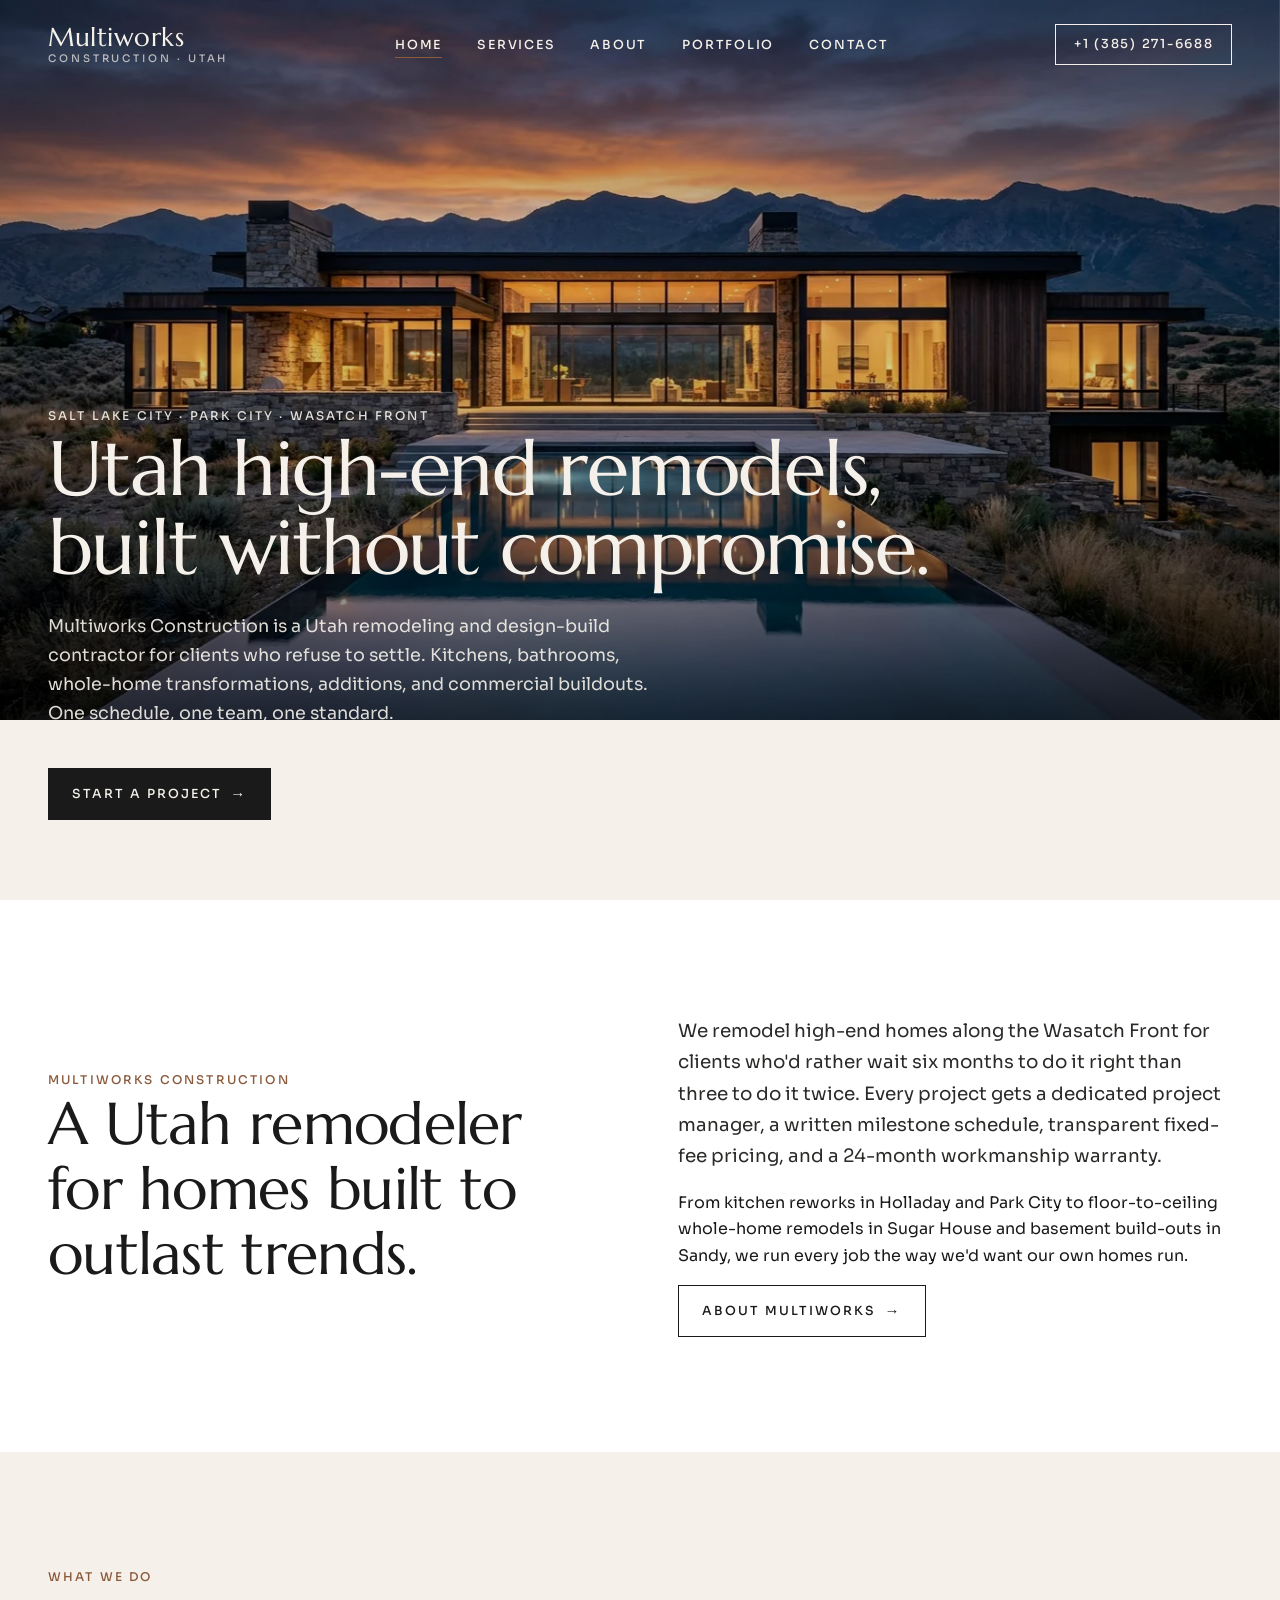
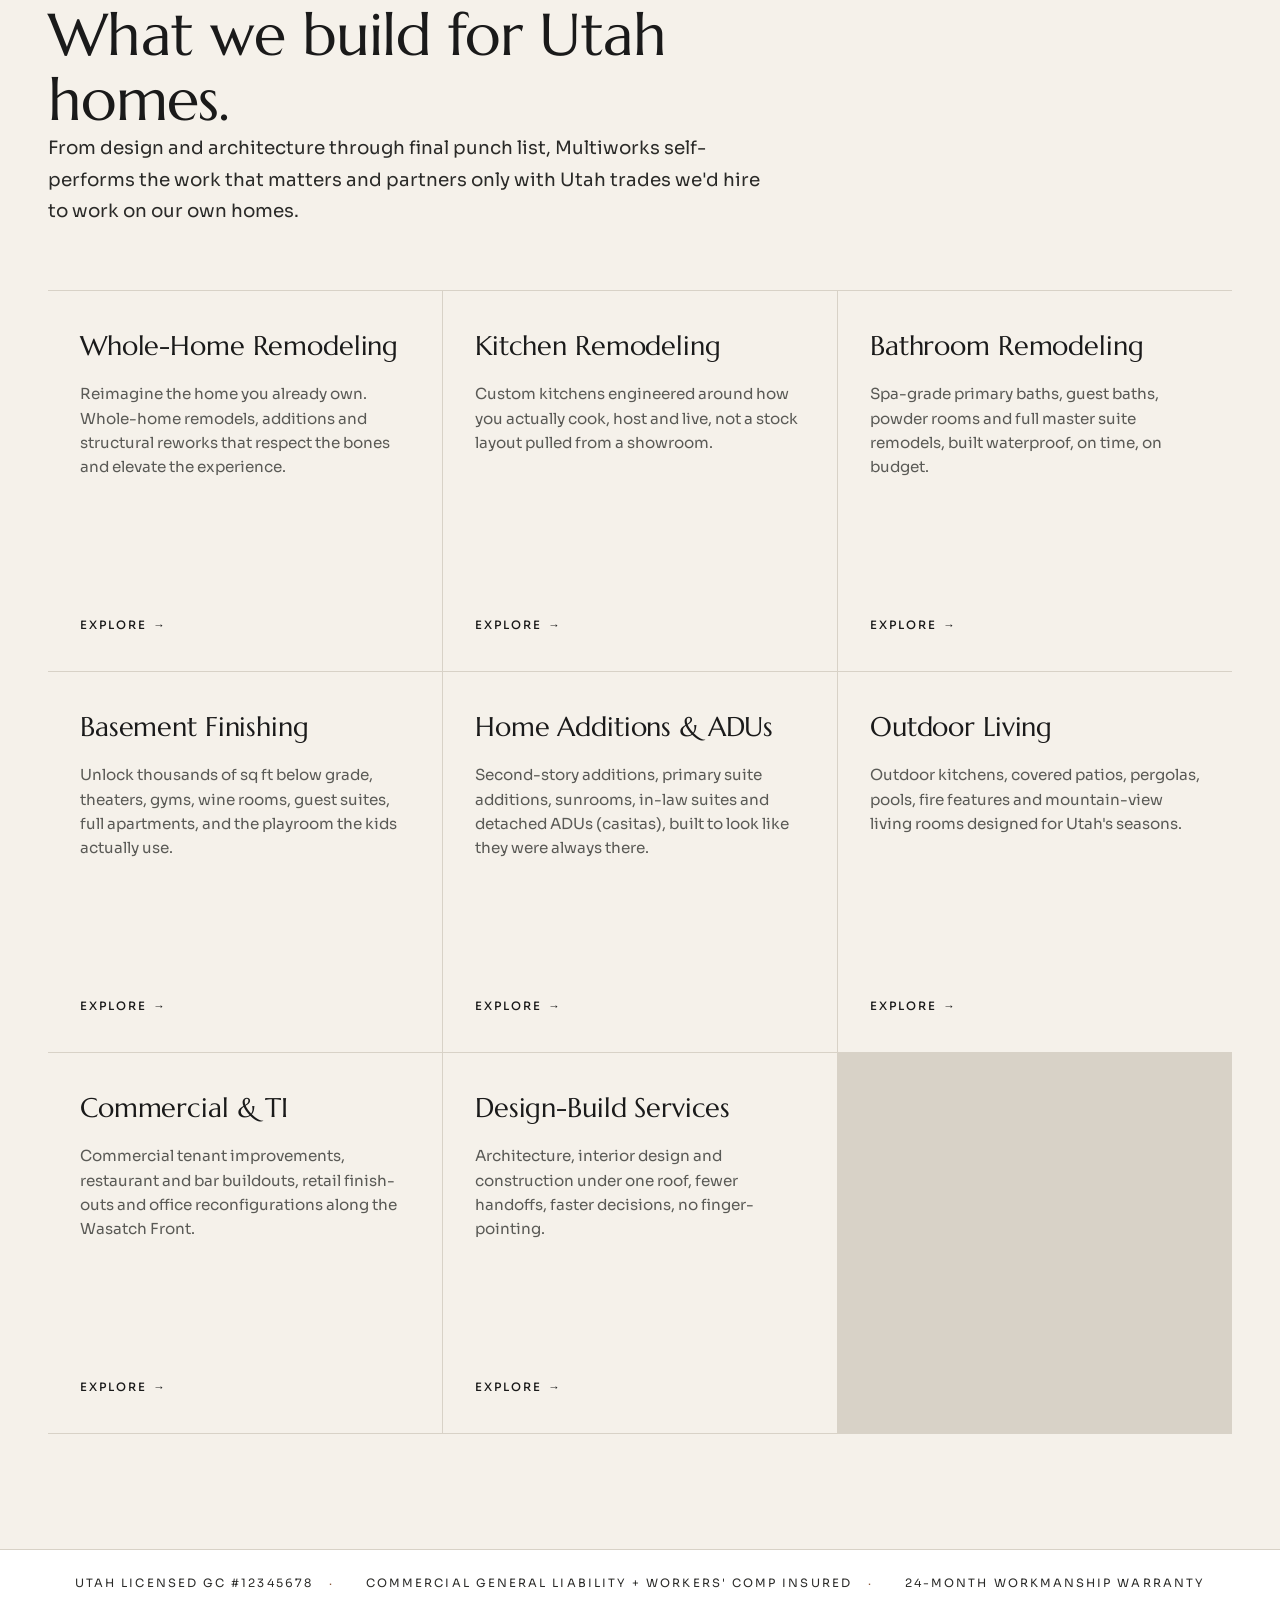
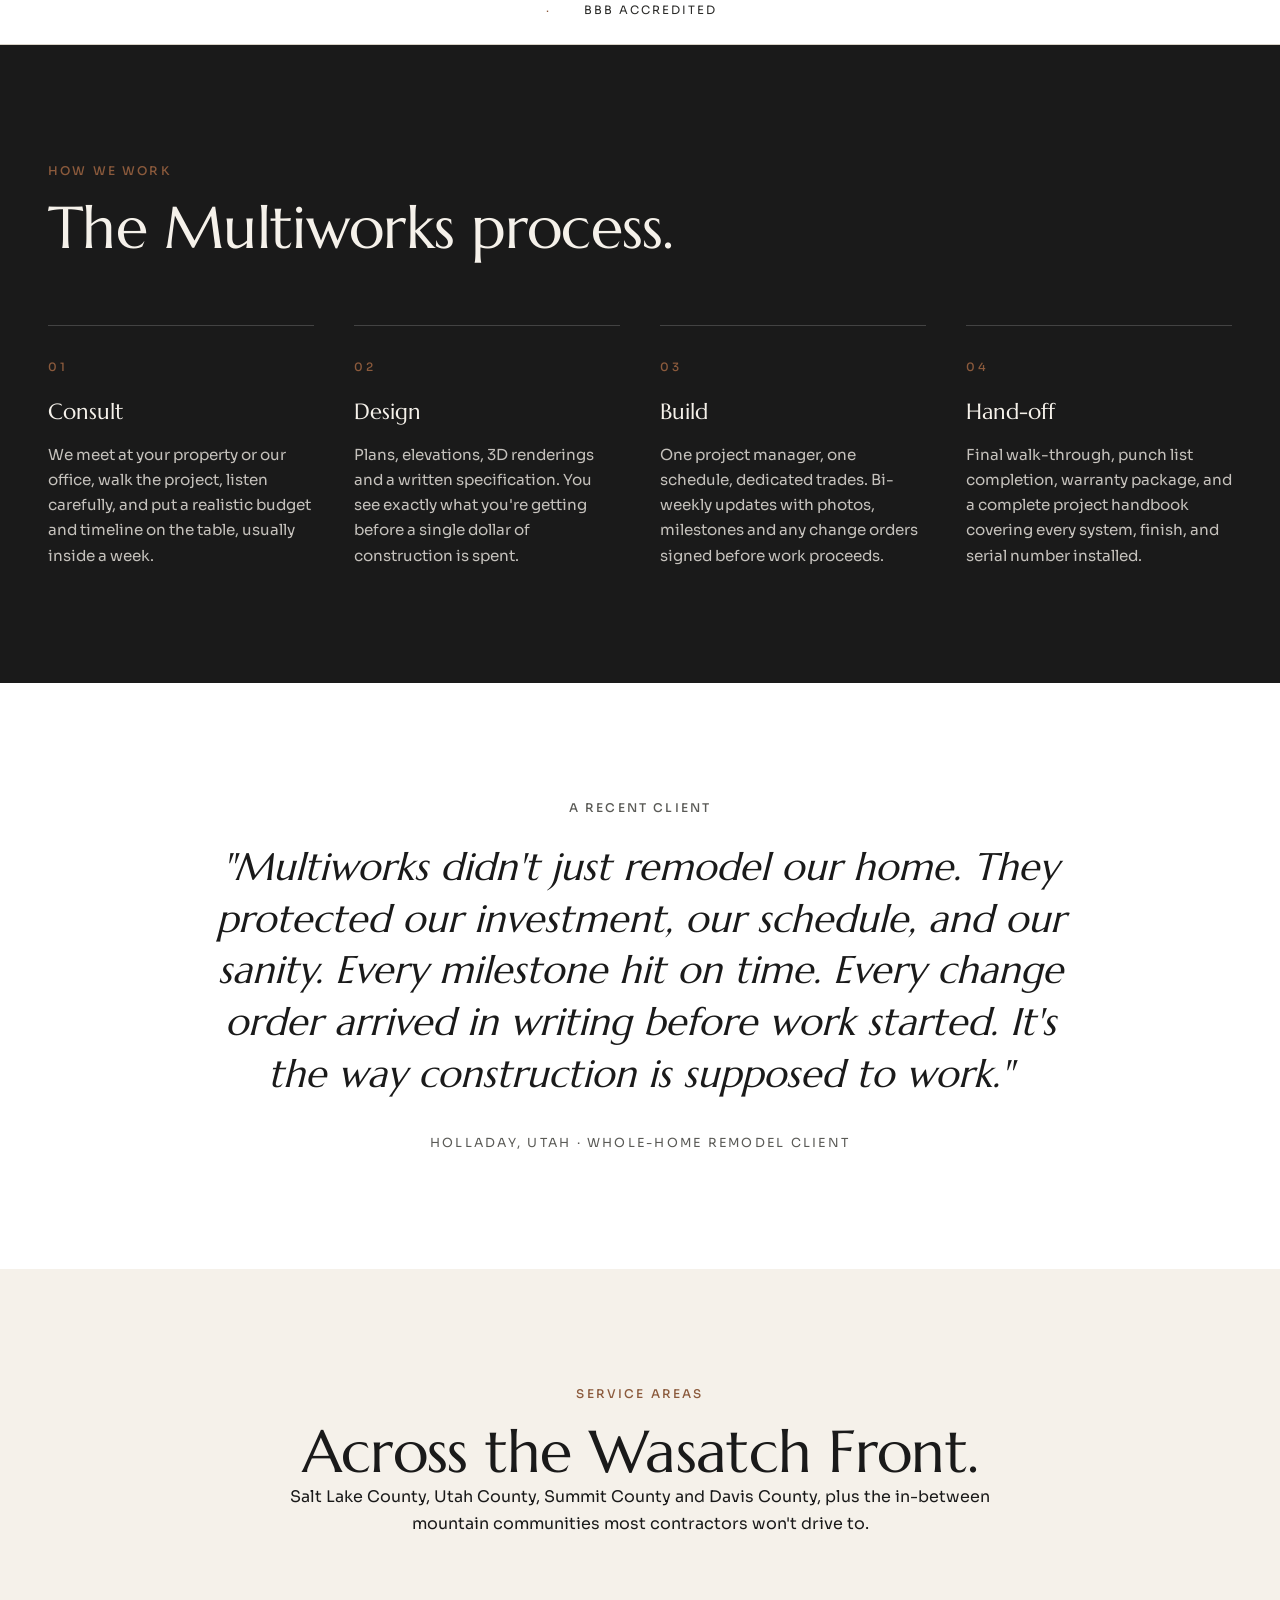
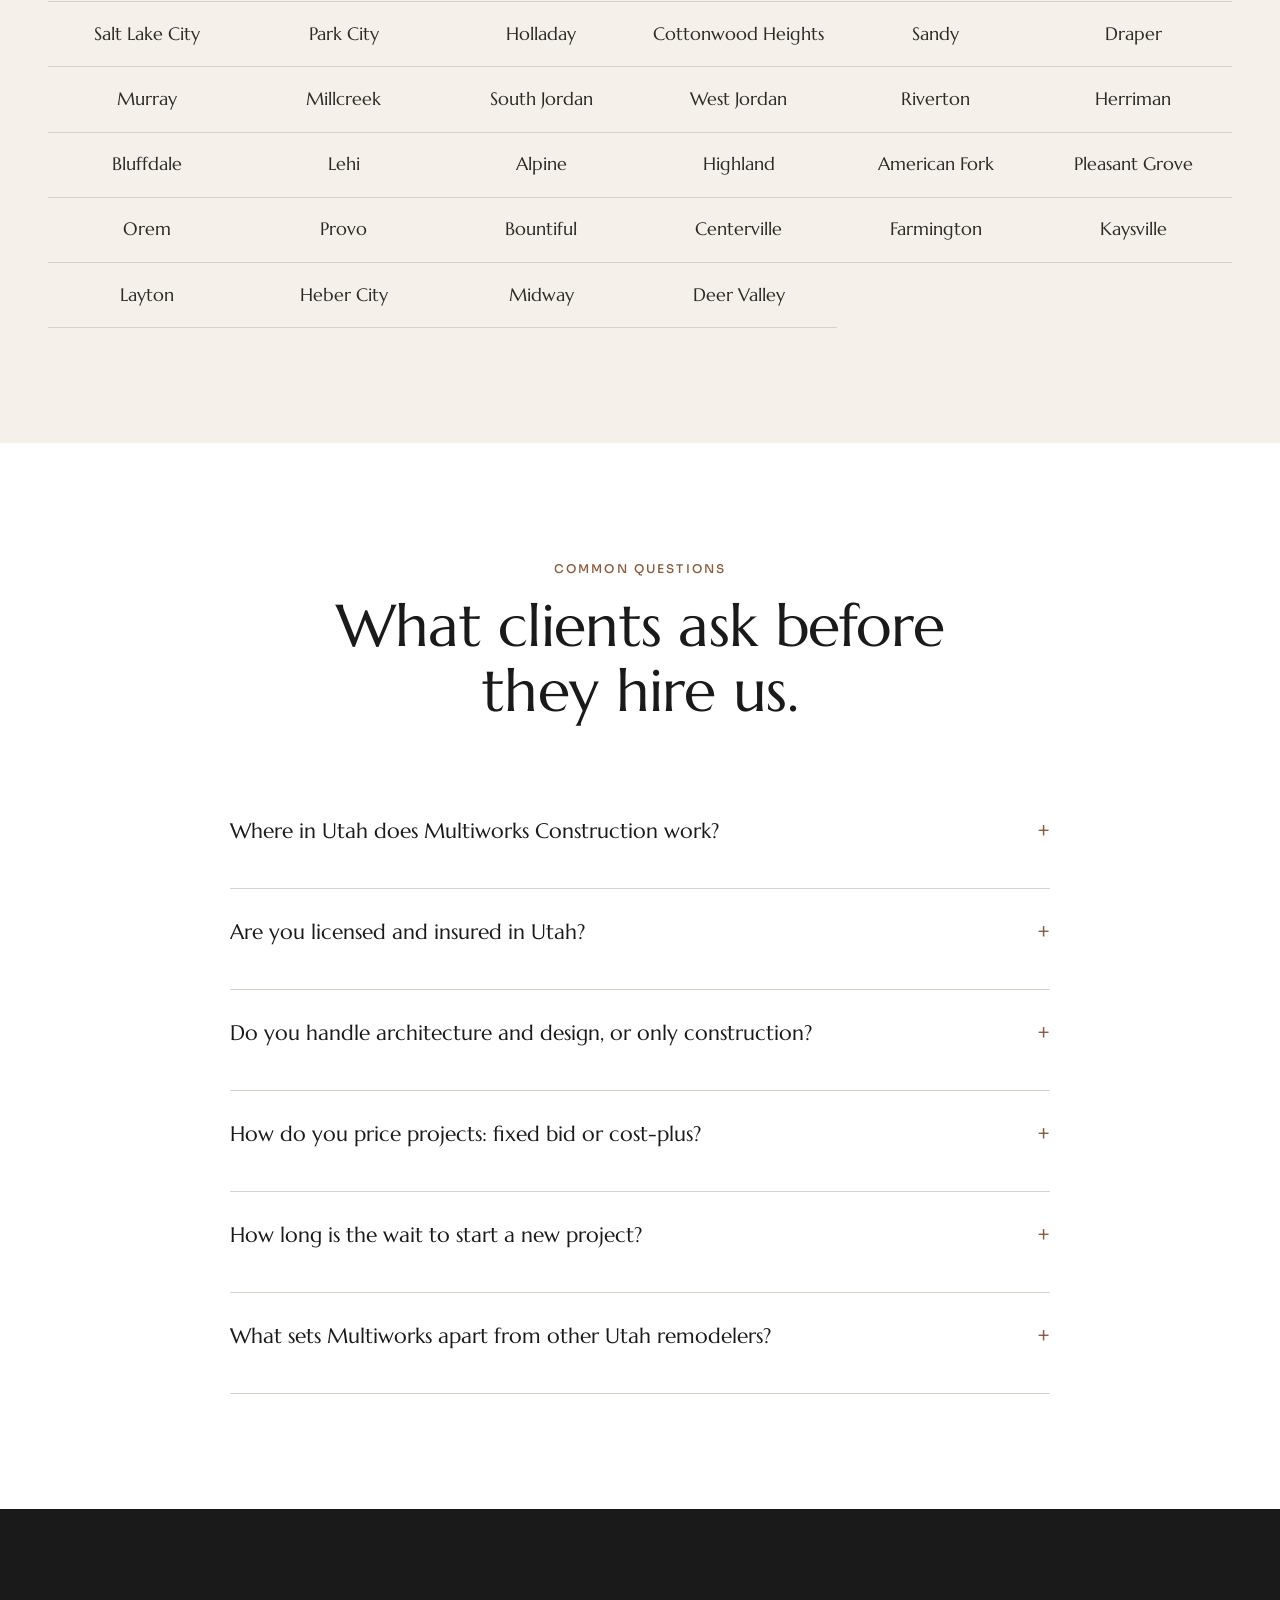
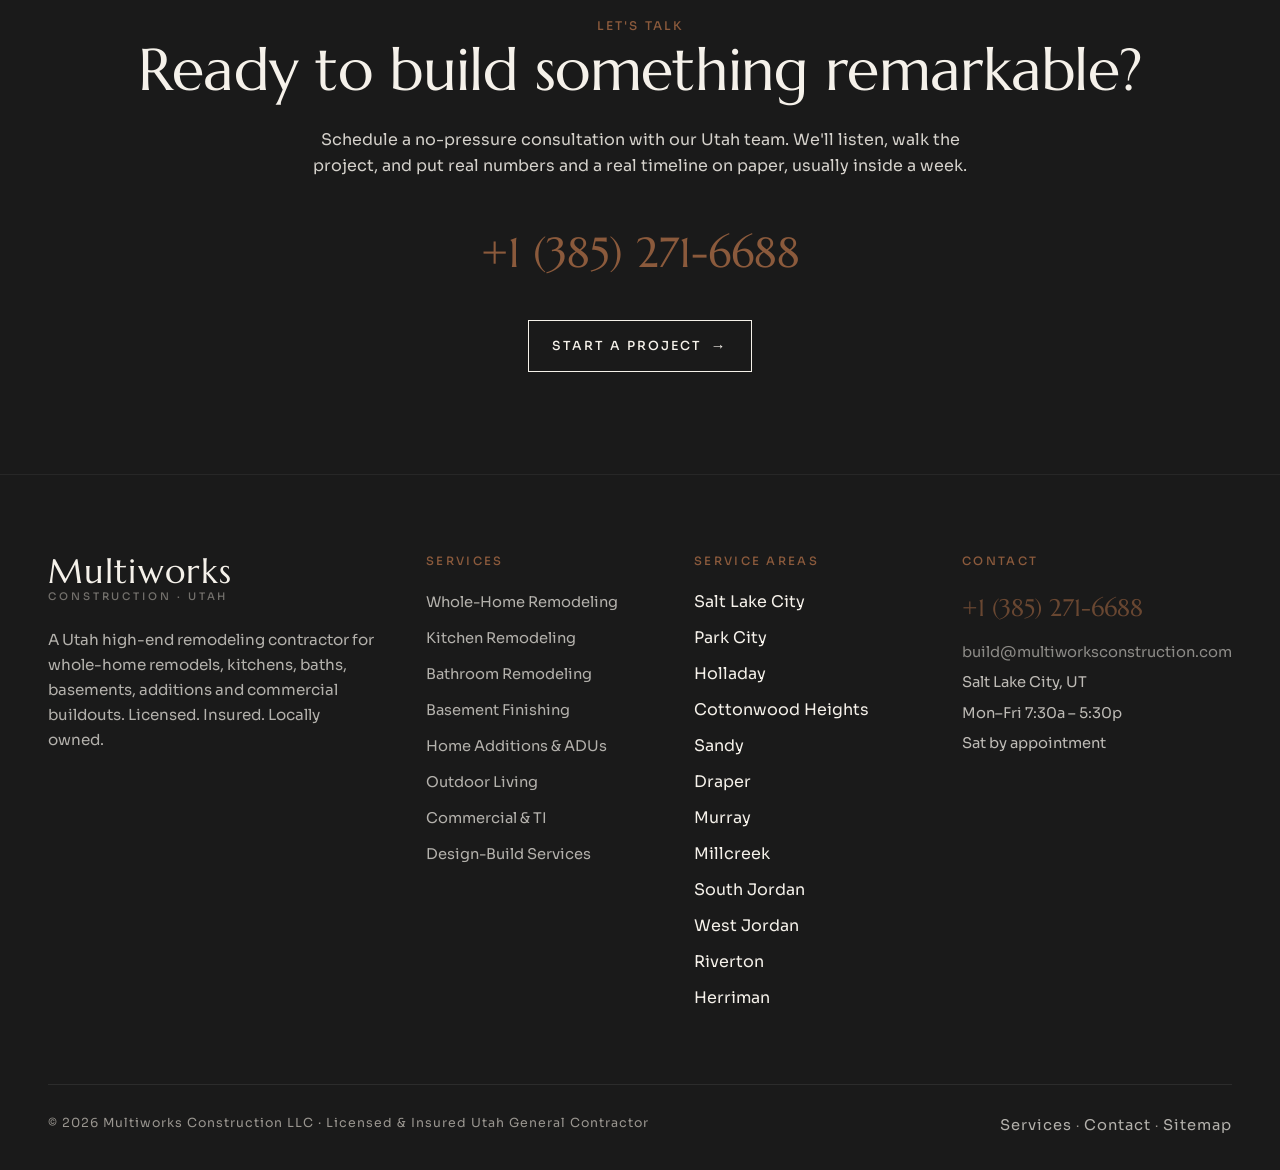
<file: index.html>
<!doctype html>
<html lang="en">
<head>
<meta charset="utf-8">
<meta name="viewport" content="width=device-width,initial-scale=1">
<title>Multiworks Construction LLC | Utah High-End Remodeler &amp; Design-Build Contractor, Salt Lake City</title>
<meta name="description" content="Utah high-end remodeling and design-build contractor. Whole-home transformations, kitchens, baths, additions and commercial buildouts. Licensed, insured, locally owned.">
<link rel="canonical" href="https://multiworksconstruction.com/">
<meta name="robots" content="index,follow,max-image-preview:large">
<meta property="og:type" content="website">
<meta property="og:site_name" content="Multiworks Construction LLC">
<meta property="og:title" content="Multiworks Construction LLC | Utah High-End Remodeler &amp; Design-Build Contractor, Salt Lake City">
<meta property="og:description" content="Utah high-end remodeling and design-build contractor. Whole-home transformations, kitchens, baths, additions and commercial buildouts. Licensed, insured, locally owned.">
<meta property="og:url" content="https://multiworksconstruction.com/">
<meta property="og:image" content="https://multiworksconstruction.com/assets/img/hero-01.webp">
<meta name="twitter:card" content="summary_large_image">
<meta name="twitter:title" content="Multiworks Construction LLC | Utah High-End Remodeler &amp; Design-Build Contractor, Salt Lake City">
<meta name="twitter:description" content="Utah high-end remodeling and design-build contractor. Whole-home transformations, kitchens, baths, additions and commercial buildouts. Licensed, insured, locally owned.">
<meta name="twitter:image" content="https://multiworksconstruction.com/assets/img/hero-01.webp">
<meta name="theme-color" content="#1A1A1A">
<meta name="geo.region" content="US-UT">
<meta name="geo.placename" content="Salt Lake City, Utah">
<link rel="preconnect" href="https://fonts.googleapis.com">
<link rel="preconnect" href="https://fonts.gstatic.com" crossorigin>
<link rel="preload" as="image" href="https://multiworksconstruction.com/assets/img/hero-01.webp" fetchpriority="high">
<link rel="preload" as="style" href="https://fonts.googleapis.com/css2?family=Marcellus&family=Sora:wght@400;500;600&display=swap">
<link rel="stylesheet" href="https://fonts.googleapis.com/css2?family=Marcellus&family=Sora:wght@400;500;600&display=swap">
<link rel="stylesheet" href="/assets/styles.css">
<script type="application/ld+json">{"@context": "https://schema.org", "@type": ["GeneralContractor", "HomeAndConstructionBusiness", "LocalBusiness"], "name": "Multiworks Construction LLC", "alternateName": "Multiworks Construction", "url": "https://multiworksconstruction.com", "telephone": "+1 (385) 271-6688", "email": "build@multiworksconstruction.com", "image": "https://multiworksconstruction.com/assets/img/hero-01.webp", "logo": "https://multiworksconstruction.com/assets/img/hero-01.webp", "description": "Utah high-end remodeling and design-build contractor. Whole-home transformations, kitchens, baths, additions and commercial buildouts. Licensed, insured, locally owned.", "priceRange": "$$$", "address": {"@type": "PostalAddress", "addressLocality": "Salt Lake City", "addressRegion": "UT", "postalCode": "84101", "addressCountry": "US"}, "areaServed": [{"@type": "City", "name": "Salt Lake City"}, {"@type": "City", "name": "Park City"}, {"@type": "City", "name": "Holladay"}, {"@type": "City", "name": "Cottonwood Heights"}, {"@type": "City", "name": "Sandy"}, {"@type": "City", "name": "Draper"}, {"@type": "City", "name": "Murray"}, {"@type": "City", "name": "Millcreek"}, {"@type": "City", "name": "South Jordan"}, {"@type": "City", "name": "West Jordan"}, {"@type": "City", "name": "Riverton"}, {"@type": "City", "name": "Herriman"}, {"@type": "City", "name": "Bluffdale"}, {"@type": "City", "name": "Lehi"}, {"@type": "City", "name": "Alpine"}, {"@type": "City", "name": "Highland"}, {"@type": "City", "name": "American Fork"}, {"@type": "City", "name": "Pleasant Grove"}, {"@type": "City", "name": "Orem"}, {"@type": "City", "name": "Provo"}, {"@type": "City", "name": "Bountiful"}, {"@type": "City", "name": "Centerville"}, {"@type": "City", "name": "Farmington"}, {"@type": "City", "name": "Kaysville"}, {"@type": "City", "name": "Layton"}, {"@type": "City", "name": "Heber City"}, {"@type": "City", "name": "Midway"}, {"@type": "City", "name": "Deer Valley"}], "sameAs": [], "hasOfferCatalog": {"@type": "OfferCatalog", "name": "Construction & Remodeling Services", "itemListElement": [{"@type": "Offer", "itemOffered": {"@type": "Service", "name": "Whole-Home Remodeling", "url": "https://multiworksconstruction.com/whole-home-remodeling.html"}}, {"@type": "Offer", "itemOffered": {"@type": "Service", "name": "Kitchen Remodeling", "url": "https://multiworksconstruction.com/kitchen-remodeling.html"}}, {"@type": "Offer", "itemOffered": {"@type": "Service", "name": "Bathroom Remodeling", "url": "https://multiworksconstruction.com/bathroom-remodeling.html"}}, {"@type": "Offer", "itemOffered": {"@type": "Service", "name": "Basement Finishing", "url": "https://multiworksconstruction.com/basement-finishing.html"}}, {"@type": "Offer", "itemOffered": {"@type": "Service", "name": "Home Additions & ADUs", "url": "https://multiworksconstruction.com/home-additions.html"}}, {"@type": "Offer", "itemOffered": {"@type": "Service", "name": "Outdoor Living", "url": "https://multiworksconstruction.com/outdoor-living.html"}}, {"@type": "Offer", "itemOffered": {"@type": "Service", "name": "Commercial & TI", "url": "https://multiworksconstruction.com/commercial-construction.html"}}, {"@type": "Offer", "itemOffered": {"@type": "Service", "name": "Design-Build Services", "url": "https://multiworksconstruction.com/design-build.html"}}]}}</script>
<script type="application/ld+json">{"@context": "https://schema.org", "@type": "FAQPage", "mainEntity": [{"@type": "Question", "name": "Where in Utah does Multiworks Construction work?", "acceptedAnswer": {"@type": "Answer", "text": "We serve the entire Wasatch Front: Salt Lake City, Park City, Holladay, Sandy, Draper, Lehi, Provo, Bountiful, Cottonwood Heights and surrounding communities in Salt Lake, Utah, Summit and Davis counties."}}, {"@type": "Question", "name": "Are you licensed and insured in Utah?", "acceptedAnswer": {"@type": "Answer", "text": "Yes. Multiworks Construction LLC is a fully licensed Utah general contractor carrying commercial general liability and workers' comp insurance. Documentation is available on request."}}, {"@type": "Question", "name": "Do you handle architecture and design, or only construction?", "acceptedAnswer": {"@type": "Answer", "text": "Both. Our design-build team handles architecture, interior design, structural engineering and construction under one contract. We're also happy to work with architects and designers you've already chosen."}}, {"@type": "Question", "name": "How do you price projects: fixed bid or cost-plus?", "acceptedAnswer": {"@type": "Answer", "text": "We default to a transparent fixed-fee model. After selections are made, we lock the construction price with a clear allowance schedule. Cost-plus is offered on highly custom or unique projects."}}, {"@type": "Question", "name": "How long is the wait to start a new project?", "acceptedAnswer": {"@type": "Answer", "text": "Lead times vary by project size and trade availability. We typically schedule new project starts 6 to 12 weeks out and can sometimes start sooner. Call us for current availability."}}, {"@type": "Question", "name": "What sets Multiworks apart from other Utah remodelers?", "acceptedAnswer": {"@type": "Answer", "text": "Single point of accountability, transparent fixed-fee pricing, in-house design and trades, written milestone schedules, and a 24-month workmanship warranty on every project."}}]}</script>
</head>
<body><header class="nav">
  <div class="nav__inner">
    <a class="brand" href="/" aria-label="Multiworks Construction LLC home">
      <span class="brand__mark">Multiworks</span>
      <span class="brand__sub">Construction · Utah</span>
    </a>
    <ul class="nav__links">
      <li><a href="/" class="is-active">Home</a></li>
      <li><a href="/services.html" class="">Services</a></li>
      <li><a href="/about.html" class="">About</a></li>
      <li><a href="/portfolio.html" class="">Portfolio</a></li>
      <li><a href="/contact.html" class="">Contact</a></li>
    </ul>
    <a class="nav__cta" href="tel:+13852716688">+1 (385) 271-6688</a>
    <button class="nav__toggle" aria-label="Open menu"><span></span><span></span><span></span></button>
  </div>
</header>
<a class="tap-call" href="tel:+13852716688">Call +1 (385) 271-6688</a>

<section class="hero" id="top">
  <div class="hero__bg"><img class="hero__slide is-active" src="/assets/img/hero-01.webp" alt="White oak shaker kitchen with brass pulls and a waterfall quartz island, finished by Multiworks on a Holladay remodel." loading="eager" decoding="sync" fetchpriority="high" width="1376" height="768">
<img class="hero__slide" src="/assets/img/hero-05.webp" alt="Holladay primary bath with a curbless walk-in shower, freestanding tub and warmed limestone floor." loading="lazy" decoding="async" fetchpriority="low" width="1376" height="768">
<img class="hero__slide" src="/assets/img/hero-09.webp" alt="Salt Lake City home addition with mountain-view picture windows and white oak floors." loading="lazy" decoding="async" fetchpriority="low" width="1376" height="768"></div>
  <div class="hero__inner">
    <span class="eyebrow hero__eyebrow">Salt Lake City · Park City · Wasatch Front</span>
    <h1 class="hero__title">Utah high-end remodels, built without compromise.</h1>
    <p class="hero__sub">Multiworks Construction is a Utah remodeling and design-build contractor for clients who refuse to settle. Kitchens, bathrooms, whole-home transformations, additions, and commercial buildouts. One schedule, one team, one standard.</p>
    <div class="hero__cta">
      <a class="btn btn--solid" href="/contact.html">Start a project <span class="arrow">→</span></a>
      <a class="btn btn--ghost-light" href="tel:+13852716688">Call +1 (385) 271-6688</a>
    </div>
  </div>
  <div class="hero__meta">+1 (385) 271-6688</div>
</section>

<section class="section section--paper">
  <div class="wrap split reveal">
    <div>
      <span class="eyebrow">Multiworks Construction</span>
      <h2>A Utah remodeler for homes built to outlast trends.</h2>
    </div>
    <div>
      <p class="lead">We remodel high-end homes along the Wasatch Front for clients who'd rather wait six months to do it right than three to do it twice. Every project gets a dedicated project manager, a written milestone schedule, transparent fixed-fee pricing, and a 24-month workmanship warranty.</p>
      <p>From kitchen reworks in Holladay and Park City to floor-to-ceiling whole-home remodels in Sugar House and basement build-outs in Sandy, we run every job the way we'd want our own homes run.</p>
      <a class="btn btn--ghost" href="/about.html">About Multiworks <span class="arrow">→</span></a>
    </div>
  </div>
</section>

<section class="section">
  <div class="wrap">
    <div class="section__head reveal">
      <span class="eyebrow">What we do</span>
      <h2>What we build for Utah homes.</h2>
      <p class="lead">From design and architecture through final punch list, Multiworks self-performs the work that matters and partners only with Utah trades we'd hire to work on our own homes.</p>
    </div>
  </div>
  <div class="wrap reveal">
    <div class="service-grid">
      <a class="service-card" href="/whole-home-remodeling.html">
  <h3 class="service-card__title">Whole-Home Remodeling</h3>
  <p class="service-card__desc">Reimagine the home you already own. Whole-home remodels, additions and structural reworks that respect the bones and elevate the experience.</p>
  <span class="service-card__link">Explore <span class="arrow">&rarr;</span></span>
</a>
<a class="service-card" href="/kitchen-remodeling.html">
  <h3 class="service-card__title">Kitchen Remodeling</h3>
  <p class="service-card__desc">Custom kitchens engineered around how you actually cook, host and live, not a stock layout pulled from a showroom.</p>
  <span class="service-card__link">Explore <span class="arrow">&rarr;</span></span>
</a>
<a class="service-card" href="/bathroom-remodeling.html">
  <h3 class="service-card__title">Bathroom Remodeling</h3>
  <p class="service-card__desc">Spa-grade primary baths, guest baths, powder rooms and full master suite remodels, built waterproof, on time, on budget.</p>
  <span class="service-card__link">Explore <span class="arrow">&rarr;</span></span>
</a>
<a class="service-card" href="/basement-finishing.html">
  <h3 class="service-card__title">Basement Finishing</h3>
  <p class="service-card__desc">Unlock thousands of sq ft below grade, theaters, gyms, wine rooms, guest suites, full apartments, and the playroom the kids actually use.</p>
  <span class="service-card__link">Explore <span class="arrow">&rarr;</span></span>
</a>
<a class="service-card" href="/home-additions.html">
  <h3 class="service-card__title">Home Additions &amp; ADUs</h3>
  <p class="service-card__desc">Second-story additions, primary suite additions, sunrooms, in-law suites and detached ADUs (casitas), built to look like they were always there.</p>
  <span class="service-card__link">Explore <span class="arrow">&rarr;</span></span>
</a>
<a class="service-card" href="/outdoor-living.html">
  <h3 class="service-card__title">Outdoor Living</h3>
  <p class="service-card__desc">Outdoor kitchens, covered patios, pergolas, pools, fire features and mountain-view living rooms designed for Utah&#x27;s seasons.</p>
  <span class="service-card__link">Explore <span class="arrow">&rarr;</span></span>
</a>
<a class="service-card" href="/commercial-construction.html">
  <h3 class="service-card__title">Commercial &amp; TI</h3>
  <p class="service-card__desc">Commercial tenant improvements, restaurant and bar buildouts, retail finish-outs and office reconfigurations along the Wasatch Front.</p>
  <span class="service-card__link">Explore <span class="arrow">&rarr;</span></span>
</a>
<a class="service-card" href="/design-build.html">
  <h3 class="service-card__title">Design-Build Services</h3>
  <p class="service-card__desc">Architecture, interior design and construction under one roof, fewer handoffs, faster decisions, no finger-pointing.</p>
  <span class="service-card__link">Explore <span class="arrow">&rarr;</span></span>
</a>
    </div>
  </div>
</section>

<aside class="trust-strip reveal" aria-label="License and credentials">
  <div class="wrap trust-strip__row">
    <span class="trust-strip__item">Utah Licensed GC #12345678</span>
    <span class="trust-strip__item">Commercial general liability + workers&#x27; comp insured</span>
    <span class="trust-strip__item">24-month workmanship warranty</span>
    <span class="trust-strip__item">BBB accredited</span>
  </div>
</aside>

<section class="section section--ink">
  <div class="wrap">
    <div class="section__head reveal">
      <span class="eyebrow">How we work</span>
      <h2 class="on-ink">The Multiworks process.</h2>
    </div>
    <div class="process reveal">
<div class="process__step"><div class="process__num">01</div><div class="process__title">Consult</div><div class="process__desc">We meet at your property or our office, walk the project, listen carefully, and put a realistic budget and timeline on the table, usually inside a week.</div></div>
<div class="process__step"><div class="process__num">02</div><div class="process__title">Design</div><div class="process__desc">Plans, elevations, 3D renderings and a written specification. You see exactly what you&#x27;re getting before a single dollar of construction is spent.</div></div>
<div class="process__step"><div class="process__num">03</div><div class="process__title">Build</div><div class="process__desc">One project manager, one schedule, dedicated trades. Bi-weekly updates with photos, milestones and any change orders signed before work proceeds.</div></div>
<div class="process__step"><div class="process__num">04</div><div class="process__title">Hand-off</div><div class="process__desc">Final walk-through, punch list completion, warranty package, and a complete project handbook covering every system, finish, and serial number installed.</div></div>
    </div>
  </div>
</section>

<section class="section section--paper">
  <div class="wrap reveal">
    <div class="testimonial">
      <span class="eyebrow eyebrow--mute eyebrow--block">A recent client</span>
      <p class="testimonial__quote">"Multiworks didn't just remodel our home. They protected our investment, our schedule, and our sanity. Every milestone hit on time. Every change order arrived in writing before work started. It's the way construction is supposed to work."</p>
      <div class="testimonial__attr">Holladay, Utah · Whole-Home Remodel Client</div>
    </div>
  </div>
</section>

<section class="section">
  <div class="wrap">
    <div class="section__head section__head--center reveal">
      <span class="eyebrow">Service areas</span>
      <h2>Across the Wasatch Front.</h2>
      <p>Salt Lake County, Utah County, Summit County and Davis County, plus the in-between mountain communities most contractors won't drive to.</p>
    </div>
    <div class="areas-grid reveal"><div>Salt Lake City</div>
<div>Park City</div>
<div>Holladay</div>
<div>Cottonwood Heights</div>
<div>Sandy</div>
<div>Draper</div>
<div>Murray</div>
<div>Millcreek</div>
<div>South Jordan</div>
<div>West Jordan</div>
<div>Riverton</div>
<div>Herriman</div>
<div>Bluffdale</div>
<div>Lehi</div>
<div>Alpine</div>
<div>Highland</div>
<div>American Fork</div>
<div>Pleasant Grove</div>
<div>Orem</div>
<div>Provo</div>
<div>Bountiful</div>
<div>Centerville</div>
<div>Farmington</div>
<div>Kaysville</div>
<div>Layton</div>
<div>Heber City</div>
<div>Midway</div>
<div>Deer Valley</div></div>
  </div>
</section>

<section class="section section--paper">
  <div class="wrap">
    <div class="section__head section__head--center reveal">
      <span class="eyebrow">Common questions</span>
      <h2>What clients ask before they hire us.</h2>
    </div>
    <div class="faq reveal"><div class="faq__item"><button class="faq__q" type="button">Where in Utah does Multiworks Construction work? <span class="plus">+</span></button><div class="faq__a"><p>We serve the entire Wasatch Front: Salt Lake City, Park City, Holladay, Sandy, Draper, Lehi, Provo, Bountiful, Cottonwood Heights and surrounding communities in Salt Lake, Utah, Summit and Davis counties.</p></div></div>
<div class="faq__item"><button class="faq__q" type="button">Are you licensed and insured in Utah? <span class="plus">+</span></button><div class="faq__a"><p>Yes. Multiworks Construction LLC is a fully licensed Utah general contractor carrying commercial general liability and workers&#x27; comp insurance. Documentation is available on request.</p></div></div>
<div class="faq__item"><button class="faq__q" type="button">Do you handle architecture and design, or only construction? <span class="plus">+</span></button><div class="faq__a"><p>Both. Our design-build team handles architecture, interior design, structural engineering and construction under one contract. We&#x27;re also happy to work with architects and designers you&#x27;ve already chosen.</p></div></div>
<div class="faq__item"><button class="faq__q" type="button">How do you price projects: fixed bid or cost-plus? <span class="plus">+</span></button><div class="faq__a"><p>We default to a transparent fixed-fee model. After selections are made, we lock the construction price with a clear allowance schedule. Cost-plus is offered on highly custom or unique projects.</p></div></div>
<div class="faq__item"><button class="faq__q" type="button">How long is the wait to start a new project? <span class="plus">+</span></button><div class="faq__a"><p>Lead times vary by project size and trade availability. We typically schedule new project starts 6 to 12 weeks out and can sometimes start sooner. Call us for current availability.</p></div></div>
<div class="faq__item"><button class="faq__q" type="button">What sets Multiworks apart from other Utah remodelers? <span class="plus">+</span></button><div class="faq__a"><p>Single point of accountability, transparent fixed-fee pricing, in-house design and trades, written milestone schedules, and a 24-month workmanship warranty on every project.</p></div></div></div>
  </div>
</section>

<section class="cta-band">
  <div class="wrap reveal">
    <span class="eyebrow">Let's talk</span>
    <h2>Ready to build something remarkable?</h2>
    <p class="cta-band__body">Schedule a no-pressure consultation with our Utah team. We'll listen, walk the project, and put real numbers and a real timeline on paper, usually inside a week.</p>
    <a class="phone" href="tel:+13852716688">+1 (385) 271-6688</a><br>
    <a class="btn btn--ghost-light" href="/contact.html">Start a project <span class="arrow">→</span></a>
  </div>
</section>
<footer class="footer">
  <div class="wrap">
    <div class="footer__grid">
      <div class="footer__brand">
        <div class="brand">
          <span class="brand__mark">Multiworks</span>
          <span class="brand__sub">Construction · Utah</span>
        </div>
        <p class="footer__about">A Utah high-end remodeling contractor for whole-home remodels, kitchens, baths, basements, additions and commercial buildouts. Licensed. Insured. Locally owned.</p>
      </div>
      <div>
        <h3 class="footer__heading">Services</h3>
        <ul><li><a href="/whole-home-remodeling.html">Whole-Home Remodeling</a></li>
<li><a href="/kitchen-remodeling.html">Kitchen Remodeling</a></li>
<li><a href="/bathroom-remodeling.html">Bathroom Remodeling</a></li>
<li><a href="/basement-finishing.html">Basement Finishing</a></li>
<li><a href="/home-additions.html">Home Additions &amp; ADUs</a></li>
<li><a href="/outdoor-living.html">Outdoor Living</a></li>
<li><a href="/commercial-construction.html">Commercial &amp; TI</a></li>
<li><a href="/design-build.html">Design-Build Services</a></li></ul>
      </div>
      <div>
        <h3 class="footer__heading">Service Areas</h3>
        <ul><li>Salt Lake City</li>
<li>Park City</li>
<li>Holladay</li>
<li>Cottonwood Heights</li>
<li>Sandy</li>
<li>Draper</li>
<li>Murray</li>
<li>Millcreek</li>
<li>South Jordan</li>
<li>West Jordan</li>
<li>Riverton</li>
<li>Herriman</li></ul>
      </div>
      <div class="footer__contact">
        <h3 class="footer__heading">Contact</h3>
        <a class="phone" href="tel:+13852716688">+1 (385) 271-6688</a>
        <p><a href="mailto:build@multiworksconstruction.com">build@multiworksconstruction.com</a></p>
        <p>Salt Lake City, UT</p>
        <p>Mon–Fri 7:30a – 5:30p</p>
        <p>Sat by appointment</p>
      </div>
    </div>
    <div class="footer__bottom">
      <div>© 2026 Multiworks Construction LLC · Licensed &amp; Insured Utah General Contractor</div>
      <div><a href="/services.html">Services</a> · <a href="/contact.html">Contact</a> · <a href="/sitemap.xml">Sitemap</a></div>
    </div>
  </div>
</footer>
<script src="/assets/nav.js" defer></script>
</body></html>
</file>
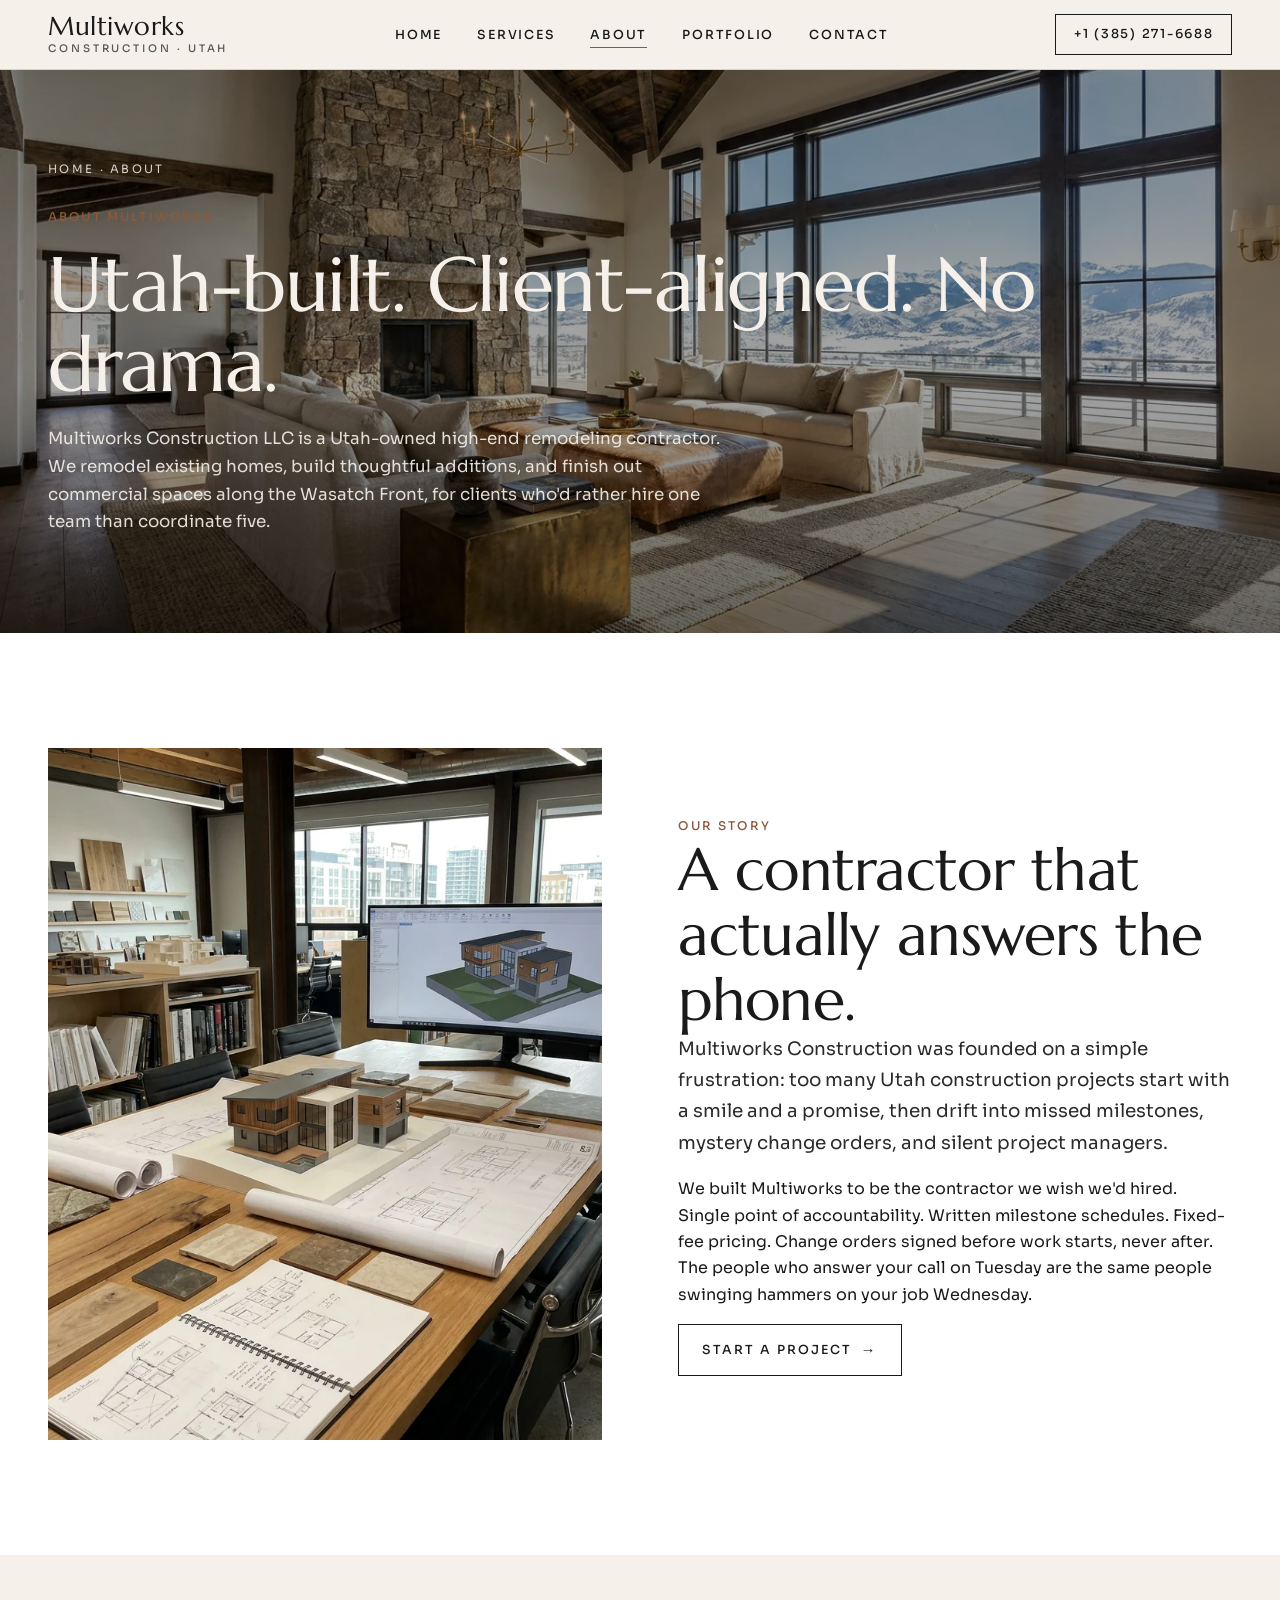
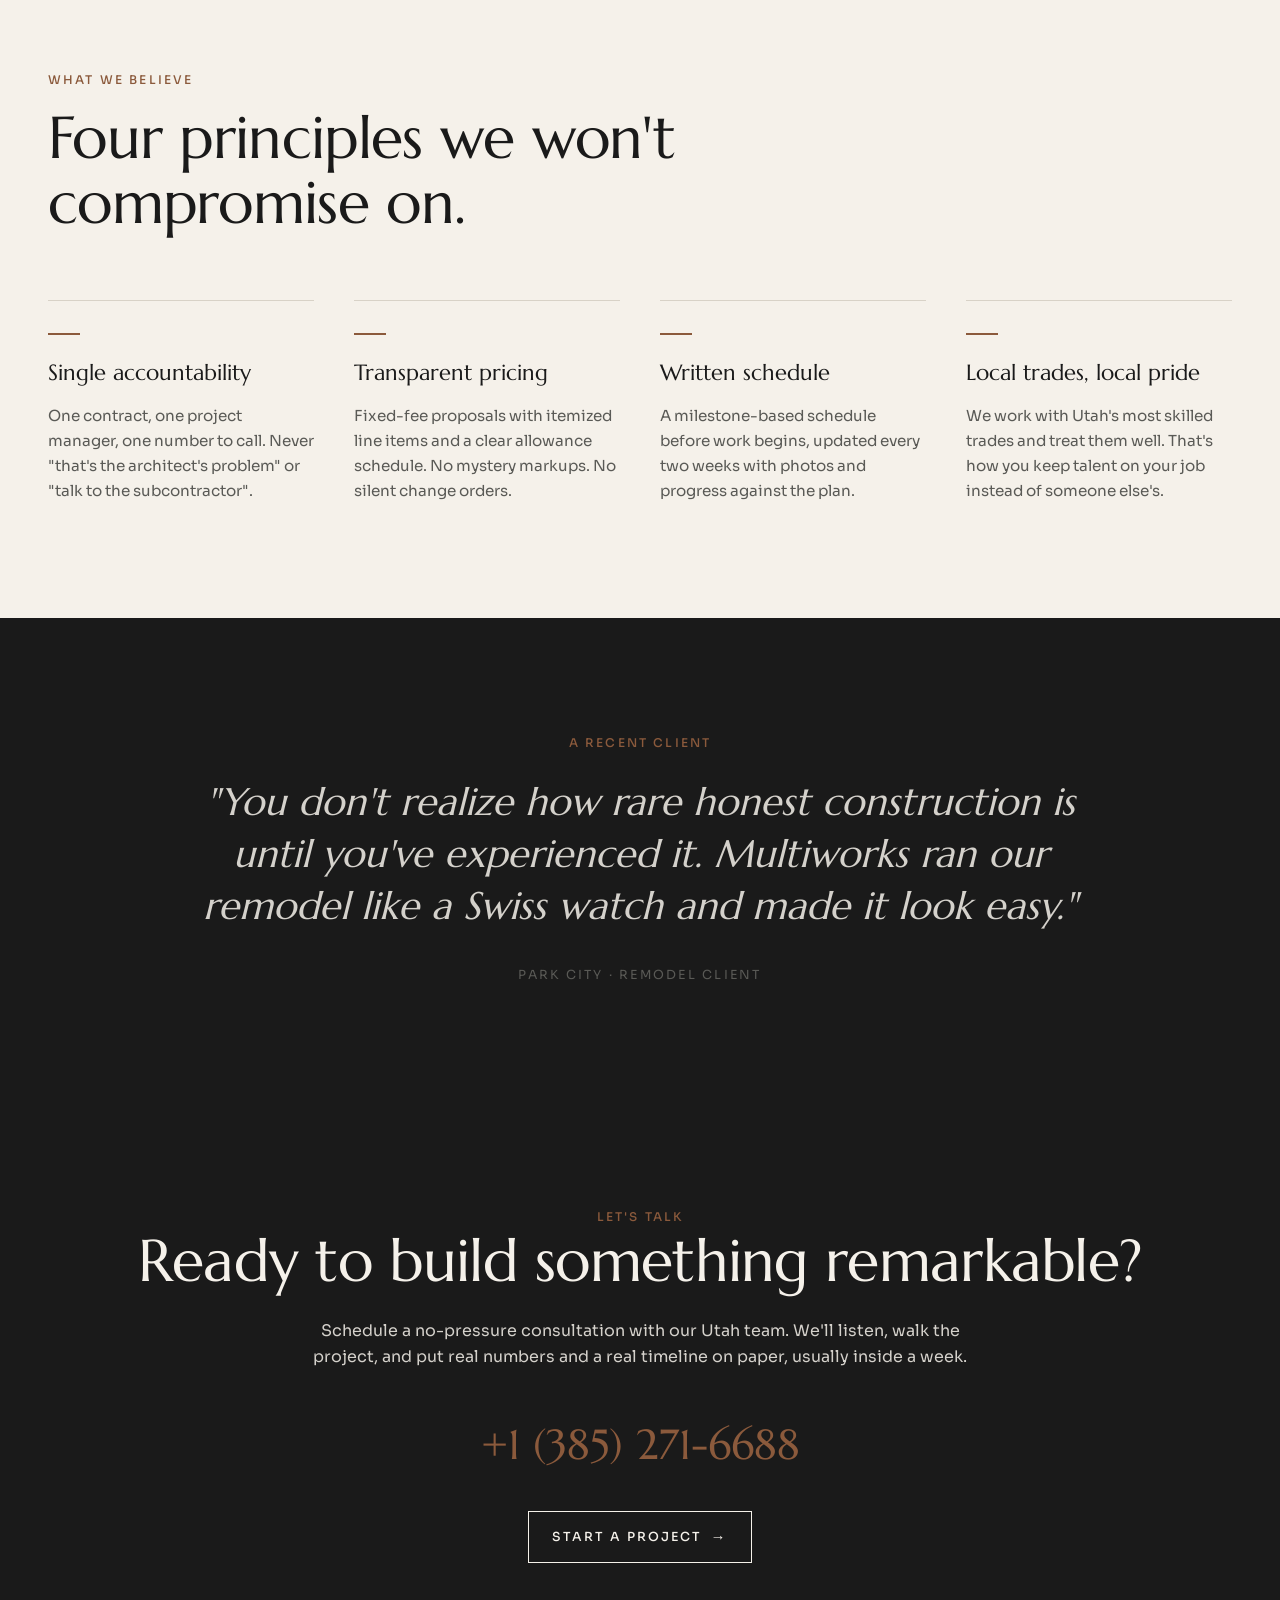
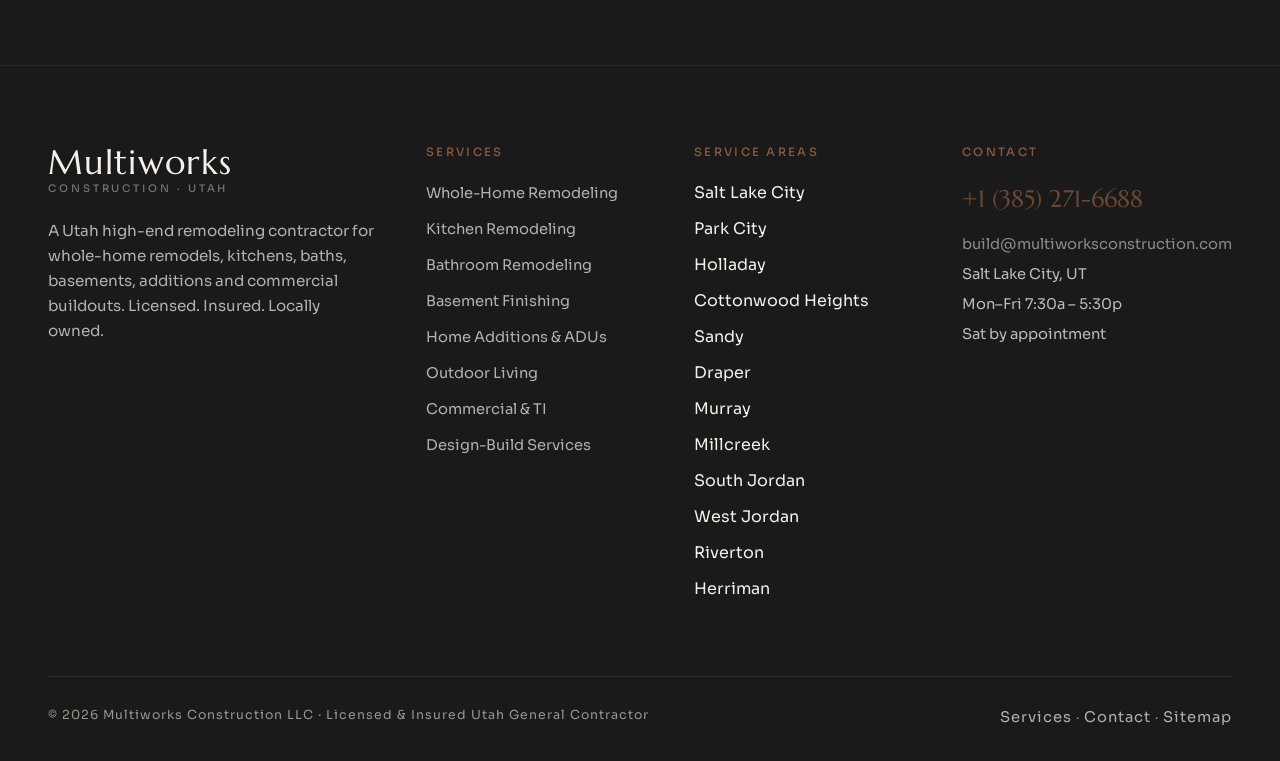
<file: about.html>
<!doctype html>
<html lang="en">
<head>
<meta charset="utf-8">
<meta name="viewport" content="width=device-width,initial-scale=1">
<title>About Multiworks Construction | Utah High-End Remodeler &amp; Design-Build Contractor</title>
<meta name="description" content="Multiworks Construction LLC is a Utah-owned high-end remodeler serving Salt Lake City, Park City and the Wasatch Front. Licensed, insured, locally rooted.">
<link rel="canonical" href="https://multiworksconstruction.com/about.html">
<meta name="robots" content="index,follow,max-image-preview:large">
<meta property="og:type" content="website">
<meta property="og:site_name" content="Multiworks Construction LLC">
<meta property="og:title" content="About Multiworks Construction | Utah High-End Remodeler &amp; Design-Build Contractor">
<meta property="og:description" content="Multiworks Construction LLC is a Utah-owned high-end remodeler serving Salt Lake City, Park City and the Wasatch Front. Licensed, insured, locally rooted.">
<meta property="og:url" content="https://multiworksconstruction.com/about.html">
<meta property="og:image" content="https://multiworksconstruction.com/assets/img/hero-05.webp">
<meta name="twitter:card" content="summary_large_image">
<meta name="twitter:title" content="About Multiworks Construction | Utah High-End Remodeler &amp; Design-Build Contractor">
<meta name="twitter:description" content="Multiworks Construction LLC is a Utah-owned high-end remodeler serving Salt Lake City, Park City and the Wasatch Front. Licensed, insured, locally rooted.">
<meta name="twitter:image" content="https://multiworksconstruction.com/assets/img/hero-05.webp">
<meta name="theme-color" content="#1A1A1A">
<meta name="geo.region" content="US-UT">
<meta name="geo.placename" content="Salt Lake City, Utah">
<link rel="preconnect" href="https://fonts.googleapis.com">
<link rel="preconnect" href="https://fonts.gstatic.com" crossorigin>
<link rel="preload" as="image" href="https://multiworksconstruction.com/assets/img/hero-05.webp" fetchpriority="high">
<link rel="preload" as="style" href="https://fonts.googleapis.com/css2?family=Marcellus&family=Sora:wght@400;500;600&display=swap">
<link rel="stylesheet" href="https://fonts.googleapis.com/css2?family=Marcellus&family=Sora:wght@400;500;600&display=swap">
<link rel="stylesheet" href="/assets/styles.css">
<script type="application/ld+json">{"@context": "https://schema.org", "@type": ["GeneralContractor", "HomeAndConstructionBusiness", "LocalBusiness"], "name": "Multiworks Construction LLC", "alternateName": "Multiworks Construction", "url": "https://multiworksconstruction.com", "telephone": "+1 (385) 271-6688", "email": "build@multiworksconstruction.com", "image": "https://multiworksconstruction.com/assets/img/hero-05.webp", "logo": "https://multiworksconstruction.com/assets/img/hero-05.webp", "description": "Utah high-end remodeling and design-build contractor. Whole-home transformations, kitchens, baths, additions and commercial buildouts. Licensed, insured, locally owned.", "priceRange": "$$$", "address": {"@type": "PostalAddress", "addressLocality": "Salt Lake City", "addressRegion": "UT", "postalCode": "84101", "addressCountry": "US"}, "areaServed": [{"@type": "City", "name": "Salt Lake City"}, {"@type": "City", "name": "Park City"}, {"@type": "City", "name": "Holladay"}, {"@type": "City", "name": "Cottonwood Heights"}, {"@type": "City", "name": "Sandy"}, {"@type": "City", "name": "Draper"}, {"@type": "City", "name": "Murray"}, {"@type": "City", "name": "Millcreek"}, {"@type": "City", "name": "South Jordan"}, {"@type": "City", "name": "West Jordan"}, {"@type": "City", "name": "Riverton"}, {"@type": "City", "name": "Herriman"}, {"@type": "City", "name": "Bluffdale"}, {"@type": "City", "name": "Lehi"}, {"@type": "City", "name": "Alpine"}, {"@type": "City", "name": "Highland"}, {"@type": "City", "name": "American Fork"}, {"@type": "City", "name": "Pleasant Grove"}, {"@type": "City", "name": "Orem"}, {"@type": "City", "name": "Provo"}, {"@type": "City", "name": "Bountiful"}, {"@type": "City", "name": "Centerville"}, {"@type": "City", "name": "Farmington"}, {"@type": "City", "name": "Kaysville"}, {"@type": "City", "name": "Layton"}, {"@type": "City", "name": "Heber City"}, {"@type": "City", "name": "Midway"}, {"@type": "City", "name": "Deer Valley"}], "sameAs": [], "hasOfferCatalog": {"@type": "OfferCatalog", "name": "Construction & Remodeling Services", "itemListElement": [{"@type": "Offer", "itemOffered": {"@type": "Service", "name": "Whole-Home Remodeling", "url": "https://multiworksconstruction.com/whole-home-remodeling.html"}}, {"@type": "Offer", "itemOffered": {"@type": "Service", "name": "Kitchen Remodeling", "url": "https://multiworksconstruction.com/kitchen-remodeling.html"}}, {"@type": "Offer", "itemOffered": {"@type": "Service", "name": "Bathroom Remodeling", "url": "https://multiworksconstruction.com/bathroom-remodeling.html"}}, {"@type": "Offer", "itemOffered": {"@type": "Service", "name": "Basement Finishing", "url": "https://multiworksconstruction.com/basement-finishing.html"}}, {"@type": "Offer", "itemOffered": {"@type": "Service", "name": "Home Additions & ADUs", "url": "https://multiworksconstruction.com/home-additions.html"}}, {"@type": "Offer", "itemOffered": {"@type": "Service", "name": "Outdoor Living", "url": "https://multiworksconstruction.com/outdoor-living.html"}}, {"@type": "Offer", "itemOffered": {"@type": "Service", "name": "Commercial & TI", "url": "https://multiworksconstruction.com/commercial-construction.html"}}, {"@type": "Offer", "itemOffered": {"@type": "Service", "name": "Design-Build Services", "url": "https://multiworksconstruction.com/design-build.html"}}]}}</script>
</head>
<body><header class="nav is-light">
  <div class="nav__inner">
    <a class="brand" href="/" aria-label="Multiworks Construction LLC home">
      <span class="brand__mark">Multiworks</span>
      <span class="brand__sub">Construction · Utah</span>
    </a>
    <ul class="nav__links">
      <li><a href="/" class="">Home</a></li>
      <li><a href="/services.html" class="">Services</a></li>
      <li><a href="/about.html" class="is-active">About</a></li>
      <li><a href="/portfolio.html" class="">Portfolio</a></li>
      <li><a href="/contact.html" class="">Contact</a></li>
    </ul>
    <a class="nav__cta" href="tel:+13852716688">+1 (385) 271-6688</a>
    <button class="nav__toggle" aria-label="Open menu"><span></span><span></span><span></span></button>
  </div>
</header>
<a class="tap-call" href="tel:+13852716688">Call +1 (385) 271-6688</a>

<section class="page-hero">
  <div class="page-hero__bg"><img src="/assets/img/hero-05.webp" alt="Multiworks Construction project photograph: hero-05" loading="eager" fetchpriority="high" decoding="sync" width="1376" height="768"></div>
  <div class="page-hero__inner">
    <div class="crumbs"><a href="/">Home</a> · About</div>
    <span class="eyebrow">About Multiworks</span>
    <h1 class="page-hero__title">Utah-built. Client-aligned. No drama.</h1>
    <p class="page-hero__sub">Multiworks Construction LLC is a Utah-owned high-end remodeling contractor. We remodel existing homes, build thoughtful additions, and finish out commercial spaces along the Wasatch Front, for clients who'd rather hire one team than coordinate five.</p>
  </div>
</section>

<section class="section section--paper">
  <div class="wrap split reveal">
    <div class="split__image"><img src="/assets/img/design-build-02.webp" alt="Interior selections board with stone, wood and tile samples" loading="lazy" decoding="async" width="800" height="1000"></div>
    <div>
      <span class="eyebrow">Our story</span>
      <h2>A contractor that actually answers the phone.</h2>
      <p class="lead">Multiworks Construction was founded on a simple frustration: too many Utah construction projects start with a smile and a promise, then drift into missed milestones, mystery change orders, and silent project managers.</p>
      <p>We built Multiworks to be the contractor we wish we'd hired. Single point of accountability. Written milestone schedules. Fixed-fee pricing. Change orders signed before work starts, never after. The people who answer your call on Tuesday are the same people swinging hammers on your job Wednesday.</p>
      <a class="btn btn--ghost" href="/contact.html">Start a project <span class="arrow">→</span></a>
    </div>
  </div>
</section>

<section class="section">
  <div class="wrap">
    <div class="section__head reveal">
      <span class="eyebrow">What we believe</span>
      <h2>Four principles we won't compromise on.</h2>
    </div>
    <div class="process reveal">
      <div class="principle"><div class="principle__mark" aria-hidden="true"></div><div class="process__title">Single accountability</div><div class="process__desc">One contract, one project manager, one number to call. Never "that's the architect's problem" or "talk to the subcontractor".</div></div>
      <div class="principle"><div class="principle__mark" aria-hidden="true"></div><div class="process__title">Transparent pricing</div><div class="process__desc">Fixed-fee proposals with itemized line items and a clear allowance schedule. No mystery markups. No silent change orders.</div></div>
      <div class="principle"><div class="principle__mark" aria-hidden="true"></div><div class="process__title">Written schedule</div><div class="process__desc">A milestone-based schedule before work begins, updated every two weeks with photos and progress against the plan.</div></div>
      <div class="principle"><div class="principle__mark" aria-hidden="true"></div><div class="process__title">Local trades, local pride</div><div class="process__desc">We work with Utah's most skilled trades and treat them well. That's how you keep talent on your job instead of someone else's.</div></div>
    </div>
  </div>
</section>

<section class="section section--ink">
  <div class="wrap reveal">
    <div class="testimonial">
      <span class="eyebrow eyebrow--block">A recent client</span>
      <p class="testimonial__quote">"You don't realize how rare honest construction is until you've experienced it. Multiworks ran our remodel like a Swiss watch and made it look easy."</p>
      <div class="testimonial__attr">Park City · Remodel Client</div>
    </div>
  </div>
</section>

<section class="cta-band">
  <div class="wrap reveal">
    <span class="eyebrow">Let's talk</span>
    <h2>Ready to build something remarkable?</h2>
    <p class="cta-band__body">Schedule a no-pressure consultation with our Utah team. We'll listen, walk the project, and put real numbers and a real timeline on paper, usually inside a week.</p>
    <a class="phone" href="tel:+13852716688">+1 (385) 271-6688</a><br>
    <a class="btn btn--ghost-light" href="/contact.html">Start a project <span class="arrow">→</span></a>
  </div>
</section>
<footer class="footer">
  <div class="wrap">
    <div class="footer__grid">
      <div class="footer__brand">
        <div class="brand">
          <span class="brand__mark">Multiworks</span>
          <span class="brand__sub">Construction · Utah</span>
        </div>
        <p class="footer__about">A Utah high-end remodeling contractor for whole-home remodels, kitchens, baths, basements, additions and commercial buildouts. Licensed. Insured. Locally owned.</p>
      </div>
      <div>
        <h3 class="footer__heading">Services</h3>
        <ul><li><a href="/whole-home-remodeling.html">Whole-Home Remodeling</a></li>
<li><a href="/kitchen-remodeling.html">Kitchen Remodeling</a></li>
<li><a href="/bathroom-remodeling.html">Bathroom Remodeling</a></li>
<li><a href="/basement-finishing.html">Basement Finishing</a></li>
<li><a href="/home-additions.html">Home Additions &amp; ADUs</a></li>
<li><a href="/outdoor-living.html">Outdoor Living</a></li>
<li><a href="/commercial-construction.html">Commercial &amp; TI</a></li>
<li><a href="/design-build.html">Design-Build Services</a></li></ul>
      </div>
      <div>
        <h3 class="footer__heading">Service Areas</h3>
        <ul><li>Salt Lake City</li>
<li>Park City</li>
<li>Holladay</li>
<li>Cottonwood Heights</li>
<li>Sandy</li>
<li>Draper</li>
<li>Murray</li>
<li>Millcreek</li>
<li>South Jordan</li>
<li>West Jordan</li>
<li>Riverton</li>
<li>Herriman</li></ul>
      </div>
      <div class="footer__contact">
        <h3 class="footer__heading">Contact</h3>
        <a class="phone" href="tel:+13852716688">+1 (385) 271-6688</a>
        <p><a href="mailto:build@multiworksconstruction.com">build@multiworksconstruction.com</a></p>
        <p>Salt Lake City, UT</p>
        <p>Mon–Fri 7:30a – 5:30p</p>
        <p>Sat by appointment</p>
      </div>
    </div>
    <div class="footer__bottom">
      <div>© 2026 Multiworks Construction LLC · Licensed &amp; Insured Utah General Contractor</div>
      <div><a href="/services.html">Services</a> · <a href="/contact.html">Contact</a> · <a href="/sitemap.xml">Sitemap</a></div>
    </div>
  </div>
</footer>
<script src="/assets/nav.js" defer></script>
</body></html>
</file>
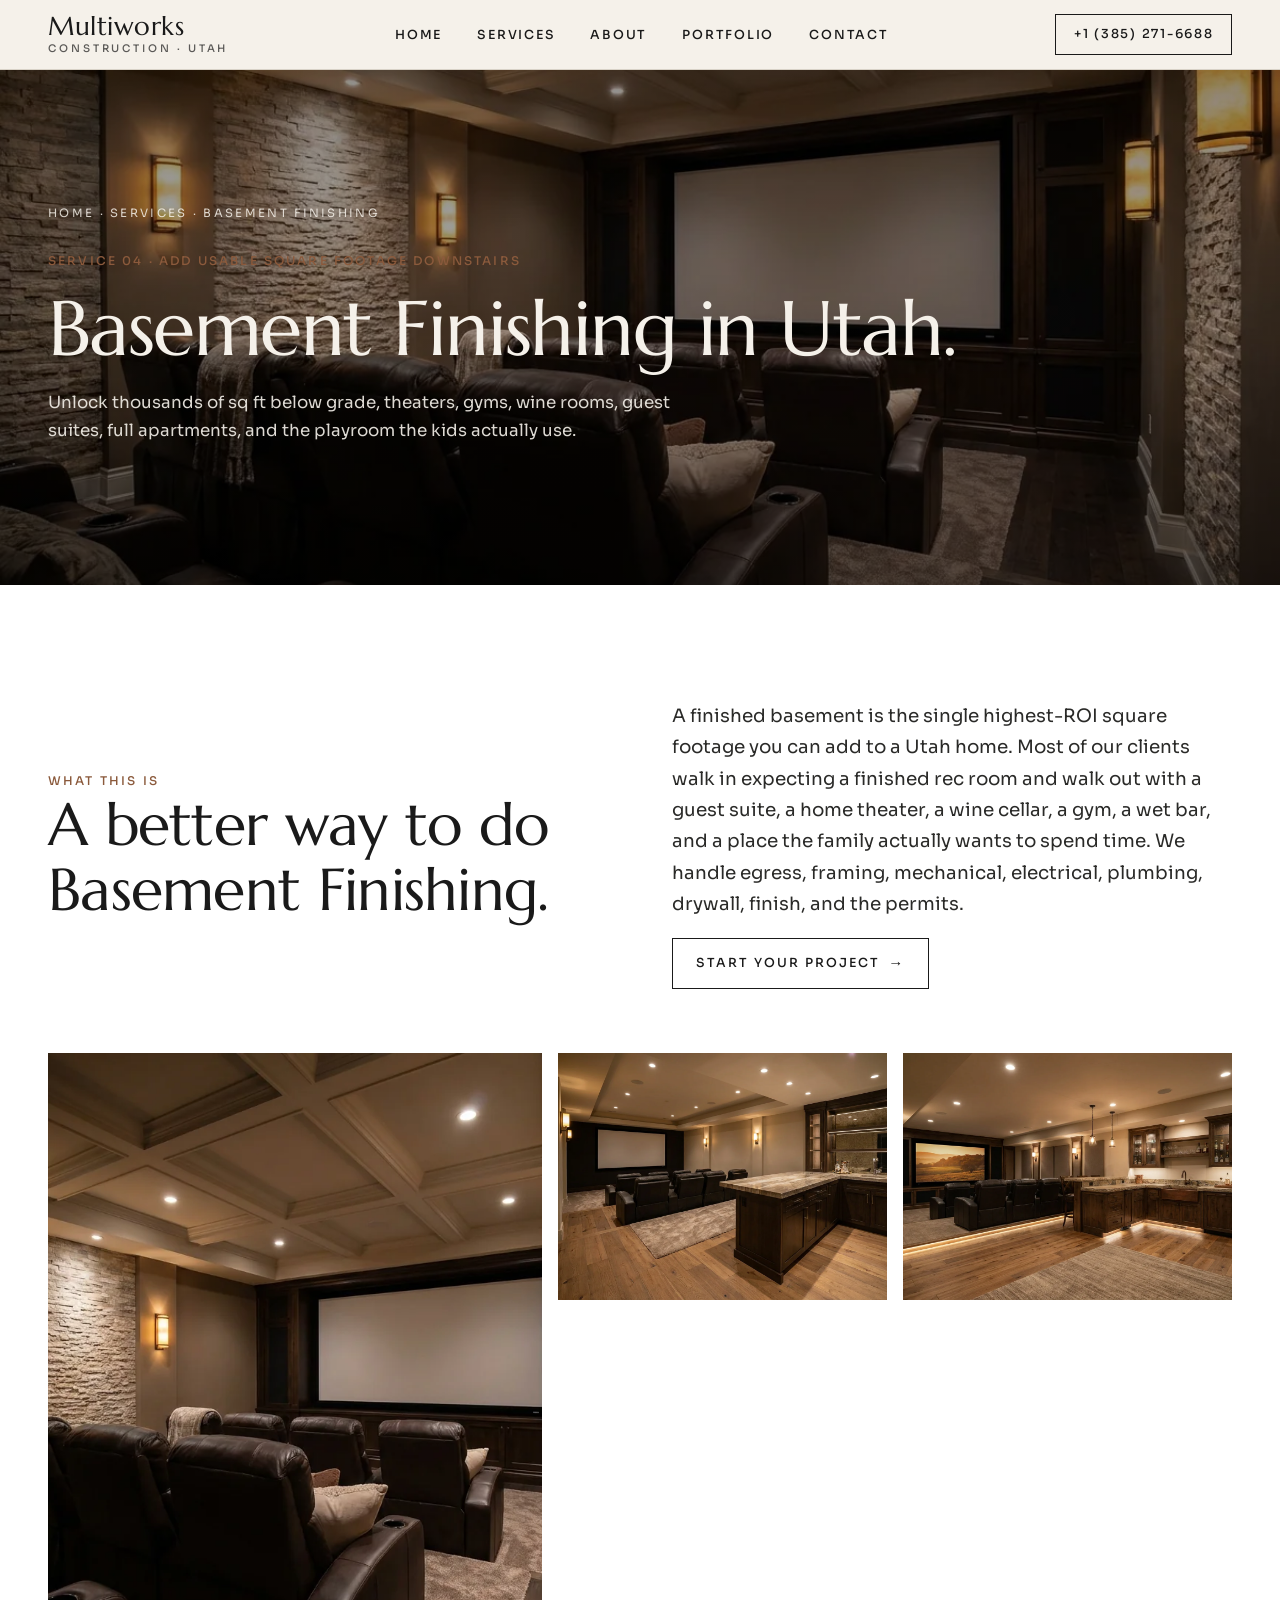
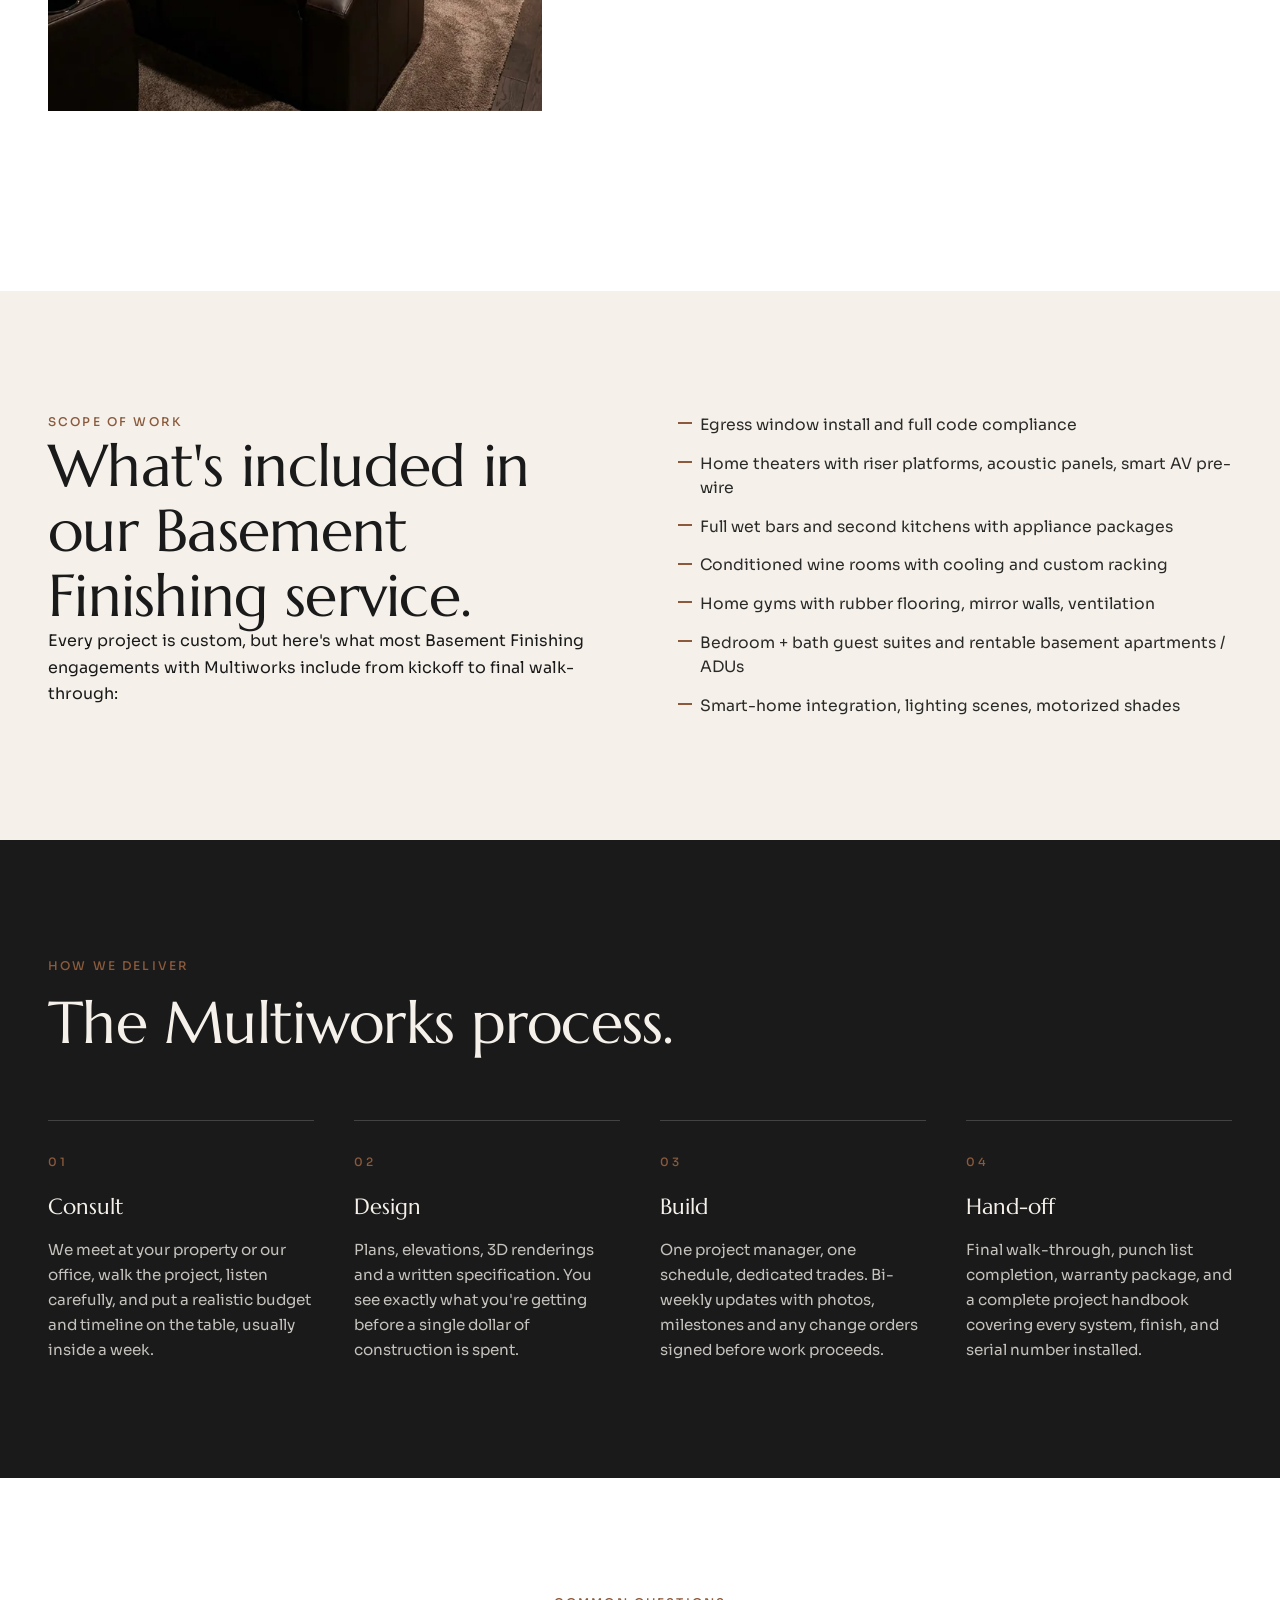
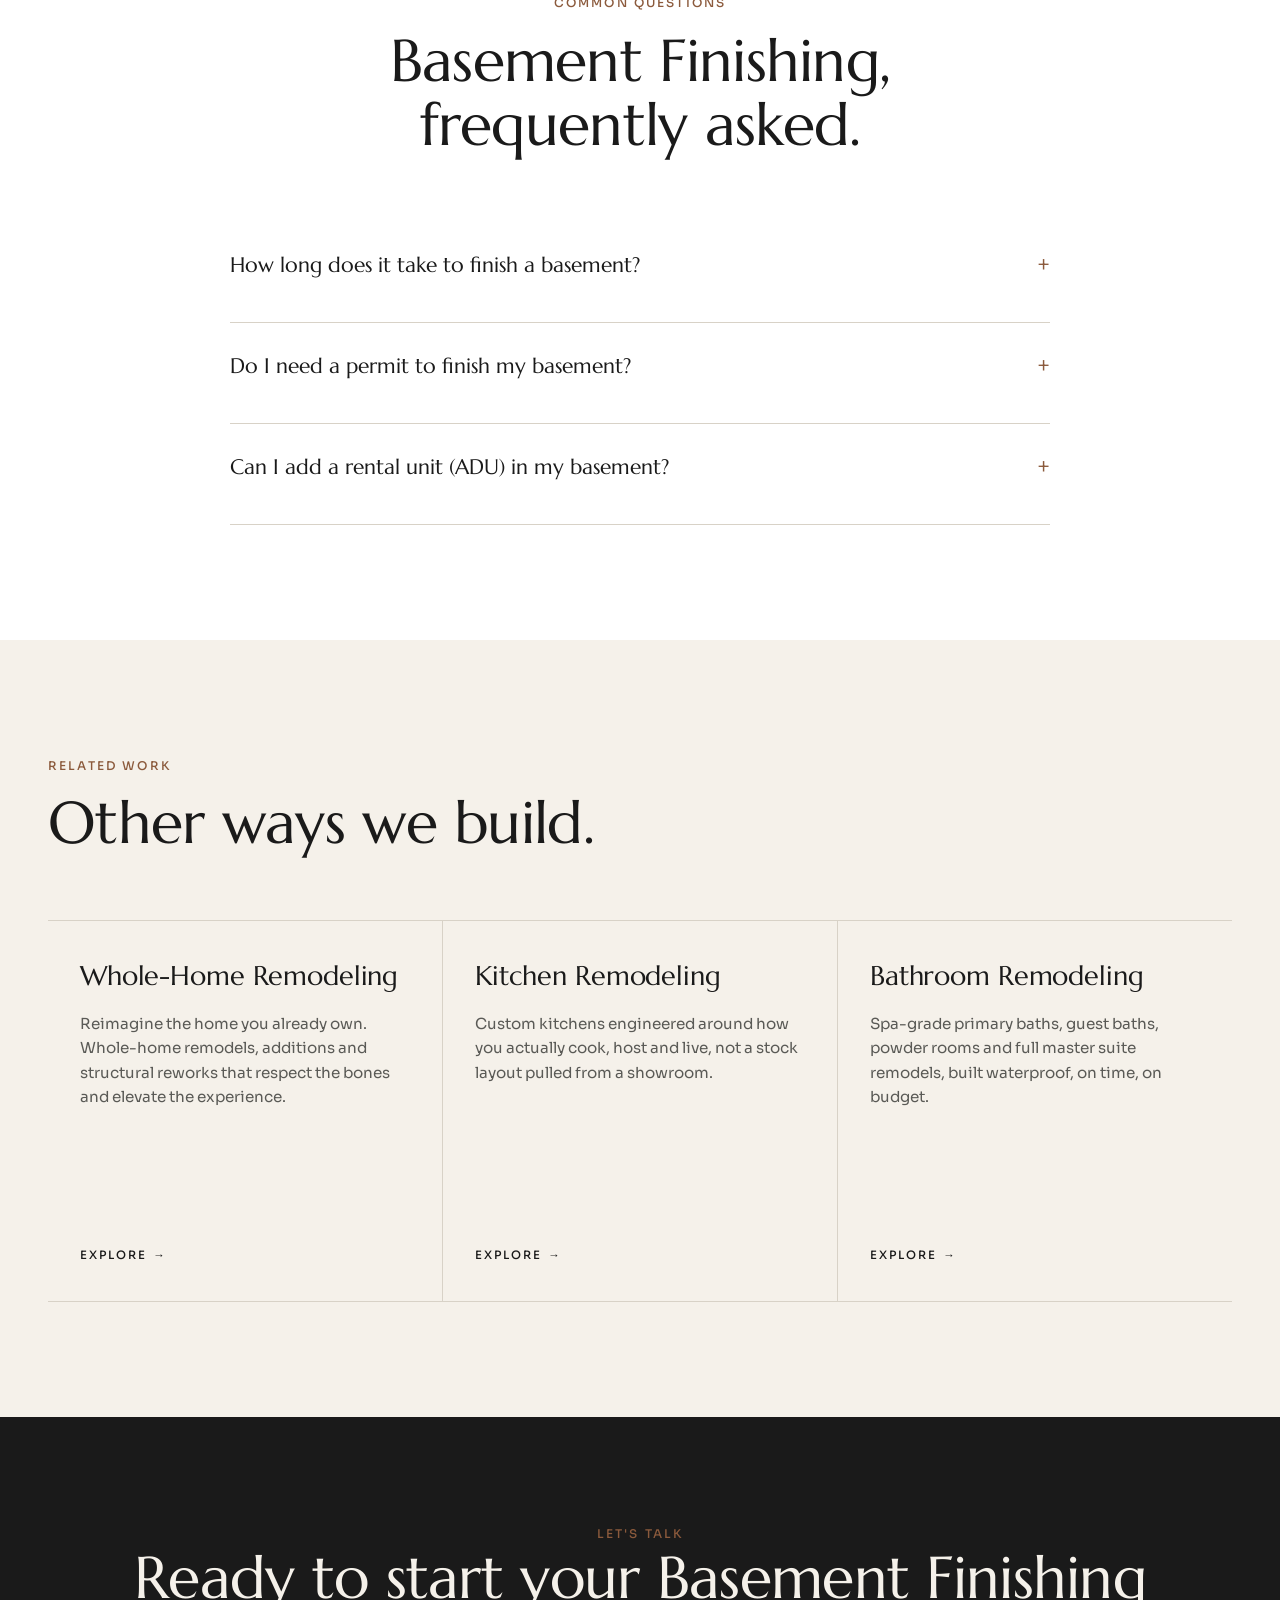
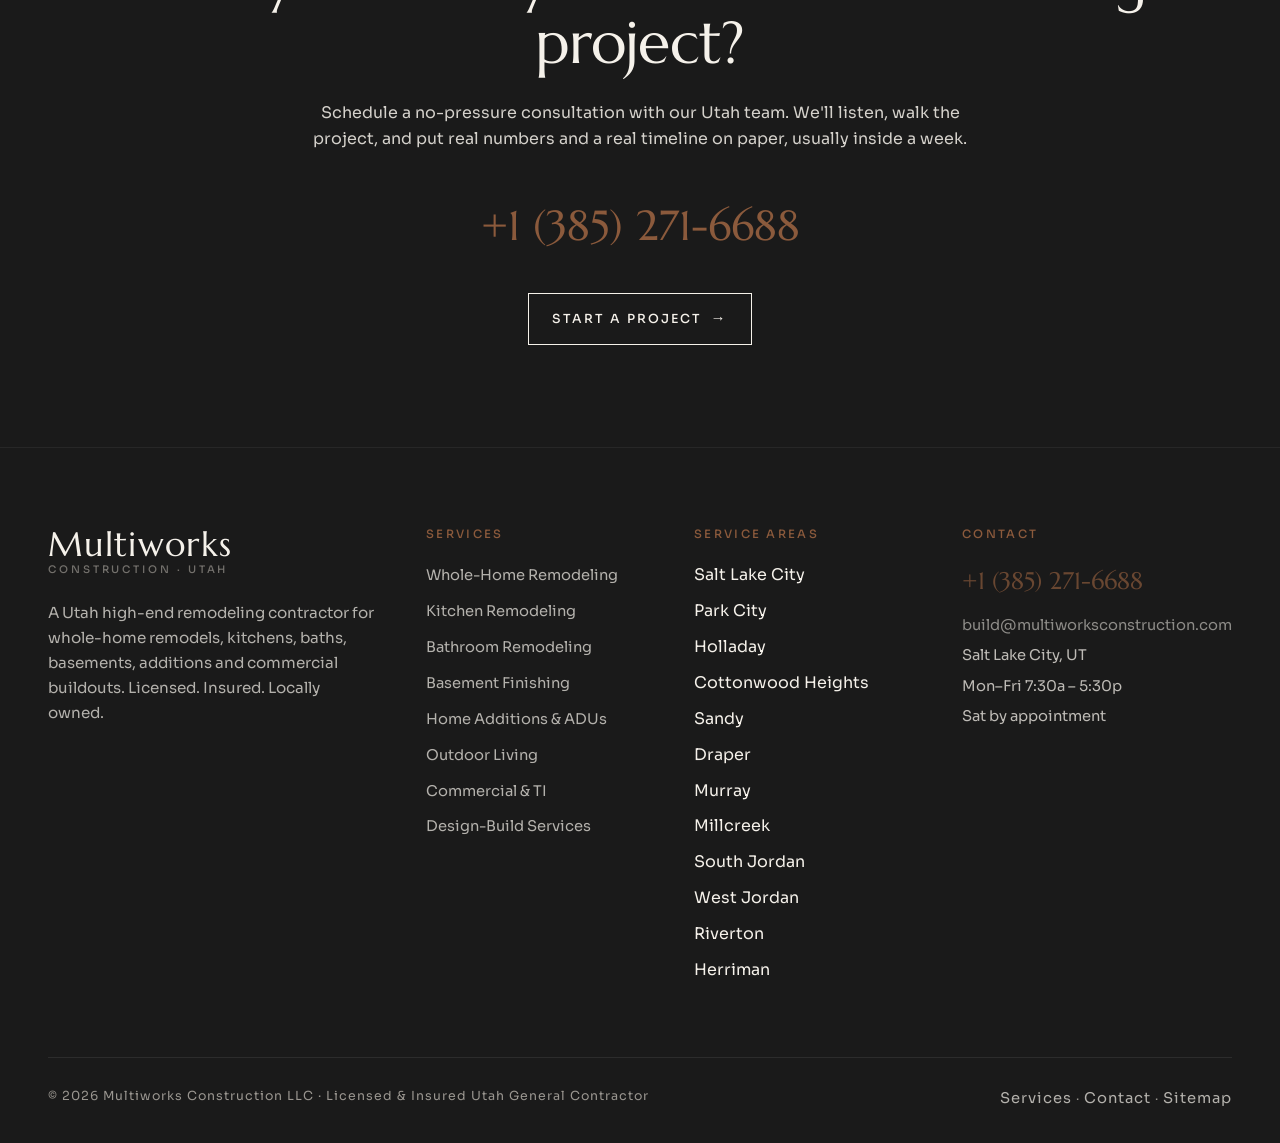
<file: basement-finishing.html>
<!doctype html>
<html lang="en">
<head>
<meta charset="utf-8">
<meta name="viewport" content="width=device-width,initial-scale=1">
<title>Basement Finishing in Utah | Salt Lake City &amp; Park City · Multiworks Construction</title>
<meta name="description" content="Unlock thousands of sq ft below grade, theaters, gyms, wine rooms, guest suites, full apartments, and the playroom the kids actually use. Licensed Utah general contractor serving Salt Lake City, Park City and the Wasatch Front. Call +1 (385) 271-6688.">
<link rel="canonical" href="https://multiworksconstruction.com/basement-finishing.html">
<meta name="robots" content="index,follow,max-image-preview:large">
<meta property="og:type" content="website">
<meta property="og:site_name" content="Multiworks Construction LLC">
<meta property="og:title" content="Basement Finishing in Utah | Salt Lake City &amp; Park City · Multiworks Construction">
<meta property="og:description" content="Unlock thousands of sq ft below grade, theaters, gyms, wine rooms, guest suites, full apartments, and the playroom the kids actually use. Licensed Utah general contractor serving Salt Lake City, Park City and the Wasatch Front. Call +1 (385) 271-6688.">
<meta property="og:url" content="https://multiworksconstruction.com/basement-finishing.html">
<meta property="og:image" content="https://multiworksconstruction.com/assets/img/basement-01.webp">
<meta name="twitter:card" content="summary_large_image">
<meta name="twitter:title" content="Basement Finishing in Utah | Salt Lake City &amp; Park City · Multiworks Construction">
<meta name="twitter:description" content="Unlock thousands of sq ft below grade, theaters, gyms, wine rooms, guest suites, full apartments, and the playroom the kids actually use. Licensed Utah general contractor serving Salt Lake City, Park City and the Wasatch Front. Call +1 (385) 271-6688.">
<meta name="twitter:image" content="https://multiworksconstruction.com/assets/img/basement-01.webp">
<meta name="theme-color" content="#1A1A1A">
<meta name="geo.region" content="US-UT">
<meta name="geo.placename" content="Salt Lake City, Utah">
<link rel="preconnect" href="https://fonts.googleapis.com">
<link rel="preconnect" href="https://fonts.gstatic.com" crossorigin>
<link rel="preload" as="image" href="https://multiworksconstruction.com/assets/img/basement-01.webp" fetchpriority="high">
<link rel="preload" as="style" href="https://fonts.googleapis.com/css2?family=Marcellus&family=Sora:wght@400;500;600&display=swap">
<link rel="stylesheet" href="https://fonts.googleapis.com/css2?family=Marcellus&family=Sora:wght@400;500;600&display=swap">
<link rel="stylesheet" href="/assets/styles.css">
<script type="application/ld+json">{"@context": "https://schema.org", "@type": ["GeneralContractor", "HomeAndConstructionBusiness", "LocalBusiness"], "name": "Multiworks Construction LLC", "alternateName": "Multiworks Construction", "url": "https://multiworksconstruction.com", "telephone": "+1 (385) 271-6688", "email": "build@multiworksconstruction.com", "image": "https://multiworksconstruction.com/assets/img/basement-01.webp", "logo": "https://multiworksconstruction.com/assets/img/basement-01.webp", "description": "Utah high-end remodeling and design-build contractor. Whole-home transformations, kitchens, baths, additions and commercial buildouts. Licensed, insured, locally owned.", "priceRange": "$$$", "address": {"@type": "PostalAddress", "addressLocality": "Salt Lake City", "addressRegion": "UT", "postalCode": "84101", "addressCountry": "US"}, "areaServed": [{"@type": "City", "name": "Salt Lake City"}, {"@type": "City", "name": "Park City"}, {"@type": "City", "name": "Holladay"}, {"@type": "City", "name": "Cottonwood Heights"}, {"@type": "City", "name": "Sandy"}, {"@type": "City", "name": "Draper"}, {"@type": "City", "name": "Murray"}, {"@type": "City", "name": "Millcreek"}, {"@type": "City", "name": "South Jordan"}, {"@type": "City", "name": "West Jordan"}, {"@type": "City", "name": "Riverton"}, {"@type": "City", "name": "Herriman"}, {"@type": "City", "name": "Bluffdale"}, {"@type": "City", "name": "Lehi"}, {"@type": "City", "name": "Alpine"}, {"@type": "City", "name": "Highland"}, {"@type": "City", "name": "American Fork"}, {"@type": "City", "name": "Pleasant Grove"}, {"@type": "City", "name": "Orem"}, {"@type": "City", "name": "Provo"}, {"@type": "City", "name": "Bountiful"}, {"@type": "City", "name": "Centerville"}, {"@type": "City", "name": "Farmington"}, {"@type": "City", "name": "Kaysville"}, {"@type": "City", "name": "Layton"}, {"@type": "City", "name": "Heber City"}, {"@type": "City", "name": "Midway"}, {"@type": "City", "name": "Deer Valley"}], "sameAs": [], "hasOfferCatalog": {"@type": "OfferCatalog", "name": "Construction & Remodeling Services", "itemListElement": [{"@type": "Offer", "itemOffered": {"@type": "Service", "name": "Whole-Home Remodeling", "url": "https://multiworksconstruction.com/whole-home-remodeling.html"}}, {"@type": "Offer", "itemOffered": {"@type": "Service", "name": "Kitchen Remodeling", "url": "https://multiworksconstruction.com/kitchen-remodeling.html"}}, {"@type": "Offer", "itemOffered": {"@type": "Service", "name": "Bathroom Remodeling", "url": "https://multiworksconstruction.com/bathroom-remodeling.html"}}, {"@type": "Offer", "itemOffered": {"@type": "Service", "name": "Basement Finishing", "url": "https://multiworksconstruction.com/basement-finishing.html"}}, {"@type": "Offer", "itemOffered": {"@type": "Service", "name": "Home Additions & ADUs", "url": "https://multiworksconstruction.com/home-additions.html"}}, {"@type": "Offer", "itemOffered": {"@type": "Service", "name": "Outdoor Living", "url": "https://multiworksconstruction.com/outdoor-living.html"}}, {"@type": "Offer", "itemOffered": {"@type": "Service", "name": "Commercial & TI", "url": "https://multiworksconstruction.com/commercial-construction.html"}}, {"@type": "Offer", "itemOffered": {"@type": "Service", "name": "Design-Build Services", "url": "https://multiworksconstruction.com/design-build.html"}}]}}</script>
<script type="application/ld+json">{"@context": "https://schema.org", "@type": "Service", "name": "Basement Finishing", "description": "Unlock thousands of sq ft below grade, theaters, gyms, wine rooms, guest suites, full apartments, and the playroom the kids actually use.", "provider": {"@type": "GeneralContractor", "name": "Multiworks Construction LLC", "telephone": "+1 (385) 271-6688", "url": "https://multiworksconstruction.com"}, "areaServed": [{"@type": "City", "name": "Salt Lake City"}, {"@type": "City", "name": "Park City"}, {"@type": "City", "name": "Holladay"}, {"@type": "City", "name": "Cottonwood Heights"}, {"@type": "City", "name": "Sandy"}, {"@type": "City", "name": "Draper"}, {"@type": "City", "name": "Murray"}, {"@type": "City", "name": "Millcreek"}, {"@type": "City", "name": "South Jordan"}, {"@type": "City", "name": "West Jordan"}, {"@type": "City", "name": "Riverton"}, {"@type": "City", "name": "Herriman"}, {"@type": "City", "name": "Bluffdale"}, {"@type": "City", "name": "Lehi"}, {"@type": "City", "name": "Alpine"}, {"@type": "City", "name": "Highland"}, {"@type": "City", "name": "American Fork"}, {"@type": "City", "name": "Pleasant Grove"}, {"@type": "City", "name": "Orem"}, {"@type": "City", "name": "Provo"}, {"@type": "City", "name": "Bountiful"}, {"@type": "City", "name": "Centerville"}, {"@type": "City", "name": "Farmington"}, {"@type": "City", "name": "Kaysville"}, {"@type": "City", "name": "Layton"}, {"@type": "City", "name": "Heber City"}, {"@type": "City", "name": "Midway"}, {"@type": "City", "name": "Deer Valley"}], "url": "https://multiworksconstruction.com/basement-finishing.html", "serviceType": "Basement Finishing"}</script>
<script type="application/ld+json">{"@context": "https://schema.org", "@type": "FAQPage", "mainEntity": [{"@type": "Question", "name": "How long does it take to finish a basement?", "acceptedAnswer": {"@type": "Answer", "text": "Most finished basements in our catalog take 8 to 14 weeks once permits are issued. Larger basements with bathrooms, wet bars and wine rooms run toward the longer end."}}, {"@type": "Question", "name": "Do I need a permit to finish my basement?", "acceptedAnswer": {"@type": "Answer", "text": "Yes. every Utah municipality requires a permit for adding bedrooms, bathrooms, kitchens or any structural and electrical work. We pull all permits and schedule inspections."}}, {"@type": "Question", "name": "Can I add a rental unit (ADU) in my basement?", "acceptedAnswer": {"@type": "Answer", "text": "Often, yes. Many Salt Lake County cities now allow internal accessory dwelling units. We'll check zoning, walkout/egress requirements and utility separation during the initial consultation."}}]}</script>
</head>
<body><header class="nav is-light">
  <div class="nav__inner">
    <a class="brand" href="/" aria-label="Multiworks Construction LLC home">
      <span class="brand__mark">Multiworks</span>
      <span class="brand__sub">Construction · Utah</span>
    </a>
    <ul class="nav__links">
      <li><a href="/" class="">Home</a></li>
      <li><a href="/services.html" class="">Services</a></li>
      <li><a href="/about.html" class="">About</a></li>
      <li><a href="/portfolio.html" class="">Portfolio</a></li>
      <li><a href="/contact.html" class="">Contact</a></li>
    </ul>
    <a class="nav__cta" href="tel:+13852716688">+1 (385) 271-6688</a>
    <button class="nav__toggle" aria-label="Open menu"><span></span><span></span><span></span></button>
  </div>
</header>
<a class="tap-call" href="tel:+13852716688">Call +1 (385) 271-6688</a>

<section class="page-hero">
  <div class="page-hero__bg"><img src="/assets/img/basement-01.webp" alt="Basement home theater with riser seating and acoustic paneling" loading="eager" fetchpriority="high" decoding="sync" width="1376" height="768"></div>
  <div class="page-hero__inner">
    <div class="crumbs"><a href="/">Home</a> · <a href="/services.html">Services</a> · Basement Finishing</div>
    <span class="eyebrow">Service 04 · Add usable square footage downstairs</span>
    <h1 class="page-hero__title">Basement Finishing in Utah.</h1>
    <p class="page-hero__sub">Unlock thousands of sq ft below grade, theaters, gyms, wine rooms, guest suites, full apartments, and the playroom the kids actually use.</p>
  </div>
</section>

<section class="section section--paper">
  <div class="wrap split split--narrow reveal">
    <div>
      <span class="eyebrow">What this is</span>
      <h2>A better way to do Basement Finishing.</h2>
    </div>
    <div>
      <p class="lead">A finished basement is the single highest-ROI square footage you can add to a Utah home. Most of our clients walk in expecting a finished rec room and walk out with a guest suite, a home theater, a wine cellar, a gym, a wet bar, and a place the family actually wants to spend time. We handle egress, framing, mechanical, electrical, plumbing, drywall, finish, and the permits.</p>
      <a class="btn btn--ghost" href="/contact.html">Start your project <span class="arrow">→</span></a>
    </div>
  </div>
  <div class="wrap reveal">
    <div class="triptych"><div class="triptych__item"><img src="/assets/img/basement-01.webp" alt="Basement home theater with riser seating and acoustic paneling" loading="lazy" decoding="async" width="800" height="600"></div>
<div class="triptych__item"><img src="/assets/img/basement-02.webp" alt="Basement wet bar with backlit glass shelving and walnut cabinetry" loading="lazy" decoding="async" width="800" height="600"></div>
<div class="triptych__item"><img src="/assets/img/basement-03.webp" alt="Finished basement guest suite with custom millwork" loading="lazy" decoding="async" width="800" height="600"></div></div>
  </div>
</section>

<section class="section">
  <div class="wrap split reveal">
    <div>
      <span class="eyebrow">Scope of work</span>
      <h2>What's included in our Basement Finishing service.</h2>
      <p>Every project is custom, but here's what most Basement Finishing engagements with Multiworks include from kickoff to final walk-through:</p>
    </div>
    <div>
      <ul class="scope-list"><li>Egress window install and full code compliance</li>
<li>Home theaters with riser platforms, acoustic panels, smart AV pre-wire</li>
<li>Full wet bars and second kitchens with appliance packages</li>
<li>Conditioned wine rooms with cooling and custom racking</li>
<li>Home gyms with rubber flooring, mirror walls, ventilation</li>
<li>Bedroom + bath guest suites and rentable basement apartments / ADUs</li>
<li>Smart-home integration, lighting scenes, motorized shades</li></ul>
    </div>
  </div>
</section>

<section class="section section--ink">
  <div class="wrap">
    <div class="section__head reveal">
      <span class="eyebrow">How we deliver</span>
      <h2 class="on-ink">The Multiworks process.</h2>
    </div>
    <div class="process reveal">
<div class="process__step"><div class="process__num">01</div><div class="process__title">Consult</div><div class="process__desc">We meet at your property or our office, walk the project, listen carefully, and put a realistic budget and timeline on the table, usually inside a week.</div></div>
<div class="process__step"><div class="process__num">02</div><div class="process__title">Design</div><div class="process__desc">Plans, elevations, 3D renderings and a written specification. You see exactly what you&#x27;re getting before a single dollar of construction is spent.</div></div>
<div class="process__step"><div class="process__num">03</div><div class="process__title">Build</div><div class="process__desc">One project manager, one schedule, dedicated trades. Bi-weekly updates with photos, milestones and any change orders signed before work proceeds.</div></div>
<div class="process__step"><div class="process__num">04</div><div class="process__title">Hand-off</div><div class="process__desc">Final walk-through, punch list completion, warranty package, and a complete project handbook covering every system, finish, and serial number installed.</div></div>
    </div>
  </div>
</section>

<section class="section section--paper">
  <div class="wrap">
    <div class="section__head section__head--center reveal">
      <span class="eyebrow">Common questions</span>
      <h2>Basement Finishing, frequently asked.</h2>
    </div>
    <div class="faq reveal"><div class="faq__item"><button class="faq__q" type="button">How long does it take to finish a basement? <span class="plus">+</span></button><div class="faq__a"><p>Most finished basements in our catalog take 8 to 14 weeks once permits are issued. Larger basements with bathrooms, wet bars and wine rooms run toward the longer end.</p></div></div>
<div class="faq__item"><button class="faq__q" type="button">Do I need a permit to finish my basement? <span class="plus">+</span></button><div class="faq__a"><p>Yes. every Utah municipality requires a permit for adding bedrooms, bathrooms, kitchens or any structural and electrical work. We pull all permits and schedule inspections.</p></div></div>
<div class="faq__item"><button class="faq__q" type="button">Can I add a rental unit (ADU) in my basement? <span class="plus">+</span></button><div class="faq__a"><p>Often, yes. Many Salt Lake County cities now allow internal accessory dwelling units. We&#x27;ll check zoning, walkout/egress requirements and utility separation during the initial consultation.</p></div></div></div>
  </div>
</section>

<section class="section">
  <div class="wrap">
    <div class="section__head reveal">
      <span class="eyebrow">Related work</span>
      <h2>Other ways we build.</h2>
    </div>
  </div>
  <div class="wrap reveal">
    <div class="service-grid"><a class="service-card" href="/whole-home-remodeling.html">
  <h3 class="service-card__title">Whole-Home Remodeling</h3>
  <p class="service-card__desc">Reimagine the home you already own. Whole-home remodels, additions and structural reworks that respect the bones and elevate the experience.</p>
  <span class="service-card__link">Explore <span class="arrow">&rarr;</span></span>
</a>
<a class="service-card" href="/kitchen-remodeling.html">
  <h3 class="service-card__title">Kitchen Remodeling</h3>
  <p class="service-card__desc">Custom kitchens engineered around how you actually cook, host and live, not a stock layout pulled from a showroom.</p>
  <span class="service-card__link">Explore <span class="arrow">&rarr;</span></span>
</a>
<a class="service-card" href="/bathroom-remodeling.html">
  <h3 class="service-card__title">Bathroom Remodeling</h3>
  <p class="service-card__desc">Spa-grade primary baths, guest baths, powder rooms and full master suite remodels, built waterproof, on time, on budget.</p>
  <span class="service-card__link">Explore <span class="arrow">&rarr;</span></span>
</a></div>
  </div>
</section>

<section class="cta-band">
  <div class="wrap reveal">
    <span class="eyebrow">Let's talk</span>
    <h2>Ready to start your Basement Finishing project?</h2>
    <p class="cta-band__body">Schedule a no-pressure consultation with our Utah team. We'll listen, walk the project, and put real numbers and a real timeline on paper, usually inside a week.</p>
    <a class="phone" href="tel:+13852716688">+1 (385) 271-6688</a><br>
    <a class="btn btn--ghost-light" href="/contact.html">Start a project <span class="arrow">→</span></a>
  </div>
</section>
<footer class="footer">
  <div class="wrap">
    <div class="footer__grid">
      <div class="footer__brand">
        <div class="brand">
          <span class="brand__mark">Multiworks</span>
          <span class="brand__sub">Construction · Utah</span>
        </div>
        <p class="footer__about">A Utah high-end remodeling contractor for whole-home remodels, kitchens, baths, basements, additions and commercial buildouts. Licensed. Insured. Locally owned.</p>
      </div>
      <div>
        <h3 class="footer__heading">Services</h3>
        <ul><li><a href="/whole-home-remodeling.html">Whole-Home Remodeling</a></li>
<li><a href="/kitchen-remodeling.html">Kitchen Remodeling</a></li>
<li><a href="/bathroom-remodeling.html">Bathroom Remodeling</a></li>
<li><a href="/basement-finishing.html">Basement Finishing</a></li>
<li><a href="/home-additions.html">Home Additions &amp; ADUs</a></li>
<li><a href="/outdoor-living.html">Outdoor Living</a></li>
<li><a href="/commercial-construction.html">Commercial &amp; TI</a></li>
<li><a href="/design-build.html">Design-Build Services</a></li></ul>
      </div>
      <div>
        <h3 class="footer__heading">Service Areas</h3>
        <ul><li>Salt Lake City</li>
<li>Park City</li>
<li>Holladay</li>
<li>Cottonwood Heights</li>
<li>Sandy</li>
<li>Draper</li>
<li>Murray</li>
<li>Millcreek</li>
<li>South Jordan</li>
<li>West Jordan</li>
<li>Riverton</li>
<li>Herriman</li></ul>
      </div>
      <div class="footer__contact">
        <h3 class="footer__heading">Contact</h3>
        <a class="phone" href="tel:+13852716688">+1 (385) 271-6688</a>
        <p><a href="mailto:build@multiworksconstruction.com">build@multiworksconstruction.com</a></p>
        <p>Salt Lake City, UT</p>
        <p>Mon–Fri 7:30a – 5:30p</p>
        <p>Sat by appointment</p>
      </div>
    </div>
    <div class="footer__bottom">
      <div>© 2026 Multiworks Construction LLC · Licensed &amp; Insured Utah General Contractor</div>
      <div><a href="/services.html">Services</a> · <a href="/contact.html">Contact</a> · <a href="/sitemap.xml">Sitemap</a></div>
    </div>
  </div>
</footer>
<script src="/assets/nav.js" defer></script>
</body></html>
</file>
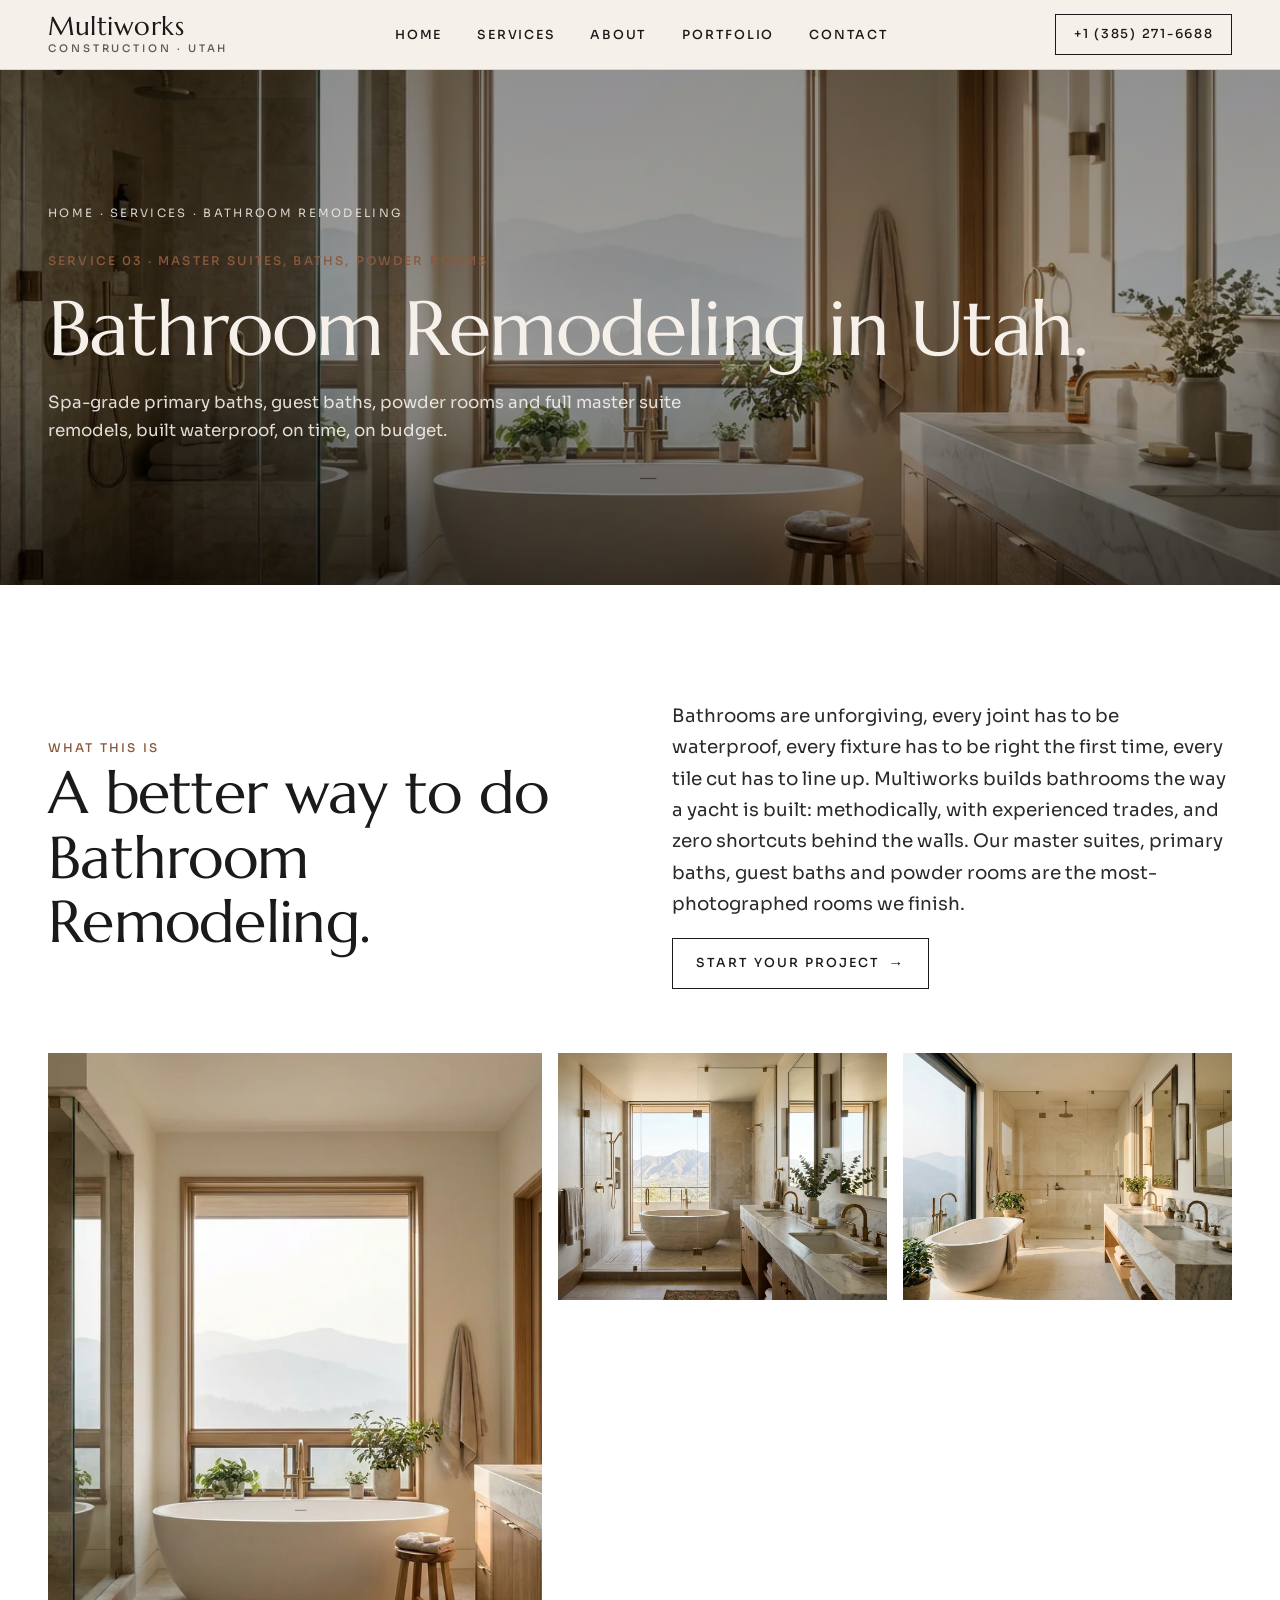
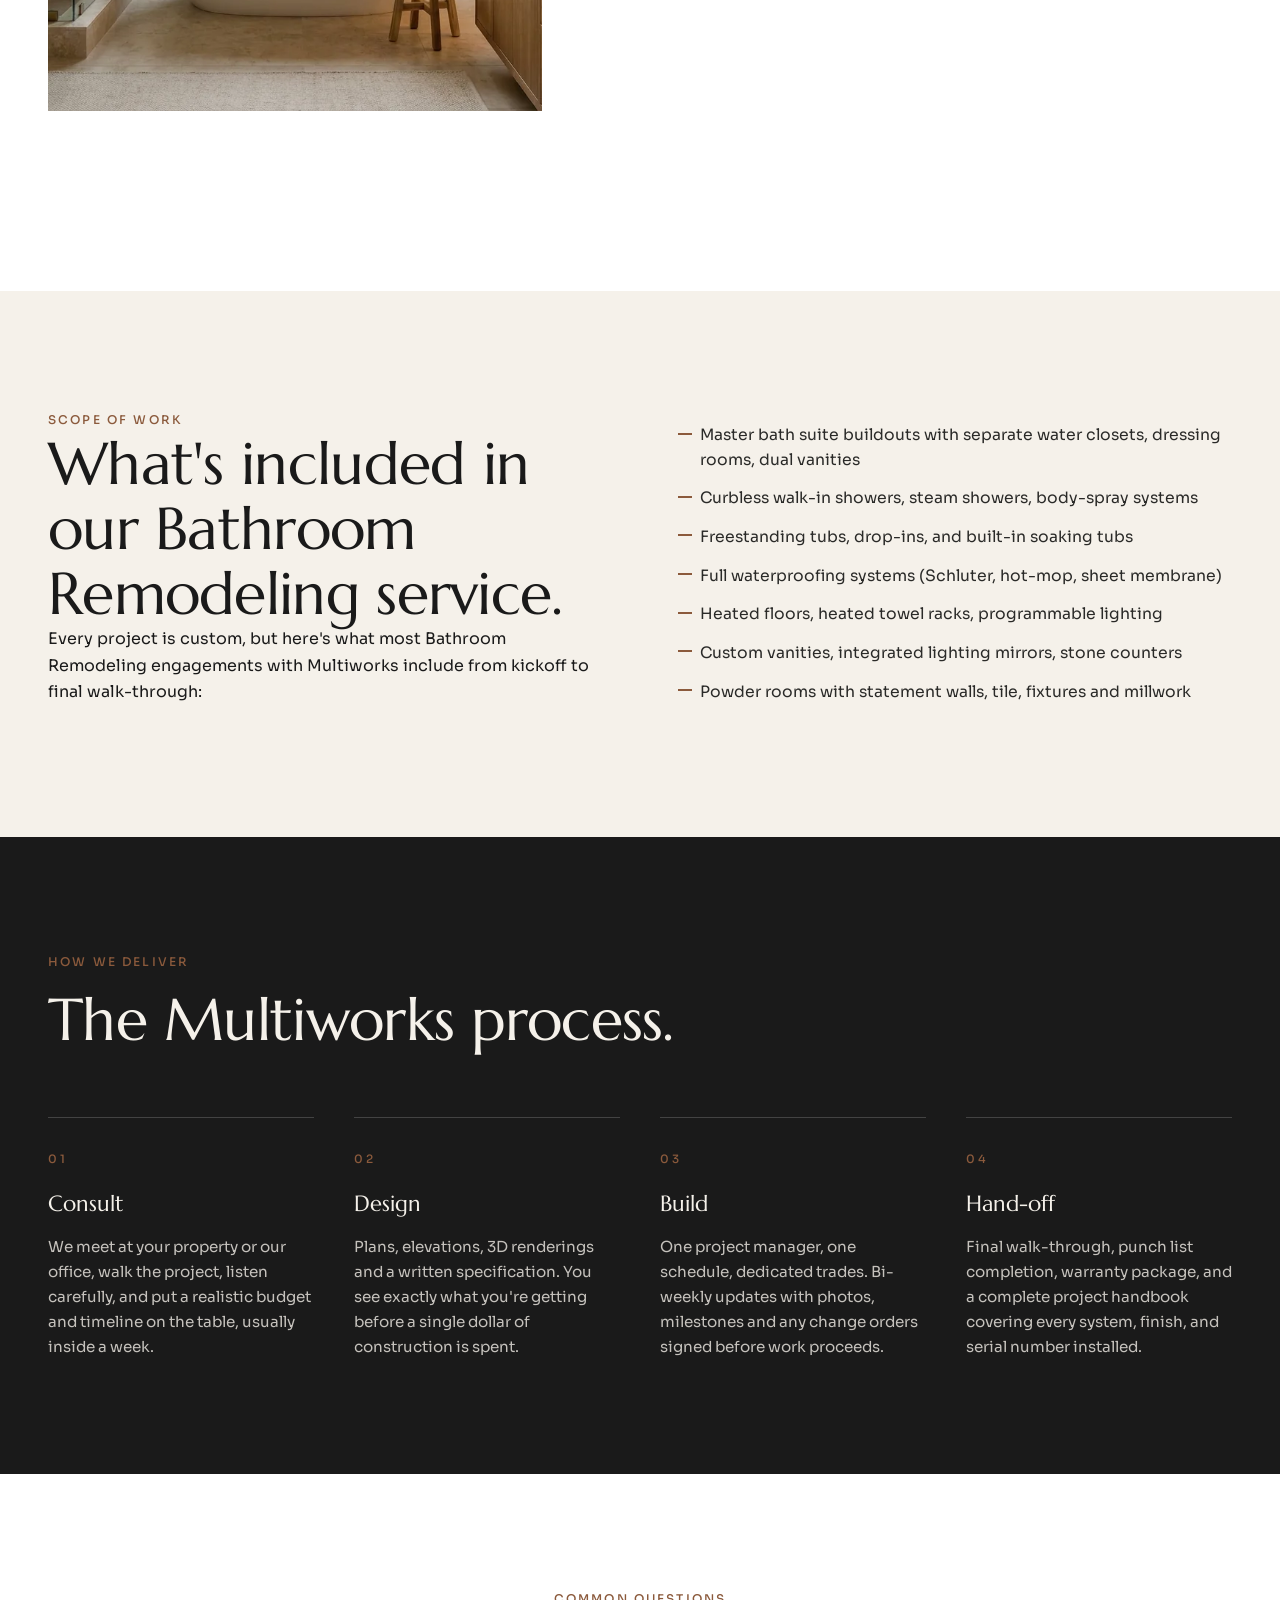
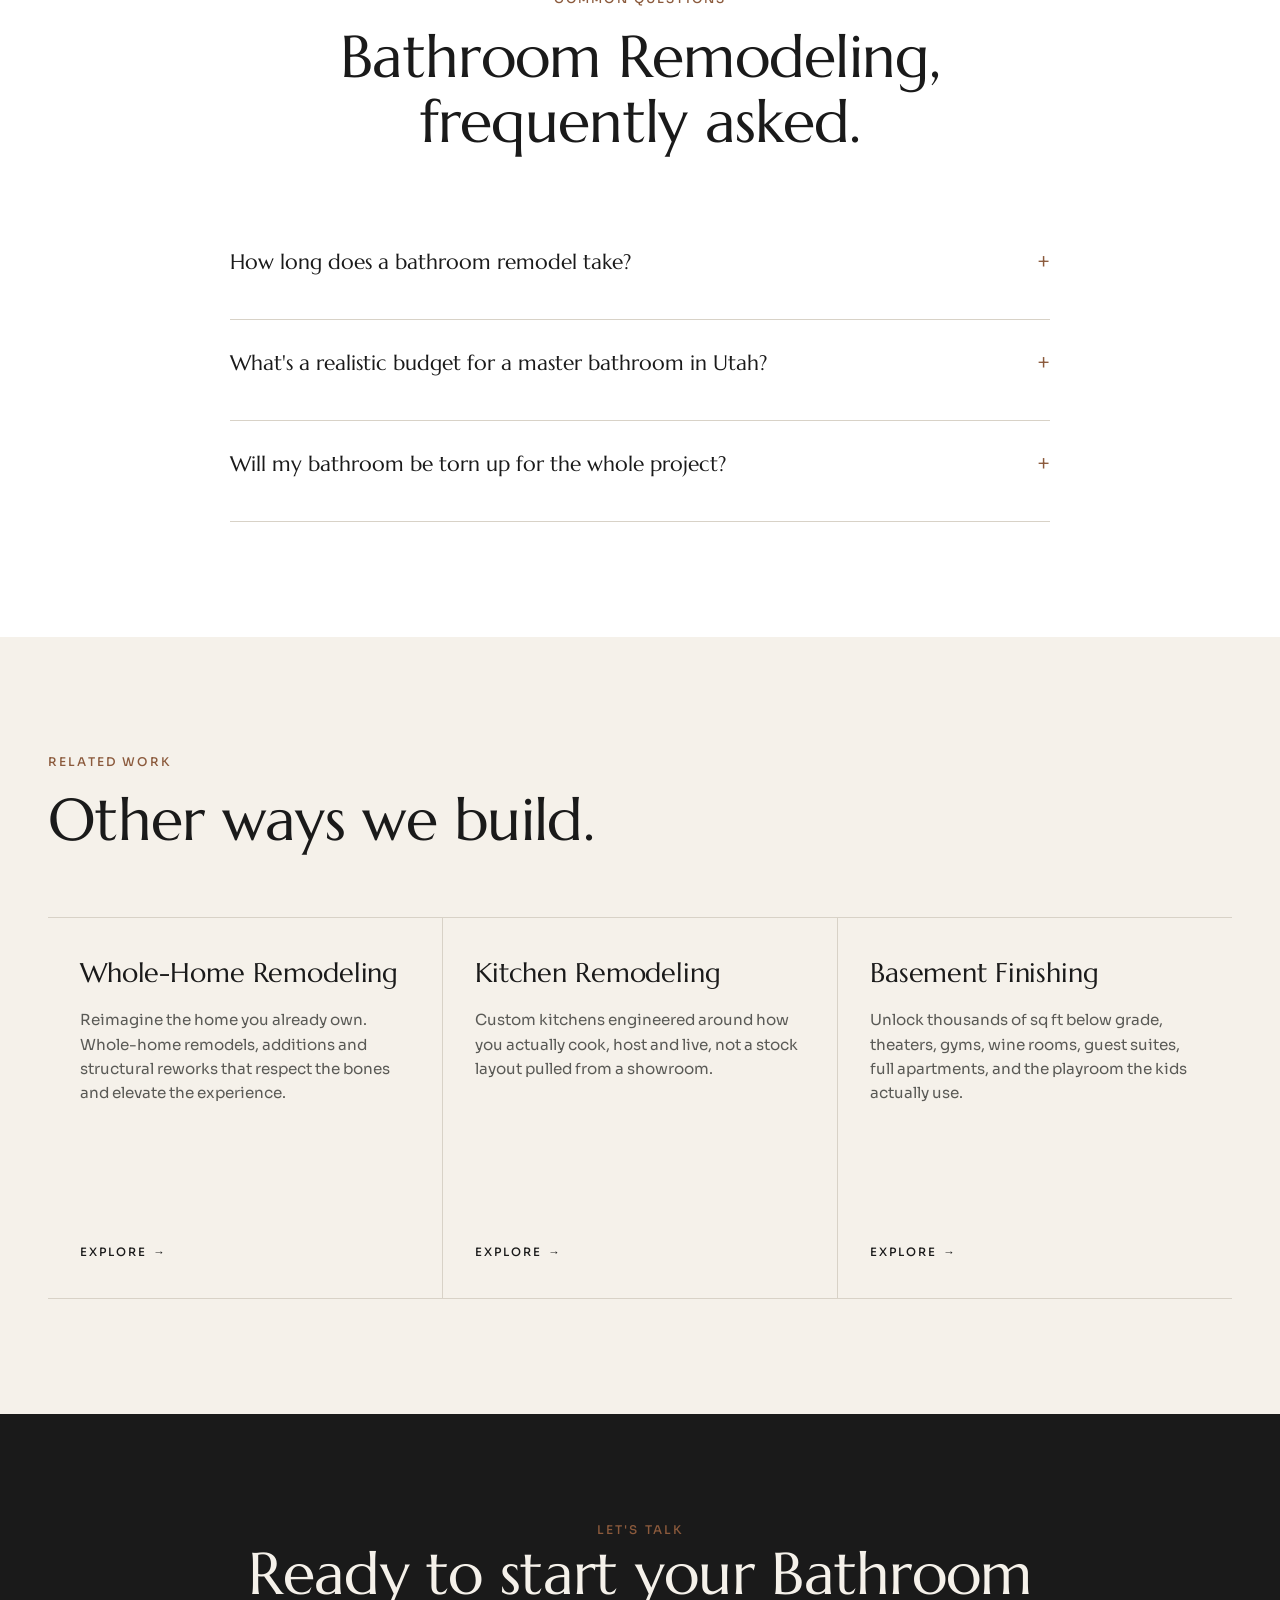
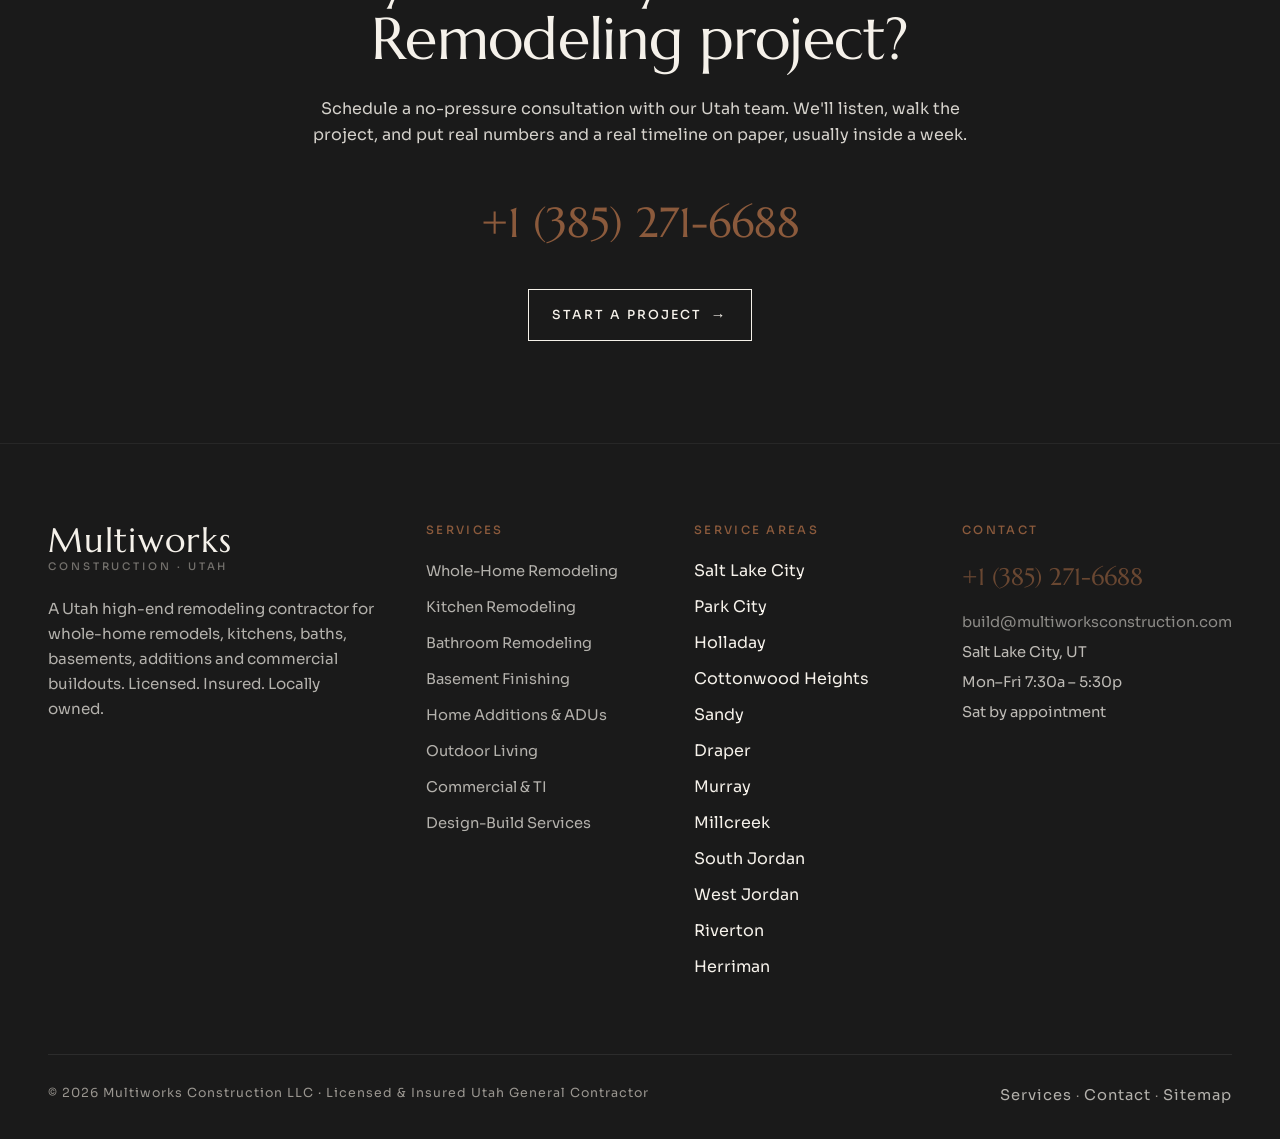
<file: bathroom-remodeling.html>
<!doctype html>
<html lang="en">
<head>
<meta charset="utf-8">
<meta name="viewport" content="width=device-width,initial-scale=1">
<title>Bathroom Remodeling in Utah | Salt Lake City &amp; Park City · Multiworks Construction</title>
<meta name="description" content="Spa-grade primary baths, guest baths, powder rooms and full master suite remodels, built waterproof, on time, on budget. Licensed Utah general contractor serving Salt Lake City, Park City and the Wasatch Front. Call +1 (385) 271-6688.">
<link rel="canonical" href="https://multiworksconstruction.com/bathroom-remodeling.html">
<meta name="robots" content="index,follow,max-image-preview:large">
<meta property="og:type" content="website">
<meta property="og:site_name" content="Multiworks Construction LLC">
<meta property="og:title" content="Bathroom Remodeling in Utah | Salt Lake City &amp; Park City · Multiworks Construction">
<meta property="og:description" content="Spa-grade primary baths, guest baths, powder rooms and full master suite remodels, built waterproof, on time, on budget. Licensed Utah general contractor serving Salt Lake City, Park City and the Wasatch Front. Call +1 (385) 271-6688.">
<meta property="og:url" content="https://multiworksconstruction.com/bathroom-remodeling.html">
<meta property="og:image" content="https://multiworksconstruction.com/assets/img/bathroom-01.webp">
<meta name="twitter:card" content="summary_large_image">
<meta name="twitter:title" content="Bathroom Remodeling in Utah | Salt Lake City &amp; Park City · Multiworks Construction">
<meta name="twitter:description" content="Spa-grade primary baths, guest baths, powder rooms and full master suite remodels, built waterproof, on time, on budget. Licensed Utah general contractor serving Salt Lake City, Park City and the Wasatch Front. Call +1 (385) 271-6688.">
<meta name="twitter:image" content="https://multiworksconstruction.com/assets/img/bathroom-01.webp">
<meta name="theme-color" content="#1A1A1A">
<meta name="geo.region" content="US-UT">
<meta name="geo.placename" content="Salt Lake City, Utah">
<link rel="preconnect" href="https://fonts.googleapis.com">
<link rel="preconnect" href="https://fonts.gstatic.com" crossorigin>
<link rel="preload" as="image" href="https://multiworksconstruction.com/assets/img/bathroom-01.webp" fetchpriority="high">
<link rel="preload" as="style" href="https://fonts.googleapis.com/css2?family=Marcellus&family=Sora:wght@400;500;600&display=swap">
<link rel="stylesheet" href="https://fonts.googleapis.com/css2?family=Marcellus&family=Sora:wght@400;500;600&display=swap">
<link rel="stylesheet" href="/assets/styles.css">
<script type="application/ld+json">{"@context": "https://schema.org", "@type": ["GeneralContractor", "HomeAndConstructionBusiness", "LocalBusiness"], "name": "Multiworks Construction LLC", "alternateName": "Multiworks Construction", "url": "https://multiworksconstruction.com", "telephone": "+1 (385) 271-6688", "email": "build@multiworksconstruction.com", "image": "https://multiworksconstruction.com/assets/img/bathroom-01.webp", "logo": "https://multiworksconstruction.com/assets/img/bathroom-01.webp", "description": "Utah high-end remodeling and design-build contractor. Whole-home transformations, kitchens, baths, additions and commercial buildouts. Licensed, insured, locally owned.", "priceRange": "$$$", "address": {"@type": "PostalAddress", "addressLocality": "Salt Lake City", "addressRegion": "UT", "postalCode": "84101", "addressCountry": "US"}, "areaServed": [{"@type": "City", "name": "Salt Lake City"}, {"@type": "City", "name": "Park City"}, {"@type": "City", "name": "Holladay"}, {"@type": "City", "name": "Cottonwood Heights"}, {"@type": "City", "name": "Sandy"}, {"@type": "City", "name": "Draper"}, {"@type": "City", "name": "Murray"}, {"@type": "City", "name": "Millcreek"}, {"@type": "City", "name": "South Jordan"}, {"@type": "City", "name": "West Jordan"}, {"@type": "City", "name": "Riverton"}, {"@type": "City", "name": "Herriman"}, {"@type": "City", "name": "Bluffdale"}, {"@type": "City", "name": "Lehi"}, {"@type": "City", "name": "Alpine"}, {"@type": "City", "name": "Highland"}, {"@type": "City", "name": "American Fork"}, {"@type": "City", "name": "Pleasant Grove"}, {"@type": "City", "name": "Orem"}, {"@type": "City", "name": "Provo"}, {"@type": "City", "name": "Bountiful"}, {"@type": "City", "name": "Centerville"}, {"@type": "City", "name": "Farmington"}, {"@type": "City", "name": "Kaysville"}, {"@type": "City", "name": "Layton"}, {"@type": "City", "name": "Heber City"}, {"@type": "City", "name": "Midway"}, {"@type": "City", "name": "Deer Valley"}], "sameAs": [], "hasOfferCatalog": {"@type": "OfferCatalog", "name": "Construction & Remodeling Services", "itemListElement": [{"@type": "Offer", "itemOffered": {"@type": "Service", "name": "Whole-Home Remodeling", "url": "https://multiworksconstruction.com/whole-home-remodeling.html"}}, {"@type": "Offer", "itemOffered": {"@type": "Service", "name": "Kitchen Remodeling", "url": "https://multiworksconstruction.com/kitchen-remodeling.html"}}, {"@type": "Offer", "itemOffered": {"@type": "Service", "name": "Bathroom Remodeling", "url": "https://multiworksconstruction.com/bathroom-remodeling.html"}}, {"@type": "Offer", "itemOffered": {"@type": "Service", "name": "Basement Finishing", "url": "https://multiworksconstruction.com/basement-finishing.html"}}, {"@type": "Offer", "itemOffered": {"@type": "Service", "name": "Home Additions & ADUs", "url": "https://multiworksconstruction.com/home-additions.html"}}, {"@type": "Offer", "itemOffered": {"@type": "Service", "name": "Outdoor Living", "url": "https://multiworksconstruction.com/outdoor-living.html"}}, {"@type": "Offer", "itemOffered": {"@type": "Service", "name": "Commercial & TI", "url": "https://multiworksconstruction.com/commercial-construction.html"}}, {"@type": "Offer", "itemOffered": {"@type": "Service", "name": "Design-Build Services", "url": "https://multiworksconstruction.com/design-build.html"}}]}}</script>
<script type="application/ld+json">{"@context": "https://schema.org", "@type": "Service", "name": "Bathroom Remodeling", "description": "Spa-grade primary baths, guest baths, powder rooms and full master suite remodels, built waterproof, on time, on budget.", "provider": {"@type": "GeneralContractor", "name": "Multiworks Construction LLC", "telephone": "+1 (385) 271-6688", "url": "https://multiworksconstruction.com"}, "areaServed": [{"@type": "City", "name": "Salt Lake City"}, {"@type": "City", "name": "Park City"}, {"@type": "City", "name": "Holladay"}, {"@type": "City", "name": "Cottonwood Heights"}, {"@type": "City", "name": "Sandy"}, {"@type": "City", "name": "Draper"}, {"@type": "City", "name": "Murray"}, {"@type": "City", "name": "Millcreek"}, {"@type": "City", "name": "South Jordan"}, {"@type": "City", "name": "West Jordan"}, {"@type": "City", "name": "Riverton"}, {"@type": "City", "name": "Herriman"}, {"@type": "City", "name": "Bluffdale"}, {"@type": "City", "name": "Lehi"}, {"@type": "City", "name": "Alpine"}, {"@type": "City", "name": "Highland"}, {"@type": "City", "name": "American Fork"}, {"@type": "City", "name": "Pleasant Grove"}, {"@type": "City", "name": "Orem"}, {"@type": "City", "name": "Provo"}, {"@type": "City", "name": "Bountiful"}, {"@type": "City", "name": "Centerville"}, {"@type": "City", "name": "Farmington"}, {"@type": "City", "name": "Kaysville"}, {"@type": "City", "name": "Layton"}, {"@type": "City", "name": "Heber City"}, {"@type": "City", "name": "Midway"}, {"@type": "City", "name": "Deer Valley"}], "url": "https://multiworksconstruction.com/bathroom-remodeling.html", "serviceType": "Bathroom Remodeling"}</script>
<script type="application/ld+json">{"@context": "https://schema.org", "@type": "FAQPage", "mainEntity": [{"@type": "Question", "name": "How long does a bathroom remodel take?", "acceptedAnswer": {"@type": "Answer", "text": "A primary bath suite usually takes 6 to 10 weeks. Guest baths and powder rooms typically finish in 4 to 6 weeks. We sequence selections and trades to keep momentum without compromise."}}, {"@type": "Question", "name": "What's a realistic budget for a master bathroom in Utah?", "acceptedAnswer": {"@type": "Answer", "text": "A high-end primary bath in Salt Lake or Park City typically runs $60K\u2013$150K depending on size, stone, tile, fixtures and whether structural changes are involved."}}, {"@type": "Question", "name": "Will my bathroom be torn up for the whole project?", "acceptedAnswer": {"@type": "Answer", "text": "Demo is just the first week. We protect adjacent floors and finishes, contain dust, and stage trades efficiently so the disruption is concentrated rather than open-ended."}}]}</script>
</head>
<body><header class="nav is-light">
  <div class="nav__inner">
    <a class="brand" href="/" aria-label="Multiworks Construction LLC home">
      <span class="brand__mark">Multiworks</span>
      <span class="brand__sub">Construction · Utah</span>
    </a>
    <ul class="nav__links">
      <li><a href="/" class="">Home</a></li>
      <li><a href="/services.html" class="">Services</a></li>
      <li><a href="/about.html" class="">About</a></li>
      <li><a href="/portfolio.html" class="">Portfolio</a></li>
      <li><a href="/contact.html" class="">Contact</a></li>
    </ul>
    <a class="nav__cta" href="tel:+13852716688">+1 (385) 271-6688</a>
    <button class="nav__toggle" aria-label="Open menu"><span></span><span></span><span></span></button>
  </div>
</header>
<a class="tap-call" href="tel:+13852716688">Call +1 (385) 271-6688</a>

<section class="page-hero">
  <div class="page-hero__bg"><img src="/assets/img/bathroom-01.webp" alt="Primary bathroom with curbless walk-in shower and stone floor" loading="eager" fetchpriority="high" decoding="sync" width="1376" height="768"></div>
  <div class="page-hero__inner">
    <div class="crumbs"><a href="/">Home</a> · <a href="/services.html">Services</a> · Bathroom Remodeling</div>
    <span class="eyebrow">Service 03 · Master suites, baths, powder rooms</span>
    <h1 class="page-hero__title">Bathroom Remodeling in Utah.</h1>
    <p class="page-hero__sub">Spa-grade primary baths, guest baths, powder rooms and full master suite remodels, built waterproof, on time, on budget.</p>
  </div>
</section>

<section class="section section--paper">
  <div class="wrap split split--narrow reveal">
    <div>
      <span class="eyebrow">What this is</span>
      <h2>A better way to do Bathroom Remodeling.</h2>
    </div>
    <div>
      <p class="lead">Bathrooms are unforgiving, every joint has to be waterproof, every fixture has to be right the first time, every tile cut has to line up. Multiworks builds bathrooms the way a yacht is built: methodically, with experienced trades, and zero shortcuts behind the walls. Our master suites, primary baths, guest baths and powder rooms are the most-photographed rooms we finish.</p>
      <a class="btn btn--ghost" href="/contact.html">Start your project <span class="arrow">→</span></a>
    </div>
  </div>
  <div class="wrap reveal">
    <div class="triptych"><div class="triptych__item"><img src="/assets/img/bathroom-01.webp" alt="Primary bathroom with curbless walk-in shower and stone floor" loading="lazy" decoding="async" width="800" height="600"></div>
<div class="triptych__item"><img src="/assets/img/bathroom-02.webp" alt="Freestanding soaking tub against a fluted-stone feature wall" loading="lazy" decoding="async" width="800" height="600"></div>
<div class="triptych__item"><img src="/assets/img/bathroom-03.webp" alt="Double-vanity bathroom with integrated lighted mirrors" loading="lazy" decoding="async" width="800" height="600"></div></div>
  </div>
</section>

<section class="section">
  <div class="wrap split reveal">
    <div>
      <span class="eyebrow">Scope of work</span>
      <h2>What's included in our Bathroom Remodeling service.</h2>
      <p>Every project is custom, but here's what most Bathroom Remodeling engagements with Multiworks include from kickoff to final walk-through:</p>
    </div>
    <div>
      <ul class="scope-list"><li>Master bath suite buildouts with separate water closets, dressing rooms, dual vanities</li>
<li>Curbless walk-in showers, steam showers, body-spray systems</li>
<li>Freestanding tubs, drop-ins, and built-in soaking tubs</li>
<li>Full waterproofing systems (Schluter, hot-mop, sheet membrane)</li>
<li>Heated floors, heated towel racks, programmable lighting</li>
<li>Custom vanities, integrated lighting mirrors, stone counters</li>
<li>Powder rooms with statement walls, tile, fixtures and millwork</li></ul>
    </div>
  </div>
</section>

<section class="section section--ink">
  <div class="wrap">
    <div class="section__head reveal">
      <span class="eyebrow">How we deliver</span>
      <h2 class="on-ink">The Multiworks process.</h2>
    </div>
    <div class="process reveal">
<div class="process__step"><div class="process__num">01</div><div class="process__title">Consult</div><div class="process__desc">We meet at your property or our office, walk the project, listen carefully, and put a realistic budget and timeline on the table, usually inside a week.</div></div>
<div class="process__step"><div class="process__num">02</div><div class="process__title">Design</div><div class="process__desc">Plans, elevations, 3D renderings and a written specification. You see exactly what you&#x27;re getting before a single dollar of construction is spent.</div></div>
<div class="process__step"><div class="process__num">03</div><div class="process__title">Build</div><div class="process__desc">One project manager, one schedule, dedicated trades. Bi-weekly updates with photos, milestones and any change orders signed before work proceeds.</div></div>
<div class="process__step"><div class="process__num">04</div><div class="process__title">Hand-off</div><div class="process__desc">Final walk-through, punch list completion, warranty package, and a complete project handbook covering every system, finish, and serial number installed.</div></div>
    </div>
  </div>
</section>

<section class="section section--paper">
  <div class="wrap">
    <div class="section__head section__head--center reveal">
      <span class="eyebrow">Common questions</span>
      <h2>Bathroom Remodeling, frequently asked.</h2>
    </div>
    <div class="faq reveal"><div class="faq__item"><button class="faq__q" type="button">How long does a bathroom remodel take? <span class="plus">+</span></button><div class="faq__a"><p>A primary bath suite usually takes 6 to 10 weeks. Guest baths and powder rooms typically finish in 4 to 6 weeks. We sequence selections and trades to keep momentum without compromise.</p></div></div>
<div class="faq__item"><button class="faq__q" type="button">What&#x27;s a realistic budget for a master bathroom in Utah? <span class="plus">+</span></button><div class="faq__a"><p>A high-end primary bath in Salt Lake or Park City typically runs $60K–$150K depending on size, stone, tile, fixtures and whether structural changes are involved.</p></div></div>
<div class="faq__item"><button class="faq__q" type="button">Will my bathroom be torn up for the whole project? <span class="plus">+</span></button><div class="faq__a"><p>Demo is just the first week. We protect adjacent floors and finishes, contain dust, and stage trades efficiently so the disruption is concentrated rather than open-ended.</p></div></div></div>
  </div>
</section>

<section class="section">
  <div class="wrap">
    <div class="section__head reveal">
      <span class="eyebrow">Related work</span>
      <h2>Other ways we build.</h2>
    </div>
  </div>
  <div class="wrap reveal">
    <div class="service-grid"><a class="service-card" href="/whole-home-remodeling.html">
  <h3 class="service-card__title">Whole-Home Remodeling</h3>
  <p class="service-card__desc">Reimagine the home you already own. Whole-home remodels, additions and structural reworks that respect the bones and elevate the experience.</p>
  <span class="service-card__link">Explore <span class="arrow">&rarr;</span></span>
</a>
<a class="service-card" href="/kitchen-remodeling.html">
  <h3 class="service-card__title">Kitchen Remodeling</h3>
  <p class="service-card__desc">Custom kitchens engineered around how you actually cook, host and live, not a stock layout pulled from a showroom.</p>
  <span class="service-card__link">Explore <span class="arrow">&rarr;</span></span>
</a>
<a class="service-card" href="/basement-finishing.html">
  <h3 class="service-card__title">Basement Finishing</h3>
  <p class="service-card__desc">Unlock thousands of sq ft below grade, theaters, gyms, wine rooms, guest suites, full apartments, and the playroom the kids actually use.</p>
  <span class="service-card__link">Explore <span class="arrow">&rarr;</span></span>
</a></div>
  </div>
</section>

<section class="cta-band">
  <div class="wrap reveal">
    <span class="eyebrow">Let's talk</span>
    <h2>Ready to start your Bathroom Remodeling project?</h2>
    <p class="cta-band__body">Schedule a no-pressure consultation with our Utah team. We'll listen, walk the project, and put real numbers and a real timeline on paper, usually inside a week.</p>
    <a class="phone" href="tel:+13852716688">+1 (385) 271-6688</a><br>
    <a class="btn btn--ghost-light" href="/contact.html">Start a project <span class="arrow">→</span></a>
  </div>
</section>
<footer class="footer">
  <div class="wrap">
    <div class="footer__grid">
      <div class="footer__brand">
        <div class="brand">
          <span class="brand__mark">Multiworks</span>
          <span class="brand__sub">Construction · Utah</span>
        </div>
        <p class="footer__about">A Utah high-end remodeling contractor for whole-home remodels, kitchens, baths, basements, additions and commercial buildouts. Licensed. Insured. Locally owned.</p>
      </div>
      <div>
        <h3 class="footer__heading">Services</h3>
        <ul><li><a href="/whole-home-remodeling.html">Whole-Home Remodeling</a></li>
<li><a href="/kitchen-remodeling.html">Kitchen Remodeling</a></li>
<li><a href="/bathroom-remodeling.html">Bathroom Remodeling</a></li>
<li><a href="/basement-finishing.html">Basement Finishing</a></li>
<li><a href="/home-additions.html">Home Additions &amp; ADUs</a></li>
<li><a href="/outdoor-living.html">Outdoor Living</a></li>
<li><a href="/commercial-construction.html">Commercial &amp; TI</a></li>
<li><a href="/design-build.html">Design-Build Services</a></li></ul>
      </div>
      <div>
        <h3 class="footer__heading">Service Areas</h3>
        <ul><li>Salt Lake City</li>
<li>Park City</li>
<li>Holladay</li>
<li>Cottonwood Heights</li>
<li>Sandy</li>
<li>Draper</li>
<li>Murray</li>
<li>Millcreek</li>
<li>South Jordan</li>
<li>West Jordan</li>
<li>Riverton</li>
<li>Herriman</li></ul>
      </div>
      <div class="footer__contact">
        <h3 class="footer__heading">Contact</h3>
        <a class="phone" href="tel:+13852716688">+1 (385) 271-6688</a>
        <p><a href="mailto:build@multiworksconstruction.com">build@multiworksconstruction.com</a></p>
        <p>Salt Lake City, UT</p>
        <p>Mon–Fri 7:30a – 5:30p</p>
        <p>Sat by appointment</p>
      </div>
    </div>
    <div class="footer__bottom">
      <div>© 2026 Multiworks Construction LLC · Licensed &amp; Insured Utah General Contractor</div>
      <div><a href="/services.html">Services</a> · <a href="/contact.html">Contact</a> · <a href="/sitemap.xml">Sitemap</a></div>
    </div>
  </div>
</footer>
<script src="/assets/nav.js" defer></script>
</body></html>
</file>
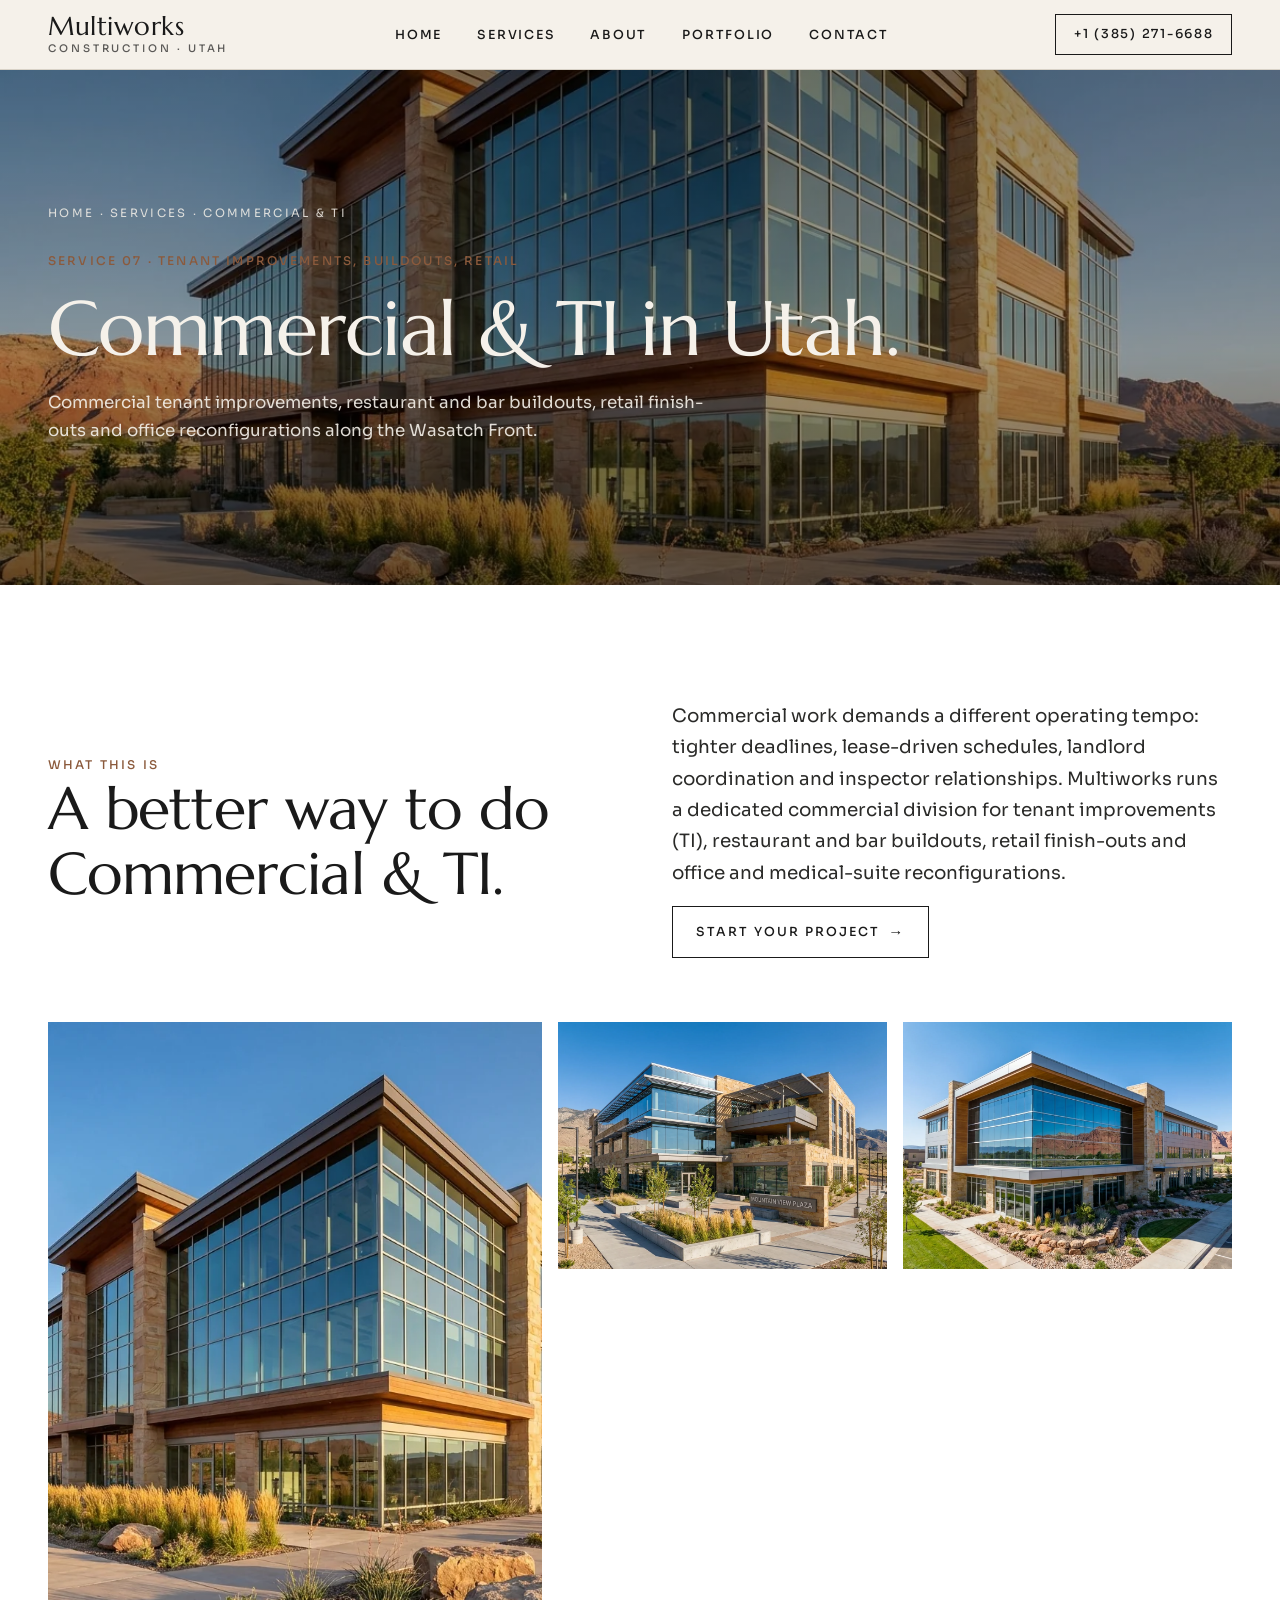
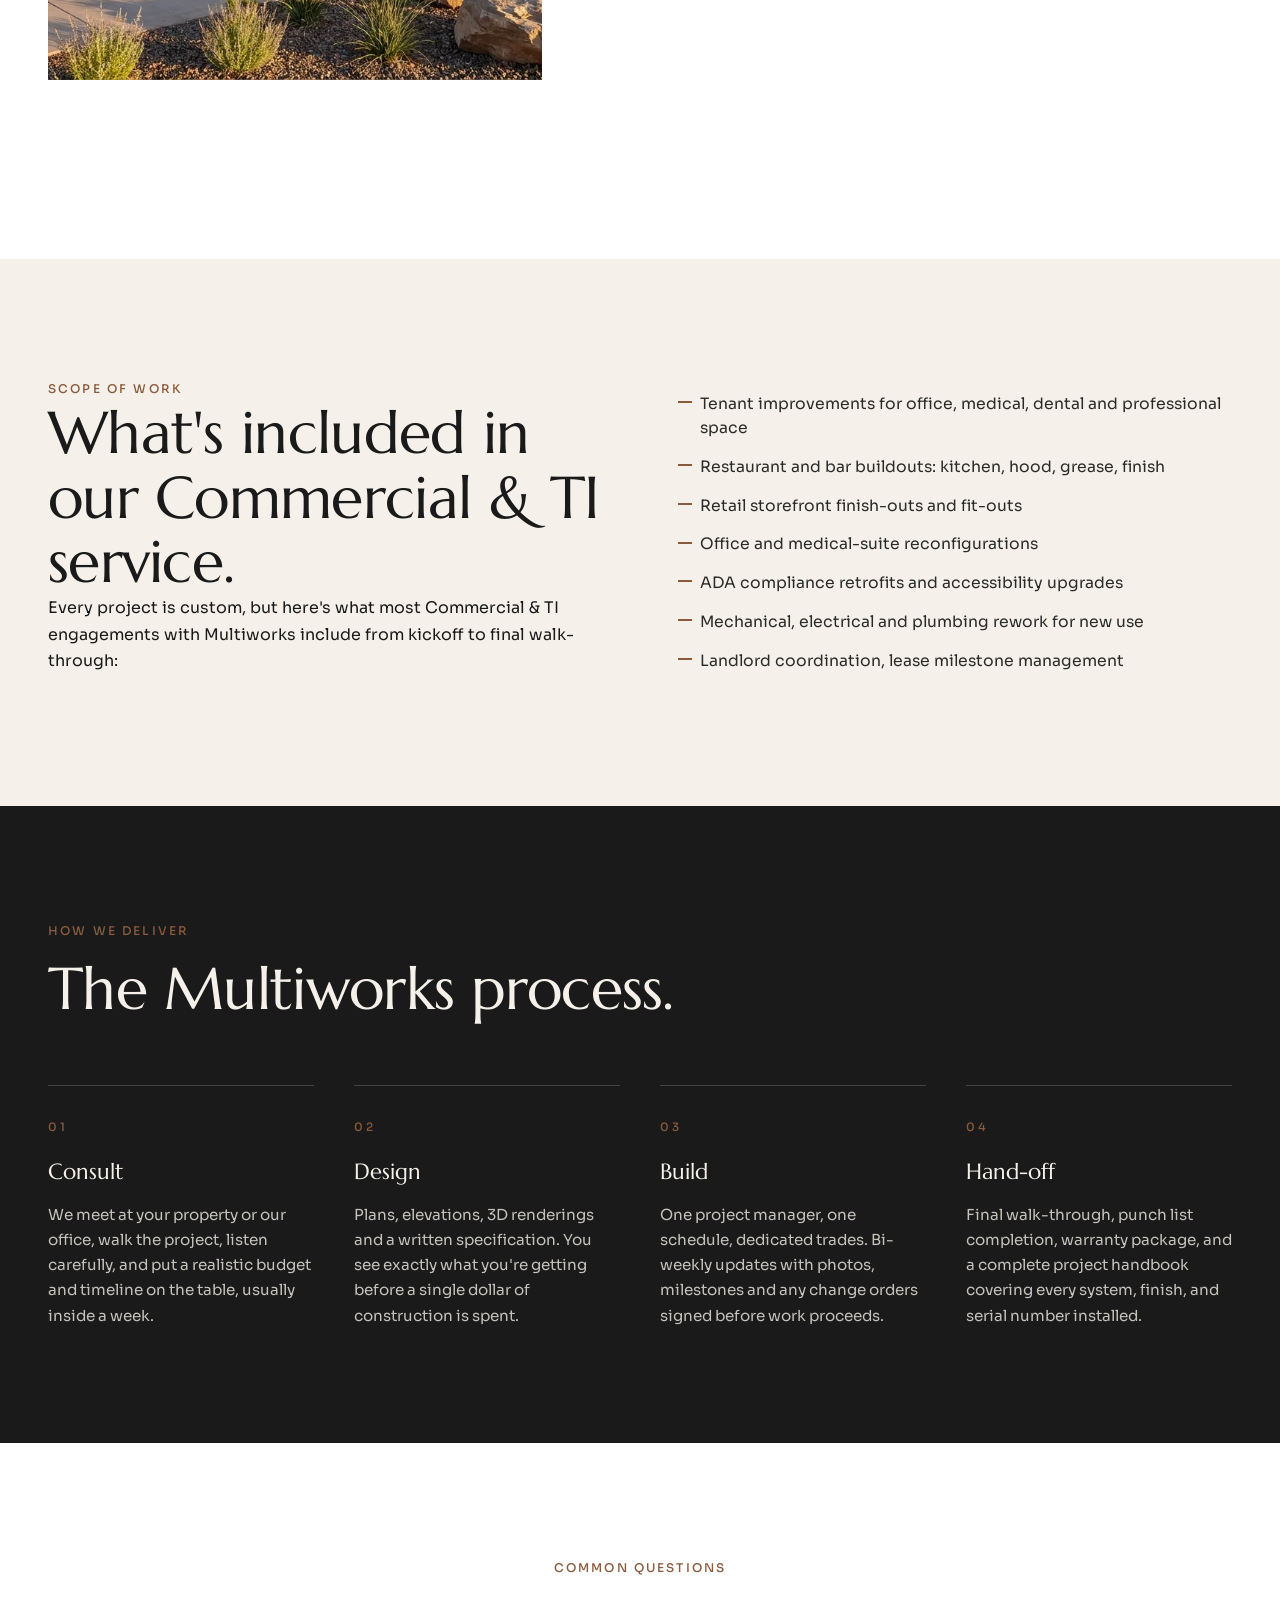
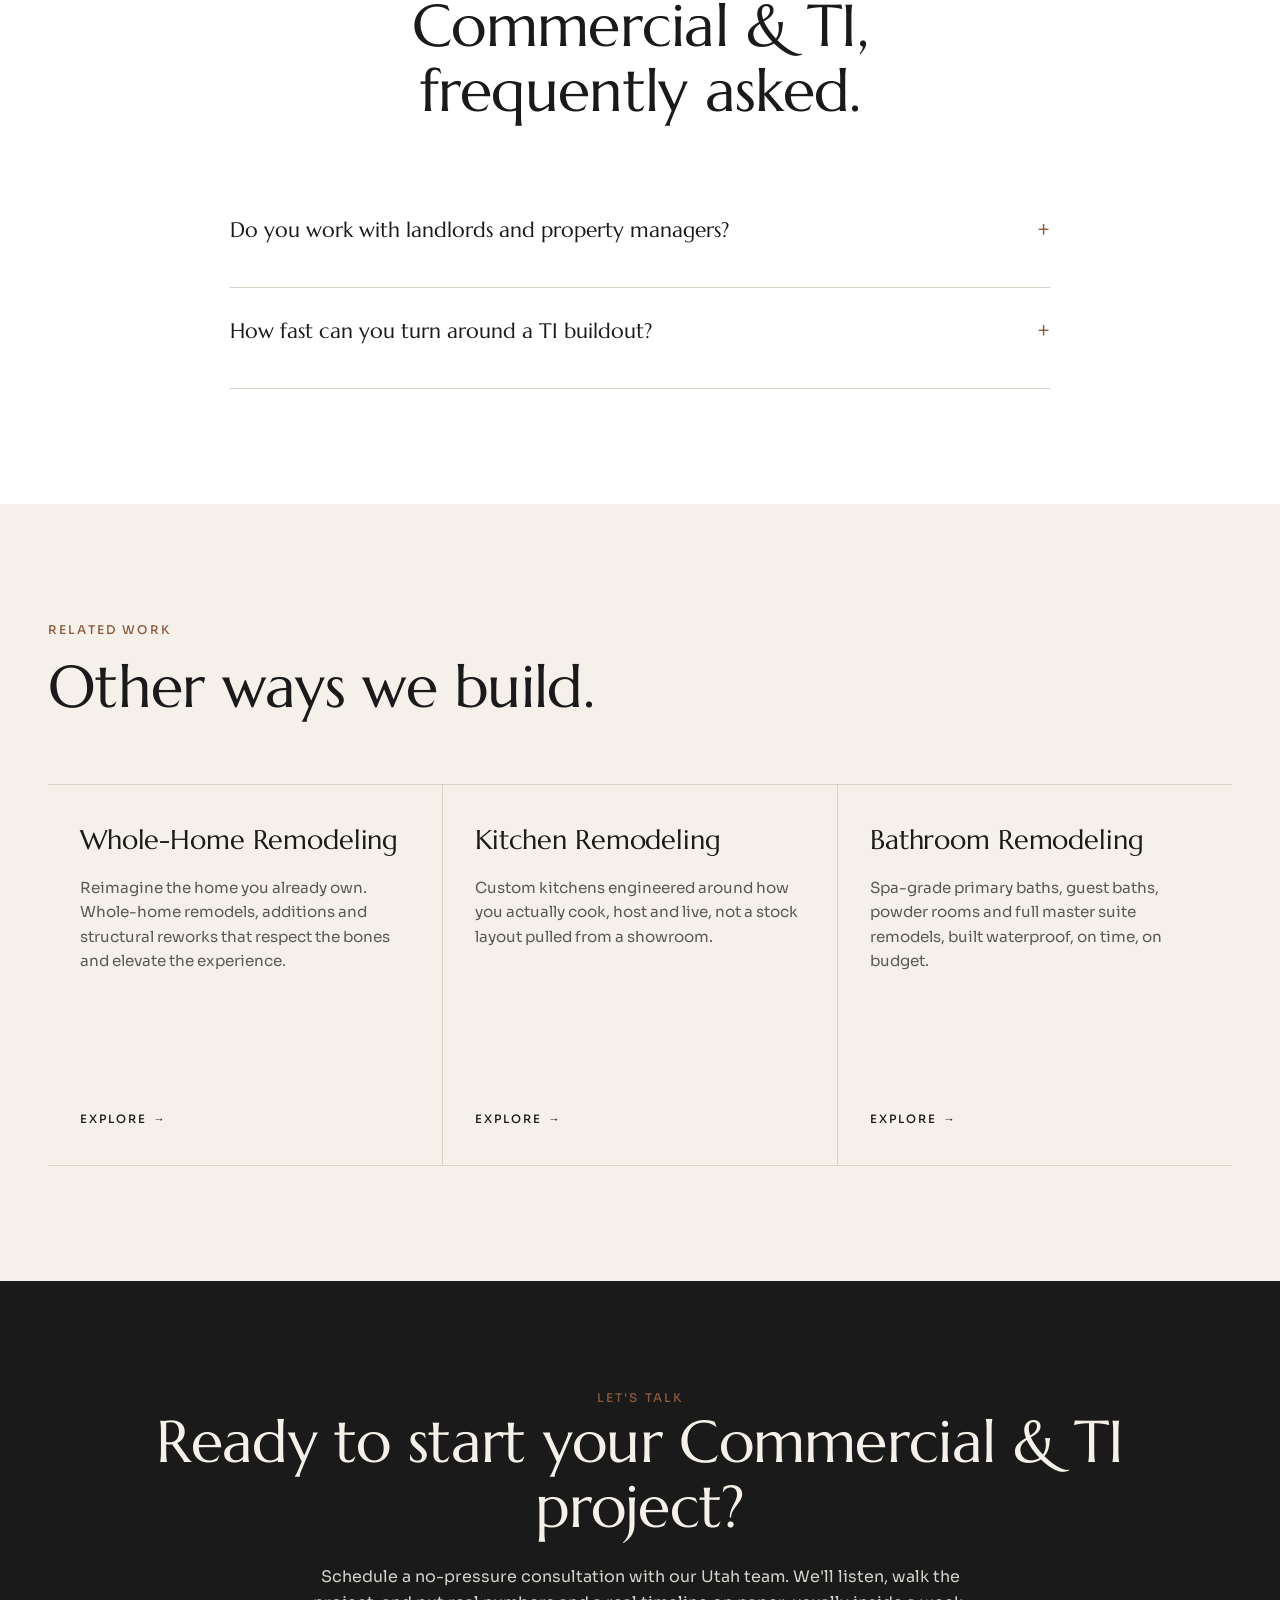
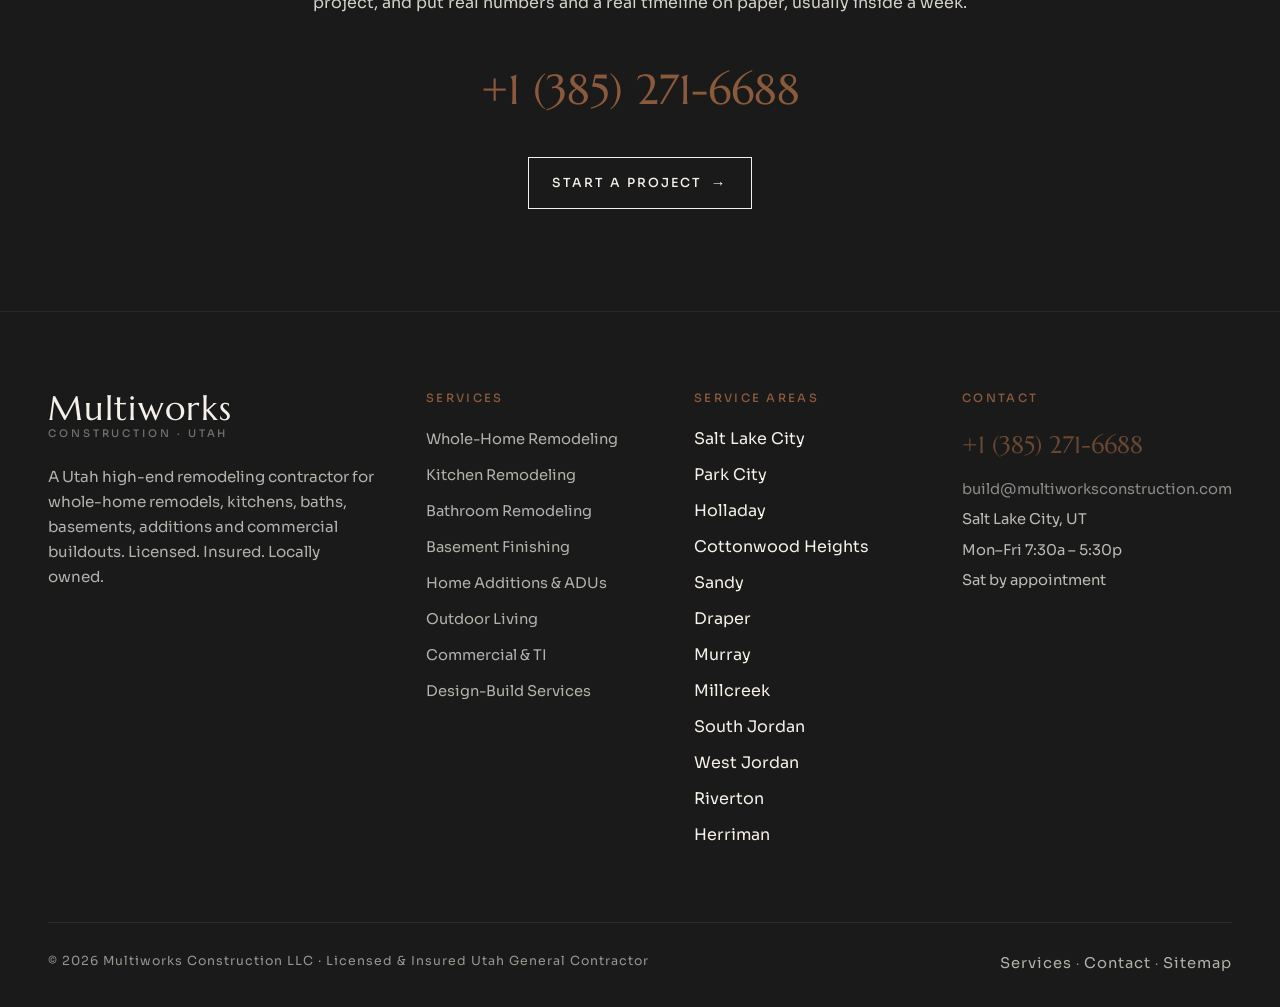
<file: commercial-construction.html>
<!doctype html>
<html lang="en">
<head>
<meta charset="utf-8">
<meta name="viewport" content="width=device-width,initial-scale=1">
<title>Commercial &amp; TI in Utah | Salt Lake City &amp; Park City · Multiworks Construction</title>
<meta name="description" content="Commercial tenant improvements, restaurant and bar buildouts, retail finish-outs and office reconfigurations along the Wasatch Front. Licensed Utah general contractor serving Salt Lake City, Park City and the Wasatch Front. Call +1 (385) 271-6688.">
<link rel="canonical" href="https://multiworksconstruction.com/commercial-construction.html">
<meta name="robots" content="index,follow,max-image-preview:large">
<meta property="og:type" content="website">
<meta property="og:site_name" content="Multiworks Construction LLC">
<meta property="og:title" content="Commercial &amp; TI in Utah | Salt Lake City &amp; Park City · Multiworks Construction">
<meta property="og:description" content="Commercial tenant improvements, restaurant and bar buildouts, retail finish-outs and office reconfigurations along the Wasatch Front. Licensed Utah general contractor serving Salt Lake City, Park City and the Wasatch Front. Call +1 (385) 271-6688.">
<meta property="og:url" content="https://multiworksconstruction.com/commercial-construction.html">
<meta property="og:image" content="https://multiworksconstruction.com/assets/img/commercial-01.webp">
<meta name="twitter:card" content="summary_large_image">
<meta name="twitter:title" content="Commercial &amp; TI in Utah | Salt Lake City &amp; Park City · Multiworks Construction">
<meta name="twitter:description" content="Commercial tenant improvements, restaurant and bar buildouts, retail finish-outs and office reconfigurations along the Wasatch Front. Licensed Utah general contractor serving Salt Lake City, Park City and the Wasatch Front. Call +1 (385) 271-6688.">
<meta name="twitter:image" content="https://multiworksconstruction.com/assets/img/commercial-01.webp">
<meta name="theme-color" content="#1A1A1A">
<meta name="geo.region" content="US-UT">
<meta name="geo.placename" content="Salt Lake City, Utah">
<link rel="preconnect" href="https://fonts.googleapis.com">
<link rel="preconnect" href="https://fonts.gstatic.com" crossorigin>
<link rel="preload" as="image" href="https://multiworksconstruction.com/assets/img/commercial-01.webp" fetchpriority="high">
<link rel="preload" as="style" href="https://fonts.googleapis.com/css2?family=Marcellus&family=Sora:wght@400;500;600&display=swap">
<link rel="stylesheet" href="https://fonts.googleapis.com/css2?family=Marcellus&family=Sora:wght@400;500;600&display=swap">
<link rel="stylesheet" href="/assets/styles.css">
<script type="application/ld+json">{"@context": "https://schema.org", "@type": ["GeneralContractor", "HomeAndConstructionBusiness", "LocalBusiness"], "name": "Multiworks Construction LLC", "alternateName": "Multiworks Construction", "url": "https://multiworksconstruction.com", "telephone": "+1 (385) 271-6688", "email": "build@multiworksconstruction.com", "image": "https://multiworksconstruction.com/assets/img/commercial-01.webp", "logo": "https://multiworksconstruction.com/assets/img/commercial-01.webp", "description": "Utah high-end remodeling and design-build contractor. Whole-home transformations, kitchens, baths, additions and commercial buildouts. Licensed, insured, locally owned.", "priceRange": "$$$", "address": {"@type": "PostalAddress", "addressLocality": "Salt Lake City", "addressRegion": "UT", "postalCode": "84101", "addressCountry": "US"}, "areaServed": [{"@type": "City", "name": "Salt Lake City"}, {"@type": "City", "name": "Park City"}, {"@type": "City", "name": "Holladay"}, {"@type": "City", "name": "Cottonwood Heights"}, {"@type": "City", "name": "Sandy"}, {"@type": "City", "name": "Draper"}, {"@type": "City", "name": "Murray"}, {"@type": "City", "name": "Millcreek"}, {"@type": "City", "name": "South Jordan"}, {"@type": "City", "name": "West Jordan"}, {"@type": "City", "name": "Riverton"}, {"@type": "City", "name": "Herriman"}, {"@type": "City", "name": "Bluffdale"}, {"@type": "City", "name": "Lehi"}, {"@type": "City", "name": "Alpine"}, {"@type": "City", "name": "Highland"}, {"@type": "City", "name": "American Fork"}, {"@type": "City", "name": "Pleasant Grove"}, {"@type": "City", "name": "Orem"}, {"@type": "City", "name": "Provo"}, {"@type": "City", "name": "Bountiful"}, {"@type": "City", "name": "Centerville"}, {"@type": "City", "name": "Farmington"}, {"@type": "City", "name": "Kaysville"}, {"@type": "City", "name": "Layton"}, {"@type": "City", "name": "Heber City"}, {"@type": "City", "name": "Midway"}, {"@type": "City", "name": "Deer Valley"}], "sameAs": [], "hasOfferCatalog": {"@type": "OfferCatalog", "name": "Construction & Remodeling Services", "itemListElement": [{"@type": "Offer", "itemOffered": {"@type": "Service", "name": "Whole-Home Remodeling", "url": "https://multiworksconstruction.com/whole-home-remodeling.html"}}, {"@type": "Offer", "itemOffered": {"@type": "Service", "name": "Kitchen Remodeling", "url": "https://multiworksconstruction.com/kitchen-remodeling.html"}}, {"@type": "Offer", "itemOffered": {"@type": "Service", "name": "Bathroom Remodeling", "url": "https://multiworksconstruction.com/bathroom-remodeling.html"}}, {"@type": "Offer", "itemOffered": {"@type": "Service", "name": "Basement Finishing", "url": "https://multiworksconstruction.com/basement-finishing.html"}}, {"@type": "Offer", "itemOffered": {"@type": "Service", "name": "Home Additions & ADUs", "url": "https://multiworksconstruction.com/home-additions.html"}}, {"@type": "Offer", "itemOffered": {"@type": "Service", "name": "Outdoor Living", "url": "https://multiworksconstruction.com/outdoor-living.html"}}, {"@type": "Offer", "itemOffered": {"@type": "Service", "name": "Commercial & TI", "url": "https://multiworksconstruction.com/commercial-construction.html"}}, {"@type": "Offer", "itemOffered": {"@type": "Service", "name": "Design-Build Services", "url": "https://multiworksconstruction.com/design-build.html"}}]}}</script>
<script type="application/ld+json">{"@context": "https://schema.org", "@type": "Service", "name": "Commercial & TI", "description": "Commercial tenant improvements, restaurant and bar buildouts, retail finish-outs and office reconfigurations along the Wasatch Front.", "provider": {"@type": "GeneralContractor", "name": "Multiworks Construction LLC", "telephone": "+1 (385) 271-6688", "url": "https://multiworksconstruction.com"}, "areaServed": [{"@type": "City", "name": "Salt Lake City"}, {"@type": "City", "name": "Park City"}, {"@type": "City", "name": "Holladay"}, {"@type": "City", "name": "Cottonwood Heights"}, {"@type": "City", "name": "Sandy"}, {"@type": "City", "name": "Draper"}, {"@type": "City", "name": "Murray"}, {"@type": "City", "name": "Millcreek"}, {"@type": "City", "name": "South Jordan"}, {"@type": "City", "name": "West Jordan"}, {"@type": "City", "name": "Riverton"}, {"@type": "City", "name": "Herriman"}, {"@type": "City", "name": "Bluffdale"}, {"@type": "City", "name": "Lehi"}, {"@type": "City", "name": "Alpine"}, {"@type": "City", "name": "Highland"}, {"@type": "City", "name": "American Fork"}, {"@type": "City", "name": "Pleasant Grove"}, {"@type": "City", "name": "Orem"}, {"@type": "City", "name": "Provo"}, {"@type": "City", "name": "Bountiful"}, {"@type": "City", "name": "Centerville"}, {"@type": "City", "name": "Farmington"}, {"@type": "City", "name": "Kaysville"}, {"@type": "City", "name": "Layton"}, {"@type": "City", "name": "Heber City"}, {"@type": "City", "name": "Midway"}, {"@type": "City", "name": "Deer Valley"}], "url": "https://multiworksconstruction.com/commercial-construction.html", "serviceType": "Commercial & TI"}</script>
<script type="application/ld+json">{"@context": "https://schema.org", "@type": "FAQPage", "mainEntity": [{"@type": "Question", "name": "Do you work with landlords and property managers?", "acceptedAnswer": {"@type": "Answer", "text": "Yes. much of our commercial work is initiated by property owners and managers for TI buildouts. We handle landlord work-letter compliance, scope reconciliation and final lien releases."}}, {"@type": "Question", "name": "How fast can you turn around a TI buildout?", "acceptedAnswer": {"@type": "Answer", "text": "A simple office TI can finish in 6 to 10 weeks. Restaurants and medical buildouts run 12 to 24 weeks depending on permitting and equipment lead times. We give you a written milestone schedule before lease commencement."}}]}</script>
</head>
<body><header class="nav is-light">
  <div class="nav__inner">
    <a class="brand" href="/" aria-label="Multiworks Construction LLC home">
      <span class="brand__mark">Multiworks</span>
      <span class="brand__sub">Construction · Utah</span>
    </a>
    <ul class="nav__links">
      <li><a href="/" class="">Home</a></li>
      <li><a href="/services.html" class="">Services</a></li>
      <li><a href="/about.html" class="">About</a></li>
      <li><a href="/portfolio.html" class="">Portfolio</a></li>
      <li><a href="/contact.html" class="">Contact</a></li>
    </ul>
    <a class="nav__cta" href="tel:+13852716688">+1 (385) 271-6688</a>
    <button class="nav__toggle" aria-label="Open menu"><span></span><span></span><span></span></button>
  </div>
</header>
<a class="tap-call" href="tel:+13852716688">Call +1 (385) 271-6688</a>

<section class="page-hero">
  <div class="page-hero__bg"><img src="/assets/img/commercial-01.webp" alt="Restaurant build-out with exposed beams and open kitchen pass" loading="eager" fetchpriority="high" decoding="sync" width="1376" height="768"></div>
  <div class="page-hero__inner">
    <div class="crumbs"><a href="/">Home</a> · <a href="/services.html">Services</a> · Commercial &amp; TI</div>
    <span class="eyebrow">Service 07 · Tenant improvements, buildouts, retail</span>
    <h1 class="page-hero__title">Commercial &amp; TI in Utah.</h1>
    <p class="page-hero__sub">Commercial tenant improvements, restaurant and bar buildouts, retail finish-outs and office reconfigurations along the Wasatch Front.</p>
  </div>
</section>

<section class="section section--paper">
  <div class="wrap split split--narrow reveal">
    <div>
      <span class="eyebrow">What this is</span>
      <h2>A better way to do Commercial &amp; TI.</h2>
    </div>
    <div>
      <p class="lead">Commercial work demands a different operating tempo: tighter deadlines, lease-driven schedules, landlord coordination and inspector relationships. Multiworks runs a dedicated commercial division for tenant improvements (TI), restaurant and bar buildouts, retail finish-outs and office and medical-suite reconfigurations.</p>
      <a class="btn btn--ghost" href="/contact.html">Start your project <span class="arrow">→</span></a>
    </div>
  </div>
  <div class="wrap reveal">
    <div class="triptych"><div class="triptych__item"><img src="/assets/img/commercial-01.webp" alt="Restaurant build-out with exposed beams and open kitchen pass" loading="lazy" decoding="async" width="800" height="600"></div>
<div class="triptych__item"><img src="/assets/img/commercial-02.webp" alt="Tenant-improvement office buildout with glass partition walls" loading="lazy" decoding="async" width="800" height="600"></div>
<div class="triptych__item"><img src="/assets/img/commercial-03.webp" alt="Retail storefront finish-out with custom millwork display" loading="lazy" decoding="async" width="800" height="600"></div></div>
  </div>
</section>

<section class="section">
  <div class="wrap split reveal">
    <div>
      <span class="eyebrow">Scope of work</span>
      <h2>What's included in our Commercial &amp; TI service.</h2>
      <p>Every project is custom, but here's what most Commercial &amp; TI engagements with Multiworks include from kickoff to final walk-through:</p>
    </div>
    <div>
      <ul class="scope-list"><li>Tenant improvements for office, medical, dental and professional space</li>
<li>Restaurant and bar buildouts: kitchen, hood, grease, finish</li>
<li>Retail storefront finish-outs and fit-outs</li>
<li>Office and medical-suite reconfigurations</li>
<li>ADA compliance retrofits and accessibility upgrades</li>
<li>Mechanical, electrical and plumbing rework for new use</li>
<li>Landlord coordination, lease milestone management</li></ul>
    </div>
  </div>
</section>

<section class="section section--ink">
  <div class="wrap">
    <div class="section__head reveal">
      <span class="eyebrow">How we deliver</span>
      <h2 class="on-ink">The Multiworks process.</h2>
    </div>
    <div class="process reveal">
<div class="process__step"><div class="process__num">01</div><div class="process__title">Consult</div><div class="process__desc">We meet at your property or our office, walk the project, listen carefully, and put a realistic budget and timeline on the table, usually inside a week.</div></div>
<div class="process__step"><div class="process__num">02</div><div class="process__title">Design</div><div class="process__desc">Plans, elevations, 3D renderings and a written specification. You see exactly what you&#x27;re getting before a single dollar of construction is spent.</div></div>
<div class="process__step"><div class="process__num">03</div><div class="process__title">Build</div><div class="process__desc">One project manager, one schedule, dedicated trades. Bi-weekly updates with photos, milestones and any change orders signed before work proceeds.</div></div>
<div class="process__step"><div class="process__num">04</div><div class="process__title">Hand-off</div><div class="process__desc">Final walk-through, punch list completion, warranty package, and a complete project handbook covering every system, finish, and serial number installed.</div></div>
    </div>
  </div>
</section>

<section class="section section--paper">
  <div class="wrap">
    <div class="section__head section__head--center reveal">
      <span class="eyebrow">Common questions</span>
      <h2>Commercial &amp; TI, frequently asked.</h2>
    </div>
    <div class="faq reveal"><div class="faq__item"><button class="faq__q" type="button">Do you work with landlords and property managers? <span class="plus">+</span></button><div class="faq__a"><p>Yes. much of our commercial work is initiated by property owners and managers for TI buildouts. We handle landlord work-letter compliance, scope reconciliation and final lien releases.</p></div></div>
<div class="faq__item"><button class="faq__q" type="button">How fast can you turn around a TI buildout? <span class="plus">+</span></button><div class="faq__a"><p>A simple office TI can finish in 6 to 10 weeks. Restaurants and medical buildouts run 12 to 24 weeks depending on permitting and equipment lead times. We give you a written milestone schedule before lease commencement.</p></div></div></div>
  </div>
</section>

<section class="section">
  <div class="wrap">
    <div class="section__head reveal">
      <span class="eyebrow">Related work</span>
      <h2>Other ways we build.</h2>
    </div>
  </div>
  <div class="wrap reveal">
    <div class="service-grid"><a class="service-card" href="/whole-home-remodeling.html">
  <h3 class="service-card__title">Whole-Home Remodeling</h3>
  <p class="service-card__desc">Reimagine the home you already own. Whole-home remodels, additions and structural reworks that respect the bones and elevate the experience.</p>
  <span class="service-card__link">Explore <span class="arrow">&rarr;</span></span>
</a>
<a class="service-card" href="/kitchen-remodeling.html">
  <h3 class="service-card__title">Kitchen Remodeling</h3>
  <p class="service-card__desc">Custom kitchens engineered around how you actually cook, host and live, not a stock layout pulled from a showroom.</p>
  <span class="service-card__link">Explore <span class="arrow">&rarr;</span></span>
</a>
<a class="service-card" href="/bathroom-remodeling.html">
  <h3 class="service-card__title">Bathroom Remodeling</h3>
  <p class="service-card__desc">Spa-grade primary baths, guest baths, powder rooms and full master suite remodels, built waterproof, on time, on budget.</p>
  <span class="service-card__link">Explore <span class="arrow">&rarr;</span></span>
</a></div>
  </div>
</section>

<section class="cta-band">
  <div class="wrap reveal">
    <span class="eyebrow">Let's talk</span>
    <h2>Ready to start your Commercial &amp; TI project?</h2>
    <p class="cta-band__body">Schedule a no-pressure consultation with our Utah team. We'll listen, walk the project, and put real numbers and a real timeline on paper, usually inside a week.</p>
    <a class="phone" href="tel:+13852716688">+1 (385) 271-6688</a><br>
    <a class="btn btn--ghost-light" href="/contact.html">Start a project <span class="arrow">→</span></a>
  </div>
</section>
<footer class="footer">
  <div class="wrap">
    <div class="footer__grid">
      <div class="footer__brand">
        <div class="brand">
          <span class="brand__mark">Multiworks</span>
          <span class="brand__sub">Construction · Utah</span>
        </div>
        <p class="footer__about">A Utah high-end remodeling contractor for whole-home remodels, kitchens, baths, basements, additions and commercial buildouts. Licensed. Insured. Locally owned.</p>
      </div>
      <div>
        <h3 class="footer__heading">Services</h3>
        <ul><li><a href="/whole-home-remodeling.html">Whole-Home Remodeling</a></li>
<li><a href="/kitchen-remodeling.html">Kitchen Remodeling</a></li>
<li><a href="/bathroom-remodeling.html">Bathroom Remodeling</a></li>
<li><a href="/basement-finishing.html">Basement Finishing</a></li>
<li><a href="/home-additions.html">Home Additions &amp; ADUs</a></li>
<li><a href="/outdoor-living.html">Outdoor Living</a></li>
<li><a href="/commercial-construction.html">Commercial &amp; TI</a></li>
<li><a href="/design-build.html">Design-Build Services</a></li></ul>
      </div>
      <div>
        <h3 class="footer__heading">Service Areas</h3>
        <ul><li>Salt Lake City</li>
<li>Park City</li>
<li>Holladay</li>
<li>Cottonwood Heights</li>
<li>Sandy</li>
<li>Draper</li>
<li>Murray</li>
<li>Millcreek</li>
<li>South Jordan</li>
<li>West Jordan</li>
<li>Riverton</li>
<li>Herriman</li></ul>
      </div>
      <div class="footer__contact">
        <h3 class="footer__heading">Contact</h3>
        <a class="phone" href="tel:+13852716688">+1 (385) 271-6688</a>
        <p><a href="mailto:build@multiworksconstruction.com">build@multiworksconstruction.com</a></p>
        <p>Salt Lake City, UT</p>
        <p>Mon–Fri 7:30a – 5:30p</p>
        <p>Sat by appointment</p>
      </div>
    </div>
    <div class="footer__bottom">
      <div>© 2026 Multiworks Construction LLC · Licensed &amp; Insured Utah General Contractor</div>
      <div><a href="/services.html">Services</a> · <a href="/contact.html">Contact</a> · <a href="/sitemap.xml">Sitemap</a></div>
    </div>
  </div>
</footer>
<script src="/assets/nav.js" defer></script>
</body></html>
</file>
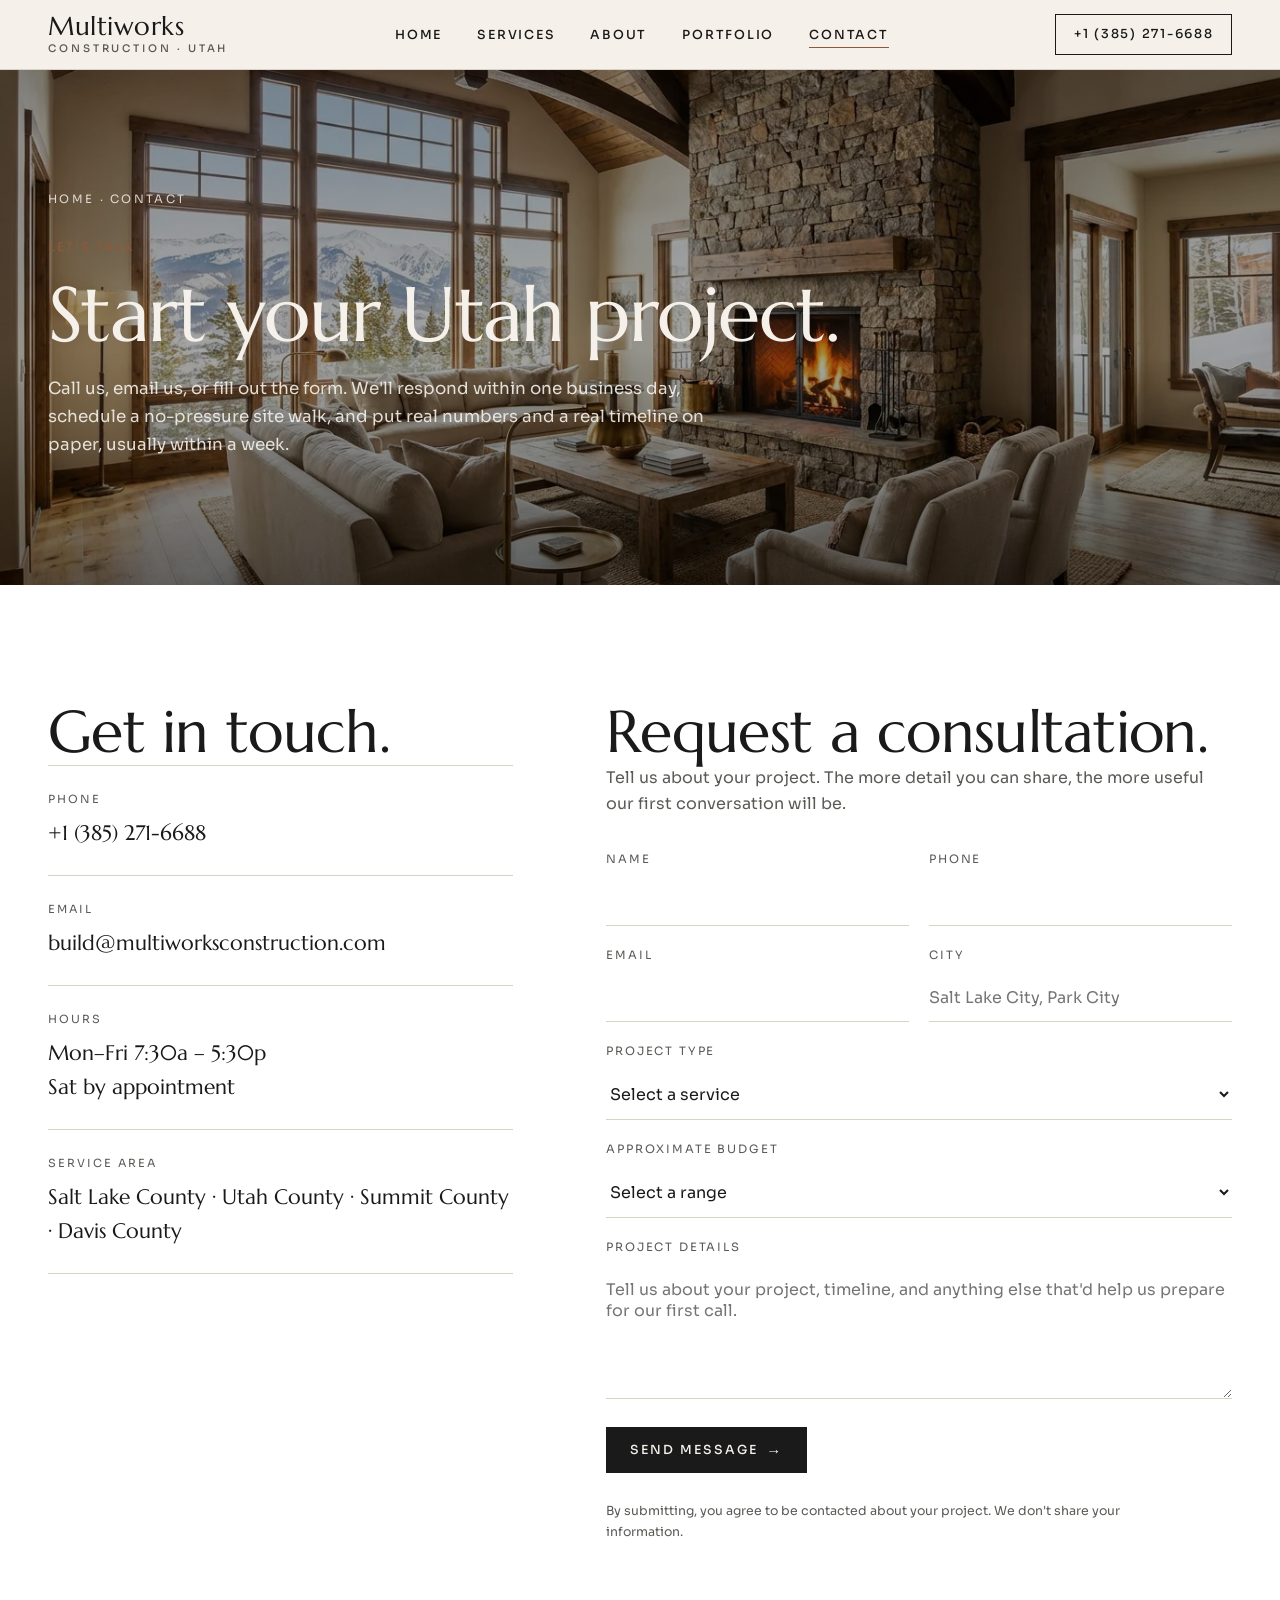
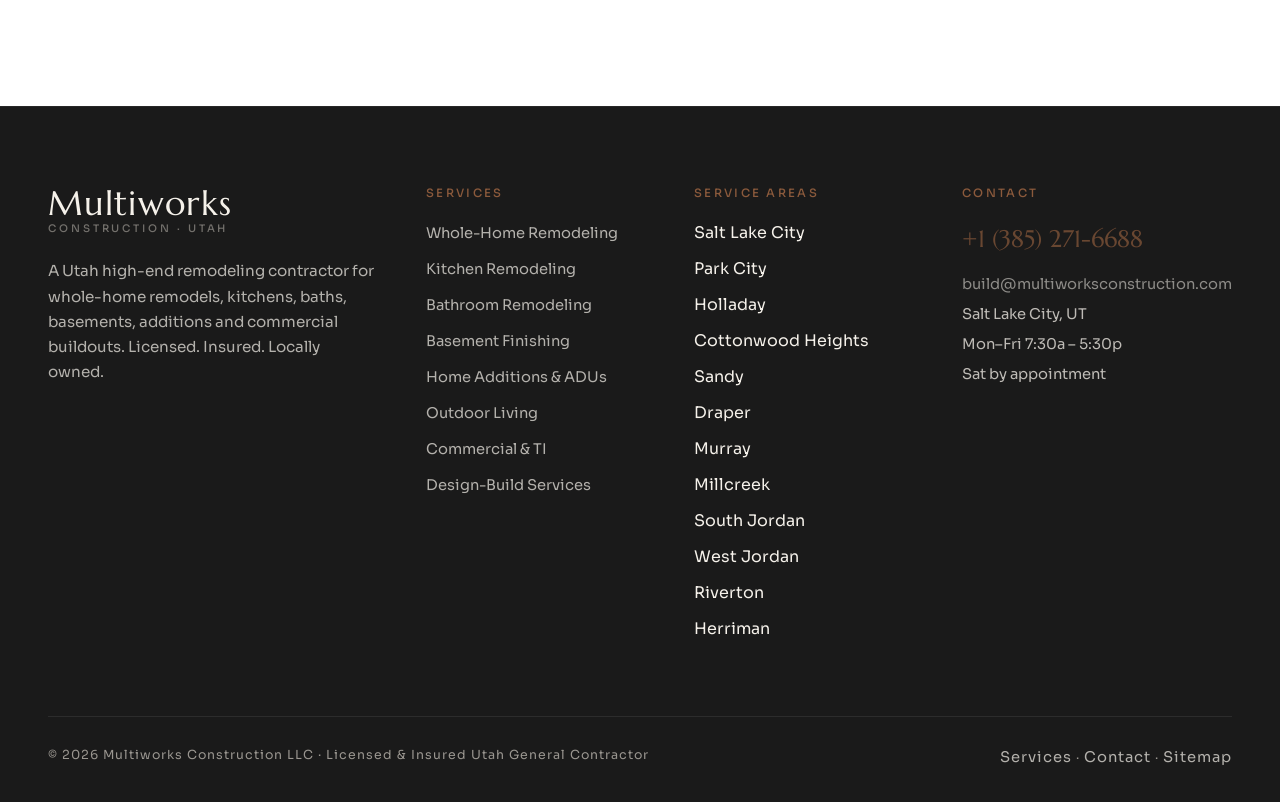
<file: contact.html>
<!doctype html>
<html lang="en">
<head>
<meta charset="utf-8">
<meta name="viewport" content="width=device-width,initial-scale=1">
<title>Contact Multiworks Construction | Utah General Contractor, Call or Get a Quote</title>
<meta name="description" content="Contact Multiworks Construction LLC for high-end remodels, additions and commercial work in Utah. Call +1 (385) 271-6688 or request a no-pressure consultation. Serving Salt Lake City, Park City and the Wasatch Front.">
<link rel="canonical" href="https://multiworksconstruction.com/contact.html">
<meta name="robots" content="index,follow,max-image-preview:large">
<meta property="og:type" content="website">
<meta property="og:site_name" content="Multiworks Construction LLC">
<meta property="og:title" content="Contact Multiworks Construction | Utah General Contractor, Call or Get a Quote">
<meta property="og:description" content="Contact Multiworks Construction LLC for high-end remodels, additions and commercial work in Utah. Call +1 (385) 271-6688 or request a no-pressure consultation. Serving Salt Lake City, Park City and the Wasatch Front.">
<meta property="og:url" content="https://multiworksconstruction.com/contact.html">
<meta property="og:image" content="https://multiworksconstruction.com/assets/img/hero-08.webp">
<meta name="twitter:card" content="summary_large_image">
<meta name="twitter:title" content="Contact Multiworks Construction | Utah General Contractor, Call or Get a Quote">
<meta name="twitter:description" content="Contact Multiworks Construction LLC for high-end remodels, additions and commercial work in Utah. Call +1 (385) 271-6688 or request a no-pressure consultation. Serving Salt Lake City, Park City and the Wasatch Front.">
<meta name="twitter:image" content="https://multiworksconstruction.com/assets/img/hero-08.webp">
<meta name="theme-color" content="#1A1A1A">
<meta name="geo.region" content="US-UT">
<meta name="geo.placename" content="Salt Lake City, Utah">
<link rel="preconnect" href="https://fonts.googleapis.com">
<link rel="preconnect" href="https://fonts.gstatic.com" crossorigin>
<link rel="preload" as="image" href="https://multiworksconstruction.com/assets/img/hero-08.webp" fetchpriority="high">
<link rel="preload" as="style" href="https://fonts.googleapis.com/css2?family=Marcellus&family=Sora:wght@400;500;600&display=swap">
<link rel="stylesheet" href="https://fonts.googleapis.com/css2?family=Marcellus&family=Sora:wght@400;500;600&display=swap">
<link rel="stylesheet" href="/assets/styles.css">
<script type="application/ld+json">{"@context": "https://schema.org", "@type": ["GeneralContractor", "HomeAndConstructionBusiness", "LocalBusiness"], "name": "Multiworks Construction LLC", "alternateName": "Multiworks Construction", "url": "https://multiworksconstruction.com", "telephone": "+1 (385) 271-6688", "email": "build@multiworksconstruction.com", "image": "https://multiworksconstruction.com/assets/img/hero-08.webp", "logo": "https://multiworksconstruction.com/assets/img/hero-08.webp", "description": "Utah high-end remodeling and design-build contractor. Whole-home transformations, kitchens, baths, additions and commercial buildouts. Licensed, insured, locally owned.", "priceRange": "$$$", "address": {"@type": "PostalAddress", "addressLocality": "Salt Lake City", "addressRegion": "UT", "postalCode": "84101", "addressCountry": "US"}, "areaServed": [{"@type": "City", "name": "Salt Lake City"}, {"@type": "City", "name": "Park City"}, {"@type": "City", "name": "Holladay"}, {"@type": "City", "name": "Cottonwood Heights"}, {"@type": "City", "name": "Sandy"}, {"@type": "City", "name": "Draper"}, {"@type": "City", "name": "Murray"}, {"@type": "City", "name": "Millcreek"}, {"@type": "City", "name": "South Jordan"}, {"@type": "City", "name": "West Jordan"}, {"@type": "City", "name": "Riverton"}, {"@type": "City", "name": "Herriman"}, {"@type": "City", "name": "Bluffdale"}, {"@type": "City", "name": "Lehi"}, {"@type": "City", "name": "Alpine"}, {"@type": "City", "name": "Highland"}, {"@type": "City", "name": "American Fork"}, {"@type": "City", "name": "Pleasant Grove"}, {"@type": "City", "name": "Orem"}, {"@type": "City", "name": "Provo"}, {"@type": "City", "name": "Bountiful"}, {"@type": "City", "name": "Centerville"}, {"@type": "City", "name": "Farmington"}, {"@type": "City", "name": "Kaysville"}, {"@type": "City", "name": "Layton"}, {"@type": "City", "name": "Heber City"}, {"@type": "City", "name": "Midway"}, {"@type": "City", "name": "Deer Valley"}], "sameAs": [], "hasOfferCatalog": {"@type": "OfferCatalog", "name": "Construction & Remodeling Services", "itemListElement": [{"@type": "Offer", "itemOffered": {"@type": "Service", "name": "Whole-Home Remodeling", "url": "https://multiworksconstruction.com/whole-home-remodeling.html"}}, {"@type": "Offer", "itemOffered": {"@type": "Service", "name": "Kitchen Remodeling", "url": "https://multiworksconstruction.com/kitchen-remodeling.html"}}, {"@type": "Offer", "itemOffered": {"@type": "Service", "name": "Bathroom Remodeling", "url": "https://multiworksconstruction.com/bathroom-remodeling.html"}}, {"@type": "Offer", "itemOffered": {"@type": "Service", "name": "Basement Finishing", "url": "https://multiworksconstruction.com/basement-finishing.html"}}, {"@type": "Offer", "itemOffered": {"@type": "Service", "name": "Home Additions & ADUs", "url": "https://multiworksconstruction.com/home-additions.html"}}, {"@type": "Offer", "itemOffered": {"@type": "Service", "name": "Outdoor Living", "url": "https://multiworksconstruction.com/outdoor-living.html"}}, {"@type": "Offer", "itemOffered": {"@type": "Service", "name": "Commercial & TI", "url": "https://multiworksconstruction.com/commercial-construction.html"}}, {"@type": "Offer", "itemOffered": {"@type": "Service", "name": "Design-Build Services", "url": "https://multiworksconstruction.com/design-build.html"}}]}}</script>
</head>
<body class="page-contact"><header class="nav is-light">
  <div class="nav__inner">
    <a class="brand" href="/" aria-label="Multiworks Construction LLC home">
      <span class="brand__mark">Multiworks</span>
      <span class="brand__sub">Construction · Utah</span>
    </a>
    <ul class="nav__links">
      <li><a href="/" class="">Home</a></li>
      <li><a href="/services.html" class="">Services</a></li>
      <li><a href="/about.html" class="">About</a></li>
      <li><a href="/portfolio.html" class="">Portfolio</a></li>
      <li><a href="/contact.html" class="is-active">Contact</a></li>
    </ul>
    <a class="nav__cta" href="tel:+13852716688">+1 (385) 271-6688</a>
    <button class="nav__toggle" aria-label="Open menu"><span></span><span></span><span></span></button>
  </div>
</header>
<a class="tap-call" href="tel:+13852716688">Call +1 (385) 271-6688</a>

<section class="page-hero">
  <div class="page-hero__bg"><img src="/assets/img/hero-08.webp" alt="Multiworks Construction job site walkthrough" loading="eager" fetchpriority="high" decoding="sync" width="1376" height="768"></div>
  <div class="page-hero__inner">
    <div class="crumbs"><a href="/">Home</a> · Contact</div>
    <span class="eyebrow">Let's talk</span>
    <h1 class="page-hero__title">Start your Utah project.</h1>
    <p class="page-hero__sub">Call us, email us, or fill out the form. We'll respond within one business day, schedule a no-pressure site walk, and put real numbers and a real timeline on paper, usually within a week.</p>
  </div>
</section>

<section class="section section--paper">
  <div class="wrap contact-grid reveal">
    <div class="contact-card">
      <h2>Get in touch.</h2>
      <div class="contact-card__row">
        <div class="contact-card__label">Phone</div>
        <div class="contact-card__value"><a href="tel:+13852716688">+1 (385) 271-6688</a></div>
      </div>
      <div class="contact-card__row">
        <div class="contact-card__label">Email</div>
        <div class="contact-card__value"><a href="mailto:build@multiworksconstruction.com">build@multiworksconstruction.com</a></div>
      </div>
      <div class="contact-card__row">
        <div class="contact-card__label">Hours</div>
        <div class="contact-card__value">Mon–Fri 7:30a – 5:30p<br>Sat by appointment</div>
      </div>
      <div class="contact-card__row">
        <div class="contact-card__label">Service area</div>
        <div class="contact-card__value">Salt Lake County · Utah County · Summit County · Davis County</div>
      </div>
    </div>
    <div>
      <h2>Request a consultation.</h2>
      <p class="form-intro">Tell us about your project. The more detail you can share, the more useful our first conversation will be.</p>
      <form class="form" id="contactForm" action="/api/contact" method="post" novalidate>
        <div class="form__row">
          <div><label for="name">Name</label><input id="name" name="name" type="text" autocomplete="name" required></div>
          <div><label for="phone">Phone</label><input id="phone" name="phone" type="tel" autocomplete="tel" required></div>
        </div>
        <div class="form__row">
          <div><label for="email">Email</label><input id="email" name="email" type="email" autocomplete="email" required></div>
          <div><label for="city">City</label><input id="city" name="city" type="text" autocomplete="address-level2" placeholder="Salt Lake City, Park City"></div>
        </div>
        <div>
          <label for="service">Project type</label>
          <select id="service" name="service">
            <option value="">Select a service</option>
<option value="Whole-Home Remodeling">Whole-Home Remodeling</option>
<option value="Kitchen Remodeling">Kitchen Remodeling</option>
<option value="Bathroom Remodeling">Bathroom Remodeling</option>
<option value="Basement Finishing">Basement Finishing</option>
<option value="Home Additions &amp; ADUs">Home Additions &amp; ADUs</option>
<option value="Outdoor Living">Outdoor Living</option>
<option value="Commercial &amp; TI">Commercial &amp; TI</option>
<option value="Design-Build Services">Design-Build Services</option>
            <option value="Not sure yet">Not sure yet</option>
          </select>
        </div>
        <div>
          <label for="budget">Approximate budget</label>
          <select id="budget" name="budget">
            <option value="">Select a range</option>
            <option>Under $100K</option>
            <option>$100K to $250K</option>
            <option>$250K to $500K</option>
            <option>$500K to $1M</option>
            <option>$1M to $3M</option>
            <option>$3M+</option>
            <option>Not sure yet</option>
          </select>
        </div>
        <div>
          <label for="msg">Project details</label>
          <textarea id="msg" name="message" rows="5" placeholder="Tell us about your project, timeline, and anything else that'd help us prepare for our first call."></textarea>
        </div>
        <!-- Honeypot: real users leave this blank; bots fill every field. -->
        <div class="hp" aria-hidden="true">
          <label for="company">Company</label>
          <input id="company" name="company" type="text" tabindex="-1" autocomplete="off">
        </div>
        <div>
          <button class="btn btn--solid" type="submit" id="contactSubmit">
            <span class="btn__label">Send message</span>
            <span class="arrow">&rarr;</span>
          </button>
        </div>
        <p class="form-disclaimer">By submitting, you agree to be contacted about your project. We don't share your information.</p>
        <div class="form-status" id="formStatus" role="status" aria-live="polite"></div>
      </form>
      <noscript>
        <p class="form-disclaimer">Form submission needs JavaScript. You can email us directly at <a href="mailto:build@multiworksconstruction.com">build@multiworksconstruction.com</a> or call +1 (385) 271-6688.</p>
      </noscript>
    </div>
  </div>
</section>

<footer class="footer">
  <div class="wrap">
    <div class="footer__grid">
      <div class="footer__brand">
        <div class="brand">
          <span class="brand__mark">Multiworks</span>
          <span class="brand__sub">Construction · Utah</span>
        </div>
        <p class="footer__about">A Utah high-end remodeling contractor for whole-home remodels, kitchens, baths, basements, additions and commercial buildouts. Licensed. Insured. Locally owned.</p>
      </div>
      <div>
        <h3 class="footer__heading">Services</h3>
        <ul><li><a href="/whole-home-remodeling.html">Whole-Home Remodeling</a></li>
<li><a href="/kitchen-remodeling.html">Kitchen Remodeling</a></li>
<li><a href="/bathroom-remodeling.html">Bathroom Remodeling</a></li>
<li><a href="/basement-finishing.html">Basement Finishing</a></li>
<li><a href="/home-additions.html">Home Additions &amp; ADUs</a></li>
<li><a href="/outdoor-living.html">Outdoor Living</a></li>
<li><a href="/commercial-construction.html">Commercial &amp; TI</a></li>
<li><a href="/design-build.html">Design-Build Services</a></li></ul>
      </div>
      <div>
        <h3 class="footer__heading">Service Areas</h3>
        <ul><li>Salt Lake City</li>
<li>Park City</li>
<li>Holladay</li>
<li>Cottonwood Heights</li>
<li>Sandy</li>
<li>Draper</li>
<li>Murray</li>
<li>Millcreek</li>
<li>South Jordan</li>
<li>West Jordan</li>
<li>Riverton</li>
<li>Herriman</li></ul>
      </div>
      <div class="footer__contact">
        <h3 class="footer__heading">Contact</h3>
        <a class="phone" href="tel:+13852716688">+1 (385) 271-6688</a>
        <p><a href="mailto:build@multiworksconstruction.com">build@multiworksconstruction.com</a></p>
        <p>Salt Lake City, UT</p>
        <p>Mon–Fri 7:30a – 5:30p</p>
        <p>Sat by appointment</p>
      </div>
    </div>
    <div class="footer__bottom">
      <div>© 2026 Multiworks Construction LLC · Licensed &amp; Insured Utah General Contractor</div>
      <div><a href="/services.html">Services</a> · <a href="/contact.html">Contact</a> · <a href="/sitemap.xml">Sitemap</a></div>
    </div>
  </div>
</footer>
<script src="/assets/nav.js" defer></script>
</body></html>
</file>
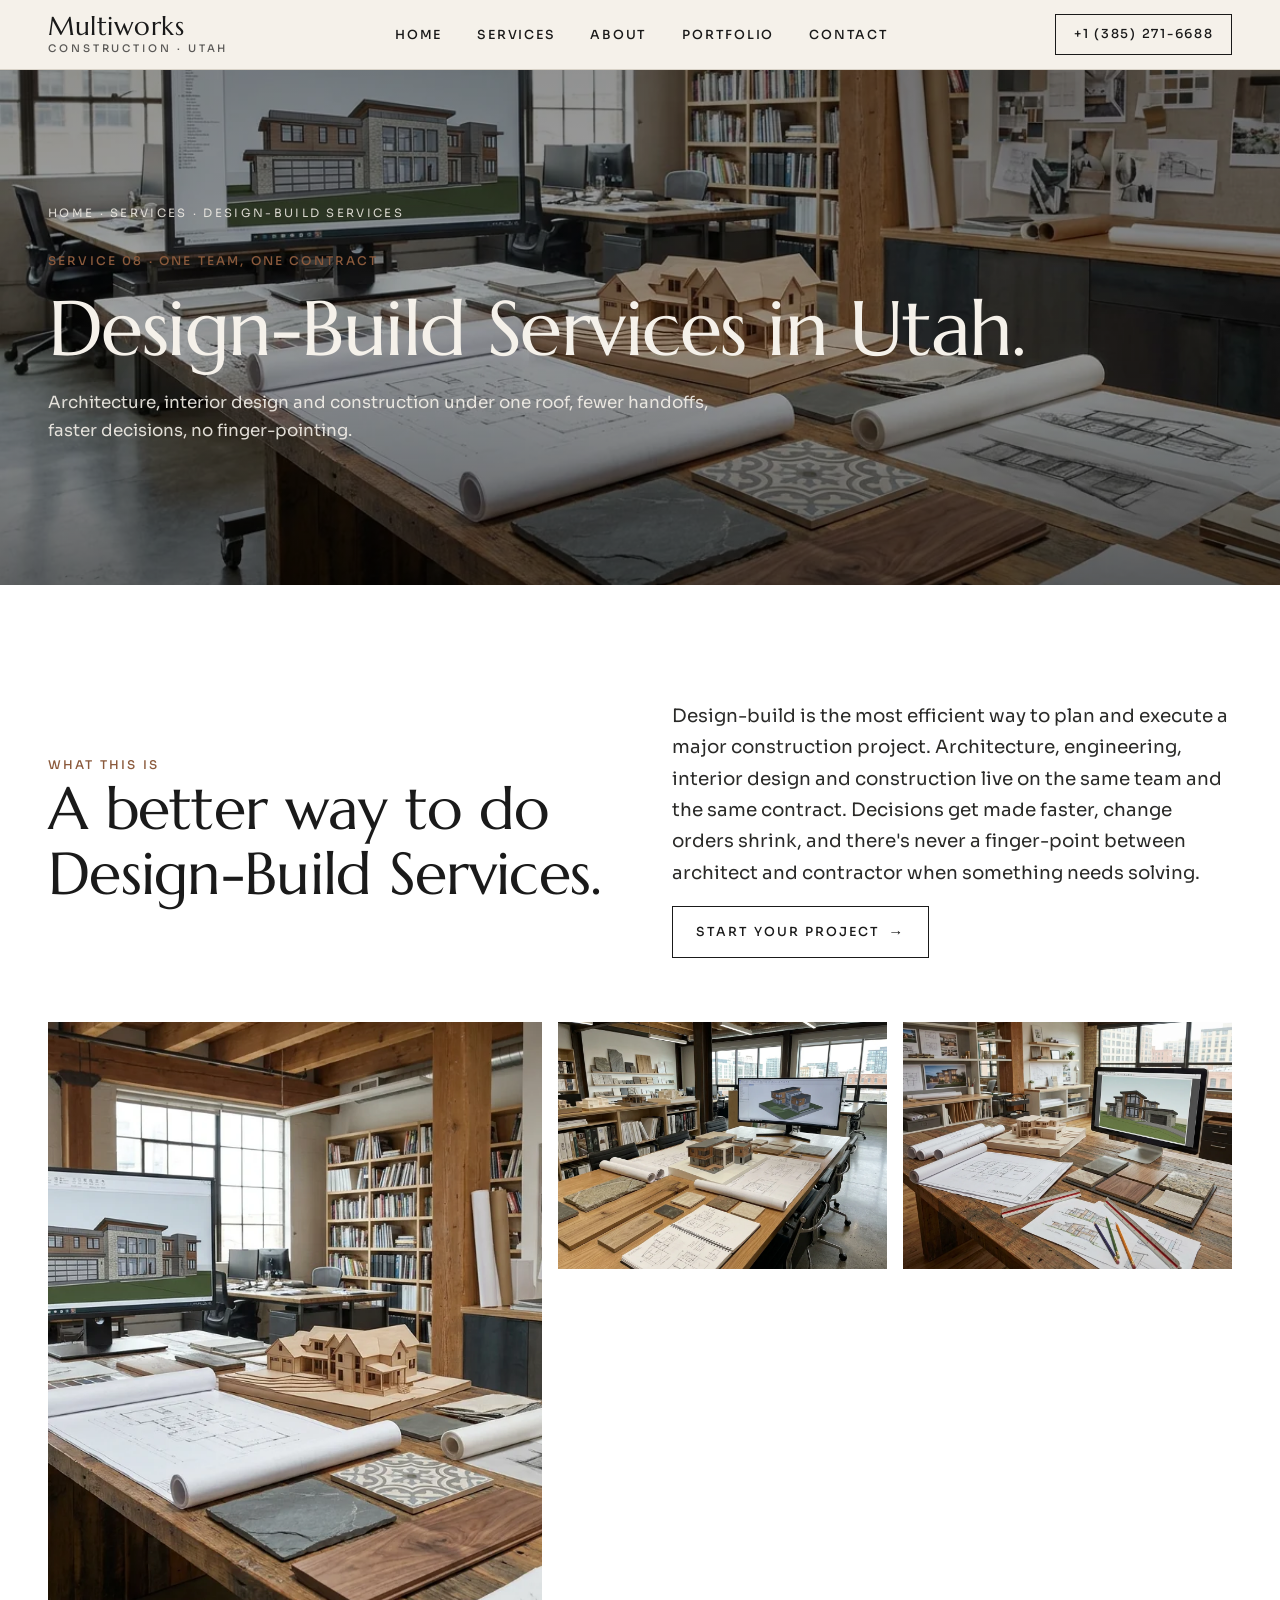
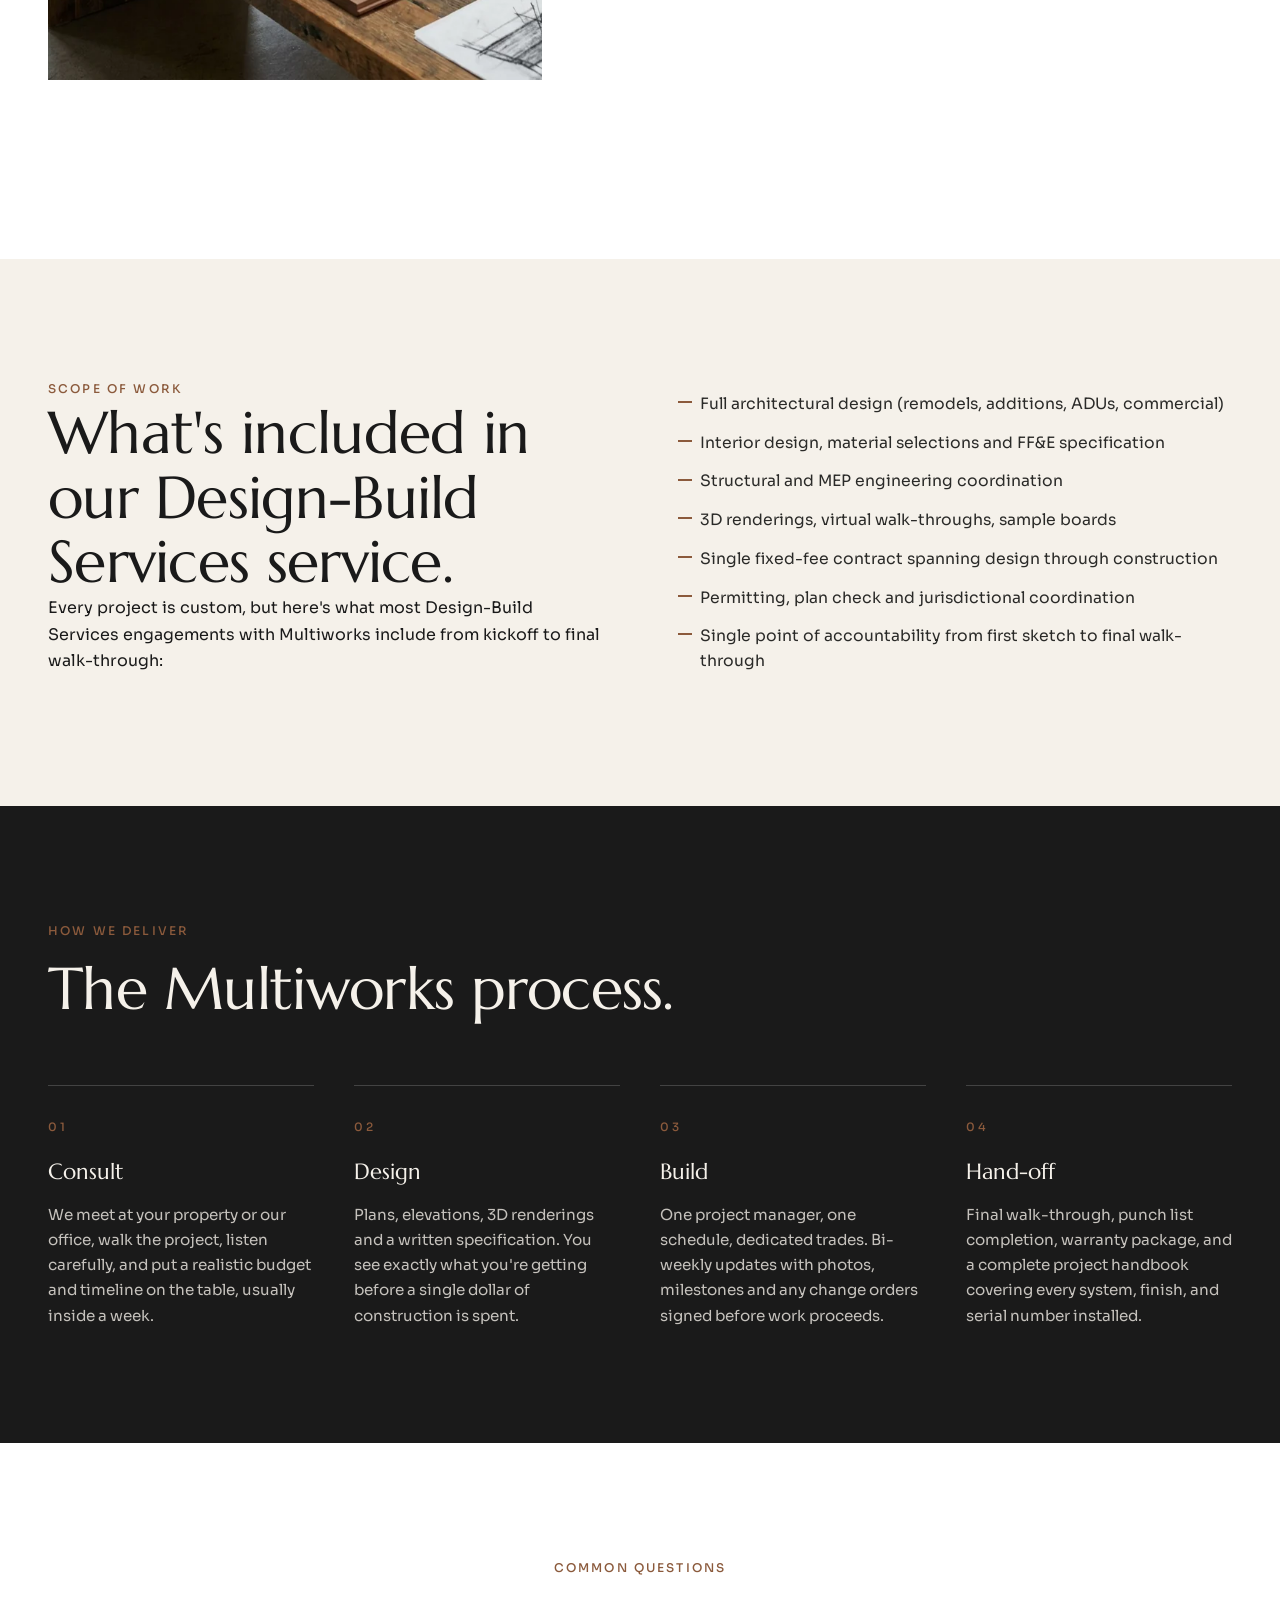
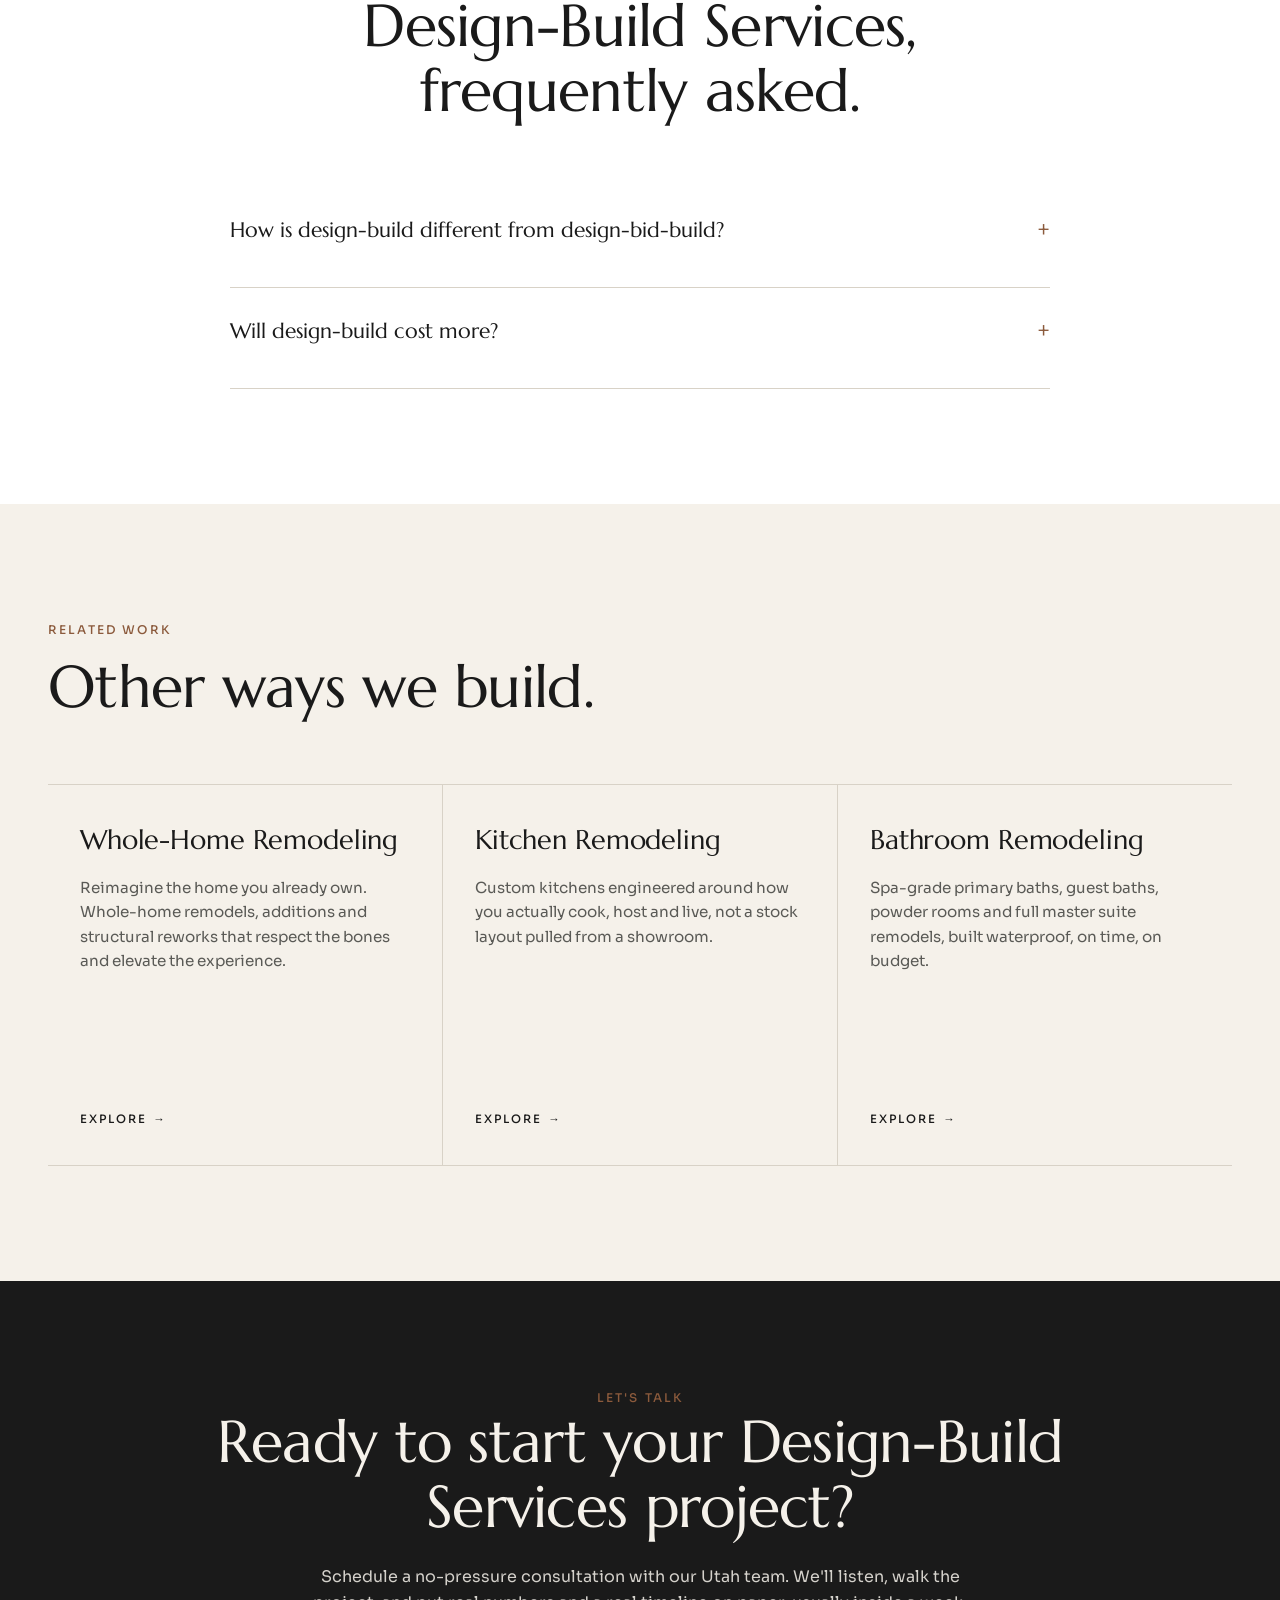
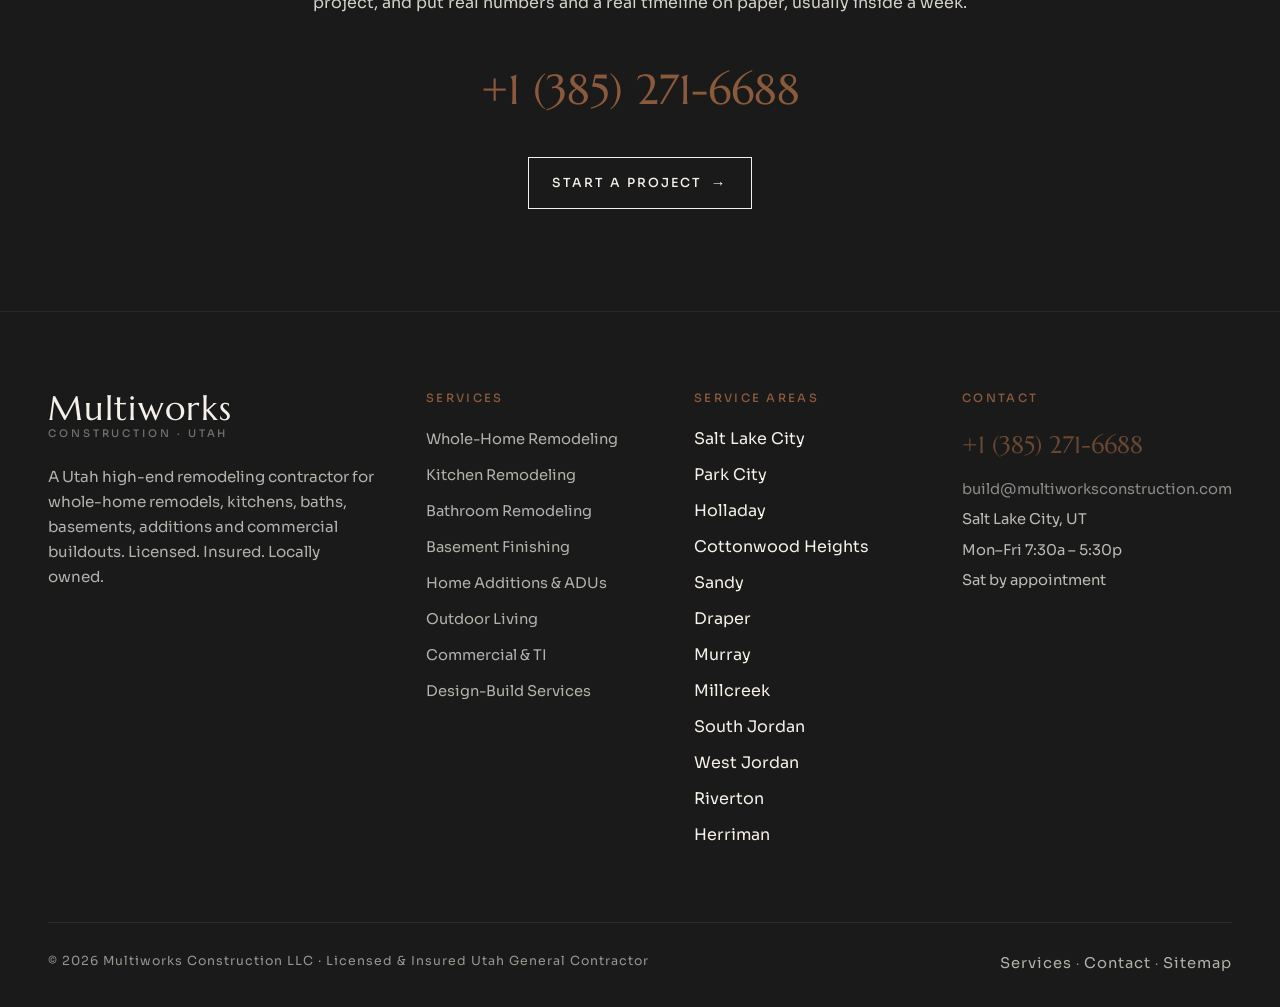
<file: design-build.html>
<!doctype html>
<html lang="en">
<head>
<meta charset="utf-8">
<meta name="viewport" content="width=device-width,initial-scale=1">
<title>Design-Build Services in Utah | Salt Lake City &amp; Park City · Multiworks Construction</title>
<meta name="description" content="Architecture, interior design and construction under one roof, fewer handoffs, faster decisions, no finger-pointing. Licensed Utah general contractor serving Salt Lake City, Park City and the Wasatch Front. Call +1 (385) 271-6688.">
<link rel="canonical" href="https://multiworksconstruction.com/design-build.html">
<meta name="robots" content="index,follow,max-image-preview:large">
<meta property="og:type" content="website">
<meta property="og:site_name" content="Multiworks Construction LLC">
<meta property="og:title" content="Design-Build Services in Utah | Salt Lake City &amp; Park City · Multiworks Construction">
<meta property="og:description" content="Architecture, interior design and construction under one roof, fewer handoffs, faster decisions, no finger-pointing. Licensed Utah general contractor serving Salt Lake City, Park City and the Wasatch Front. Call +1 (385) 271-6688.">
<meta property="og:url" content="https://multiworksconstruction.com/design-build.html">
<meta property="og:image" content="https://multiworksconstruction.com/assets/img/design-build-01.webp">
<meta name="twitter:card" content="summary_large_image">
<meta name="twitter:title" content="Design-Build Services in Utah | Salt Lake City &amp; Park City · Multiworks Construction">
<meta name="twitter:description" content="Architecture, interior design and construction under one roof, fewer handoffs, faster decisions, no finger-pointing. Licensed Utah general contractor serving Salt Lake City, Park City and the Wasatch Front. Call +1 (385) 271-6688.">
<meta name="twitter:image" content="https://multiworksconstruction.com/assets/img/design-build-01.webp">
<meta name="theme-color" content="#1A1A1A">
<meta name="geo.region" content="US-UT">
<meta name="geo.placename" content="Salt Lake City, Utah">
<link rel="preconnect" href="https://fonts.googleapis.com">
<link rel="preconnect" href="https://fonts.gstatic.com" crossorigin>
<link rel="preload" as="image" href="https://multiworksconstruction.com/assets/img/design-build-01.webp" fetchpriority="high">
<link rel="preload" as="style" href="https://fonts.googleapis.com/css2?family=Marcellus&family=Sora:wght@400;500;600&display=swap">
<link rel="stylesheet" href="https://fonts.googleapis.com/css2?family=Marcellus&family=Sora:wght@400;500;600&display=swap">
<link rel="stylesheet" href="/assets/styles.css">
<script type="application/ld+json">{"@context": "https://schema.org", "@type": ["GeneralContractor", "HomeAndConstructionBusiness", "LocalBusiness"], "name": "Multiworks Construction LLC", "alternateName": "Multiworks Construction", "url": "https://multiworksconstruction.com", "telephone": "+1 (385) 271-6688", "email": "build@multiworksconstruction.com", "image": "https://multiworksconstruction.com/assets/img/design-build-01.webp", "logo": "https://multiworksconstruction.com/assets/img/design-build-01.webp", "description": "Utah high-end remodeling and design-build contractor. Whole-home transformations, kitchens, baths, additions and commercial buildouts. Licensed, insured, locally owned.", "priceRange": "$$$", "address": {"@type": "PostalAddress", "addressLocality": "Salt Lake City", "addressRegion": "UT", "postalCode": "84101", "addressCountry": "US"}, "areaServed": [{"@type": "City", "name": "Salt Lake City"}, {"@type": "City", "name": "Park City"}, {"@type": "City", "name": "Holladay"}, {"@type": "City", "name": "Cottonwood Heights"}, {"@type": "City", "name": "Sandy"}, {"@type": "City", "name": "Draper"}, {"@type": "City", "name": "Murray"}, {"@type": "City", "name": "Millcreek"}, {"@type": "City", "name": "South Jordan"}, {"@type": "City", "name": "West Jordan"}, {"@type": "City", "name": "Riverton"}, {"@type": "City", "name": "Herriman"}, {"@type": "City", "name": "Bluffdale"}, {"@type": "City", "name": "Lehi"}, {"@type": "City", "name": "Alpine"}, {"@type": "City", "name": "Highland"}, {"@type": "City", "name": "American Fork"}, {"@type": "City", "name": "Pleasant Grove"}, {"@type": "City", "name": "Orem"}, {"@type": "City", "name": "Provo"}, {"@type": "City", "name": "Bountiful"}, {"@type": "City", "name": "Centerville"}, {"@type": "City", "name": "Farmington"}, {"@type": "City", "name": "Kaysville"}, {"@type": "City", "name": "Layton"}, {"@type": "City", "name": "Heber City"}, {"@type": "City", "name": "Midway"}, {"@type": "City", "name": "Deer Valley"}], "sameAs": [], "hasOfferCatalog": {"@type": "OfferCatalog", "name": "Construction & Remodeling Services", "itemListElement": [{"@type": "Offer", "itemOffered": {"@type": "Service", "name": "Whole-Home Remodeling", "url": "https://multiworksconstruction.com/whole-home-remodeling.html"}}, {"@type": "Offer", "itemOffered": {"@type": "Service", "name": "Kitchen Remodeling", "url": "https://multiworksconstruction.com/kitchen-remodeling.html"}}, {"@type": "Offer", "itemOffered": {"@type": "Service", "name": "Bathroom Remodeling", "url": "https://multiworksconstruction.com/bathroom-remodeling.html"}}, {"@type": "Offer", "itemOffered": {"@type": "Service", "name": "Basement Finishing", "url": "https://multiworksconstruction.com/basement-finishing.html"}}, {"@type": "Offer", "itemOffered": {"@type": "Service", "name": "Home Additions & ADUs", "url": "https://multiworksconstruction.com/home-additions.html"}}, {"@type": "Offer", "itemOffered": {"@type": "Service", "name": "Outdoor Living", "url": "https://multiworksconstruction.com/outdoor-living.html"}}, {"@type": "Offer", "itemOffered": {"@type": "Service", "name": "Commercial & TI", "url": "https://multiworksconstruction.com/commercial-construction.html"}}, {"@type": "Offer", "itemOffered": {"@type": "Service", "name": "Design-Build Services", "url": "https://multiworksconstruction.com/design-build.html"}}]}}</script>
<script type="application/ld+json">{"@context": "https://schema.org", "@type": "Service", "name": "Design-Build Services", "description": "Architecture, interior design and construction under one roof, fewer handoffs, faster decisions, no finger-pointing.", "provider": {"@type": "GeneralContractor", "name": "Multiworks Construction LLC", "telephone": "+1 (385) 271-6688", "url": "https://multiworksconstruction.com"}, "areaServed": [{"@type": "City", "name": "Salt Lake City"}, {"@type": "City", "name": "Park City"}, {"@type": "City", "name": "Holladay"}, {"@type": "City", "name": "Cottonwood Heights"}, {"@type": "City", "name": "Sandy"}, {"@type": "City", "name": "Draper"}, {"@type": "City", "name": "Murray"}, {"@type": "City", "name": "Millcreek"}, {"@type": "City", "name": "South Jordan"}, {"@type": "City", "name": "West Jordan"}, {"@type": "City", "name": "Riverton"}, {"@type": "City", "name": "Herriman"}, {"@type": "City", "name": "Bluffdale"}, {"@type": "City", "name": "Lehi"}, {"@type": "City", "name": "Alpine"}, {"@type": "City", "name": "Highland"}, {"@type": "City", "name": "American Fork"}, {"@type": "City", "name": "Pleasant Grove"}, {"@type": "City", "name": "Orem"}, {"@type": "City", "name": "Provo"}, {"@type": "City", "name": "Bountiful"}, {"@type": "City", "name": "Centerville"}, {"@type": "City", "name": "Farmington"}, {"@type": "City", "name": "Kaysville"}, {"@type": "City", "name": "Layton"}, {"@type": "City", "name": "Heber City"}, {"@type": "City", "name": "Midway"}, {"@type": "City", "name": "Deer Valley"}], "url": "https://multiworksconstruction.com/design-build.html", "serviceType": "Design-Build Services"}</script>
<script type="application/ld+json">{"@context": "https://schema.org", "@type": "FAQPage", "mainEntity": [{"@type": "Question", "name": "How is design-build different from design-bid-build?", "acceptedAnswer": {"@type": "Answer", "text": "Design-bid-build splits the project across an architect and a contractor with two separate contracts. Design-build keeps them on one team with one contract, which usually means faster timelines, fewer change orders and aligned incentives."}}, {"@type": "Question", "name": "Will design-build cost more?", "acceptedAnswer": {"@type": "Answer", "text": "Almost always less, when you account for the full project. Construction-aware design avoids the expensive change orders that happen when an architect designs without contractor input."}}]}</script>
</head>
<body><header class="nav is-light">
  <div class="nav__inner">
    <a class="brand" href="/" aria-label="Multiworks Construction LLC home">
      <span class="brand__mark">Multiworks</span>
      <span class="brand__sub">Construction · Utah</span>
    </a>
    <ul class="nav__links">
      <li><a href="/" class="">Home</a></li>
      <li><a href="/services.html" class="">Services</a></li>
      <li><a href="/about.html" class="">About</a></li>
      <li><a href="/portfolio.html" class="">Portfolio</a></li>
      <li><a href="/contact.html" class="">Contact</a></li>
    </ul>
    <a class="nav__cta" href="tel:+13852716688">+1 (385) 271-6688</a>
    <button class="nav__toggle" aria-label="Open menu"><span></span><span></span><span></span></button>
  </div>
</header>
<a class="tap-call" href="tel:+13852716688">Call +1 (385) 271-6688</a>

<section class="page-hero">
  <div class="page-hero__bg"><img src="/assets/img/design-build-01.webp" alt="Architectural plan review with project manager and client" loading="eager" fetchpriority="high" decoding="sync" width="1376" height="768"></div>
  <div class="page-hero__inner">
    <div class="crumbs"><a href="/">Home</a> · <a href="/services.html">Services</a> · Design-Build Services</div>
    <span class="eyebrow">Service 08 · One team, one contract</span>
    <h1 class="page-hero__title">Design-Build Services in Utah.</h1>
    <p class="page-hero__sub">Architecture, interior design and construction under one roof, fewer handoffs, faster decisions, no finger-pointing.</p>
  </div>
</section>

<section class="section section--paper">
  <div class="wrap split split--narrow reveal">
    <div>
      <span class="eyebrow">What this is</span>
      <h2>A better way to do Design-Build Services.</h2>
    </div>
    <div>
      <p class="lead">Design-build is the most efficient way to plan and execute a major construction project. Architecture, engineering, interior design and construction live on the same team and the same contract. Decisions get made faster, change orders shrink, and there&#x27;s never a finger-point between architect and contractor when something needs solving.</p>
      <a class="btn btn--ghost" href="/contact.html">Start your project <span class="arrow">→</span></a>
    </div>
  </div>
  <div class="wrap reveal">
    <div class="triptych"><div class="triptych__item"><img src="/assets/img/design-build-01.webp" alt="Architectural plan review with project manager and client" loading="lazy" decoding="async" width="800" height="600"></div>
<div class="triptych__item"><img src="/assets/img/design-build-02.webp" alt="Interior selections board with stone, wood and tile samples" loading="lazy" decoding="async" width="800" height="600"></div>
<div class="triptych__item"><img src="/assets/img/design-build-03.webp" alt="On-site walkthrough with framer and superintendent" loading="lazy" decoding="async" width="800" height="600"></div></div>
  </div>
</section>

<section class="section">
  <div class="wrap split reveal">
    <div>
      <span class="eyebrow">Scope of work</span>
      <h2>What's included in our Design-Build Services service.</h2>
      <p>Every project is custom, but here's what most Design-Build Services engagements with Multiworks include from kickoff to final walk-through:</p>
    </div>
    <div>
      <ul class="scope-list"><li>Full architectural design (remodels, additions, ADUs, commercial)</li>
<li>Interior design, material selections and FF&amp;E specification</li>
<li>Structural and MEP engineering coordination</li>
<li>3D renderings, virtual walk-throughs, sample boards</li>
<li>Single fixed-fee contract spanning design through construction</li>
<li>Permitting, plan check and jurisdictional coordination</li>
<li>Single point of accountability from first sketch to final walk-through</li></ul>
    </div>
  </div>
</section>

<section class="section section--ink">
  <div class="wrap">
    <div class="section__head reveal">
      <span class="eyebrow">How we deliver</span>
      <h2 class="on-ink">The Multiworks process.</h2>
    </div>
    <div class="process reveal">
<div class="process__step"><div class="process__num">01</div><div class="process__title">Consult</div><div class="process__desc">We meet at your property or our office, walk the project, listen carefully, and put a realistic budget and timeline on the table, usually inside a week.</div></div>
<div class="process__step"><div class="process__num">02</div><div class="process__title">Design</div><div class="process__desc">Plans, elevations, 3D renderings and a written specification. You see exactly what you&#x27;re getting before a single dollar of construction is spent.</div></div>
<div class="process__step"><div class="process__num">03</div><div class="process__title">Build</div><div class="process__desc">One project manager, one schedule, dedicated trades. Bi-weekly updates with photos, milestones and any change orders signed before work proceeds.</div></div>
<div class="process__step"><div class="process__num">04</div><div class="process__title">Hand-off</div><div class="process__desc">Final walk-through, punch list completion, warranty package, and a complete project handbook covering every system, finish, and serial number installed.</div></div>
    </div>
  </div>
</section>

<section class="section section--paper">
  <div class="wrap">
    <div class="section__head section__head--center reveal">
      <span class="eyebrow">Common questions</span>
      <h2>Design-Build Services, frequently asked.</h2>
    </div>
    <div class="faq reveal"><div class="faq__item"><button class="faq__q" type="button">How is design-build different from design-bid-build? <span class="plus">+</span></button><div class="faq__a"><p>Design-bid-build splits the project across an architect and a contractor with two separate contracts. Design-build keeps them on one team with one contract, which usually means faster timelines, fewer change orders and aligned incentives.</p></div></div>
<div class="faq__item"><button class="faq__q" type="button">Will design-build cost more? <span class="plus">+</span></button><div class="faq__a"><p>Almost always less, when you account for the full project. Construction-aware design avoids the expensive change orders that happen when an architect designs without contractor input.</p></div></div></div>
  </div>
</section>

<section class="section">
  <div class="wrap">
    <div class="section__head reveal">
      <span class="eyebrow">Related work</span>
      <h2>Other ways we build.</h2>
    </div>
  </div>
  <div class="wrap reveal">
    <div class="service-grid"><a class="service-card" href="/whole-home-remodeling.html">
  <h3 class="service-card__title">Whole-Home Remodeling</h3>
  <p class="service-card__desc">Reimagine the home you already own. Whole-home remodels, additions and structural reworks that respect the bones and elevate the experience.</p>
  <span class="service-card__link">Explore <span class="arrow">&rarr;</span></span>
</a>
<a class="service-card" href="/kitchen-remodeling.html">
  <h3 class="service-card__title">Kitchen Remodeling</h3>
  <p class="service-card__desc">Custom kitchens engineered around how you actually cook, host and live, not a stock layout pulled from a showroom.</p>
  <span class="service-card__link">Explore <span class="arrow">&rarr;</span></span>
</a>
<a class="service-card" href="/bathroom-remodeling.html">
  <h3 class="service-card__title">Bathroom Remodeling</h3>
  <p class="service-card__desc">Spa-grade primary baths, guest baths, powder rooms and full master suite remodels, built waterproof, on time, on budget.</p>
  <span class="service-card__link">Explore <span class="arrow">&rarr;</span></span>
</a></div>
  </div>
</section>

<section class="cta-band">
  <div class="wrap reveal">
    <span class="eyebrow">Let's talk</span>
    <h2>Ready to start your Design-Build Services project?</h2>
    <p class="cta-band__body">Schedule a no-pressure consultation with our Utah team. We'll listen, walk the project, and put real numbers and a real timeline on paper, usually inside a week.</p>
    <a class="phone" href="tel:+13852716688">+1 (385) 271-6688</a><br>
    <a class="btn btn--ghost-light" href="/contact.html">Start a project <span class="arrow">→</span></a>
  </div>
</section>
<footer class="footer">
  <div class="wrap">
    <div class="footer__grid">
      <div class="footer__brand">
        <div class="brand">
          <span class="brand__mark">Multiworks</span>
          <span class="brand__sub">Construction · Utah</span>
        </div>
        <p class="footer__about">A Utah high-end remodeling contractor for whole-home remodels, kitchens, baths, basements, additions and commercial buildouts. Licensed. Insured. Locally owned.</p>
      </div>
      <div>
        <h3 class="footer__heading">Services</h3>
        <ul><li><a href="/whole-home-remodeling.html">Whole-Home Remodeling</a></li>
<li><a href="/kitchen-remodeling.html">Kitchen Remodeling</a></li>
<li><a href="/bathroom-remodeling.html">Bathroom Remodeling</a></li>
<li><a href="/basement-finishing.html">Basement Finishing</a></li>
<li><a href="/home-additions.html">Home Additions &amp; ADUs</a></li>
<li><a href="/outdoor-living.html">Outdoor Living</a></li>
<li><a href="/commercial-construction.html">Commercial &amp; TI</a></li>
<li><a href="/design-build.html">Design-Build Services</a></li></ul>
      </div>
      <div>
        <h3 class="footer__heading">Service Areas</h3>
        <ul><li>Salt Lake City</li>
<li>Park City</li>
<li>Holladay</li>
<li>Cottonwood Heights</li>
<li>Sandy</li>
<li>Draper</li>
<li>Murray</li>
<li>Millcreek</li>
<li>South Jordan</li>
<li>West Jordan</li>
<li>Riverton</li>
<li>Herriman</li></ul>
      </div>
      <div class="footer__contact">
        <h3 class="footer__heading">Contact</h3>
        <a class="phone" href="tel:+13852716688">+1 (385) 271-6688</a>
        <p><a href="mailto:build@multiworksconstruction.com">build@multiworksconstruction.com</a></p>
        <p>Salt Lake City, UT</p>
        <p>Mon–Fri 7:30a – 5:30p</p>
        <p>Sat by appointment</p>
      </div>
    </div>
    <div class="footer__bottom">
      <div>© 2026 Multiworks Construction LLC · Licensed &amp; Insured Utah General Contractor</div>
      <div><a href="/services.html">Services</a> · <a href="/contact.html">Contact</a> · <a href="/sitemap.xml">Sitemap</a></div>
    </div>
  </div>
</footer>
<script src="/assets/nav.js" defer></script>
</body></html>
</file>
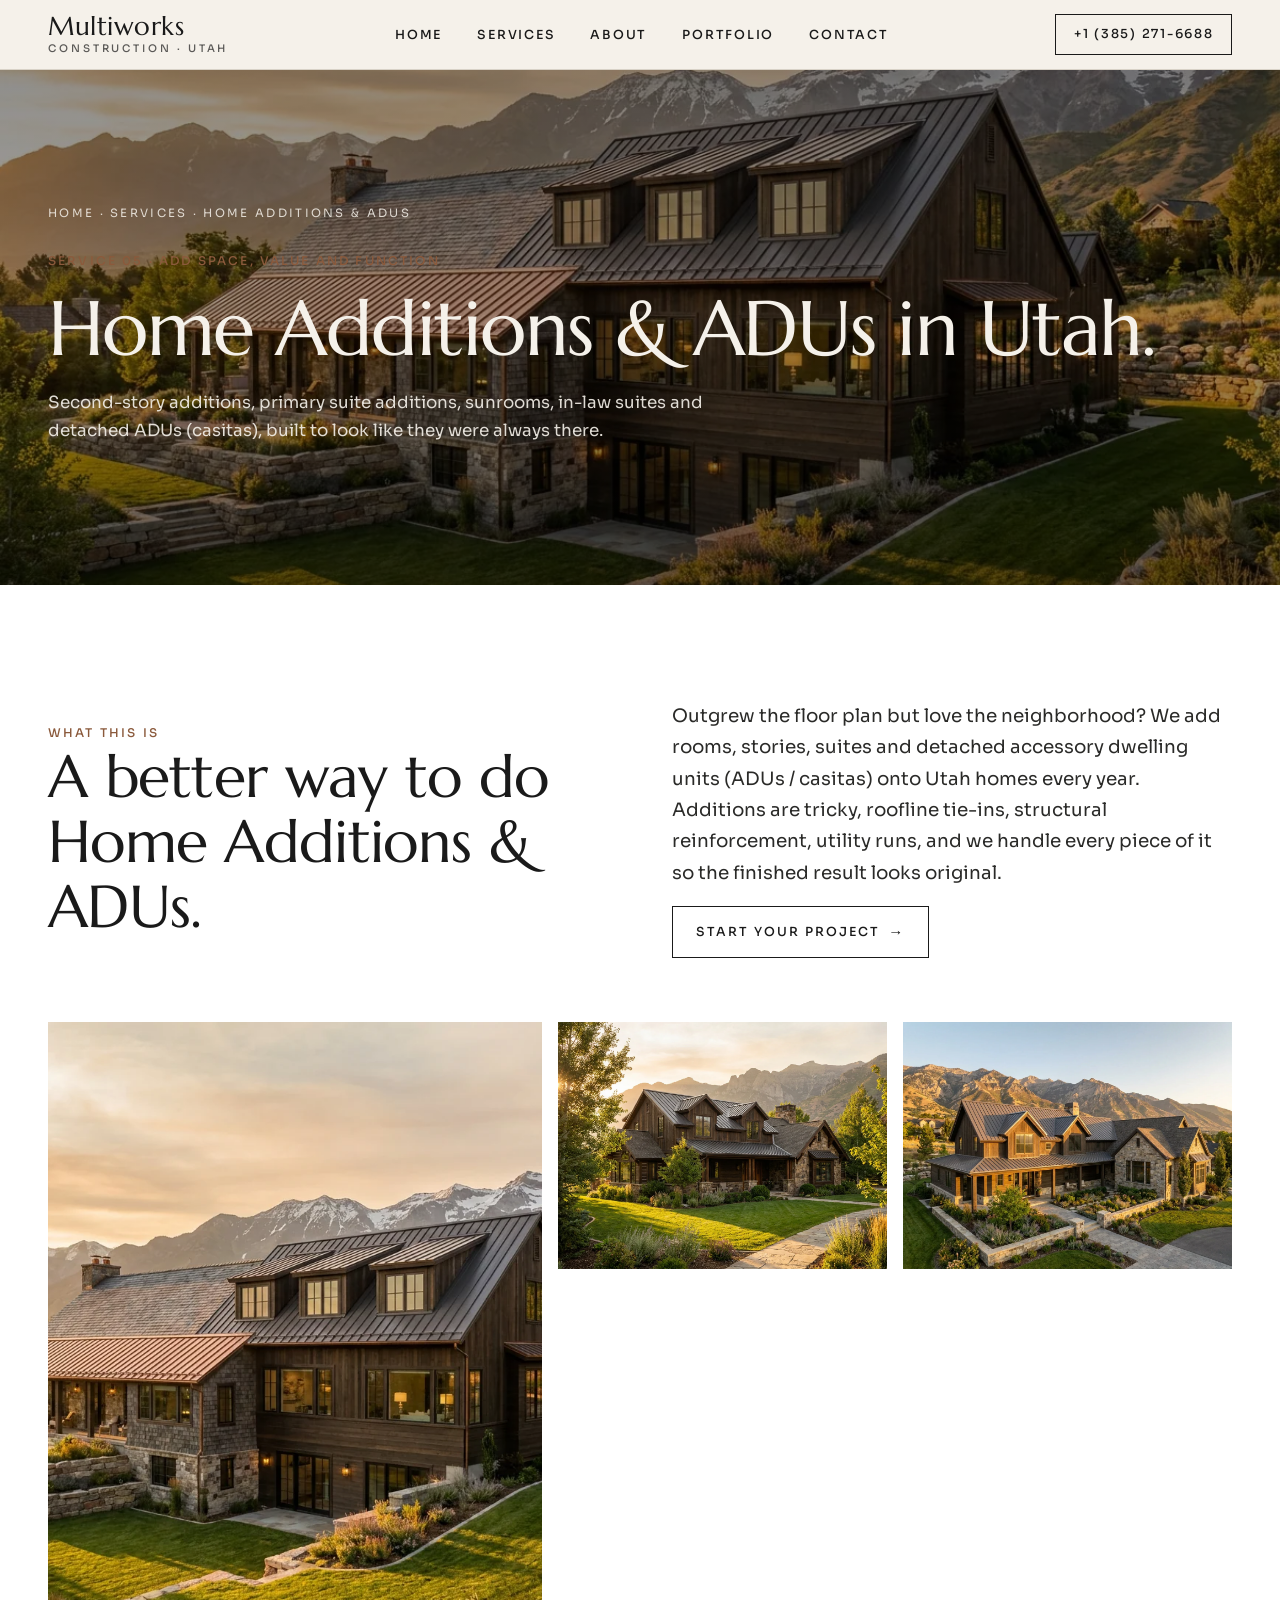
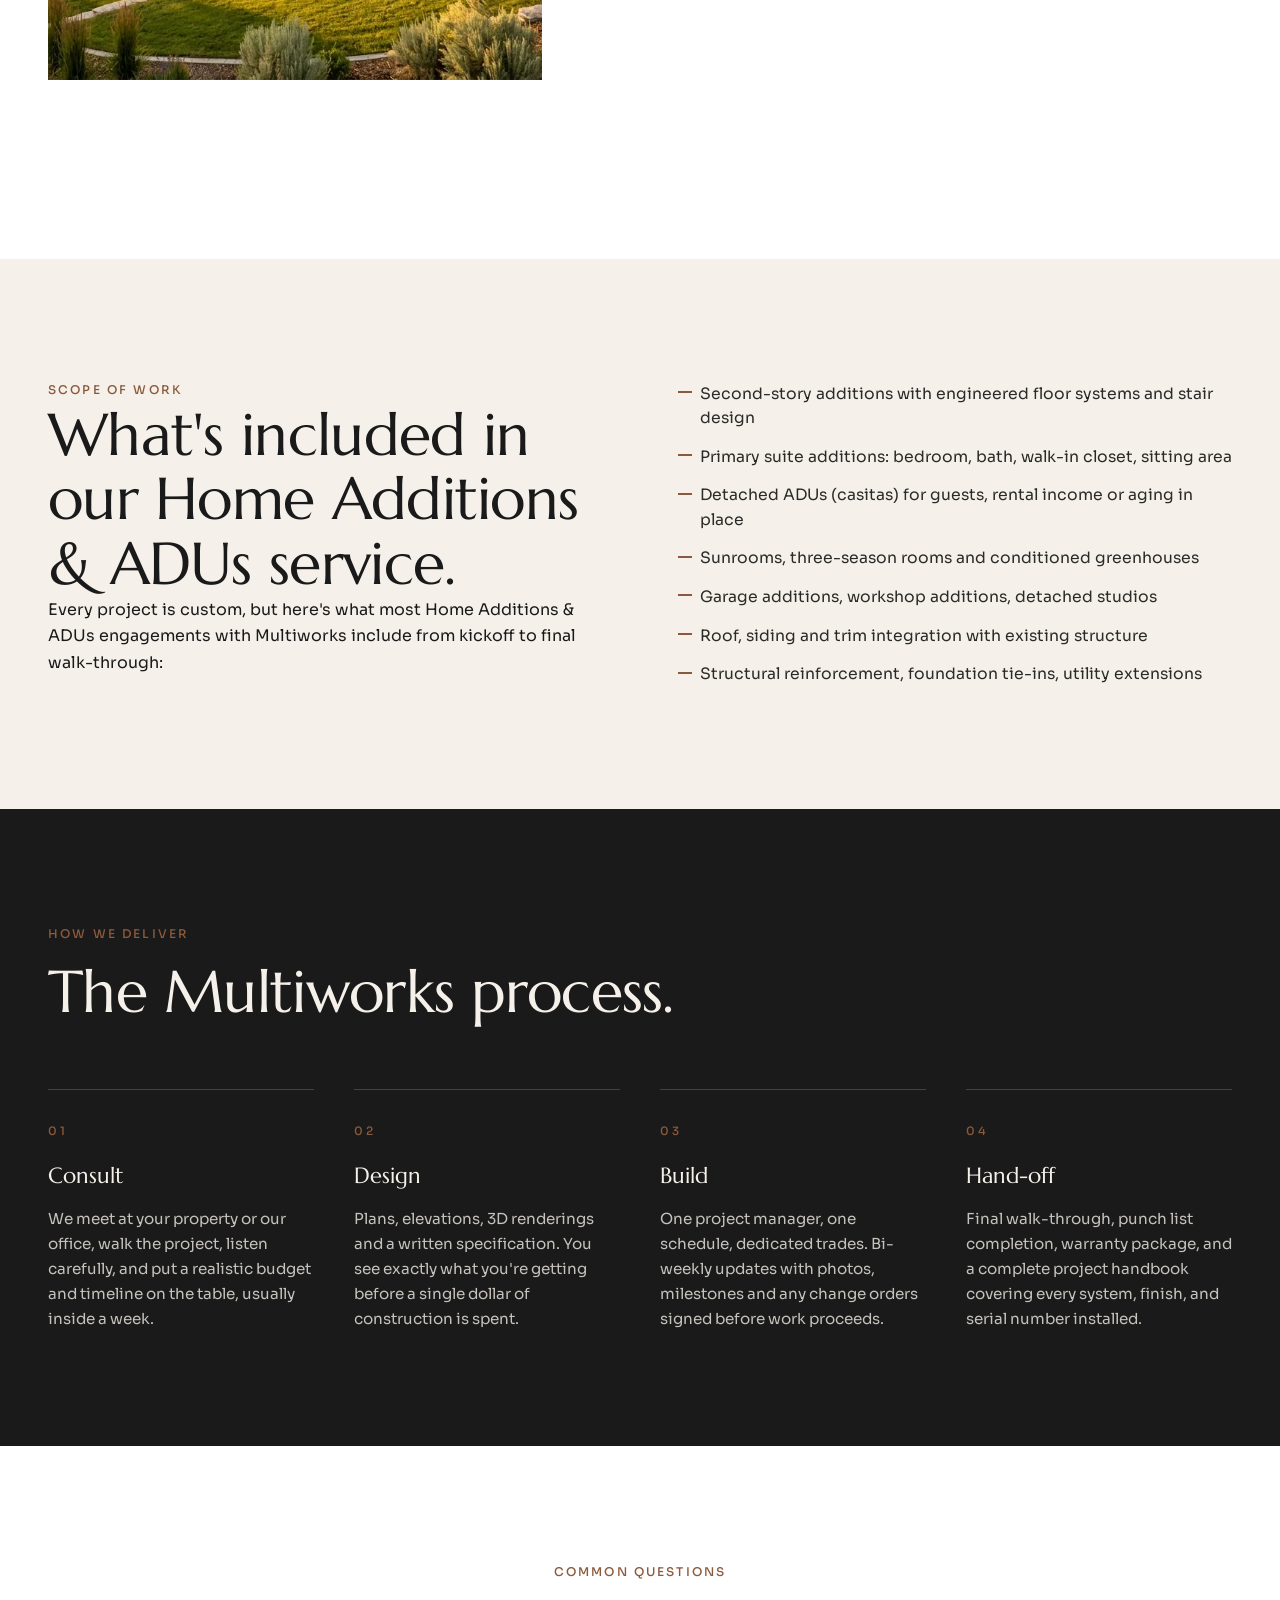
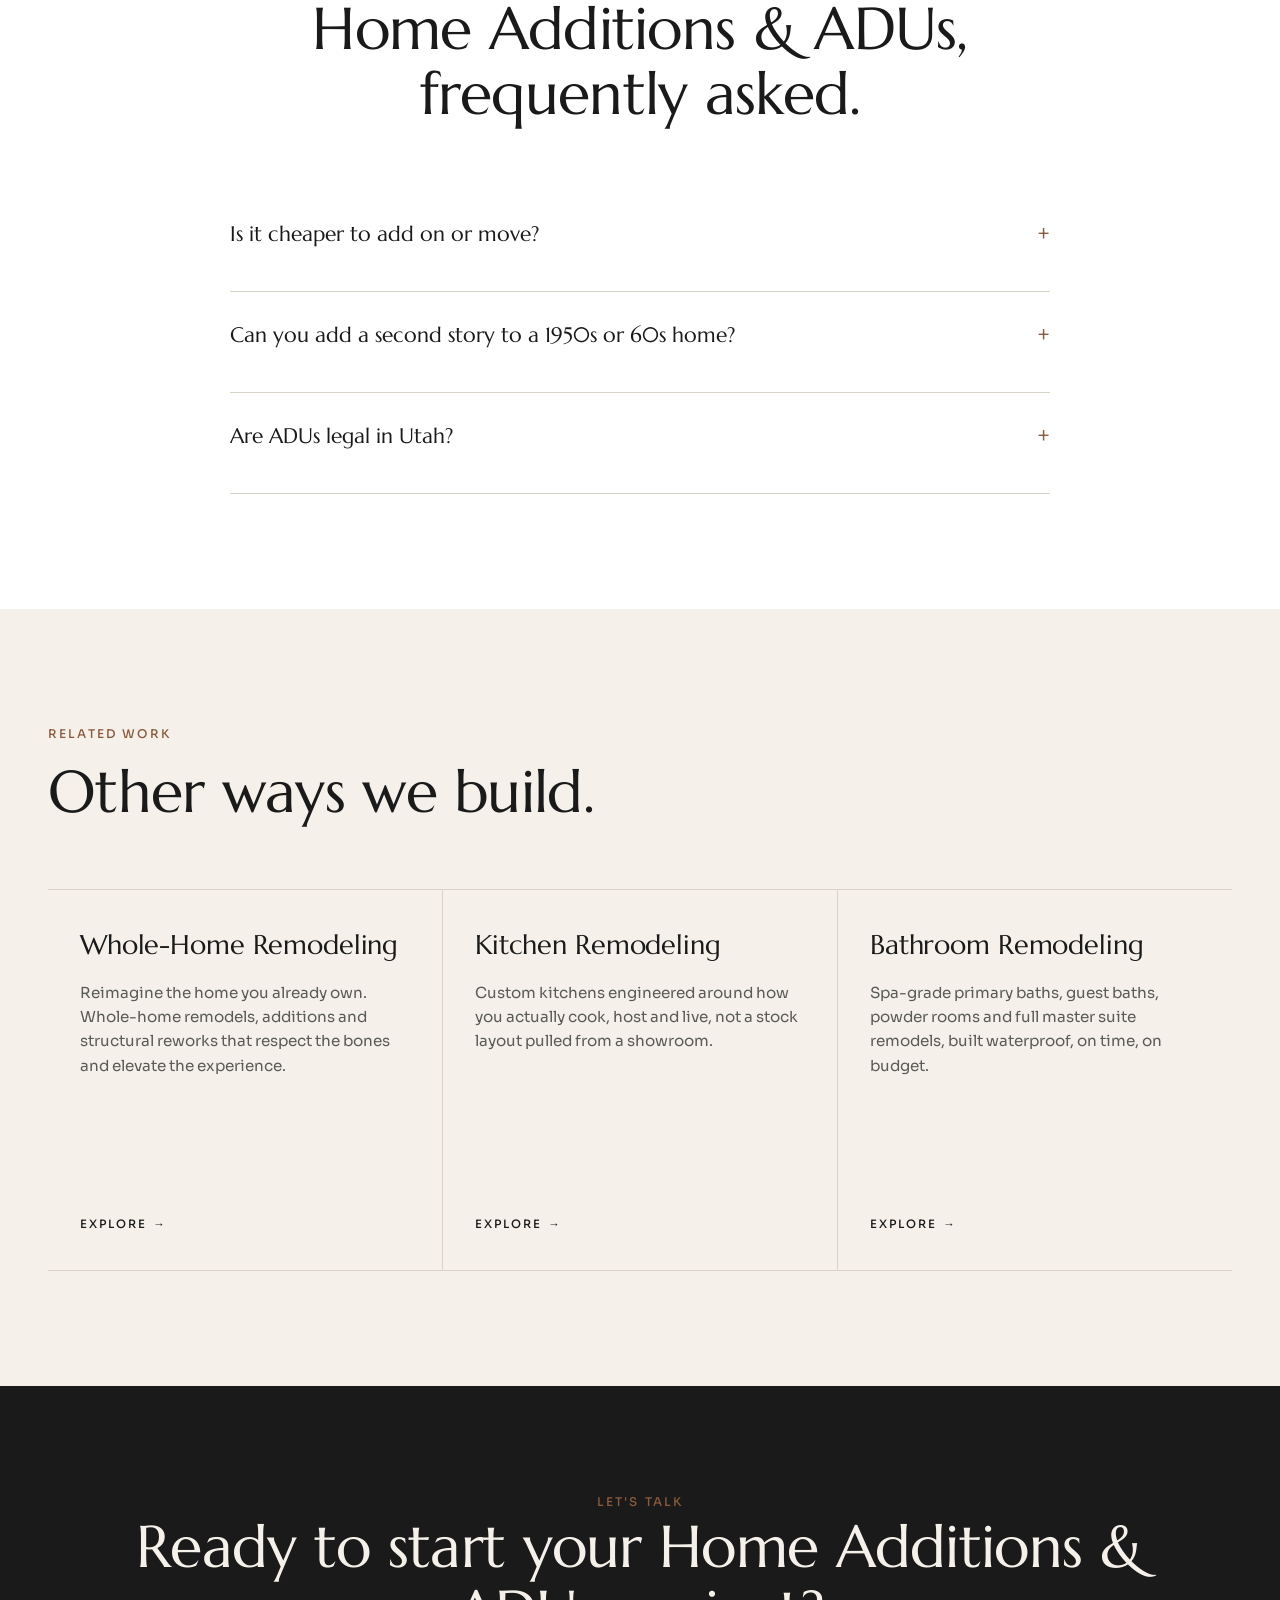
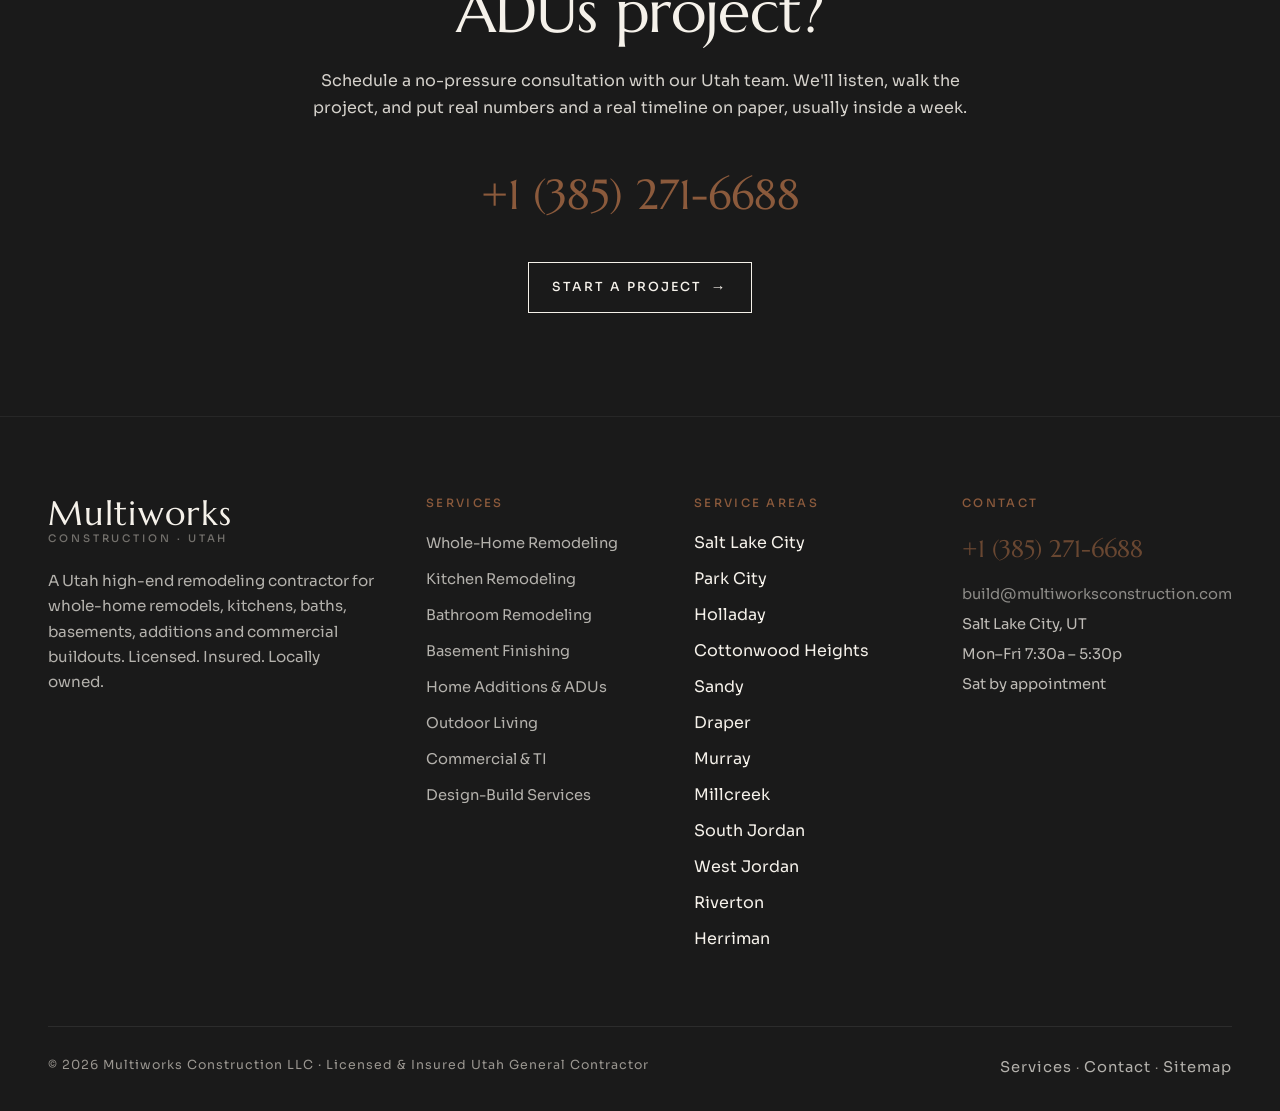
<file: home-additions.html>
<!doctype html>
<html lang="en">
<head>
<meta charset="utf-8">
<meta name="viewport" content="width=device-width,initial-scale=1">
<title>Home Additions &amp; ADUs in Utah | Salt Lake City &amp; Park City · Multiworks Construction</title>
<meta name="description" content="Second-story additions, primary suite additions, sunrooms, in-law suites and detached ADUs (casitas), built to look like they were always there. Licensed Utah general contractor serving Salt Lake City, Park City and the Wasatch Front. Call +1 (385) 271-6688.">
<link rel="canonical" href="https://multiworksconstruction.com/home-additions.html">
<meta name="robots" content="index,follow,max-image-preview:large">
<meta property="og:type" content="website">
<meta property="og:site_name" content="Multiworks Construction LLC">
<meta property="og:title" content="Home Additions &amp; ADUs in Utah | Salt Lake City &amp; Park City · Multiworks Construction">
<meta property="og:description" content="Second-story additions, primary suite additions, sunrooms, in-law suites and detached ADUs (casitas), built to look like they were always there. Licensed Utah general contractor serving Salt Lake City, Park City and the Wasatch Front. Call +1 (385) 271-6688.">
<meta property="og:url" content="https://multiworksconstruction.com/home-additions.html">
<meta property="og:image" content="https://multiworksconstruction.com/assets/img/additions-01.webp">
<meta name="twitter:card" content="summary_large_image">
<meta name="twitter:title" content="Home Additions &amp; ADUs in Utah | Salt Lake City &amp; Park City · Multiworks Construction">
<meta name="twitter:description" content="Second-story additions, primary suite additions, sunrooms, in-law suites and detached ADUs (casitas), built to look like they were always there. Licensed Utah general contractor serving Salt Lake City, Park City and the Wasatch Front. Call +1 (385) 271-6688.">
<meta name="twitter:image" content="https://multiworksconstruction.com/assets/img/additions-01.webp">
<meta name="theme-color" content="#1A1A1A">
<meta name="geo.region" content="US-UT">
<meta name="geo.placename" content="Salt Lake City, Utah">
<link rel="preconnect" href="https://fonts.googleapis.com">
<link rel="preconnect" href="https://fonts.gstatic.com" crossorigin>
<link rel="preload" as="image" href="https://multiworksconstruction.com/assets/img/additions-01.webp" fetchpriority="high">
<link rel="preload" as="style" href="https://fonts.googleapis.com/css2?family=Marcellus&family=Sora:wght@400;500;600&display=swap">
<link rel="stylesheet" href="https://fonts.googleapis.com/css2?family=Marcellus&family=Sora:wght@400;500;600&display=swap">
<link rel="stylesheet" href="/assets/styles.css">
<script type="application/ld+json">{"@context": "https://schema.org", "@type": ["GeneralContractor", "HomeAndConstructionBusiness", "LocalBusiness"], "name": "Multiworks Construction LLC", "alternateName": "Multiworks Construction", "url": "https://multiworksconstruction.com", "telephone": "+1 (385) 271-6688", "email": "build@multiworksconstruction.com", "image": "https://multiworksconstruction.com/assets/img/additions-01.webp", "logo": "https://multiworksconstruction.com/assets/img/additions-01.webp", "description": "Utah high-end remodeling and design-build contractor. Whole-home transformations, kitchens, baths, additions and commercial buildouts. Licensed, insured, locally owned.", "priceRange": "$$$", "address": {"@type": "PostalAddress", "addressLocality": "Salt Lake City", "addressRegion": "UT", "postalCode": "84101", "addressCountry": "US"}, "areaServed": [{"@type": "City", "name": "Salt Lake City"}, {"@type": "City", "name": "Park City"}, {"@type": "City", "name": "Holladay"}, {"@type": "City", "name": "Cottonwood Heights"}, {"@type": "City", "name": "Sandy"}, {"@type": "City", "name": "Draper"}, {"@type": "City", "name": "Murray"}, {"@type": "City", "name": "Millcreek"}, {"@type": "City", "name": "South Jordan"}, {"@type": "City", "name": "West Jordan"}, {"@type": "City", "name": "Riverton"}, {"@type": "City", "name": "Herriman"}, {"@type": "City", "name": "Bluffdale"}, {"@type": "City", "name": "Lehi"}, {"@type": "City", "name": "Alpine"}, {"@type": "City", "name": "Highland"}, {"@type": "City", "name": "American Fork"}, {"@type": "City", "name": "Pleasant Grove"}, {"@type": "City", "name": "Orem"}, {"@type": "City", "name": "Provo"}, {"@type": "City", "name": "Bountiful"}, {"@type": "City", "name": "Centerville"}, {"@type": "City", "name": "Farmington"}, {"@type": "City", "name": "Kaysville"}, {"@type": "City", "name": "Layton"}, {"@type": "City", "name": "Heber City"}, {"@type": "City", "name": "Midway"}, {"@type": "City", "name": "Deer Valley"}], "sameAs": [], "hasOfferCatalog": {"@type": "OfferCatalog", "name": "Construction & Remodeling Services", "itemListElement": [{"@type": "Offer", "itemOffered": {"@type": "Service", "name": "Whole-Home Remodeling", "url": "https://multiworksconstruction.com/whole-home-remodeling.html"}}, {"@type": "Offer", "itemOffered": {"@type": "Service", "name": "Kitchen Remodeling", "url": "https://multiworksconstruction.com/kitchen-remodeling.html"}}, {"@type": "Offer", "itemOffered": {"@type": "Service", "name": "Bathroom Remodeling", "url": "https://multiworksconstruction.com/bathroom-remodeling.html"}}, {"@type": "Offer", "itemOffered": {"@type": "Service", "name": "Basement Finishing", "url": "https://multiworksconstruction.com/basement-finishing.html"}}, {"@type": "Offer", "itemOffered": {"@type": "Service", "name": "Home Additions & ADUs", "url": "https://multiworksconstruction.com/home-additions.html"}}, {"@type": "Offer", "itemOffered": {"@type": "Service", "name": "Outdoor Living", "url": "https://multiworksconstruction.com/outdoor-living.html"}}, {"@type": "Offer", "itemOffered": {"@type": "Service", "name": "Commercial & TI", "url": "https://multiworksconstruction.com/commercial-construction.html"}}, {"@type": "Offer", "itemOffered": {"@type": "Service", "name": "Design-Build Services", "url": "https://multiworksconstruction.com/design-build.html"}}]}}</script>
<script type="application/ld+json">{"@context": "https://schema.org", "@type": "Service", "name": "Home Additions & ADUs", "description": "Second-story additions, primary suite additions, sunrooms, in-law suites and detached ADUs (casitas), built to look like they were always there.", "provider": {"@type": "GeneralContractor", "name": "Multiworks Construction LLC", "telephone": "+1 (385) 271-6688", "url": "https://multiworksconstruction.com"}, "areaServed": [{"@type": "City", "name": "Salt Lake City"}, {"@type": "City", "name": "Park City"}, {"@type": "City", "name": "Holladay"}, {"@type": "City", "name": "Cottonwood Heights"}, {"@type": "City", "name": "Sandy"}, {"@type": "City", "name": "Draper"}, {"@type": "City", "name": "Murray"}, {"@type": "City", "name": "Millcreek"}, {"@type": "City", "name": "South Jordan"}, {"@type": "City", "name": "West Jordan"}, {"@type": "City", "name": "Riverton"}, {"@type": "City", "name": "Herriman"}, {"@type": "City", "name": "Bluffdale"}, {"@type": "City", "name": "Lehi"}, {"@type": "City", "name": "Alpine"}, {"@type": "City", "name": "Highland"}, {"@type": "City", "name": "American Fork"}, {"@type": "City", "name": "Pleasant Grove"}, {"@type": "City", "name": "Orem"}, {"@type": "City", "name": "Provo"}, {"@type": "City", "name": "Bountiful"}, {"@type": "City", "name": "Centerville"}, {"@type": "City", "name": "Farmington"}, {"@type": "City", "name": "Kaysville"}, {"@type": "City", "name": "Layton"}, {"@type": "City", "name": "Heber City"}, {"@type": "City", "name": "Midway"}, {"@type": "City", "name": "Deer Valley"}], "url": "https://multiworksconstruction.com/home-additions.html", "serviceType": "Home Additions & ADUs"}</script>
<script type="application/ld+json">{"@context": "https://schema.org", "@type": "FAQPage", "mainEntity": [{"@type": "Question", "name": "Is it cheaper to add on or move?", "acceptedAnswer": {"@type": "Answer", "text": "Almost always cheaper to add on, and you keep the lot, the neighborhood, the schools, the trees. We can give you a realistic cost-vs-move analysis in our first meeting."}}, {"@type": "Question", "name": "Can you add a second story to a 1950s or 60s home?", "acceptedAnswer": {"@type": "Answer", "text": "Yes. Older Utah homes usually require structural reinforcement of the foundation and existing walls, and we'll evaluate that before quoting. We've added second stories to ramblers and bungalows across the Wasatch Front."}}, {"@type": "Question", "name": "Are ADUs legal in Utah?", "acceptedAnswer": {"@type": "Answer", "text": "Utah state law now broadly allows internal ADUs, and most cities allow detached ADUs with conditions on lot size and parking. We help you navigate local zoning."}}]}</script>
</head>
<body><header class="nav is-light">
  <div class="nav__inner">
    <a class="brand" href="/" aria-label="Multiworks Construction LLC home">
      <span class="brand__mark">Multiworks</span>
      <span class="brand__sub">Construction · Utah</span>
    </a>
    <ul class="nav__links">
      <li><a href="/" class="">Home</a></li>
      <li><a href="/services.html" class="">Services</a></li>
      <li><a href="/about.html" class="">About</a></li>
      <li><a href="/portfolio.html" class="">Portfolio</a></li>
      <li><a href="/contact.html" class="">Contact</a></li>
    </ul>
    <a class="nav__cta" href="tel:+13852716688">+1 (385) 271-6688</a>
    <button class="nav__toggle" aria-label="Open menu"><span></span><span></span><span></span></button>
  </div>
</header>
<a class="tap-call" href="tel:+13852716688">Call +1 (385) 271-6688</a>

<section class="page-hero">
  <div class="page-hero__bg"><img src="/assets/img/additions-01.webp" alt="Second-story home addition tied into an existing roofline" loading="eager" fetchpriority="high" decoding="sync" width="1376" height="768"></div>
  <div class="page-hero__inner">
    <div class="crumbs"><a href="/">Home</a> · <a href="/services.html">Services</a> · Home Additions &amp; ADUs</div>
    <span class="eyebrow">Service 05 · Add space, value and function</span>
    <h1 class="page-hero__title">Home Additions &amp; ADUs in Utah.</h1>
    <p class="page-hero__sub">Second-story additions, primary suite additions, sunrooms, in-law suites and detached ADUs (casitas), built to look like they were always there.</p>
  </div>
</section>

<section class="section section--paper">
  <div class="wrap split split--narrow reveal">
    <div>
      <span class="eyebrow">What this is</span>
      <h2>A better way to do Home Additions &amp; ADUs.</h2>
    </div>
    <div>
      <p class="lead">Outgrew the floor plan but love the neighborhood? We add rooms, stories, suites and detached accessory dwelling units (ADUs / casitas) onto Utah homes every year. Additions are tricky, roofline tie-ins, structural reinforcement, utility runs, and we handle every piece of it so the finished result looks original.</p>
      <a class="btn btn--ghost" href="/contact.html">Start your project <span class="arrow">→</span></a>
    </div>
  </div>
  <div class="wrap reveal">
    <div class="triptych"><div class="triptych__item"><img src="/assets/img/additions-01.webp" alt="Second-story home addition tied into an existing roofline" loading="lazy" decoding="async" width="800" height="600"></div>
<div class="triptych__item"><img src="/assets/img/additions-02.webp" alt="Primary suite addition with corner picture windows" loading="lazy" decoding="async" width="800" height="600"></div>
<div class="triptych__item"><img src="/assets/img/additions-03.webp" alt="Detached ADU casita with covered entry porch" loading="lazy" decoding="async" width="800" height="600"></div></div>
  </div>
</section>

<section class="section">
  <div class="wrap split reveal">
    <div>
      <span class="eyebrow">Scope of work</span>
      <h2>What's included in our Home Additions &amp; ADUs service.</h2>
      <p>Every project is custom, but here's what most Home Additions &amp; ADUs engagements with Multiworks include from kickoff to final walk-through:</p>
    </div>
    <div>
      <ul class="scope-list"><li>Second-story additions with engineered floor systems and stair design</li>
<li>Primary suite additions: bedroom, bath, walk-in closet, sitting area</li>
<li>Detached ADUs (casitas) for guests, rental income or aging in place</li>
<li>Sunrooms, three-season rooms and conditioned greenhouses</li>
<li>Garage additions, workshop additions, detached studios</li>
<li>Roof, siding and trim integration with existing structure</li>
<li>Structural reinforcement, foundation tie-ins, utility extensions</li></ul>
    </div>
  </div>
</section>

<section class="section section--ink">
  <div class="wrap">
    <div class="section__head reveal">
      <span class="eyebrow">How we deliver</span>
      <h2 class="on-ink">The Multiworks process.</h2>
    </div>
    <div class="process reveal">
<div class="process__step"><div class="process__num">01</div><div class="process__title">Consult</div><div class="process__desc">We meet at your property or our office, walk the project, listen carefully, and put a realistic budget and timeline on the table, usually inside a week.</div></div>
<div class="process__step"><div class="process__num">02</div><div class="process__title">Design</div><div class="process__desc">Plans, elevations, 3D renderings and a written specification. You see exactly what you&#x27;re getting before a single dollar of construction is spent.</div></div>
<div class="process__step"><div class="process__num">03</div><div class="process__title">Build</div><div class="process__desc">One project manager, one schedule, dedicated trades. Bi-weekly updates with photos, milestones and any change orders signed before work proceeds.</div></div>
<div class="process__step"><div class="process__num">04</div><div class="process__title">Hand-off</div><div class="process__desc">Final walk-through, punch list completion, warranty package, and a complete project handbook covering every system, finish, and serial number installed.</div></div>
    </div>
  </div>
</section>

<section class="section section--paper">
  <div class="wrap">
    <div class="section__head section__head--center reveal">
      <span class="eyebrow">Common questions</span>
      <h2>Home Additions &amp; ADUs, frequently asked.</h2>
    </div>
    <div class="faq reveal"><div class="faq__item"><button class="faq__q" type="button">Is it cheaper to add on or move? <span class="plus">+</span></button><div class="faq__a"><p>Almost always cheaper to add on, and you keep the lot, the neighborhood, the schools, the trees. We can give you a realistic cost-vs-move analysis in our first meeting.</p></div></div>
<div class="faq__item"><button class="faq__q" type="button">Can you add a second story to a 1950s or 60s home? <span class="plus">+</span></button><div class="faq__a"><p>Yes. Older Utah homes usually require structural reinforcement of the foundation and existing walls, and we&#x27;ll evaluate that before quoting. We&#x27;ve added second stories to ramblers and bungalows across the Wasatch Front.</p></div></div>
<div class="faq__item"><button class="faq__q" type="button">Are ADUs legal in Utah? <span class="plus">+</span></button><div class="faq__a"><p>Utah state law now broadly allows internal ADUs, and most cities allow detached ADUs with conditions on lot size and parking. We help you navigate local zoning.</p></div></div></div>
  </div>
</section>

<section class="section">
  <div class="wrap">
    <div class="section__head reveal">
      <span class="eyebrow">Related work</span>
      <h2>Other ways we build.</h2>
    </div>
  </div>
  <div class="wrap reveal">
    <div class="service-grid"><a class="service-card" href="/whole-home-remodeling.html">
  <h3 class="service-card__title">Whole-Home Remodeling</h3>
  <p class="service-card__desc">Reimagine the home you already own. Whole-home remodels, additions and structural reworks that respect the bones and elevate the experience.</p>
  <span class="service-card__link">Explore <span class="arrow">&rarr;</span></span>
</a>
<a class="service-card" href="/kitchen-remodeling.html">
  <h3 class="service-card__title">Kitchen Remodeling</h3>
  <p class="service-card__desc">Custom kitchens engineered around how you actually cook, host and live, not a stock layout pulled from a showroom.</p>
  <span class="service-card__link">Explore <span class="arrow">&rarr;</span></span>
</a>
<a class="service-card" href="/bathroom-remodeling.html">
  <h3 class="service-card__title">Bathroom Remodeling</h3>
  <p class="service-card__desc">Spa-grade primary baths, guest baths, powder rooms and full master suite remodels, built waterproof, on time, on budget.</p>
  <span class="service-card__link">Explore <span class="arrow">&rarr;</span></span>
</a></div>
  </div>
</section>

<section class="cta-band">
  <div class="wrap reveal">
    <span class="eyebrow">Let's talk</span>
    <h2>Ready to start your Home Additions &amp; ADUs project?</h2>
    <p class="cta-band__body">Schedule a no-pressure consultation with our Utah team. We'll listen, walk the project, and put real numbers and a real timeline on paper, usually inside a week.</p>
    <a class="phone" href="tel:+13852716688">+1 (385) 271-6688</a><br>
    <a class="btn btn--ghost-light" href="/contact.html">Start a project <span class="arrow">→</span></a>
  </div>
</section>
<footer class="footer">
  <div class="wrap">
    <div class="footer__grid">
      <div class="footer__brand">
        <div class="brand">
          <span class="brand__mark">Multiworks</span>
          <span class="brand__sub">Construction · Utah</span>
        </div>
        <p class="footer__about">A Utah high-end remodeling contractor for whole-home remodels, kitchens, baths, basements, additions and commercial buildouts. Licensed. Insured. Locally owned.</p>
      </div>
      <div>
        <h3 class="footer__heading">Services</h3>
        <ul><li><a href="/whole-home-remodeling.html">Whole-Home Remodeling</a></li>
<li><a href="/kitchen-remodeling.html">Kitchen Remodeling</a></li>
<li><a href="/bathroom-remodeling.html">Bathroom Remodeling</a></li>
<li><a href="/basement-finishing.html">Basement Finishing</a></li>
<li><a href="/home-additions.html">Home Additions &amp; ADUs</a></li>
<li><a href="/outdoor-living.html">Outdoor Living</a></li>
<li><a href="/commercial-construction.html">Commercial &amp; TI</a></li>
<li><a href="/design-build.html">Design-Build Services</a></li></ul>
      </div>
      <div>
        <h3 class="footer__heading">Service Areas</h3>
        <ul><li>Salt Lake City</li>
<li>Park City</li>
<li>Holladay</li>
<li>Cottonwood Heights</li>
<li>Sandy</li>
<li>Draper</li>
<li>Murray</li>
<li>Millcreek</li>
<li>South Jordan</li>
<li>West Jordan</li>
<li>Riverton</li>
<li>Herriman</li></ul>
      </div>
      <div class="footer__contact">
        <h3 class="footer__heading">Contact</h3>
        <a class="phone" href="tel:+13852716688">+1 (385) 271-6688</a>
        <p><a href="mailto:build@multiworksconstruction.com">build@multiworksconstruction.com</a></p>
        <p>Salt Lake City, UT</p>
        <p>Mon–Fri 7:30a – 5:30p</p>
        <p>Sat by appointment</p>
      </div>
    </div>
    <div class="footer__bottom">
      <div>© 2026 Multiworks Construction LLC · Licensed &amp; Insured Utah General Contractor</div>
      <div><a href="/services.html">Services</a> · <a href="/contact.html">Contact</a> · <a href="/sitemap.xml">Sitemap</a></div>
    </div>
  </div>
</footer>
<script src="/assets/nav.js" defer></script>
</body></html>
</file>
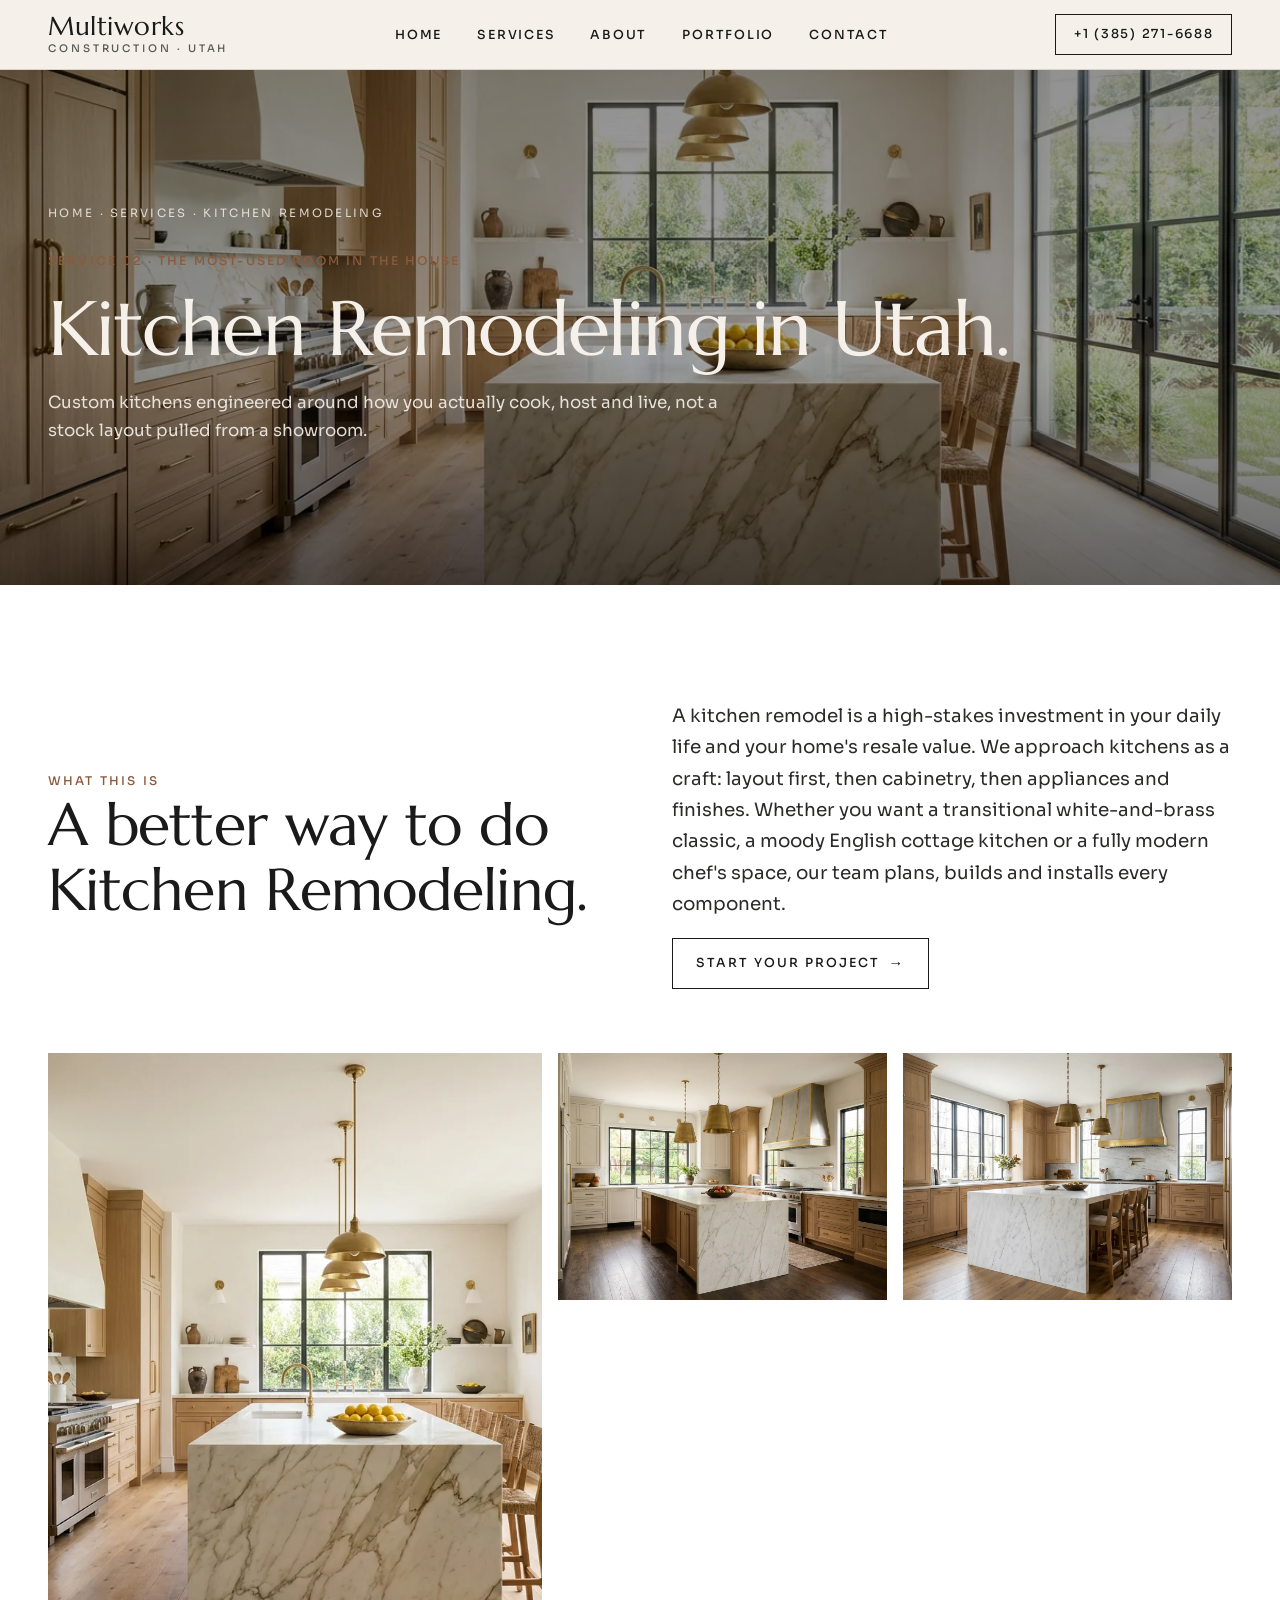
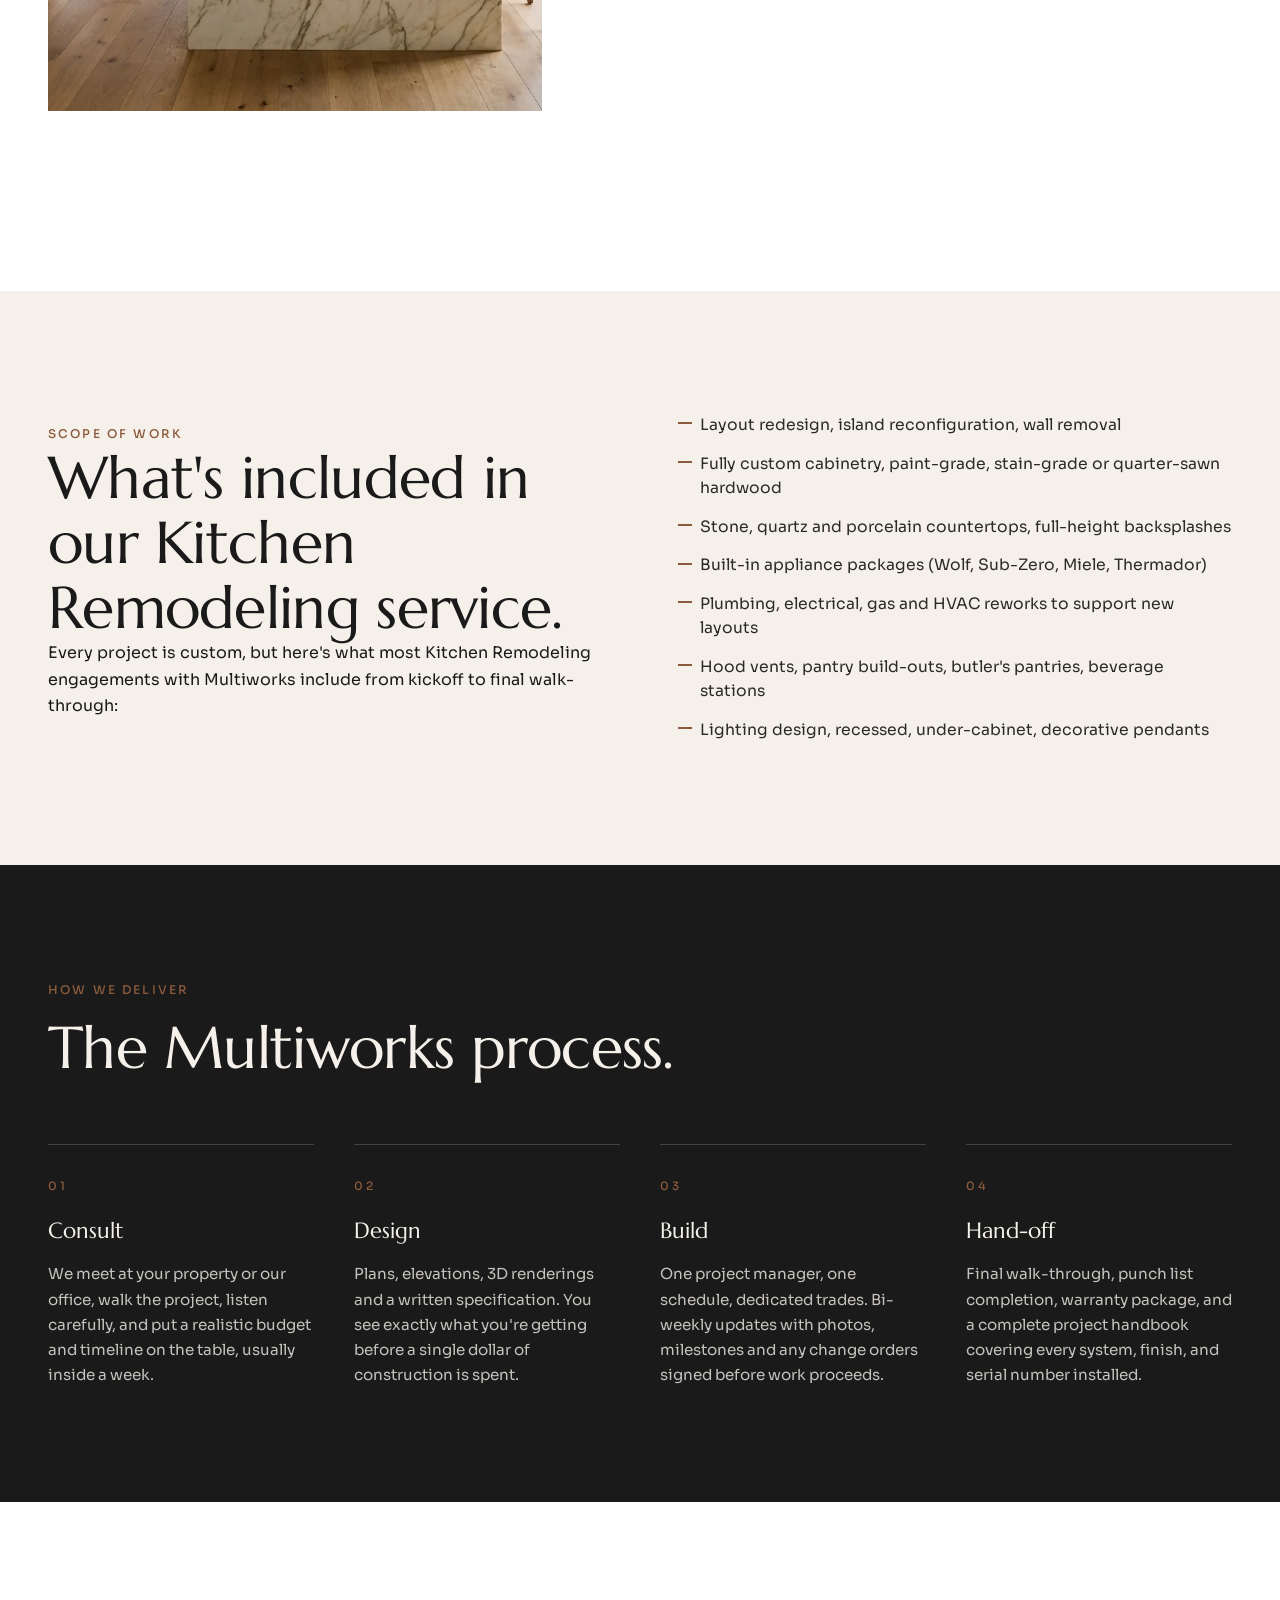
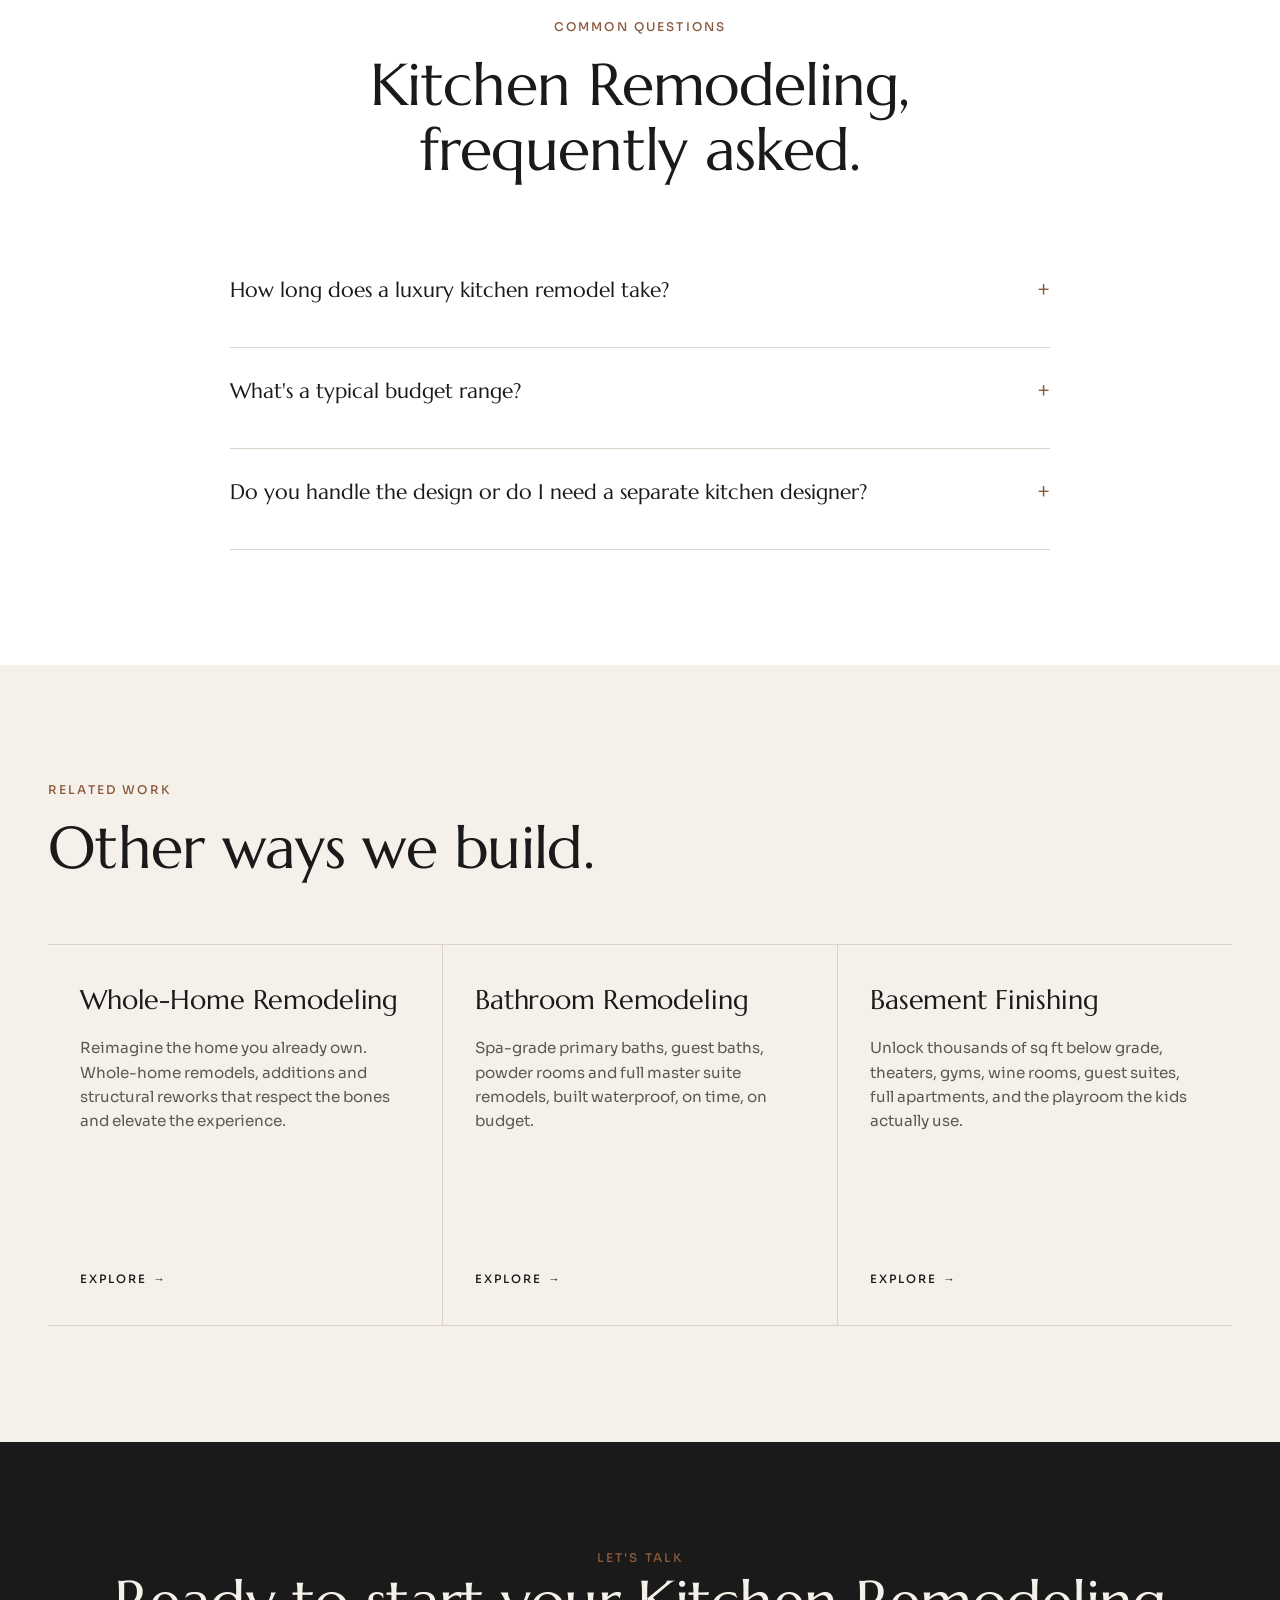
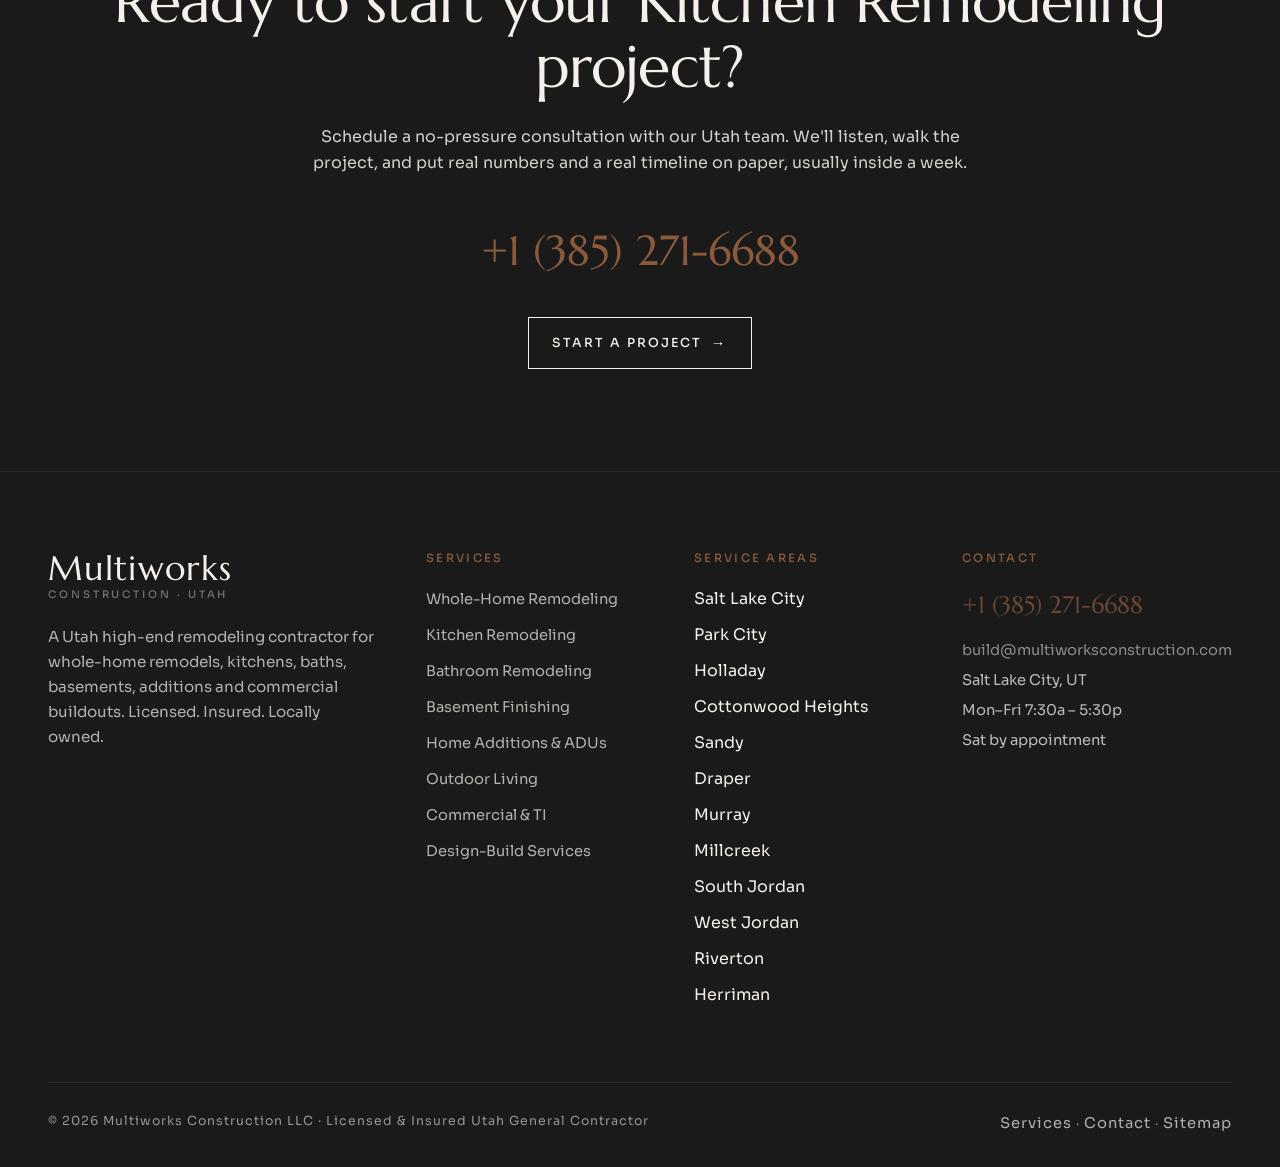
<file: kitchen-remodeling.html>
<!doctype html>
<html lang="en">
<head>
<meta charset="utf-8">
<meta name="viewport" content="width=device-width,initial-scale=1">
<title>Kitchen Remodeling in Utah | Salt Lake City &amp; Park City · Multiworks Construction</title>
<meta name="description" content="Custom kitchens engineered around how you actually cook, host and live, not a stock layout pulled from a showroom. Licensed Utah general contractor serving Salt Lake City, Park City and the Wasatch Front. Call +1 (385) 271-6688.">
<link rel="canonical" href="https://multiworksconstruction.com/kitchen-remodeling.html">
<meta name="robots" content="index,follow,max-image-preview:large">
<meta property="og:type" content="website">
<meta property="og:site_name" content="Multiworks Construction LLC">
<meta property="og:title" content="Kitchen Remodeling in Utah | Salt Lake City &amp; Park City · Multiworks Construction">
<meta property="og:description" content="Custom kitchens engineered around how you actually cook, host and live, not a stock layout pulled from a showroom. Licensed Utah general contractor serving Salt Lake City, Park City and the Wasatch Front. Call +1 (385) 271-6688.">
<meta property="og:url" content="https://multiworksconstruction.com/kitchen-remodeling.html">
<meta property="og:image" content="https://multiworksconstruction.com/assets/img/kitchen-01.webp">
<meta name="twitter:card" content="summary_large_image">
<meta name="twitter:title" content="Kitchen Remodeling in Utah | Salt Lake City &amp; Park City · Multiworks Construction">
<meta name="twitter:description" content="Custom kitchens engineered around how you actually cook, host and live, not a stock layout pulled from a showroom. Licensed Utah general contractor serving Salt Lake City, Park City and the Wasatch Front. Call +1 (385) 271-6688.">
<meta name="twitter:image" content="https://multiworksconstruction.com/assets/img/kitchen-01.webp">
<meta name="theme-color" content="#1A1A1A">
<meta name="geo.region" content="US-UT">
<meta name="geo.placename" content="Salt Lake City, Utah">
<link rel="preconnect" href="https://fonts.googleapis.com">
<link rel="preconnect" href="https://fonts.gstatic.com" crossorigin>
<link rel="preload" as="image" href="https://multiworksconstruction.com/assets/img/kitchen-01.webp" fetchpriority="high">
<link rel="preload" as="style" href="https://fonts.googleapis.com/css2?family=Marcellus&family=Sora:wght@400;500;600&display=swap">
<link rel="stylesheet" href="https://fonts.googleapis.com/css2?family=Marcellus&family=Sora:wght@400;500;600&display=swap">
<link rel="stylesheet" href="/assets/styles.css">
<script type="application/ld+json">{"@context": "https://schema.org", "@type": ["GeneralContractor", "HomeAndConstructionBusiness", "LocalBusiness"], "name": "Multiworks Construction LLC", "alternateName": "Multiworks Construction", "url": "https://multiworksconstruction.com", "telephone": "+1 (385) 271-6688", "email": "build@multiworksconstruction.com", "image": "https://multiworksconstruction.com/assets/img/kitchen-01.webp", "logo": "https://multiworksconstruction.com/assets/img/kitchen-01.webp", "description": "Utah high-end remodeling and design-build contractor. Whole-home transformations, kitchens, baths, additions and commercial buildouts. Licensed, insured, locally owned.", "priceRange": "$$$", "address": {"@type": "PostalAddress", "addressLocality": "Salt Lake City", "addressRegion": "UT", "postalCode": "84101", "addressCountry": "US"}, "areaServed": [{"@type": "City", "name": "Salt Lake City"}, {"@type": "City", "name": "Park City"}, {"@type": "City", "name": "Holladay"}, {"@type": "City", "name": "Cottonwood Heights"}, {"@type": "City", "name": "Sandy"}, {"@type": "City", "name": "Draper"}, {"@type": "City", "name": "Murray"}, {"@type": "City", "name": "Millcreek"}, {"@type": "City", "name": "South Jordan"}, {"@type": "City", "name": "West Jordan"}, {"@type": "City", "name": "Riverton"}, {"@type": "City", "name": "Herriman"}, {"@type": "City", "name": "Bluffdale"}, {"@type": "City", "name": "Lehi"}, {"@type": "City", "name": "Alpine"}, {"@type": "City", "name": "Highland"}, {"@type": "City", "name": "American Fork"}, {"@type": "City", "name": "Pleasant Grove"}, {"@type": "City", "name": "Orem"}, {"@type": "City", "name": "Provo"}, {"@type": "City", "name": "Bountiful"}, {"@type": "City", "name": "Centerville"}, {"@type": "City", "name": "Farmington"}, {"@type": "City", "name": "Kaysville"}, {"@type": "City", "name": "Layton"}, {"@type": "City", "name": "Heber City"}, {"@type": "City", "name": "Midway"}, {"@type": "City", "name": "Deer Valley"}], "sameAs": [], "hasOfferCatalog": {"@type": "OfferCatalog", "name": "Construction & Remodeling Services", "itemListElement": [{"@type": "Offer", "itemOffered": {"@type": "Service", "name": "Whole-Home Remodeling", "url": "https://multiworksconstruction.com/whole-home-remodeling.html"}}, {"@type": "Offer", "itemOffered": {"@type": "Service", "name": "Kitchen Remodeling", "url": "https://multiworksconstruction.com/kitchen-remodeling.html"}}, {"@type": "Offer", "itemOffered": {"@type": "Service", "name": "Bathroom Remodeling", "url": "https://multiworksconstruction.com/bathroom-remodeling.html"}}, {"@type": "Offer", "itemOffered": {"@type": "Service", "name": "Basement Finishing", "url": "https://multiworksconstruction.com/basement-finishing.html"}}, {"@type": "Offer", "itemOffered": {"@type": "Service", "name": "Home Additions & ADUs", "url": "https://multiworksconstruction.com/home-additions.html"}}, {"@type": "Offer", "itemOffered": {"@type": "Service", "name": "Outdoor Living", "url": "https://multiworksconstruction.com/outdoor-living.html"}}, {"@type": "Offer", "itemOffered": {"@type": "Service", "name": "Commercial & TI", "url": "https://multiworksconstruction.com/commercial-construction.html"}}, {"@type": "Offer", "itemOffered": {"@type": "Service", "name": "Design-Build Services", "url": "https://multiworksconstruction.com/design-build.html"}}]}}</script>
<script type="application/ld+json">{"@context": "https://schema.org", "@type": "Service", "name": "Kitchen Remodeling", "description": "Custom kitchens engineered around how you actually cook, host and live, not a stock layout pulled from a showroom.", "provider": {"@type": "GeneralContractor", "name": "Multiworks Construction LLC", "telephone": "+1 (385) 271-6688", "url": "https://multiworksconstruction.com"}, "areaServed": [{"@type": "City", "name": "Salt Lake City"}, {"@type": "City", "name": "Park City"}, {"@type": "City", "name": "Holladay"}, {"@type": "City", "name": "Cottonwood Heights"}, {"@type": "City", "name": "Sandy"}, {"@type": "City", "name": "Draper"}, {"@type": "City", "name": "Murray"}, {"@type": "City", "name": "Millcreek"}, {"@type": "City", "name": "South Jordan"}, {"@type": "City", "name": "West Jordan"}, {"@type": "City", "name": "Riverton"}, {"@type": "City", "name": "Herriman"}, {"@type": "City", "name": "Bluffdale"}, {"@type": "City", "name": "Lehi"}, {"@type": "City", "name": "Alpine"}, {"@type": "City", "name": "Highland"}, {"@type": "City", "name": "American Fork"}, {"@type": "City", "name": "Pleasant Grove"}, {"@type": "City", "name": "Orem"}, {"@type": "City", "name": "Provo"}, {"@type": "City", "name": "Bountiful"}, {"@type": "City", "name": "Centerville"}, {"@type": "City", "name": "Farmington"}, {"@type": "City", "name": "Kaysville"}, {"@type": "City", "name": "Layton"}, {"@type": "City", "name": "Heber City"}, {"@type": "City", "name": "Midway"}, {"@type": "City", "name": "Deer Valley"}], "url": "https://multiworksconstruction.com/kitchen-remodeling.html", "serviceType": "Kitchen Remodeling"}</script>
<script type="application/ld+json">{"@context": "https://schema.org", "@type": "FAQPage", "mainEntity": [{"@type": "Question", "name": "How long does a luxury kitchen remodel take?", "acceptedAnswer": {"@type": "Answer", "text": "Most full kitchen remodels take 10 to 16 weeks from demo to final punch. Cabinetry lead times drive the schedule, we order early and stage delivery to minimize the time you're without a kitchen."}}, {"@type": "Question", "name": "What's a typical budget range?", "acceptedAnswer": {"@type": "Answer", "text": "Most of our kitchen projects in Salt Lake City and Park City fall between $80K and $250K, depending on size, custom cabinetry, appliance package and stone selections. We're happy to give you a realistic range during the first conversation."}}, {"@type": "Question", "name": "Do you handle the design or do I need a separate kitchen designer?", "acceptedAnswer": {"@type": "Answer", "text": "Either works. We have an in-house kitchen designer who handles layout, cabinetry detailing, elevations and selections. We also collaborate often with outside interior designers."}}]}</script>
</head>
<body><header class="nav is-light">
  <div class="nav__inner">
    <a class="brand" href="/" aria-label="Multiworks Construction LLC home">
      <span class="brand__mark">Multiworks</span>
      <span class="brand__sub">Construction · Utah</span>
    </a>
    <ul class="nav__links">
      <li><a href="/" class="">Home</a></li>
      <li><a href="/services.html" class="">Services</a></li>
      <li><a href="/about.html" class="">About</a></li>
      <li><a href="/portfolio.html" class="">Portfolio</a></li>
      <li><a href="/contact.html" class="">Contact</a></li>
    </ul>
    <a class="nav__cta" href="tel:+13852716688">+1 (385) 271-6688</a>
    <button class="nav__toggle" aria-label="Open menu"><span></span><span></span><span></span></button>
  </div>
</header>
<a class="tap-call" href="tel:+13852716688">Call +1 (385) 271-6688</a>

<section class="page-hero">
  <div class="page-hero__bg"><img src="/assets/img/kitchen-01.webp" alt="Custom kitchen with shaker cabinets, brass pulls and quartz waterfall island" loading="eager" fetchpriority="high" decoding="sync" width="1376" height="768"></div>
  <div class="page-hero__inner">
    <div class="crumbs"><a href="/">Home</a> · <a href="/services.html">Services</a> · Kitchen Remodeling</div>
    <span class="eyebrow">Service 02 · The most-used room in the house</span>
    <h1 class="page-hero__title">Kitchen Remodeling in Utah.</h1>
    <p class="page-hero__sub">Custom kitchens engineered around how you actually cook, host and live, not a stock layout pulled from a showroom.</p>
  </div>
</section>

<section class="section section--paper">
  <div class="wrap split split--narrow reveal">
    <div>
      <span class="eyebrow">What this is</span>
      <h2>A better way to do Kitchen Remodeling.</h2>
    </div>
    <div>
      <p class="lead">A kitchen remodel is a high-stakes investment in your daily life and your home&#x27;s resale value. We approach kitchens as a craft: layout first, then cabinetry, then appliances and finishes. Whether you want a transitional white-and-brass classic, a moody English cottage kitchen or a fully modern chef&#x27;s space, our team plans, builds and installs every component.</p>
      <a class="btn btn--ghost" href="/contact.html">Start your project <span class="arrow">→</span></a>
    </div>
  </div>
  <div class="wrap reveal">
    <div class="triptych"><div class="triptych__item"><img src="/assets/img/kitchen-01.webp" alt="Custom kitchen with shaker cabinets, brass pulls and quartz waterfall island" loading="lazy" decoding="async" width="800" height="600"></div>
<div class="triptych__item"><img src="/assets/img/kitchen-02.webp" alt="Range wall with hood vent and hand-glazed backsplash" loading="lazy" decoding="async" width="800" height="600"></div>
<div class="triptych__item"><img src="/assets/img/kitchen-03.webp" alt="Walk-in pantry build-out with marble counters and integrated storage" loading="lazy" decoding="async" width="800" height="600"></div></div>
  </div>
</section>

<section class="section">
  <div class="wrap split reveal">
    <div>
      <span class="eyebrow">Scope of work</span>
      <h2>What's included in our Kitchen Remodeling service.</h2>
      <p>Every project is custom, but here's what most Kitchen Remodeling engagements with Multiworks include from kickoff to final walk-through:</p>
    </div>
    <div>
      <ul class="scope-list"><li>Layout redesign, island reconfiguration, wall removal</li>
<li>Fully custom cabinetry, paint-grade, stain-grade or quarter-sawn hardwood</li>
<li>Stone, quartz and porcelain countertops, full-height backsplashes</li>
<li>Built-in appliance packages (Wolf, Sub-Zero, Miele, Thermador)</li>
<li>Plumbing, electrical, gas and HVAC reworks to support new layouts</li>
<li>Hood vents, pantry build-outs, butler&#x27;s pantries, beverage stations</li>
<li>Lighting design, recessed, under-cabinet, decorative pendants</li></ul>
    </div>
  </div>
</section>

<section class="section section--ink">
  <div class="wrap">
    <div class="section__head reveal">
      <span class="eyebrow">How we deliver</span>
      <h2 class="on-ink">The Multiworks process.</h2>
    </div>
    <div class="process reveal">
<div class="process__step"><div class="process__num">01</div><div class="process__title">Consult</div><div class="process__desc">We meet at your property or our office, walk the project, listen carefully, and put a realistic budget and timeline on the table, usually inside a week.</div></div>
<div class="process__step"><div class="process__num">02</div><div class="process__title">Design</div><div class="process__desc">Plans, elevations, 3D renderings and a written specification. You see exactly what you&#x27;re getting before a single dollar of construction is spent.</div></div>
<div class="process__step"><div class="process__num">03</div><div class="process__title">Build</div><div class="process__desc">One project manager, one schedule, dedicated trades. Bi-weekly updates with photos, milestones and any change orders signed before work proceeds.</div></div>
<div class="process__step"><div class="process__num">04</div><div class="process__title">Hand-off</div><div class="process__desc">Final walk-through, punch list completion, warranty package, and a complete project handbook covering every system, finish, and serial number installed.</div></div>
    </div>
  </div>
</section>

<section class="section section--paper">
  <div class="wrap">
    <div class="section__head section__head--center reveal">
      <span class="eyebrow">Common questions</span>
      <h2>Kitchen Remodeling, frequently asked.</h2>
    </div>
    <div class="faq reveal"><div class="faq__item"><button class="faq__q" type="button">How long does a luxury kitchen remodel take? <span class="plus">+</span></button><div class="faq__a"><p>Most full kitchen remodels take 10 to 16 weeks from demo to final punch. Cabinetry lead times drive the schedule, we order early and stage delivery to minimize the time you&#x27;re without a kitchen.</p></div></div>
<div class="faq__item"><button class="faq__q" type="button">What&#x27;s a typical budget range? <span class="plus">+</span></button><div class="faq__a"><p>Most of our kitchen projects in Salt Lake City and Park City fall between $80K and $250K, depending on size, custom cabinetry, appliance package and stone selections. We&#x27;re happy to give you a realistic range during the first conversation.</p></div></div>
<div class="faq__item"><button class="faq__q" type="button">Do you handle the design or do I need a separate kitchen designer? <span class="plus">+</span></button><div class="faq__a"><p>Either works. We have an in-house kitchen designer who handles layout, cabinetry detailing, elevations and selections. We also collaborate often with outside interior designers.</p></div></div></div>
  </div>
</section>

<section class="section">
  <div class="wrap">
    <div class="section__head reveal">
      <span class="eyebrow">Related work</span>
      <h2>Other ways we build.</h2>
    </div>
  </div>
  <div class="wrap reveal">
    <div class="service-grid"><a class="service-card" href="/whole-home-remodeling.html">
  <h3 class="service-card__title">Whole-Home Remodeling</h3>
  <p class="service-card__desc">Reimagine the home you already own. Whole-home remodels, additions and structural reworks that respect the bones and elevate the experience.</p>
  <span class="service-card__link">Explore <span class="arrow">&rarr;</span></span>
</a>
<a class="service-card" href="/bathroom-remodeling.html">
  <h3 class="service-card__title">Bathroom Remodeling</h3>
  <p class="service-card__desc">Spa-grade primary baths, guest baths, powder rooms and full master suite remodels, built waterproof, on time, on budget.</p>
  <span class="service-card__link">Explore <span class="arrow">&rarr;</span></span>
</a>
<a class="service-card" href="/basement-finishing.html">
  <h3 class="service-card__title">Basement Finishing</h3>
  <p class="service-card__desc">Unlock thousands of sq ft below grade, theaters, gyms, wine rooms, guest suites, full apartments, and the playroom the kids actually use.</p>
  <span class="service-card__link">Explore <span class="arrow">&rarr;</span></span>
</a></div>
  </div>
</section>

<section class="cta-band">
  <div class="wrap reveal">
    <span class="eyebrow">Let's talk</span>
    <h2>Ready to start your Kitchen Remodeling project?</h2>
    <p class="cta-band__body">Schedule a no-pressure consultation with our Utah team. We'll listen, walk the project, and put real numbers and a real timeline on paper, usually inside a week.</p>
    <a class="phone" href="tel:+13852716688">+1 (385) 271-6688</a><br>
    <a class="btn btn--ghost-light" href="/contact.html">Start a project <span class="arrow">→</span></a>
  </div>
</section>
<footer class="footer">
  <div class="wrap">
    <div class="footer__grid">
      <div class="footer__brand">
        <div class="brand">
          <span class="brand__mark">Multiworks</span>
          <span class="brand__sub">Construction · Utah</span>
        </div>
        <p class="footer__about">A Utah high-end remodeling contractor for whole-home remodels, kitchens, baths, basements, additions and commercial buildouts. Licensed. Insured. Locally owned.</p>
      </div>
      <div>
        <h3 class="footer__heading">Services</h3>
        <ul><li><a href="/whole-home-remodeling.html">Whole-Home Remodeling</a></li>
<li><a href="/kitchen-remodeling.html">Kitchen Remodeling</a></li>
<li><a href="/bathroom-remodeling.html">Bathroom Remodeling</a></li>
<li><a href="/basement-finishing.html">Basement Finishing</a></li>
<li><a href="/home-additions.html">Home Additions &amp; ADUs</a></li>
<li><a href="/outdoor-living.html">Outdoor Living</a></li>
<li><a href="/commercial-construction.html">Commercial &amp; TI</a></li>
<li><a href="/design-build.html">Design-Build Services</a></li></ul>
      </div>
      <div>
        <h3 class="footer__heading">Service Areas</h3>
        <ul><li>Salt Lake City</li>
<li>Park City</li>
<li>Holladay</li>
<li>Cottonwood Heights</li>
<li>Sandy</li>
<li>Draper</li>
<li>Murray</li>
<li>Millcreek</li>
<li>South Jordan</li>
<li>West Jordan</li>
<li>Riverton</li>
<li>Herriman</li></ul>
      </div>
      <div class="footer__contact">
        <h3 class="footer__heading">Contact</h3>
        <a class="phone" href="tel:+13852716688">+1 (385) 271-6688</a>
        <p><a href="mailto:build@multiworksconstruction.com">build@multiworksconstruction.com</a></p>
        <p>Salt Lake City, UT</p>
        <p>Mon–Fri 7:30a – 5:30p</p>
        <p>Sat by appointment</p>
      </div>
    </div>
    <div class="footer__bottom">
      <div>© 2026 Multiworks Construction LLC · Licensed &amp; Insured Utah General Contractor</div>
      <div><a href="/services.html">Services</a> · <a href="/contact.html">Contact</a> · <a href="/sitemap.xml">Sitemap</a></div>
    </div>
  </div>
</footer>
<script src="/assets/nav.js" defer></script>
</body></html>
</file>
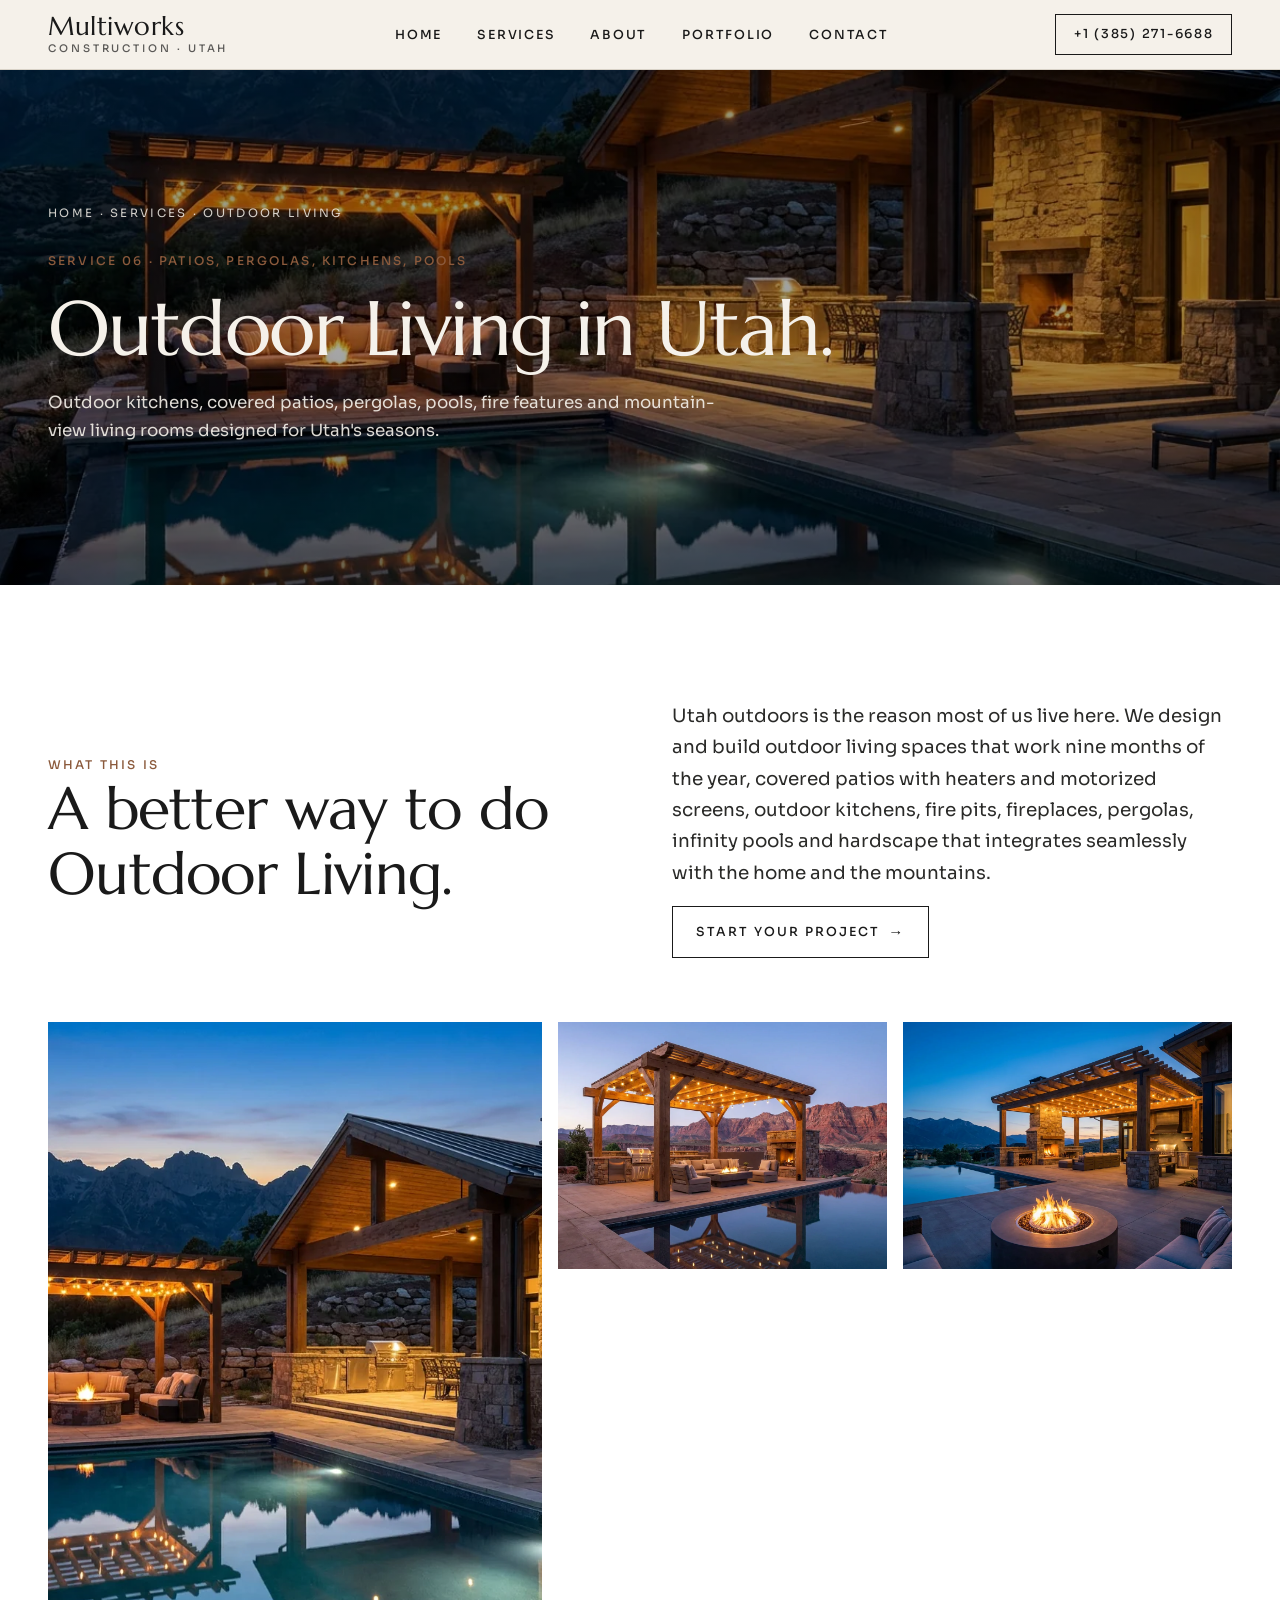
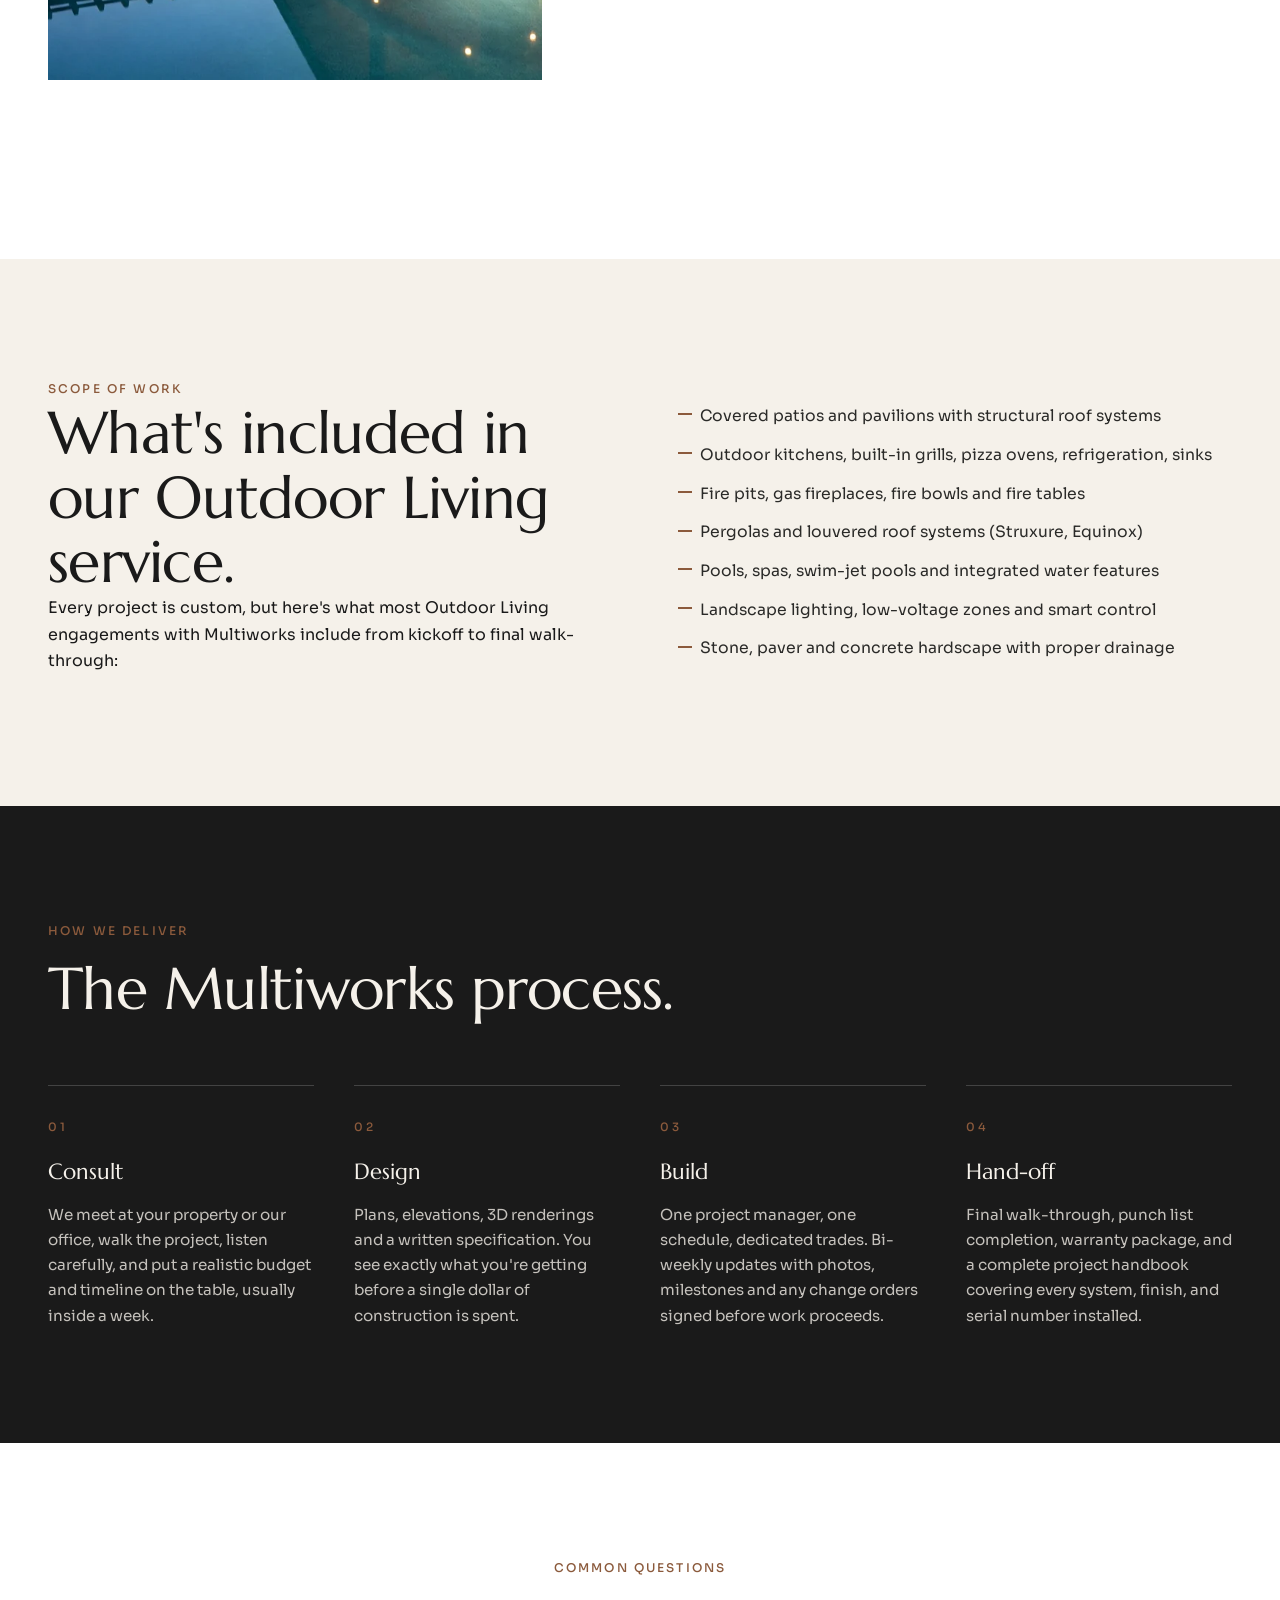
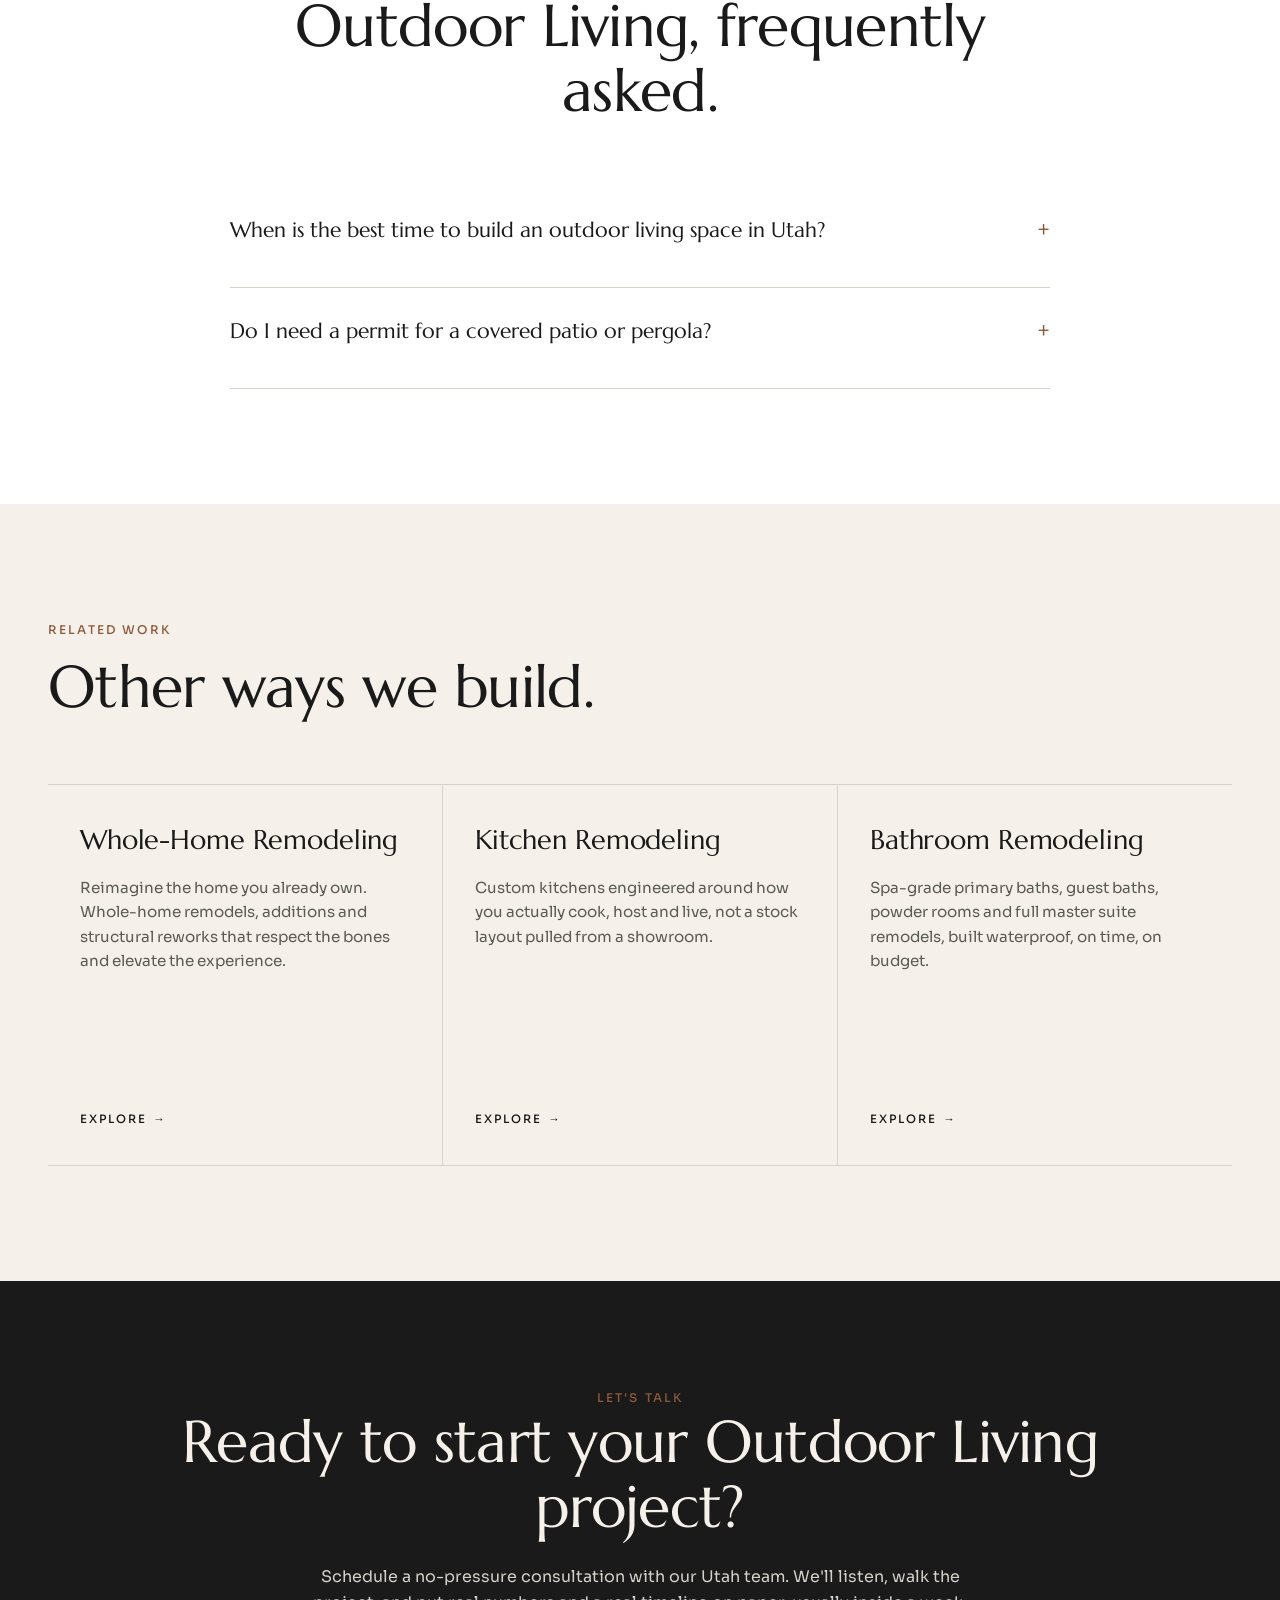
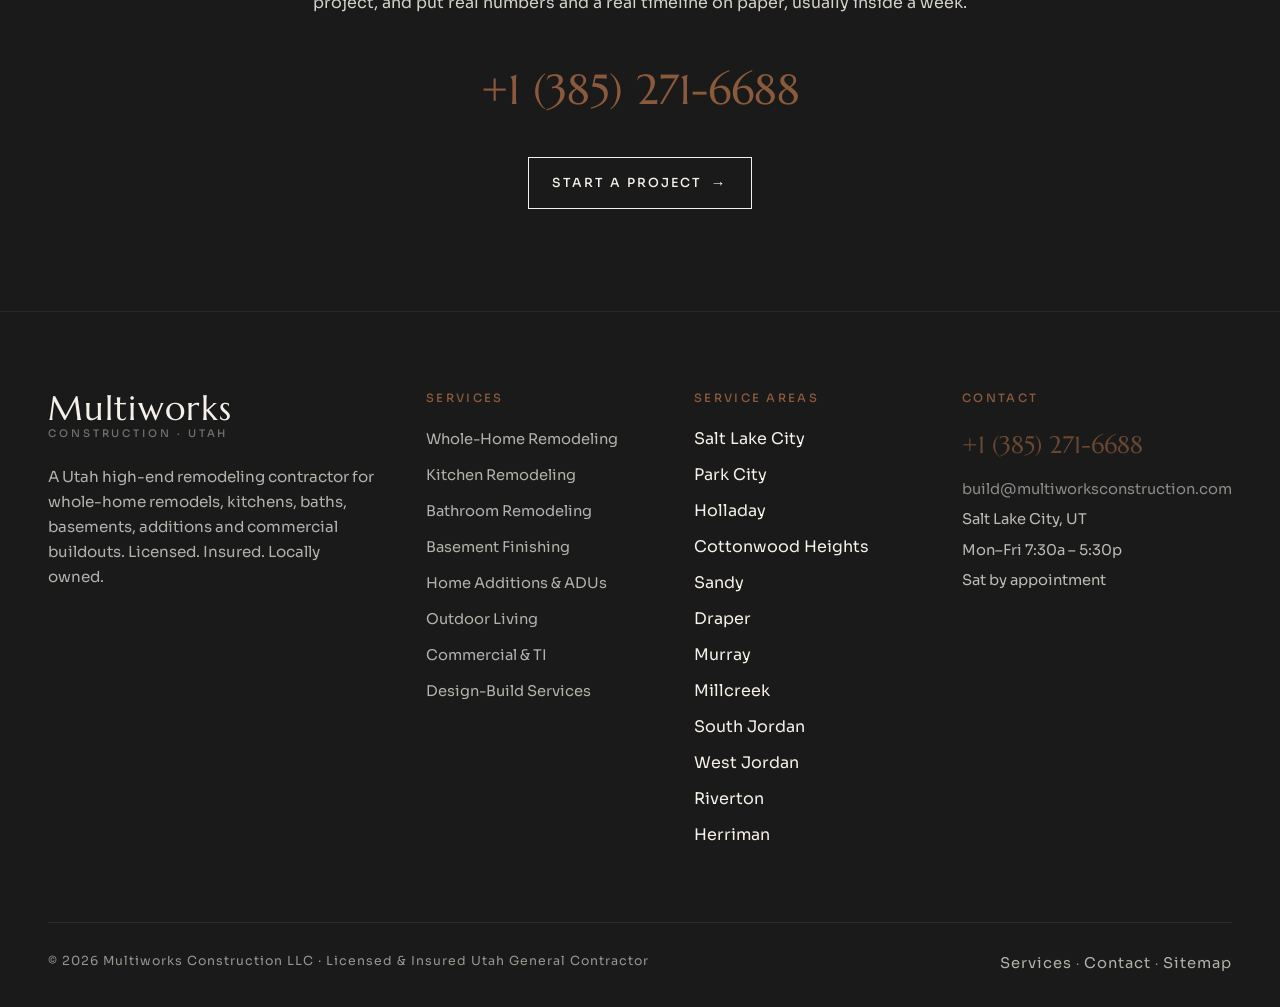
<file: outdoor-living.html>
<!doctype html>
<html lang="en">
<head>
<meta charset="utf-8">
<meta name="viewport" content="width=device-width,initial-scale=1">
<title>Outdoor Living in Utah | Salt Lake City &amp; Park City · Multiworks Construction</title>
<meta name="description" content="Outdoor kitchens, covered patios, pergolas, pools, fire features and mountain-view living rooms designed for Utah&#x27;s seasons. Licensed Utah general contractor serving Salt Lake City, Park City and the Wasatch Front. Call +1 (385) 271-6688.">
<link rel="canonical" href="https://multiworksconstruction.com/outdoor-living.html">
<meta name="robots" content="index,follow,max-image-preview:large">
<meta property="og:type" content="website">
<meta property="og:site_name" content="Multiworks Construction LLC">
<meta property="og:title" content="Outdoor Living in Utah | Salt Lake City &amp; Park City · Multiworks Construction">
<meta property="og:description" content="Outdoor kitchens, covered patios, pergolas, pools, fire features and mountain-view living rooms designed for Utah&#x27;s seasons. Licensed Utah general contractor serving Salt Lake City, Park City and the Wasatch Front. Call +1 (385) 271-6688.">
<meta property="og:url" content="https://multiworksconstruction.com/outdoor-living.html">
<meta property="og:image" content="https://multiworksconstruction.com/assets/img/outdoor-01.webp">
<meta name="twitter:card" content="summary_large_image">
<meta name="twitter:title" content="Outdoor Living in Utah | Salt Lake City &amp; Park City · Multiworks Construction">
<meta name="twitter:description" content="Outdoor kitchens, covered patios, pergolas, pools, fire features and mountain-view living rooms designed for Utah&#x27;s seasons. Licensed Utah general contractor serving Salt Lake City, Park City and the Wasatch Front. Call +1 (385) 271-6688.">
<meta name="twitter:image" content="https://multiworksconstruction.com/assets/img/outdoor-01.webp">
<meta name="theme-color" content="#1A1A1A">
<meta name="geo.region" content="US-UT">
<meta name="geo.placename" content="Salt Lake City, Utah">
<link rel="preconnect" href="https://fonts.googleapis.com">
<link rel="preconnect" href="https://fonts.gstatic.com" crossorigin>
<link rel="preload" as="image" href="https://multiworksconstruction.com/assets/img/outdoor-01.webp" fetchpriority="high">
<link rel="preload" as="style" href="https://fonts.googleapis.com/css2?family=Marcellus&family=Sora:wght@400;500;600&display=swap">
<link rel="stylesheet" href="https://fonts.googleapis.com/css2?family=Marcellus&family=Sora:wght@400;500;600&display=swap">
<link rel="stylesheet" href="/assets/styles.css">
<script type="application/ld+json">{"@context": "https://schema.org", "@type": ["GeneralContractor", "HomeAndConstructionBusiness", "LocalBusiness"], "name": "Multiworks Construction LLC", "alternateName": "Multiworks Construction", "url": "https://multiworksconstruction.com", "telephone": "+1 (385) 271-6688", "email": "build@multiworksconstruction.com", "image": "https://multiworksconstruction.com/assets/img/outdoor-01.webp", "logo": "https://multiworksconstruction.com/assets/img/outdoor-01.webp", "description": "Utah high-end remodeling and design-build contractor. Whole-home transformations, kitchens, baths, additions and commercial buildouts. Licensed, insured, locally owned.", "priceRange": "$$$", "address": {"@type": "PostalAddress", "addressLocality": "Salt Lake City", "addressRegion": "UT", "postalCode": "84101", "addressCountry": "US"}, "areaServed": [{"@type": "City", "name": "Salt Lake City"}, {"@type": "City", "name": "Park City"}, {"@type": "City", "name": "Holladay"}, {"@type": "City", "name": "Cottonwood Heights"}, {"@type": "City", "name": "Sandy"}, {"@type": "City", "name": "Draper"}, {"@type": "City", "name": "Murray"}, {"@type": "City", "name": "Millcreek"}, {"@type": "City", "name": "South Jordan"}, {"@type": "City", "name": "West Jordan"}, {"@type": "City", "name": "Riverton"}, {"@type": "City", "name": "Herriman"}, {"@type": "City", "name": "Bluffdale"}, {"@type": "City", "name": "Lehi"}, {"@type": "City", "name": "Alpine"}, {"@type": "City", "name": "Highland"}, {"@type": "City", "name": "American Fork"}, {"@type": "City", "name": "Pleasant Grove"}, {"@type": "City", "name": "Orem"}, {"@type": "City", "name": "Provo"}, {"@type": "City", "name": "Bountiful"}, {"@type": "City", "name": "Centerville"}, {"@type": "City", "name": "Farmington"}, {"@type": "City", "name": "Kaysville"}, {"@type": "City", "name": "Layton"}, {"@type": "City", "name": "Heber City"}, {"@type": "City", "name": "Midway"}, {"@type": "City", "name": "Deer Valley"}], "sameAs": [], "hasOfferCatalog": {"@type": "OfferCatalog", "name": "Construction & Remodeling Services", "itemListElement": [{"@type": "Offer", "itemOffered": {"@type": "Service", "name": "Whole-Home Remodeling", "url": "https://multiworksconstruction.com/whole-home-remodeling.html"}}, {"@type": "Offer", "itemOffered": {"@type": "Service", "name": "Kitchen Remodeling", "url": "https://multiworksconstruction.com/kitchen-remodeling.html"}}, {"@type": "Offer", "itemOffered": {"@type": "Service", "name": "Bathroom Remodeling", "url": "https://multiworksconstruction.com/bathroom-remodeling.html"}}, {"@type": "Offer", "itemOffered": {"@type": "Service", "name": "Basement Finishing", "url": "https://multiworksconstruction.com/basement-finishing.html"}}, {"@type": "Offer", "itemOffered": {"@type": "Service", "name": "Home Additions & ADUs", "url": "https://multiworksconstruction.com/home-additions.html"}}, {"@type": "Offer", "itemOffered": {"@type": "Service", "name": "Outdoor Living", "url": "https://multiworksconstruction.com/outdoor-living.html"}}, {"@type": "Offer", "itemOffered": {"@type": "Service", "name": "Commercial & TI", "url": "https://multiworksconstruction.com/commercial-construction.html"}}, {"@type": "Offer", "itemOffered": {"@type": "Service", "name": "Design-Build Services", "url": "https://multiworksconstruction.com/design-build.html"}}]}}</script>
<script type="application/ld+json">{"@context": "https://schema.org", "@type": "Service", "name": "Outdoor Living", "description": "Outdoor kitchens, covered patios, pergolas, pools, fire features and mountain-view living rooms designed for Utah's seasons.", "provider": {"@type": "GeneralContractor", "name": "Multiworks Construction LLC", "telephone": "+1 (385) 271-6688", "url": "https://multiworksconstruction.com"}, "areaServed": [{"@type": "City", "name": "Salt Lake City"}, {"@type": "City", "name": "Park City"}, {"@type": "City", "name": "Holladay"}, {"@type": "City", "name": "Cottonwood Heights"}, {"@type": "City", "name": "Sandy"}, {"@type": "City", "name": "Draper"}, {"@type": "City", "name": "Murray"}, {"@type": "City", "name": "Millcreek"}, {"@type": "City", "name": "South Jordan"}, {"@type": "City", "name": "West Jordan"}, {"@type": "City", "name": "Riverton"}, {"@type": "City", "name": "Herriman"}, {"@type": "City", "name": "Bluffdale"}, {"@type": "City", "name": "Lehi"}, {"@type": "City", "name": "Alpine"}, {"@type": "City", "name": "Highland"}, {"@type": "City", "name": "American Fork"}, {"@type": "City", "name": "Pleasant Grove"}, {"@type": "City", "name": "Orem"}, {"@type": "City", "name": "Provo"}, {"@type": "City", "name": "Bountiful"}, {"@type": "City", "name": "Centerville"}, {"@type": "City", "name": "Farmington"}, {"@type": "City", "name": "Kaysville"}, {"@type": "City", "name": "Layton"}, {"@type": "City", "name": "Heber City"}, {"@type": "City", "name": "Midway"}, {"@type": "City", "name": "Deer Valley"}], "url": "https://multiworksconstruction.com/outdoor-living.html", "serviceType": "Outdoor Living"}</script>
<script type="application/ld+json">{"@context": "https://schema.org", "@type": "FAQPage", "mainEntity": [{"@type": "Question", "name": "When is the best time to build an outdoor living space in Utah?", "acceptedAnswer": {"@type": "Answer", "text": "We build year-round but plan most projects for completion by Memorial Day. Reach out in fall or winter for the best installer availability and finish before summer entertaining season."}}, {"@type": "Question", "name": "Do I need a permit for a covered patio or pergola?", "acceptedAnswer": {"@type": "Answer", "text": "Most permanent structures require permits, we handle them. Detached pergolas under a certain size and with no electrical sometimes don't, but we always confirm with the AHJ first."}}]}</script>
</head>
<body><header class="nav is-light">
  <div class="nav__inner">
    <a class="brand" href="/" aria-label="Multiworks Construction LLC home">
      <span class="brand__mark">Multiworks</span>
      <span class="brand__sub">Construction · Utah</span>
    </a>
    <ul class="nav__links">
      <li><a href="/" class="">Home</a></li>
      <li><a href="/services.html" class="">Services</a></li>
      <li><a href="/about.html" class="">About</a></li>
      <li><a href="/portfolio.html" class="">Portfolio</a></li>
      <li><a href="/contact.html" class="">Contact</a></li>
    </ul>
    <a class="nav__cta" href="tel:+13852716688">+1 (385) 271-6688</a>
    <button class="nav__toggle" aria-label="Open menu"><span></span><span></span><span></span></button>
  </div>
</header>
<a class="tap-call" href="tel:+13852716688">Call +1 (385) 271-6688</a>

<section class="page-hero">
  <div class="page-hero__bg"><img src="/assets/img/outdoor-01.webp" alt="Covered patio with outdoor kitchen and fire feature" loading="eager" fetchpriority="high" decoding="sync" width="1376" height="768"></div>
  <div class="page-hero__inner">
    <div class="crumbs"><a href="/">Home</a> · <a href="/services.html">Services</a> · Outdoor Living</div>
    <span class="eyebrow">Service 06 · Patios, pergolas, kitchens, pools</span>
    <h1 class="page-hero__title">Outdoor Living in Utah.</h1>
    <p class="page-hero__sub">Outdoor kitchens, covered patios, pergolas, pools, fire features and mountain-view living rooms designed for Utah&#x27;s seasons.</p>
  </div>
</section>

<section class="section section--paper">
  <div class="wrap split split--narrow reveal">
    <div>
      <span class="eyebrow">What this is</span>
      <h2>A better way to do Outdoor Living.</h2>
    </div>
    <div>
      <p class="lead">Utah outdoors is the reason most of us live here. We design and build outdoor living spaces that work nine months of the year, covered patios with heaters and motorized screens, outdoor kitchens, fire pits, fireplaces, pergolas, infinity pools and hardscape that integrates seamlessly with the home and the mountains.</p>
      <a class="btn btn--ghost" href="/contact.html">Start your project <span class="arrow">→</span></a>
    </div>
  </div>
  <div class="wrap reveal">
    <div class="triptych"><div class="triptych__item"><img src="/assets/img/outdoor-01.webp" alt="Covered patio with outdoor kitchen and fire feature" loading="lazy" decoding="async" width="800" height="600"></div>
<div class="triptych__item"><img src="/assets/img/outdoor-02.webp" alt="Pergola over a paver patio with integrated lighting" loading="lazy" decoding="async" width="800" height="600"></div>
<div class="triptych__item"><img src="/assets/img/outdoor-03.webp" alt="Pool deck with stone hardscape and mountain view" loading="lazy" decoding="async" width="800" height="600"></div></div>
  </div>
</section>

<section class="section">
  <div class="wrap split reveal">
    <div>
      <span class="eyebrow">Scope of work</span>
      <h2>What's included in our Outdoor Living service.</h2>
      <p>Every project is custom, but here's what most Outdoor Living engagements with Multiworks include from kickoff to final walk-through:</p>
    </div>
    <div>
      <ul class="scope-list"><li>Covered patios and pavilions with structural roof systems</li>
<li>Outdoor kitchens, built-in grills, pizza ovens, refrigeration, sinks</li>
<li>Fire pits, gas fireplaces, fire bowls and fire tables</li>
<li>Pergolas and louvered roof systems (Struxure, Equinox)</li>
<li>Pools, spas, swim-jet pools and integrated water features</li>
<li>Landscape lighting, low-voltage zones and smart control</li>
<li>Stone, paver and concrete hardscape with proper drainage</li></ul>
    </div>
  </div>
</section>

<section class="section section--ink">
  <div class="wrap">
    <div class="section__head reveal">
      <span class="eyebrow">How we deliver</span>
      <h2 class="on-ink">The Multiworks process.</h2>
    </div>
    <div class="process reveal">
<div class="process__step"><div class="process__num">01</div><div class="process__title">Consult</div><div class="process__desc">We meet at your property or our office, walk the project, listen carefully, and put a realistic budget and timeline on the table, usually inside a week.</div></div>
<div class="process__step"><div class="process__num">02</div><div class="process__title">Design</div><div class="process__desc">Plans, elevations, 3D renderings and a written specification. You see exactly what you&#x27;re getting before a single dollar of construction is spent.</div></div>
<div class="process__step"><div class="process__num">03</div><div class="process__title">Build</div><div class="process__desc">One project manager, one schedule, dedicated trades. Bi-weekly updates with photos, milestones and any change orders signed before work proceeds.</div></div>
<div class="process__step"><div class="process__num">04</div><div class="process__title">Hand-off</div><div class="process__desc">Final walk-through, punch list completion, warranty package, and a complete project handbook covering every system, finish, and serial number installed.</div></div>
    </div>
  </div>
</section>

<section class="section section--paper">
  <div class="wrap">
    <div class="section__head section__head--center reveal">
      <span class="eyebrow">Common questions</span>
      <h2>Outdoor Living, frequently asked.</h2>
    </div>
    <div class="faq reveal"><div class="faq__item"><button class="faq__q" type="button">When is the best time to build an outdoor living space in Utah? <span class="plus">+</span></button><div class="faq__a"><p>We build year-round but plan most projects for completion by Memorial Day. Reach out in fall or winter for the best installer availability and finish before summer entertaining season.</p></div></div>
<div class="faq__item"><button class="faq__q" type="button">Do I need a permit for a covered patio or pergola? <span class="plus">+</span></button><div class="faq__a"><p>Most permanent structures require permits, we handle them. Detached pergolas under a certain size and with no electrical sometimes don&#x27;t, but we always confirm with the AHJ first.</p></div></div></div>
  </div>
</section>

<section class="section">
  <div class="wrap">
    <div class="section__head reveal">
      <span class="eyebrow">Related work</span>
      <h2>Other ways we build.</h2>
    </div>
  </div>
  <div class="wrap reveal">
    <div class="service-grid"><a class="service-card" href="/whole-home-remodeling.html">
  <h3 class="service-card__title">Whole-Home Remodeling</h3>
  <p class="service-card__desc">Reimagine the home you already own. Whole-home remodels, additions and structural reworks that respect the bones and elevate the experience.</p>
  <span class="service-card__link">Explore <span class="arrow">&rarr;</span></span>
</a>
<a class="service-card" href="/kitchen-remodeling.html">
  <h3 class="service-card__title">Kitchen Remodeling</h3>
  <p class="service-card__desc">Custom kitchens engineered around how you actually cook, host and live, not a stock layout pulled from a showroom.</p>
  <span class="service-card__link">Explore <span class="arrow">&rarr;</span></span>
</a>
<a class="service-card" href="/bathroom-remodeling.html">
  <h3 class="service-card__title">Bathroom Remodeling</h3>
  <p class="service-card__desc">Spa-grade primary baths, guest baths, powder rooms and full master suite remodels, built waterproof, on time, on budget.</p>
  <span class="service-card__link">Explore <span class="arrow">&rarr;</span></span>
</a></div>
  </div>
</section>

<section class="cta-band">
  <div class="wrap reveal">
    <span class="eyebrow">Let's talk</span>
    <h2>Ready to start your Outdoor Living project?</h2>
    <p class="cta-band__body">Schedule a no-pressure consultation with our Utah team. We'll listen, walk the project, and put real numbers and a real timeline on paper, usually inside a week.</p>
    <a class="phone" href="tel:+13852716688">+1 (385) 271-6688</a><br>
    <a class="btn btn--ghost-light" href="/contact.html">Start a project <span class="arrow">→</span></a>
  </div>
</section>
<footer class="footer">
  <div class="wrap">
    <div class="footer__grid">
      <div class="footer__brand">
        <div class="brand">
          <span class="brand__mark">Multiworks</span>
          <span class="brand__sub">Construction · Utah</span>
        </div>
        <p class="footer__about">A Utah high-end remodeling contractor for whole-home remodels, kitchens, baths, basements, additions and commercial buildouts. Licensed. Insured. Locally owned.</p>
      </div>
      <div>
        <h3 class="footer__heading">Services</h3>
        <ul><li><a href="/whole-home-remodeling.html">Whole-Home Remodeling</a></li>
<li><a href="/kitchen-remodeling.html">Kitchen Remodeling</a></li>
<li><a href="/bathroom-remodeling.html">Bathroom Remodeling</a></li>
<li><a href="/basement-finishing.html">Basement Finishing</a></li>
<li><a href="/home-additions.html">Home Additions &amp; ADUs</a></li>
<li><a href="/outdoor-living.html">Outdoor Living</a></li>
<li><a href="/commercial-construction.html">Commercial &amp; TI</a></li>
<li><a href="/design-build.html">Design-Build Services</a></li></ul>
      </div>
      <div>
        <h3 class="footer__heading">Service Areas</h3>
        <ul><li>Salt Lake City</li>
<li>Park City</li>
<li>Holladay</li>
<li>Cottonwood Heights</li>
<li>Sandy</li>
<li>Draper</li>
<li>Murray</li>
<li>Millcreek</li>
<li>South Jordan</li>
<li>West Jordan</li>
<li>Riverton</li>
<li>Herriman</li></ul>
      </div>
      <div class="footer__contact">
        <h3 class="footer__heading">Contact</h3>
        <a class="phone" href="tel:+13852716688">+1 (385) 271-6688</a>
        <p><a href="mailto:build@multiworksconstruction.com">build@multiworksconstruction.com</a></p>
        <p>Salt Lake City, UT</p>
        <p>Mon–Fri 7:30a – 5:30p</p>
        <p>Sat by appointment</p>
      </div>
    </div>
    <div class="footer__bottom">
      <div>© 2026 Multiworks Construction LLC · Licensed &amp; Insured Utah General Contractor</div>
      <div><a href="/services.html">Services</a> · <a href="/contact.html">Contact</a> · <a href="/sitemap.xml">Sitemap</a></div>
    </div>
  </div>
</footer>
<script src="/assets/nav.js" defer></script>
</body></html>
</file>
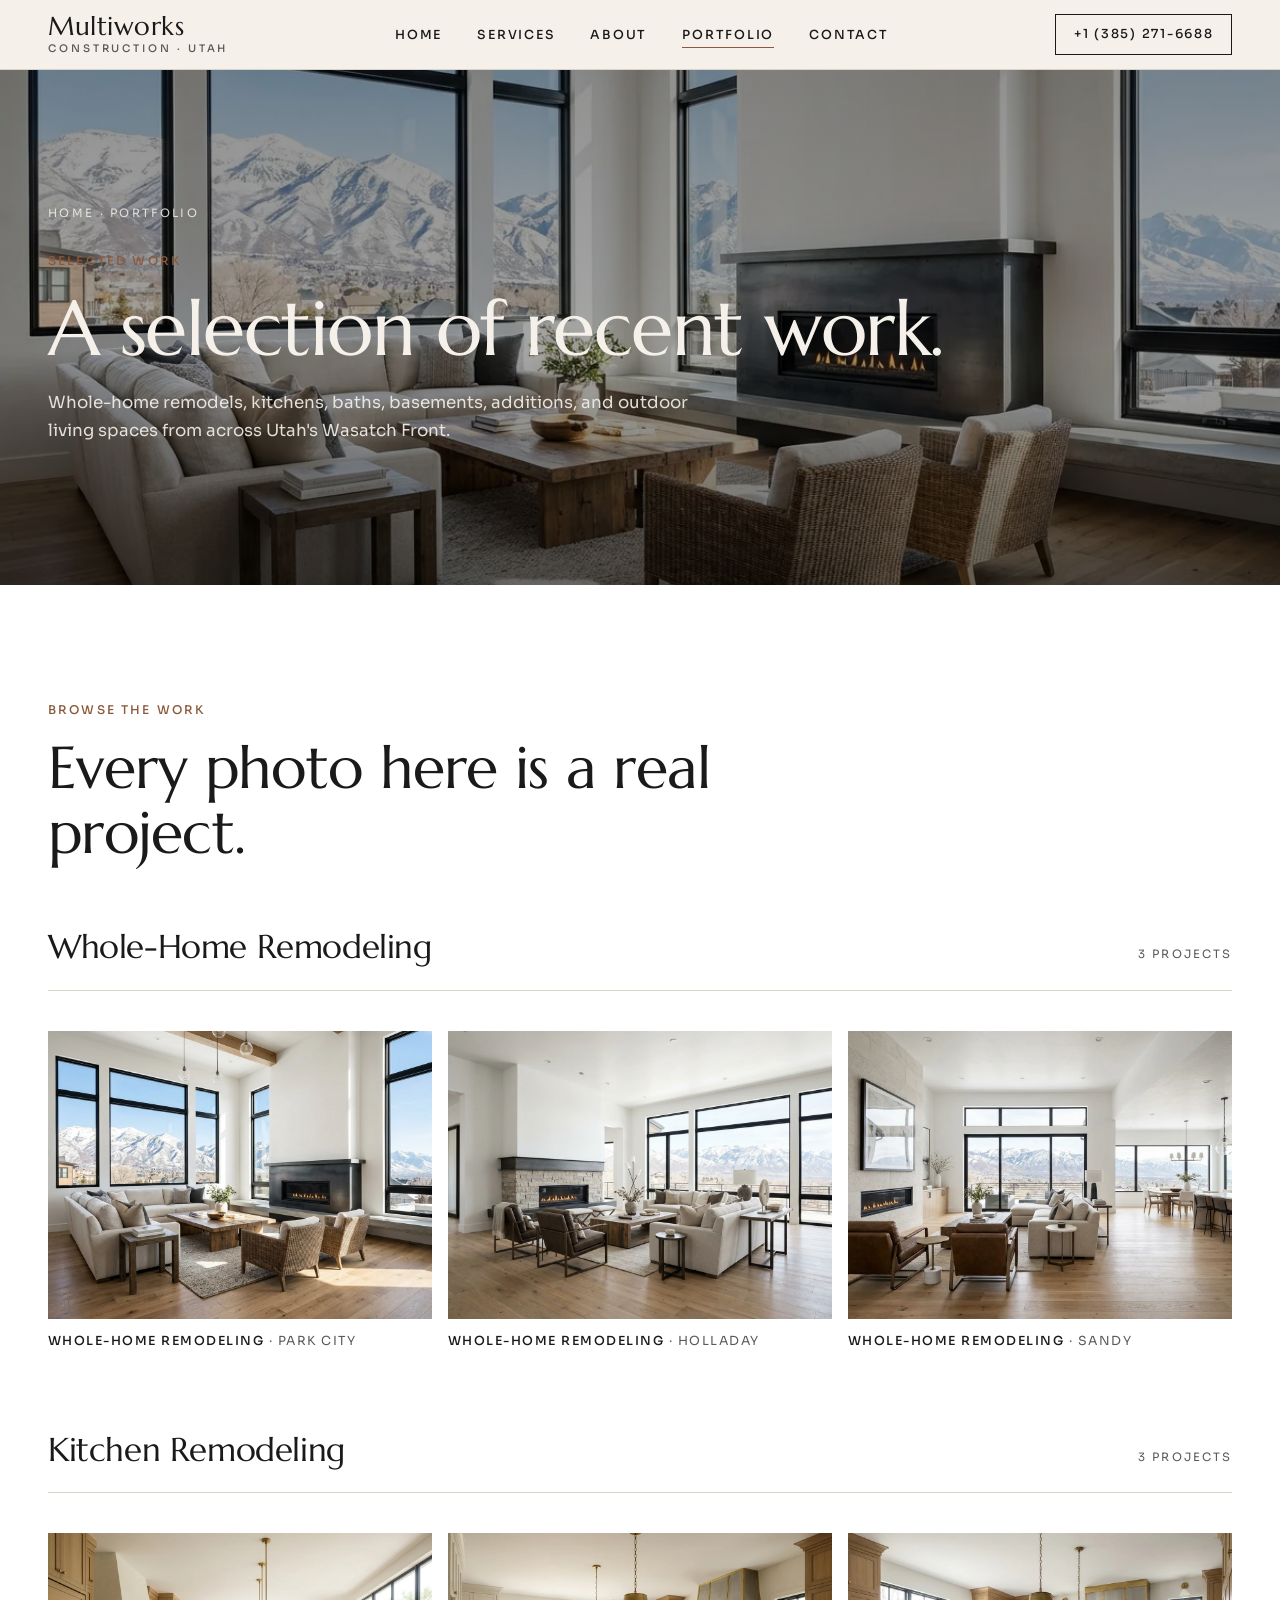
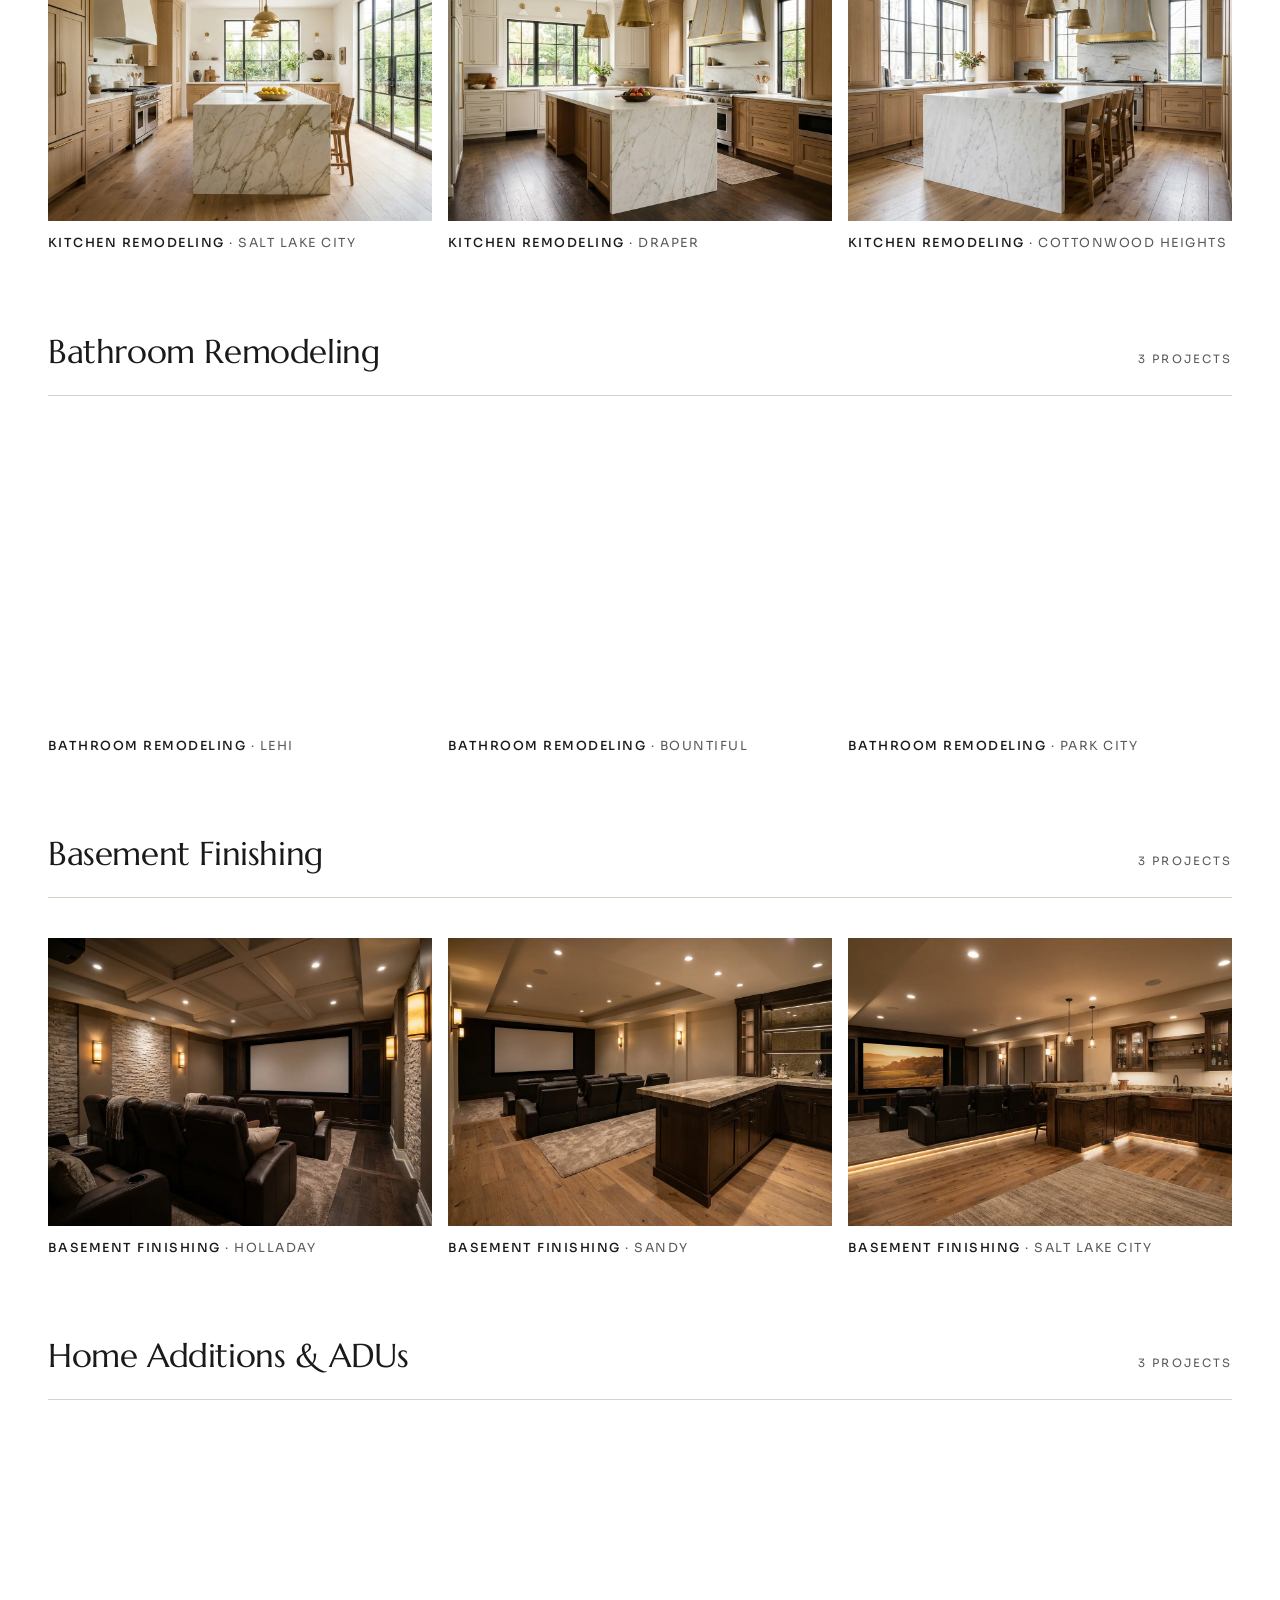
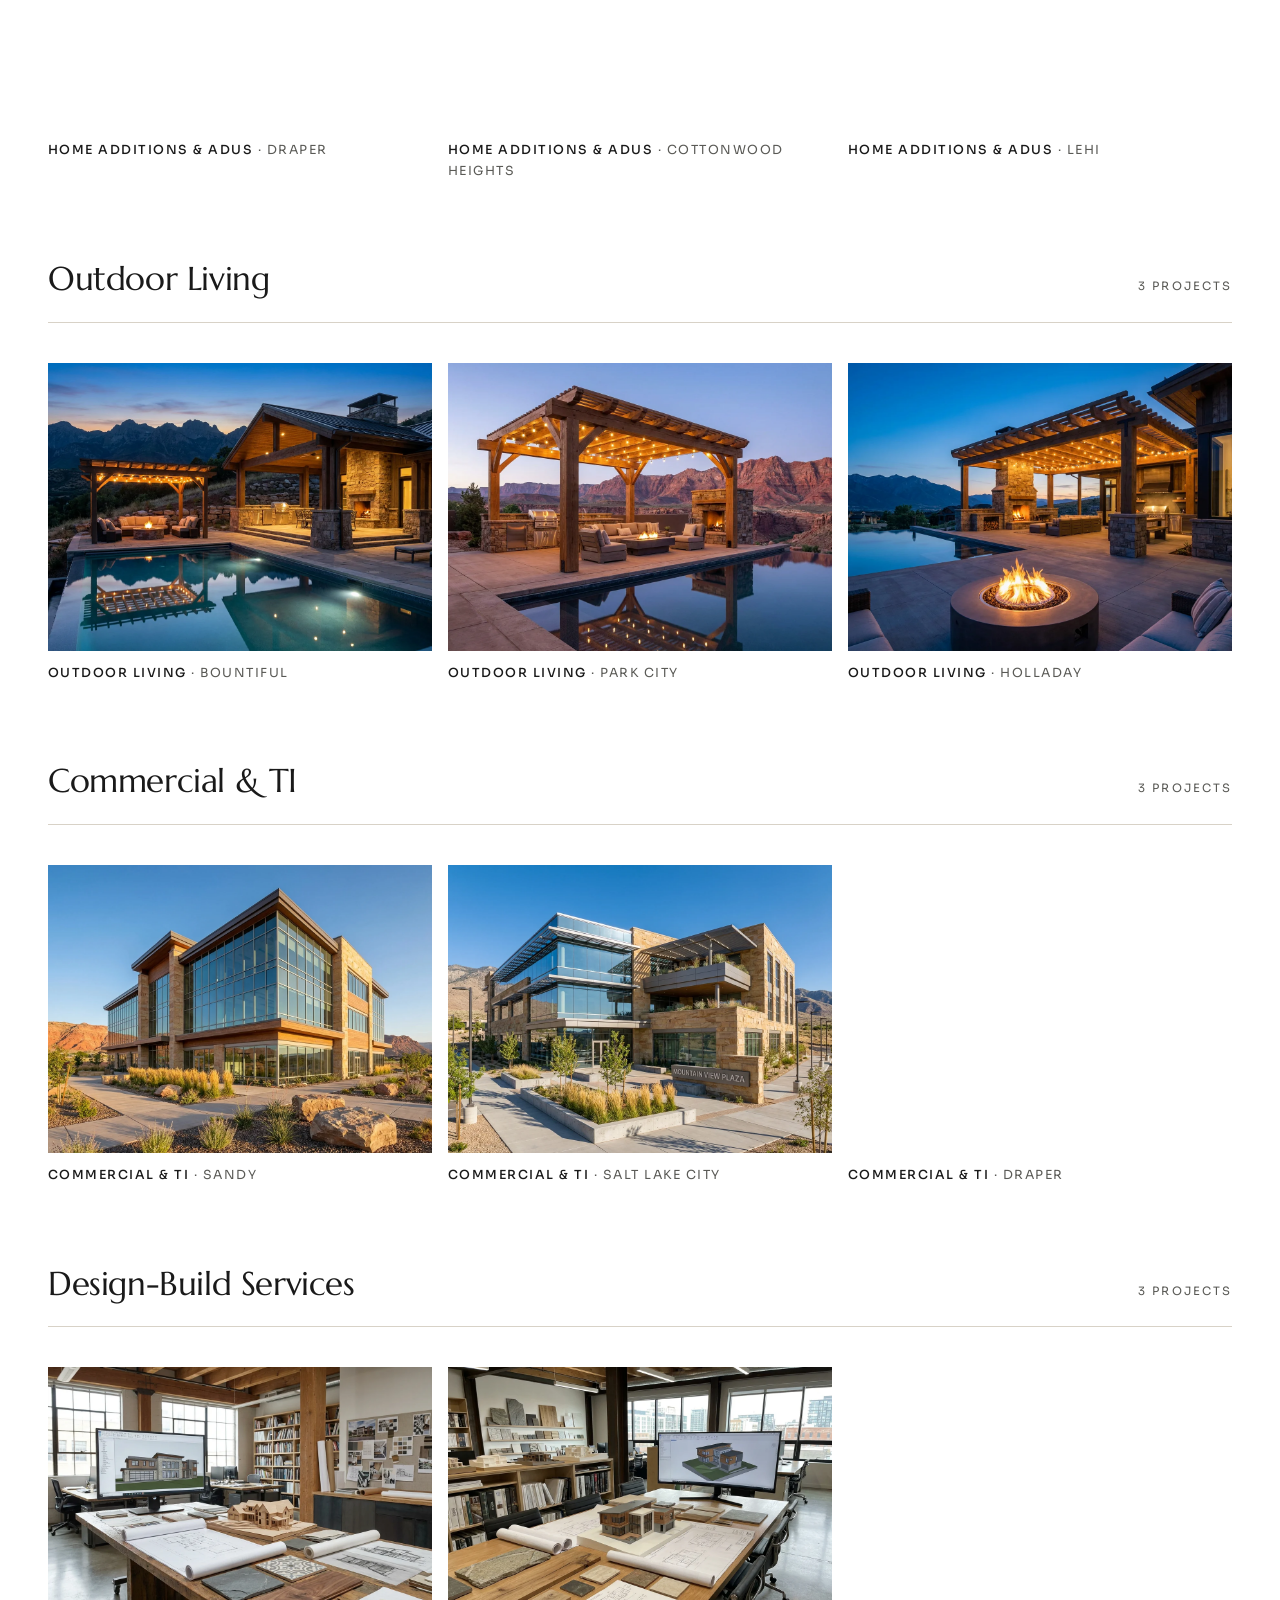
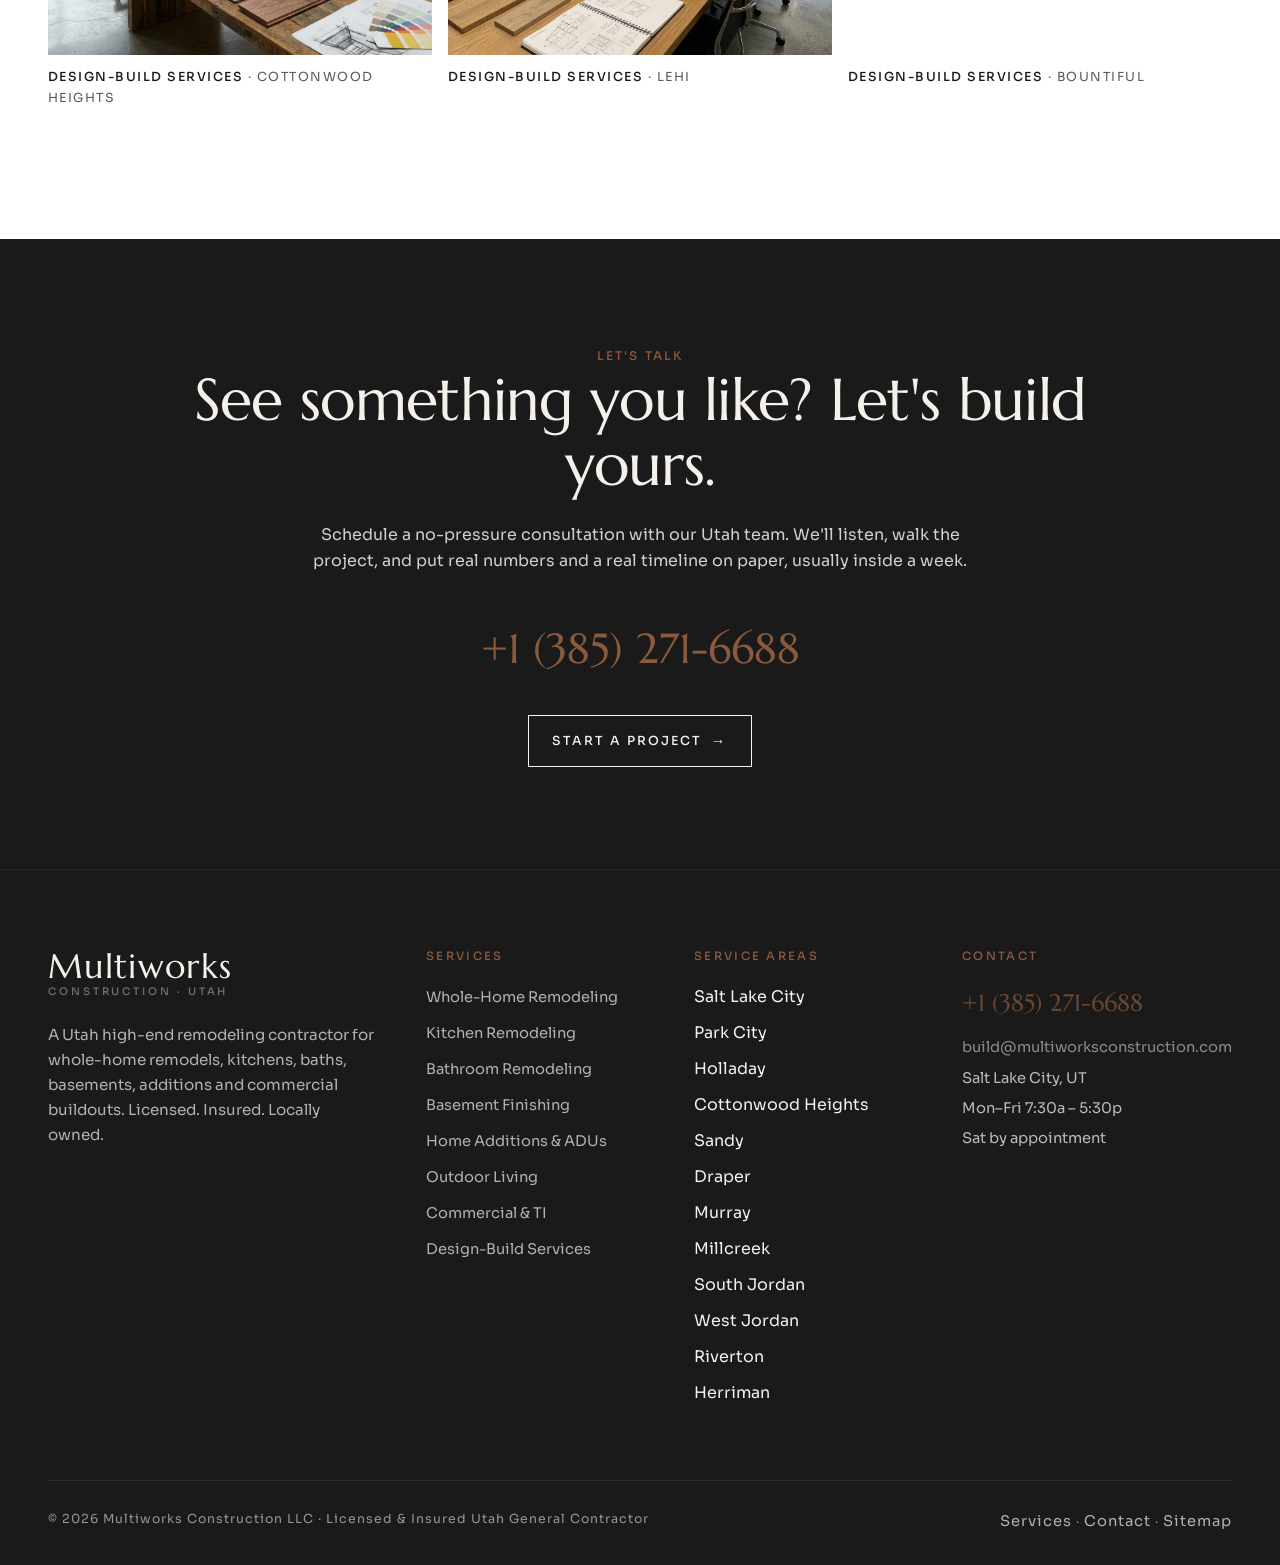
<file: portfolio.html>
<!doctype html>
<html lang="en">
<head>
<meta charset="utf-8">
<meta name="viewport" content="width=device-width,initial-scale=1">
<title>Portfolio | Utah Remodels, Additions &amp; Commercial · Multiworks Construction</title>
<meta name="description" content="A selection of Multiworks Construction&#x27;s recent Utah projects: whole-home remodels, kitchens, baths, basements, additions, outdoor living, and commercial buildouts in Salt Lake City and Park City.">
<link rel="canonical" href="https://multiworksconstruction.com/portfolio.html">
<meta name="robots" content="index,follow,max-image-preview:large">
<meta property="og:type" content="website">
<meta property="og:site_name" content="Multiworks Construction LLC">
<meta property="og:title" content="Portfolio | Utah Remodels, Additions &amp; Commercial · Multiworks Construction">
<meta property="og:description" content="A selection of Multiworks Construction&#x27;s recent Utah projects: whole-home remodels, kitchens, baths, basements, additions, outdoor living, and commercial buildouts in Salt Lake City and Park City.">
<meta property="og:url" content="https://multiworksconstruction.com/portfolio.html">
<meta property="og:image" content="https://multiworksconstruction.com/assets/img/whole-home-01.webp">
<meta name="twitter:card" content="summary_large_image">
<meta name="twitter:title" content="Portfolio | Utah Remodels, Additions &amp; Commercial · Multiworks Construction">
<meta name="twitter:description" content="A selection of Multiworks Construction&#x27;s recent Utah projects: whole-home remodels, kitchens, baths, basements, additions, outdoor living, and commercial buildouts in Salt Lake City and Park City.">
<meta name="twitter:image" content="https://multiworksconstruction.com/assets/img/whole-home-01.webp">
<meta name="theme-color" content="#1A1A1A">
<meta name="geo.region" content="US-UT">
<meta name="geo.placename" content="Salt Lake City, Utah">
<link rel="preconnect" href="https://fonts.googleapis.com">
<link rel="preconnect" href="https://fonts.gstatic.com" crossorigin>
<link rel="preload" as="image" href="https://multiworksconstruction.com/assets/img/whole-home-01.webp" fetchpriority="high">
<link rel="preload" as="style" href="https://fonts.googleapis.com/css2?family=Marcellus&family=Sora:wght@400;500;600&display=swap">
<link rel="stylesheet" href="https://fonts.googleapis.com/css2?family=Marcellus&family=Sora:wght@400;500;600&display=swap">
<link rel="stylesheet" href="/assets/styles.css">
<script type="application/ld+json">{"@context": "https://schema.org", "@type": ["GeneralContractor", "HomeAndConstructionBusiness", "LocalBusiness"], "name": "Multiworks Construction LLC", "alternateName": "Multiworks Construction", "url": "https://multiworksconstruction.com", "telephone": "+1 (385) 271-6688", "email": "build@multiworksconstruction.com", "image": "https://multiworksconstruction.com/assets/img/whole-home-01.webp", "logo": "https://multiworksconstruction.com/assets/img/whole-home-01.webp", "description": "Utah high-end remodeling and design-build contractor. Whole-home transformations, kitchens, baths, additions and commercial buildouts. Licensed, insured, locally owned.", "priceRange": "$$$", "address": {"@type": "PostalAddress", "addressLocality": "Salt Lake City", "addressRegion": "UT", "postalCode": "84101", "addressCountry": "US"}, "areaServed": [{"@type": "City", "name": "Salt Lake City"}, {"@type": "City", "name": "Park City"}, {"@type": "City", "name": "Holladay"}, {"@type": "City", "name": "Cottonwood Heights"}, {"@type": "City", "name": "Sandy"}, {"@type": "City", "name": "Draper"}, {"@type": "City", "name": "Murray"}, {"@type": "City", "name": "Millcreek"}, {"@type": "City", "name": "South Jordan"}, {"@type": "City", "name": "West Jordan"}, {"@type": "City", "name": "Riverton"}, {"@type": "City", "name": "Herriman"}, {"@type": "City", "name": "Bluffdale"}, {"@type": "City", "name": "Lehi"}, {"@type": "City", "name": "Alpine"}, {"@type": "City", "name": "Highland"}, {"@type": "City", "name": "American Fork"}, {"@type": "City", "name": "Pleasant Grove"}, {"@type": "City", "name": "Orem"}, {"@type": "City", "name": "Provo"}, {"@type": "City", "name": "Bountiful"}, {"@type": "City", "name": "Centerville"}, {"@type": "City", "name": "Farmington"}, {"@type": "City", "name": "Kaysville"}, {"@type": "City", "name": "Layton"}, {"@type": "City", "name": "Heber City"}, {"@type": "City", "name": "Midway"}, {"@type": "City", "name": "Deer Valley"}], "sameAs": [], "hasOfferCatalog": {"@type": "OfferCatalog", "name": "Construction & Remodeling Services", "itemListElement": [{"@type": "Offer", "itemOffered": {"@type": "Service", "name": "Whole-Home Remodeling", "url": "https://multiworksconstruction.com/whole-home-remodeling.html"}}, {"@type": "Offer", "itemOffered": {"@type": "Service", "name": "Kitchen Remodeling", "url": "https://multiworksconstruction.com/kitchen-remodeling.html"}}, {"@type": "Offer", "itemOffered": {"@type": "Service", "name": "Bathroom Remodeling", "url": "https://multiworksconstruction.com/bathroom-remodeling.html"}}, {"@type": "Offer", "itemOffered": {"@type": "Service", "name": "Basement Finishing", "url": "https://multiworksconstruction.com/basement-finishing.html"}}, {"@type": "Offer", "itemOffered": {"@type": "Service", "name": "Home Additions & ADUs", "url": "https://multiworksconstruction.com/home-additions.html"}}, {"@type": "Offer", "itemOffered": {"@type": "Service", "name": "Outdoor Living", "url": "https://multiworksconstruction.com/outdoor-living.html"}}, {"@type": "Offer", "itemOffered": {"@type": "Service", "name": "Commercial & TI", "url": "https://multiworksconstruction.com/commercial-construction.html"}}, {"@type": "Offer", "itemOffered": {"@type": "Service", "name": "Design-Build Services", "url": "https://multiworksconstruction.com/design-build.html"}}]}}</script>
</head>
<body><header class="nav is-light">
  <div class="nav__inner">
    <a class="brand" href="/" aria-label="Multiworks Construction LLC home">
      <span class="brand__mark">Multiworks</span>
      <span class="brand__sub">Construction · Utah</span>
    </a>
    <ul class="nav__links">
      <li><a href="/" class="">Home</a></li>
      <li><a href="/services.html" class="">Services</a></li>
      <li><a href="/about.html" class="">About</a></li>
      <li><a href="/portfolio.html" class="is-active">Portfolio</a></li>
      <li><a href="/contact.html" class="">Contact</a></li>
    </ul>
    <a class="nav__cta" href="tel:+13852716688">+1 (385) 271-6688</a>
    <button class="nav__toggle" aria-label="Open menu"><span></span><span></span><span></span></button>
  </div>
</header>
<a class="tap-call" href="tel:+13852716688">Call +1 (385) 271-6688</a>

<section class="page-hero">
  <div class="page-hero__bg"><img src="/assets/img/whole-home-01.webp" alt="Open-plan whole-home remodel with vaulted ceiling and oak floors" loading="eager" fetchpriority="high" decoding="sync" width="1376" height="768"></div>
  <div class="page-hero__inner">
    <div class="crumbs"><a href="/">Home</a> &middot; Portfolio</div>
    <span class="eyebrow">Selected work</span>
    <h1 class="page-hero__title">A selection of recent work.</h1>
    <p class="page-hero__sub">Whole-home remodels, kitchens, baths, basements, additions, and outdoor living spaces from across Utah's Wasatch Front.</p>
  </div>
</section>

<section class="section section--paper">
  <div class="wrap">
    <div class="section__head reveal">
      <span class="eyebrow">Browse the work</span>
      <h2>Every photo here is a real project.</h2>
    </div>
    <section class="portfolio-group reveal" aria-labelledby="pg-whole-home-remodeling">
  <header class="portfolio-group__head">
    <h2 class="portfolio-group__title" id="pg-whole-home-remodeling">Whole-Home Remodeling</h2>
    <span class="portfolio-group__count">3 projects</span>
  </header>
  <div class="portfolio-grid">
<figure class="portfolio__item">
  <img src="/assets/img/whole-home-01.webp" alt="Open-plan whole-home remodel with vaulted ceiling and oak floors" loading="lazy" decoding="async" width="800" height="600">
  <figcaption class="portfolio__caption"><strong>Whole-Home Remodeling</strong> &middot; Park City</figcaption>
</figure>
<figure class="portfolio__item">
  <img src="/assets/img/whole-home-02.webp" alt="Living room remodel with new fireplace surround and built-ins" loading="lazy" decoding="async" width="800" height="600">
  <figcaption class="portfolio__caption"><strong>Whole-Home Remodeling</strong> &middot; Holladay</figcaption>
</figure>
<figure class="portfolio__item">
  <img src="/assets/img/whole-home-03.webp" alt="Reworked staircase and foyer with curated lighting" loading="lazy" decoding="async" width="800" height="600">
  <figcaption class="portfolio__caption"><strong>Whole-Home Remodeling</strong> &middot; Sandy</figcaption>
</figure>
  </div>
</section>
<section class="portfolio-group reveal" aria-labelledby="pg-kitchen-remodeling">
  <header class="portfolio-group__head">
    <h2 class="portfolio-group__title" id="pg-kitchen-remodeling">Kitchen Remodeling</h2>
    <span class="portfolio-group__count">3 projects</span>
  </header>
  <div class="portfolio-grid">
<figure class="portfolio__item">
  <img src="/assets/img/kitchen-01.webp" alt="Custom kitchen with shaker cabinets, brass pulls and quartz waterfall island" loading="lazy" decoding="async" width="800" height="600">
  <figcaption class="portfolio__caption"><strong>Kitchen Remodeling</strong> &middot; Salt Lake City</figcaption>
</figure>
<figure class="portfolio__item">
  <img src="/assets/img/kitchen-02.webp" alt="Range wall with hood vent and hand-glazed backsplash" loading="lazy" decoding="async" width="800" height="600">
  <figcaption class="portfolio__caption"><strong>Kitchen Remodeling</strong> &middot; Draper</figcaption>
</figure>
<figure class="portfolio__item">
  <img src="/assets/img/kitchen-03.webp" alt="Walk-in pantry build-out with marble counters and integrated storage" loading="lazy" decoding="async" width="800" height="600">
  <figcaption class="portfolio__caption"><strong>Kitchen Remodeling</strong> &middot; Cottonwood Heights</figcaption>
</figure>
  </div>
</section>
<section class="portfolio-group reveal" aria-labelledby="pg-bathroom-remodeling">
  <header class="portfolio-group__head">
    <h2 class="portfolio-group__title" id="pg-bathroom-remodeling">Bathroom Remodeling</h2>
    <span class="portfolio-group__count">3 projects</span>
  </header>
  <div class="portfolio-grid">
<figure class="portfolio__item">
  <img src="/assets/img/bathroom-01.webp" alt="Primary bathroom with curbless walk-in shower and stone floor" loading="lazy" decoding="async" width="800" height="600">
  <figcaption class="portfolio__caption"><strong>Bathroom Remodeling</strong> &middot; Lehi</figcaption>
</figure>
<figure class="portfolio__item">
  <img src="/assets/img/bathroom-02.webp" alt="Freestanding soaking tub against a fluted-stone feature wall" loading="lazy" decoding="async" width="800" height="600">
  <figcaption class="portfolio__caption"><strong>Bathroom Remodeling</strong> &middot; Bountiful</figcaption>
</figure>
<figure class="portfolio__item">
  <img src="/assets/img/bathroom-03.webp" alt="Double-vanity bathroom with integrated lighted mirrors" loading="lazy" decoding="async" width="800" height="600">
  <figcaption class="portfolio__caption"><strong>Bathroom Remodeling</strong> &middot; Park City</figcaption>
</figure>
  </div>
</section>
<section class="portfolio-group reveal" aria-labelledby="pg-basement-finishing">
  <header class="portfolio-group__head">
    <h2 class="portfolio-group__title" id="pg-basement-finishing">Basement Finishing</h2>
    <span class="portfolio-group__count">3 projects</span>
  </header>
  <div class="portfolio-grid">
<figure class="portfolio__item">
  <img src="/assets/img/basement-01.webp" alt="Basement home theater with riser seating and acoustic paneling" loading="lazy" decoding="async" width="800" height="600">
  <figcaption class="portfolio__caption"><strong>Basement Finishing</strong> &middot; Holladay</figcaption>
</figure>
<figure class="portfolio__item">
  <img src="/assets/img/basement-02.webp" alt="Basement wet bar with backlit glass shelving and walnut cabinetry" loading="lazy" decoding="async" width="800" height="600">
  <figcaption class="portfolio__caption"><strong>Basement Finishing</strong> &middot; Sandy</figcaption>
</figure>
<figure class="portfolio__item">
  <img src="/assets/img/basement-03.webp" alt="Finished basement guest suite with custom millwork" loading="lazy" decoding="async" width="800" height="600">
  <figcaption class="portfolio__caption"><strong>Basement Finishing</strong> &middot; Salt Lake City</figcaption>
</figure>
  </div>
</section>
<section class="portfolio-group reveal" aria-labelledby="pg-home-additions">
  <header class="portfolio-group__head">
    <h2 class="portfolio-group__title" id="pg-home-additions">Home Additions &amp; ADUs</h2>
    <span class="portfolio-group__count">3 projects</span>
  </header>
  <div class="portfolio-grid">
<figure class="portfolio__item">
  <img src="/assets/img/additions-01.webp" alt="Second-story home addition tied into an existing roofline" loading="lazy" decoding="async" width="800" height="600">
  <figcaption class="portfolio__caption"><strong>Home Additions &amp; ADUs</strong> &middot; Draper</figcaption>
</figure>
<figure class="portfolio__item">
  <img src="/assets/img/additions-02.webp" alt="Primary suite addition with corner picture windows" loading="lazy" decoding="async" width="800" height="600">
  <figcaption class="portfolio__caption"><strong>Home Additions &amp; ADUs</strong> &middot; Cottonwood Heights</figcaption>
</figure>
<figure class="portfolio__item">
  <img src="/assets/img/additions-03.webp" alt="Detached ADU casita with covered entry porch" loading="lazy" decoding="async" width="800" height="600">
  <figcaption class="portfolio__caption"><strong>Home Additions &amp; ADUs</strong> &middot; Lehi</figcaption>
</figure>
  </div>
</section>
<section class="portfolio-group reveal" aria-labelledby="pg-outdoor-living">
  <header class="portfolio-group__head">
    <h2 class="portfolio-group__title" id="pg-outdoor-living">Outdoor Living</h2>
    <span class="portfolio-group__count">3 projects</span>
  </header>
  <div class="portfolio-grid">
<figure class="portfolio__item">
  <img src="/assets/img/outdoor-01.webp" alt="Covered patio with outdoor kitchen and fire feature" loading="lazy" decoding="async" width="800" height="600">
  <figcaption class="portfolio__caption"><strong>Outdoor Living</strong> &middot; Bountiful</figcaption>
</figure>
<figure class="portfolio__item">
  <img src="/assets/img/outdoor-02.webp" alt="Pergola over a paver patio with integrated lighting" loading="lazy" decoding="async" width="800" height="600">
  <figcaption class="portfolio__caption"><strong>Outdoor Living</strong> &middot; Park City</figcaption>
</figure>
<figure class="portfolio__item">
  <img src="/assets/img/outdoor-03.webp" alt="Pool deck with stone hardscape and mountain view" loading="lazy" decoding="async" width="800" height="600">
  <figcaption class="portfolio__caption"><strong>Outdoor Living</strong> &middot; Holladay</figcaption>
</figure>
  </div>
</section>
<section class="portfolio-group reveal" aria-labelledby="pg-commercial-construction">
  <header class="portfolio-group__head">
    <h2 class="portfolio-group__title" id="pg-commercial-construction">Commercial &amp; TI</h2>
    <span class="portfolio-group__count">3 projects</span>
  </header>
  <div class="portfolio-grid">
<figure class="portfolio__item">
  <img src="/assets/img/commercial-01.webp" alt="Restaurant build-out with exposed beams and open kitchen pass" loading="lazy" decoding="async" width="800" height="600">
  <figcaption class="portfolio__caption"><strong>Commercial &amp; TI</strong> &middot; Sandy</figcaption>
</figure>
<figure class="portfolio__item">
  <img src="/assets/img/commercial-02.webp" alt="Tenant-improvement office buildout with glass partition walls" loading="lazy" decoding="async" width="800" height="600">
  <figcaption class="portfolio__caption"><strong>Commercial &amp; TI</strong> &middot; Salt Lake City</figcaption>
</figure>
<figure class="portfolio__item">
  <img src="/assets/img/commercial-03.webp" alt="Retail storefront finish-out with custom millwork display" loading="lazy" decoding="async" width="800" height="600">
  <figcaption class="portfolio__caption"><strong>Commercial &amp; TI</strong> &middot; Draper</figcaption>
</figure>
  </div>
</section>
<section class="portfolio-group reveal" aria-labelledby="pg-design-build">
  <header class="portfolio-group__head">
    <h2 class="portfolio-group__title" id="pg-design-build">Design-Build Services</h2>
    <span class="portfolio-group__count">3 projects</span>
  </header>
  <div class="portfolio-grid">
<figure class="portfolio__item">
  <img src="/assets/img/design-build-01.webp" alt="Architectural plan review with project manager and client" loading="lazy" decoding="async" width="800" height="600">
  <figcaption class="portfolio__caption"><strong>Design-Build Services</strong> &middot; Cottonwood Heights</figcaption>
</figure>
<figure class="portfolio__item">
  <img src="/assets/img/design-build-02.webp" alt="Interior selections board with stone, wood and tile samples" loading="lazy" decoding="async" width="800" height="600">
  <figcaption class="portfolio__caption"><strong>Design-Build Services</strong> &middot; Lehi</figcaption>
</figure>
<figure class="portfolio__item">
  <img src="/assets/img/design-build-03.webp" alt="On-site walkthrough with framer and superintendent" loading="lazy" decoding="async" width="800" height="600">
  <figcaption class="portfolio__caption"><strong>Design-Build Services</strong> &middot; Bountiful</figcaption>
</figure>
  </div>
</section>
  </div>
</section>

<section class="cta-band">
  <div class="wrap reveal">
    <span class="eyebrow">Let's talk</span>
    <h2>See something you like? Let's build yours.</h2>
    <p class="cta-band__body">Schedule a no-pressure consultation with our Utah team. We'll listen, walk the project, and put real numbers and a real timeline on paper, usually inside a week.</p>
    <a class="phone" href="tel:+13852716688">+1 (385) 271-6688</a><br>
    <a class="btn btn--ghost-light" href="/contact.html">Start a project <span class="arrow">→</span></a>
  </div>
</section>
<footer class="footer">
  <div class="wrap">
    <div class="footer__grid">
      <div class="footer__brand">
        <div class="brand">
          <span class="brand__mark">Multiworks</span>
          <span class="brand__sub">Construction · Utah</span>
        </div>
        <p class="footer__about">A Utah high-end remodeling contractor for whole-home remodels, kitchens, baths, basements, additions and commercial buildouts. Licensed. Insured. Locally owned.</p>
      </div>
      <div>
        <h3 class="footer__heading">Services</h3>
        <ul><li><a href="/whole-home-remodeling.html">Whole-Home Remodeling</a></li>
<li><a href="/kitchen-remodeling.html">Kitchen Remodeling</a></li>
<li><a href="/bathroom-remodeling.html">Bathroom Remodeling</a></li>
<li><a href="/basement-finishing.html">Basement Finishing</a></li>
<li><a href="/home-additions.html">Home Additions &amp; ADUs</a></li>
<li><a href="/outdoor-living.html">Outdoor Living</a></li>
<li><a href="/commercial-construction.html">Commercial &amp; TI</a></li>
<li><a href="/design-build.html">Design-Build Services</a></li></ul>
      </div>
      <div>
        <h3 class="footer__heading">Service Areas</h3>
        <ul><li>Salt Lake City</li>
<li>Park City</li>
<li>Holladay</li>
<li>Cottonwood Heights</li>
<li>Sandy</li>
<li>Draper</li>
<li>Murray</li>
<li>Millcreek</li>
<li>South Jordan</li>
<li>West Jordan</li>
<li>Riverton</li>
<li>Herriman</li></ul>
      </div>
      <div class="footer__contact">
        <h3 class="footer__heading">Contact</h3>
        <a class="phone" href="tel:+13852716688">+1 (385) 271-6688</a>
        <p><a href="mailto:build@multiworksconstruction.com">build@multiworksconstruction.com</a></p>
        <p>Salt Lake City, UT</p>
        <p>Mon–Fri 7:30a – 5:30p</p>
        <p>Sat by appointment</p>
      </div>
    </div>
    <div class="footer__bottom">
      <div>© 2026 Multiworks Construction LLC · Licensed &amp; Insured Utah General Contractor</div>
      <div><a href="/services.html">Services</a> · <a href="/contact.html">Contact</a> · <a href="/sitemap.xml">Sitemap</a></div>
    </div>
  </div>
</footer>
<script src="/assets/nav.js" defer></script>
</body></html>
</file>
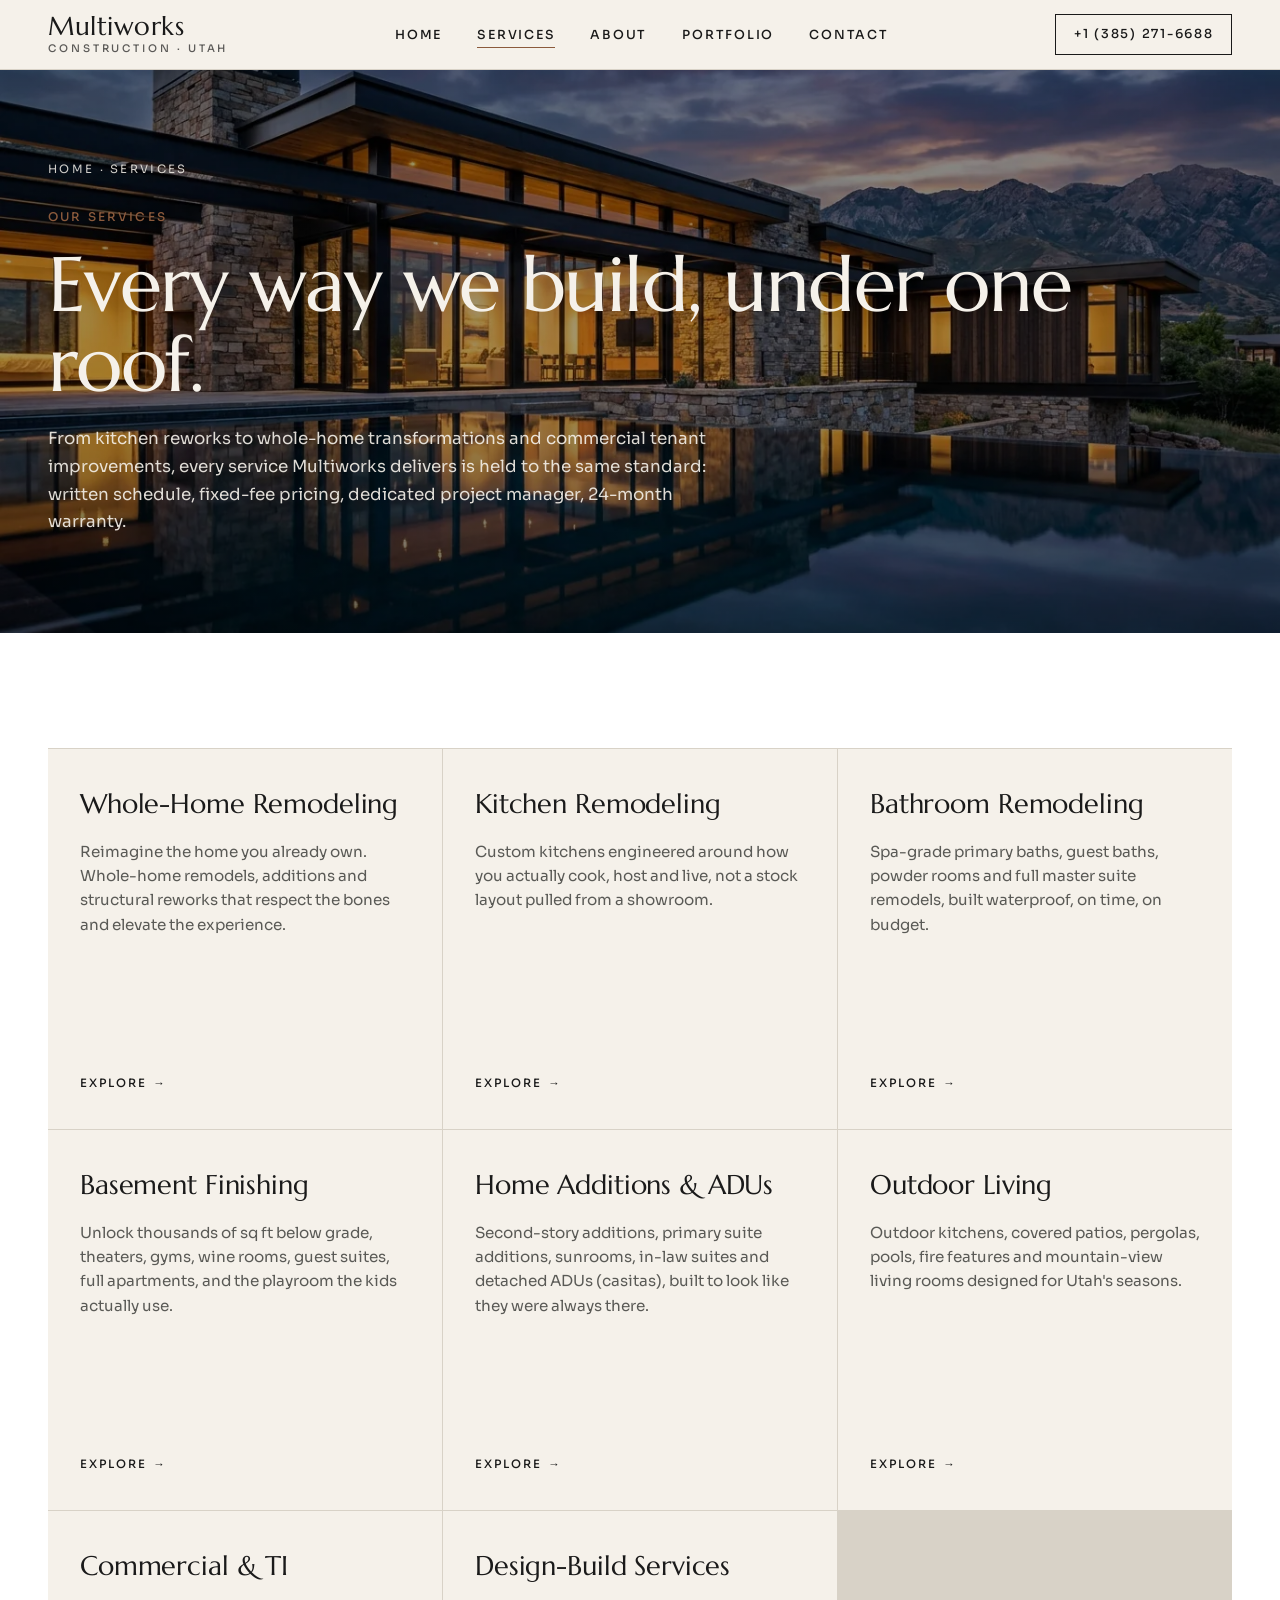
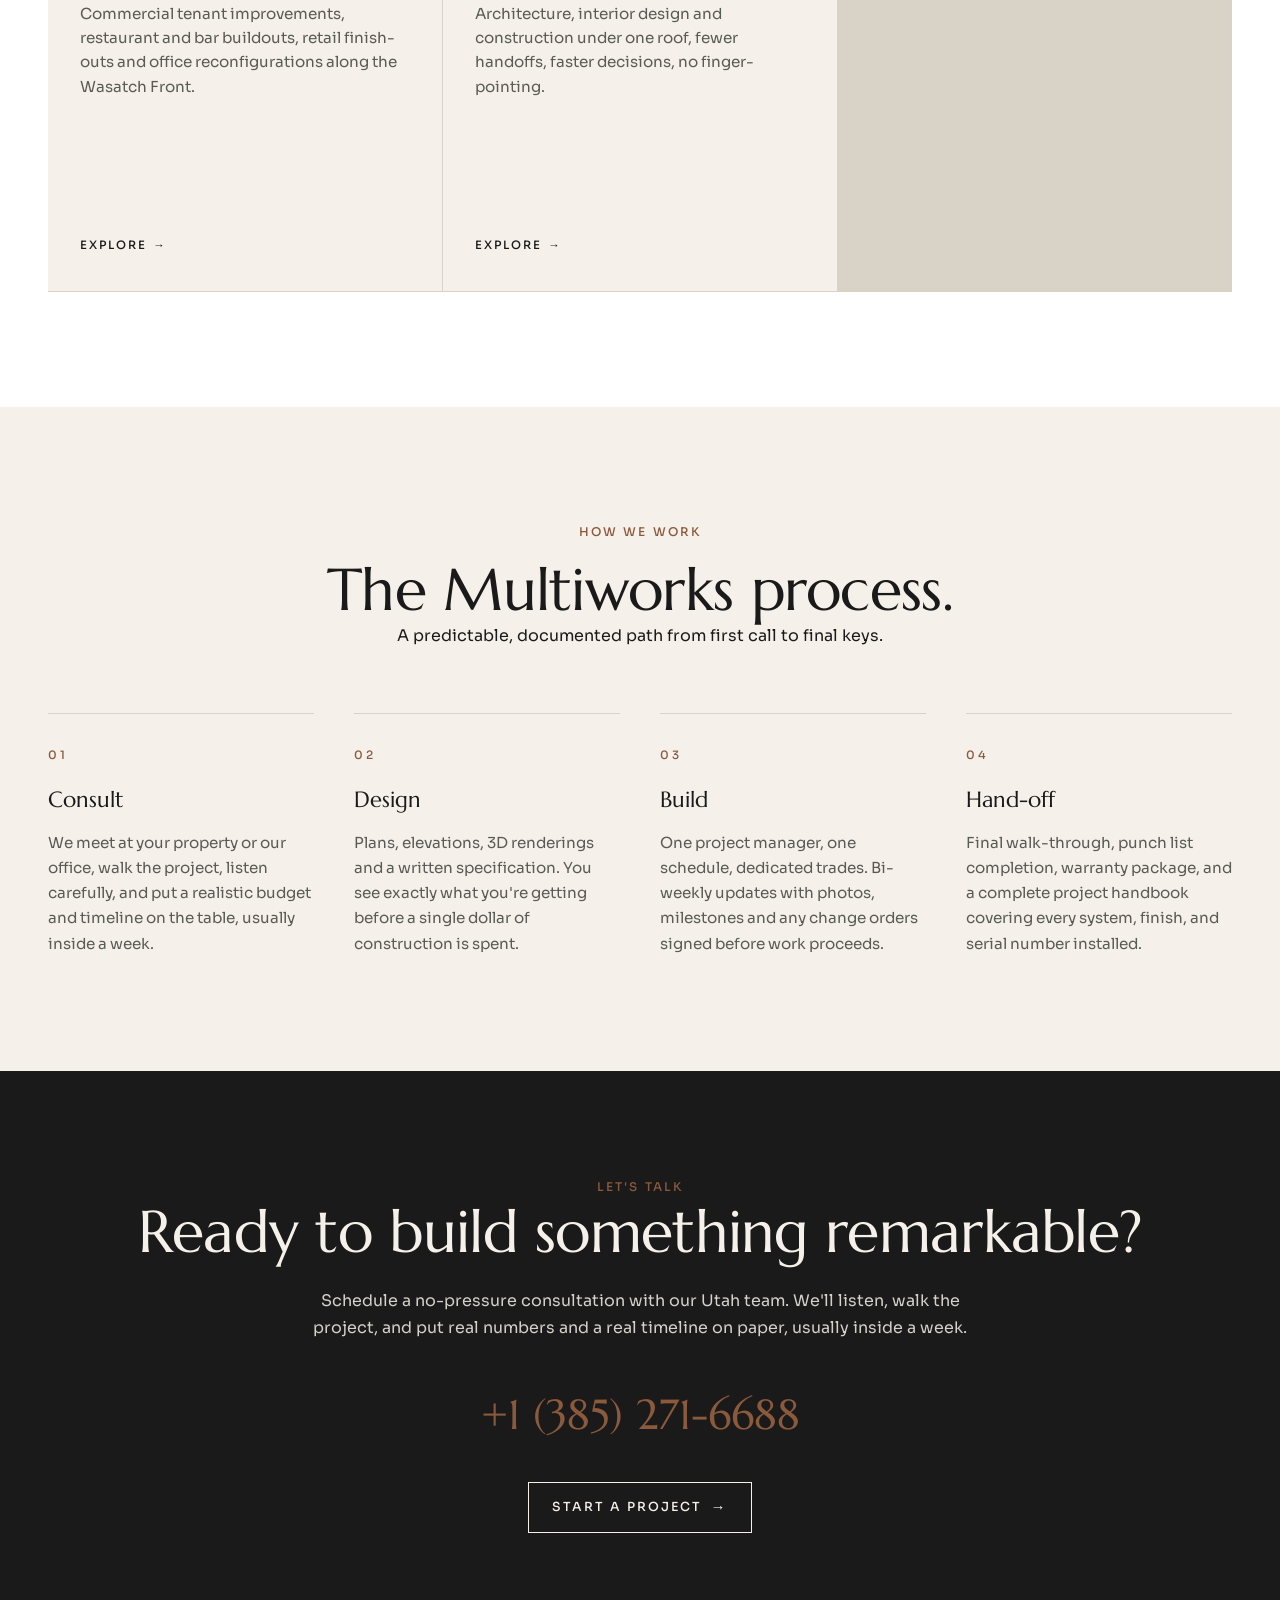
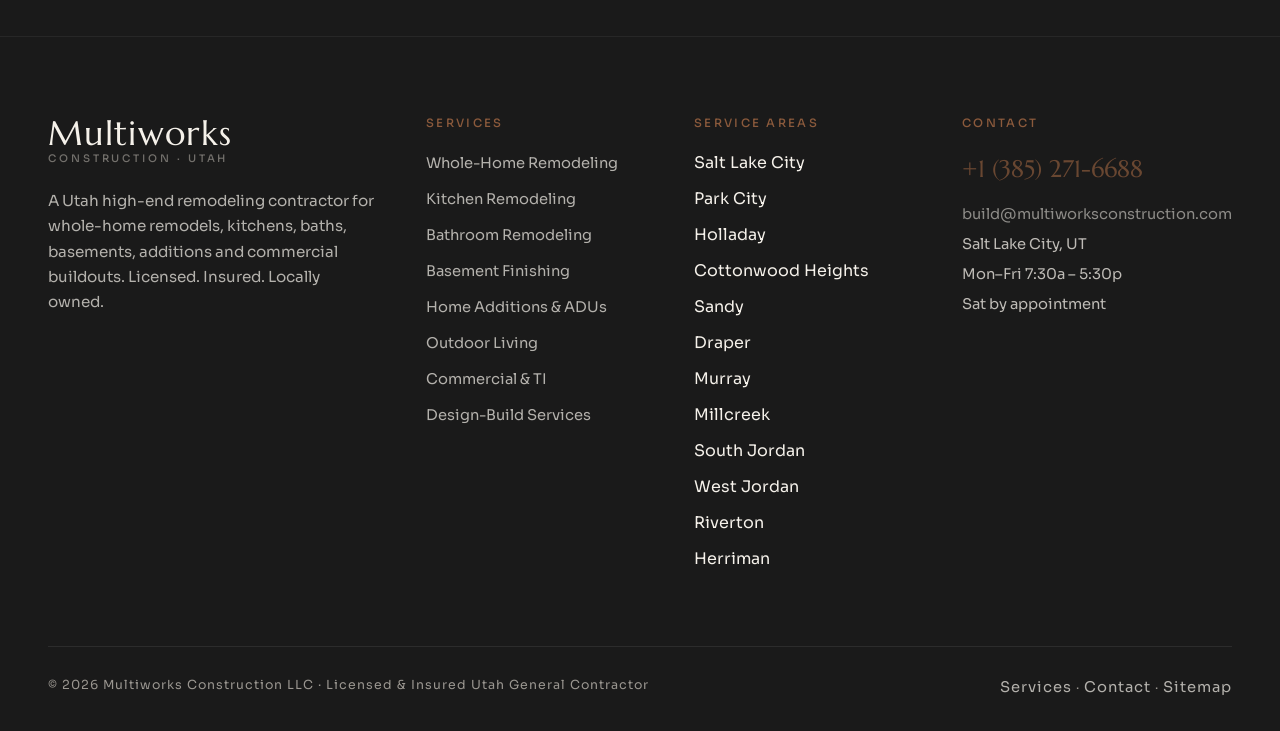
<file: services.html>
<!doctype html>
<html lang="en">
<head>
<meta charset="utf-8">
<meta name="viewport" content="width=device-width,initial-scale=1">
<title>Construction &amp; Remodeling Services in Utah | Multiworks Construction</title>
<meta name="description" content="Custom home building, whole-home remodeling, kitchen and bathroom remodels, basement finishing, additions, ADUs, outdoor living and commercial construction in Salt Lake City, Park City and the Wasatch Front.">
<link rel="canonical" href="https://multiworksconstruction.com/services.html">
<meta name="robots" content="index,follow,max-image-preview:large">
<meta property="og:type" content="website">
<meta property="og:site_name" content="Multiworks Construction LLC">
<meta property="og:title" content="Construction &amp; Remodeling Services in Utah | Multiworks Construction">
<meta property="og:description" content="Custom home building, whole-home remodeling, kitchen and bathroom remodels, basement finishing, additions, ADUs, outdoor living and commercial construction in Salt Lake City, Park City and the Wasatch Front.">
<meta property="og:url" content="https://multiworksconstruction.com/services.html">
<meta property="og:image" content="https://multiworksconstruction.com/assets/img/hero-02.webp">
<meta name="twitter:card" content="summary_large_image">
<meta name="twitter:title" content="Construction &amp; Remodeling Services in Utah | Multiworks Construction">
<meta name="twitter:description" content="Custom home building, whole-home remodeling, kitchen and bathroom remodels, basement finishing, additions, ADUs, outdoor living and commercial construction in Salt Lake City, Park City and the Wasatch Front.">
<meta name="twitter:image" content="https://multiworksconstruction.com/assets/img/hero-02.webp">
<meta name="theme-color" content="#1A1A1A">
<meta name="geo.region" content="US-UT">
<meta name="geo.placename" content="Salt Lake City, Utah">
<link rel="preconnect" href="https://fonts.googleapis.com">
<link rel="preconnect" href="https://fonts.gstatic.com" crossorigin>
<link rel="preload" as="image" href="https://multiworksconstruction.com/assets/img/hero-02.webp" fetchpriority="high">
<link rel="preload" as="style" href="https://fonts.googleapis.com/css2?family=Marcellus&family=Sora:wght@400;500;600&display=swap">
<link rel="stylesheet" href="https://fonts.googleapis.com/css2?family=Marcellus&family=Sora:wght@400;500;600&display=swap">
<link rel="stylesheet" href="/assets/styles.css">
<script type="application/ld+json">{"@context": "https://schema.org", "@type": ["GeneralContractor", "HomeAndConstructionBusiness", "LocalBusiness"], "name": "Multiworks Construction LLC", "alternateName": "Multiworks Construction", "url": "https://multiworksconstruction.com", "telephone": "+1 (385) 271-6688", "email": "build@multiworksconstruction.com", "image": "https://multiworksconstruction.com/assets/img/hero-02.webp", "logo": "https://multiworksconstruction.com/assets/img/hero-02.webp", "description": "Utah high-end remodeling and design-build contractor. Whole-home transformations, kitchens, baths, additions and commercial buildouts. Licensed, insured, locally owned.", "priceRange": "$$$", "address": {"@type": "PostalAddress", "addressLocality": "Salt Lake City", "addressRegion": "UT", "postalCode": "84101", "addressCountry": "US"}, "areaServed": [{"@type": "City", "name": "Salt Lake City"}, {"@type": "City", "name": "Park City"}, {"@type": "City", "name": "Holladay"}, {"@type": "City", "name": "Cottonwood Heights"}, {"@type": "City", "name": "Sandy"}, {"@type": "City", "name": "Draper"}, {"@type": "City", "name": "Murray"}, {"@type": "City", "name": "Millcreek"}, {"@type": "City", "name": "South Jordan"}, {"@type": "City", "name": "West Jordan"}, {"@type": "City", "name": "Riverton"}, {"@type": "City", "name": "Herriman"}, {"@type": "City", "name": "Bluffdale"}, {"@type": "City", "name": "Lehi"}, {"@type": "City", "name": "Alpine"}, {"@type": "City", "name": "Highland"}, {"@type": "City", "name": "American Fork"}, {"@type": "City", "name": "Pleasant Grove"}, {"@type": "City", "name": "Orem"}, {"@type": "City", "name": "Provo"}, {"@type": "City", "name": "Bountiful"}, {"@type": "City", "name": "Centerville"}, {"@type": "City", "name": "Farmington"}, {"@type": "City", "name": "Kaysville"}, {"@type": "City", "name": "Layton"}, {"@type": "City", "name": "Heber City"}, {"@type": "City", "name": "Midway"}, {"@type": "City", "name": "Deer Valley"}], "sameAs": [], "hasOfferCatalog": {"@type": "OfferCatalog", "name": "Construction & Remodeling Services", "itemListElement": [{"@type": "Offer", "itemOffered": {"@type": "Service", "name": "Whole-Home Remodeling", "url": "https://multiworksconstruction.com/whole-home-remodeling.html"}}, {"@type": "Offer", "itemOffered": {"@type": "Service", "name": "Kitchen Remodeling", "url": "https://multiworksconstruction.com/kitchen-remodeling.html"}}, {"@type": "Offer", "itemOffered": {"@type": "Service", "name": "Bathroom Remodeling", "url": "https://multiworksconstruction.com/bathroom-remodeling.html"}}, {"@type": "Offer", "itemOffered": {"@type": "Service", "name": "Basement Finishing", "url": "https://multiworksconstruction.com/basement-finishing.html"}}, {"@type": "Offer", "itemOffered": {"@type": "Service", "name": "Home Additions & ADUs", "url": "https://multiworksconstruction.com/home-additions.html"}}, {"@type": "Offer", "itemOffered": {"@type": "Service", "name": "Outdoor Living", "url": "https://multiworksconstruction.com/outdoor-living.html"}}, {"@type": "Offer", "itemOffered": {"@type": "Service", "name": "Commercial & TI", "url": "https://multiworksconstruction.com/commercial-construction.html"}}, {"@type": "Offer", "itemOffered": {"@type": "Service", "name": "Design-Build Services", "url": "https://multiworksconstruction.com/design-build.html"}}]}}</script>
</head>
<body><header class="nav is-light">
  <div class="nav__inner">
    <a class="brand" href="/" aria-label="Multiworks Construction LLC home">
      <span class="brand__mark">Multiworks</span>
      <span class="brand__sub">Construction · Utah</span>
    </a>
    <ul class="nav__links">
      <li><a href="/" class="">Home</a></li>
      <li><a href="/services.html" class="is-active">Services</a></li>
      <li><a href="/about.html" class="">About</a></li>
      <li><a href="/portfolio.html" class="">Portfolio</a></li>
      <li><a href="/contact.html" class="">Contact</a></li>
    </ul>
    <a class="nav__cta" href="tel:+13852716688">+1 (385) 271-6688</a>
    <button class="nav__toggle" aria-label="Open menu"><span></span><span></span><span></span></button>
  </div>
</header>
<a class="tap-call" href="tel:+13852716688">Call +1 (385) 271-6688</a>

<section class="page-hero">
  <div class="page-hero__bg"><img src="/assets/img/hero-02.webp" alt="Multiworks Construction project: Park City whole-home remodel exterior" loading="eager" fetchpriority="high" decoding="sync" width="1376" height="768"></div>
  <div class="page-hero__inner">
    <div class="crumbs"><a href="/">Home</a> · Services</div>
    <span class="eyebrow">Our services</span>
    <h1 class="page-hero__title">Every way we build, under one roof.</h1>
    <p class="page-hero__sub">From kitchen reworks to whole-home transformations and commercial tenant improvements, every service Multiworks delivers is held to the same standard: written schedule, fixed-fee pricing, dedicated project manager, 24-month warranty.</p>
  </div>
</section>

<section class="section section--paper">
  <div class="wrap reveal">
    <h2 class="sr-only">What we build</h2>
    <div class="service-grid"><a class="service-card" href="/whole-home-remodeling.html">
  <h3 class="service-card__title">Whole-Home Remodeling</h3>
  <p class="service-card__desc">Reimagine the home you already own. Whole-home remodels, additions and structural reworks that respect the bones and elevate the experience.</p>
  <span class="service-card__link">Explore <span class="arrow">&rarr;</span></span>
</a>
<a class="service-card" href="/kitchen-remodeling.html">
  <h3 class="service-card__title">Kitchen Remodeling</h3>
  <p class="service-card__desc">Custom kitchens engineered around how you actually cook, host and live, not a stock layout pulled from a showroom.</p>
  <span class="service-card__link">Explore <span class="arrow">&rarr;</span></span>
</a>
<a class="service-card" href="/bathroom-remodeling.html">
  <h3 class="service-card__title">Bathroom Remodeling</h3>
  <p class="service-card__desc">Spa-grade primary baths, guest baths, powder rooms and full master suite remodels, built waterproof, on time, on budget.</p>
  <span class="service-card__link">Explore <span class="arrow">&rarr;</span></span>
</a>
<a class="service-card" href="/basement-finishing.html">
  <h3 class="service-card__title">Basement Finishing</h3>
  <p class="service-card__desc">Unlock thousands of sq ft below grade, theaters, gyms, wine rooms, guest suites, full apartments, and the playroom the kids actually use.</p>
  <span class="service-card__link">Explore <span class="arrow">&rarr;</span></span>
</a>
<a class="service-card" href="/home-additions.html">
  <h3 class="service-card__title">Home Additions &amp; ADUs</h3>
  <p class="service-card__desc">Second-story additions, primary suite additions, sunrooms, in-law suites and detached ADUs (casitas), built to look like they were always there.</p>
  <span class="service-card__link">Explore <span class="arrow">&rarr;</span></span>
</a>
<a class="service-card" href="/outdoor-living.html">
  <h3 class="service-card__title">Outdoor Living</h3>
  <p class="service-card__desc">Outdoor kitchens, covered patios, pergolas, pools, fire features and mountain-view living rooms designed for Utah&#x27;s seasons.</p>
  <span class="service-card__link">Explore <span class="arrow">&rarr;</span></span>
</a>
<a class="service-card" href="/commercial-construction.html">
  <h3 class="service-card__title">Commercial &amp; TI</h3>
  <p class="service-card__desc">Commercial tenant improvements, restaurant and bar buildouts, retail finish-outs and office reconfigurations along the Wasatch Front.</p>
  <span class="service-card__link">Explore <span class="arrow">&rarr;</span></span>
</a>
<a class="service-card" href="/design-build.html">
  <h3 class="service-card__title">Design-Build Services</h3>
  <p class="service-card__desc">Architecture, interior design and construction under one roof, fewer handoffs, faster decisions, no finger-pointing.</p>
  <span class="service-card__link">Explore <span class="arrow">&rarr;</span></span>
</a></div>
  </div>
</section>

<section class="section">
  <div class="wrap">
    <div class="section__head section__head--center reveal">
      <span class="eyebrow">How we work</span>
      <h2>The Multiworks process.</h2>
      <p>A predictable, documented path from first call to final keys.</p>
    </div>
    <div class="process reveal">
<div class="process__step"><div class="process__num">01</div><div class="process__title">Consult</div><div class="process__desc">We meet at your property or our office, walk the project, listen carefully, and put a realistic budget and timeline on the table, usually inside a week.</div></div>
<div class="process__step"><div class="process__num">02</div><div class="process__title">Design</div><div class="process__desc">Plans, elevations, 3D renderings and a written specification. You see exactly what you&#x27;re getting before a single dollar of construction is spent.</div></div>
<div class="process__step"><div class="process__num">03</div><div class="process__title">Build</div><div class="process__desc">One project manager, one schedule, dedicated trades. Bi-weekly updates with photos, milestones and any change orders signed before work proceeds.</div></div>
<div class="process__step"><div class="process__num">04</div><div class="process__title">Hand-off</div><div class="process__desc">Final walk-through, punch list completion, warranty package, and a complete project handbook covering every system, finish, and serial number installed.</div></div>
    </div>
  </div>
</section>

<section class="cta-band">
  <div class="wrap reveal">
    <span class="eyebrow">Let's talk</span>
    <h2>Ready to build something remarkable?</h2>
    <p class="cta-band__body">Schedule a no-pressure consultation with our Utah team. We'll listen, walk the project, and put real numbers and a real timeline on paper, usually inside a week.</p>
    <a class="phone" href="tel:+13852716688">+1 (385) 271-6688</a><br>
    <a class="btn btn--ghost-light" href="/contact.html">Start a project <span class="arrow">→</span></a>
  </div>
</section>
<footer class="footer">
  <div class="wrap">
    <div class="footer__grid">
      <div class="footer__brand">
        <div class="brand">
          <span class="brand__mark">Multiworks</span>
          <span class="brand__sub">Construction · Utah</span>
        </div>
        <p class="footer__about">A Utah high-end remodeling contractor for whole-home remodels, kitchens, baths, basements, additions and commercial buildouts. Licensed. Insured. Locally owned.</p>
      </div>
      <div>
        <h3 class="footer__heading">Services</h3>
        <ul><li><a href="/whole-home-remodeling.html">Whole-Home Remodeling</a></li>
<li><a href="/kitchen-remodeling.html">Kitchen Remodeling</a></li>
<li><a href="/bathroom-remodeling.html">Bathroom Remodeling</a></li>
<li><a href="/basement-finishing.html">Basement Finishing</a></li>
<li><a href="/home-additions.html">Home Additions &amp; ADUs</a></li>
<li><a href="/outdoor-living.html">Outdoor Living</a></li>
<li><a href="/commercial-construction.html">Commercial &amp; TI</a></li>
<li><a href="/design-build.html">Design-Build Services</a></li></ul>
      </div>
      <div>
        <h3 class="footer__heading">Service Areas</h3>
        <ul><li>Salt Lake City</li>
<li>Park City</li>
<li>Holladay</li>
<li>Cottonwood Heights</li>
<li>Sandy</li>
<li>Draper</li>
<li>Murray</li>
<li>Millcreek</li>
<li>South Jordan</li>
<li>West Jordan</li>
<li>Riverton</li>
<li>Herriman</li></ul>
      </div>
      <div class="footer__contact">
        <h3 class="footer__heading">Contact</h3>
        <a class="phone" href="tel:+13852716688">+1 (385) 271-6688</a>
        <p><a href="mailto:build@multiworksconstruction.com">build@multiworksconstruction.com</a></p>
        <p>Salt Lake City, UT</p>
        <p>Mon–Fri 7:30a – 5:30p</p>
        <p>Sat by appointment</p>
      </div>
    </div>
    <div class="footer__bottom">
      <div>© 2026 Multiworks Construction LLC · Licensed &amp; Insured Utah General Contractor</div>
      <div><a href="/services.html">Services</a> · <a href="/contact.html">Contact</a> · <a href="/sitemap.xml">Sitemap</a></div>
    </div>
  </div>
</footer>
<script src="/assets/nav.js" defer></script>
</body></html>
</file>
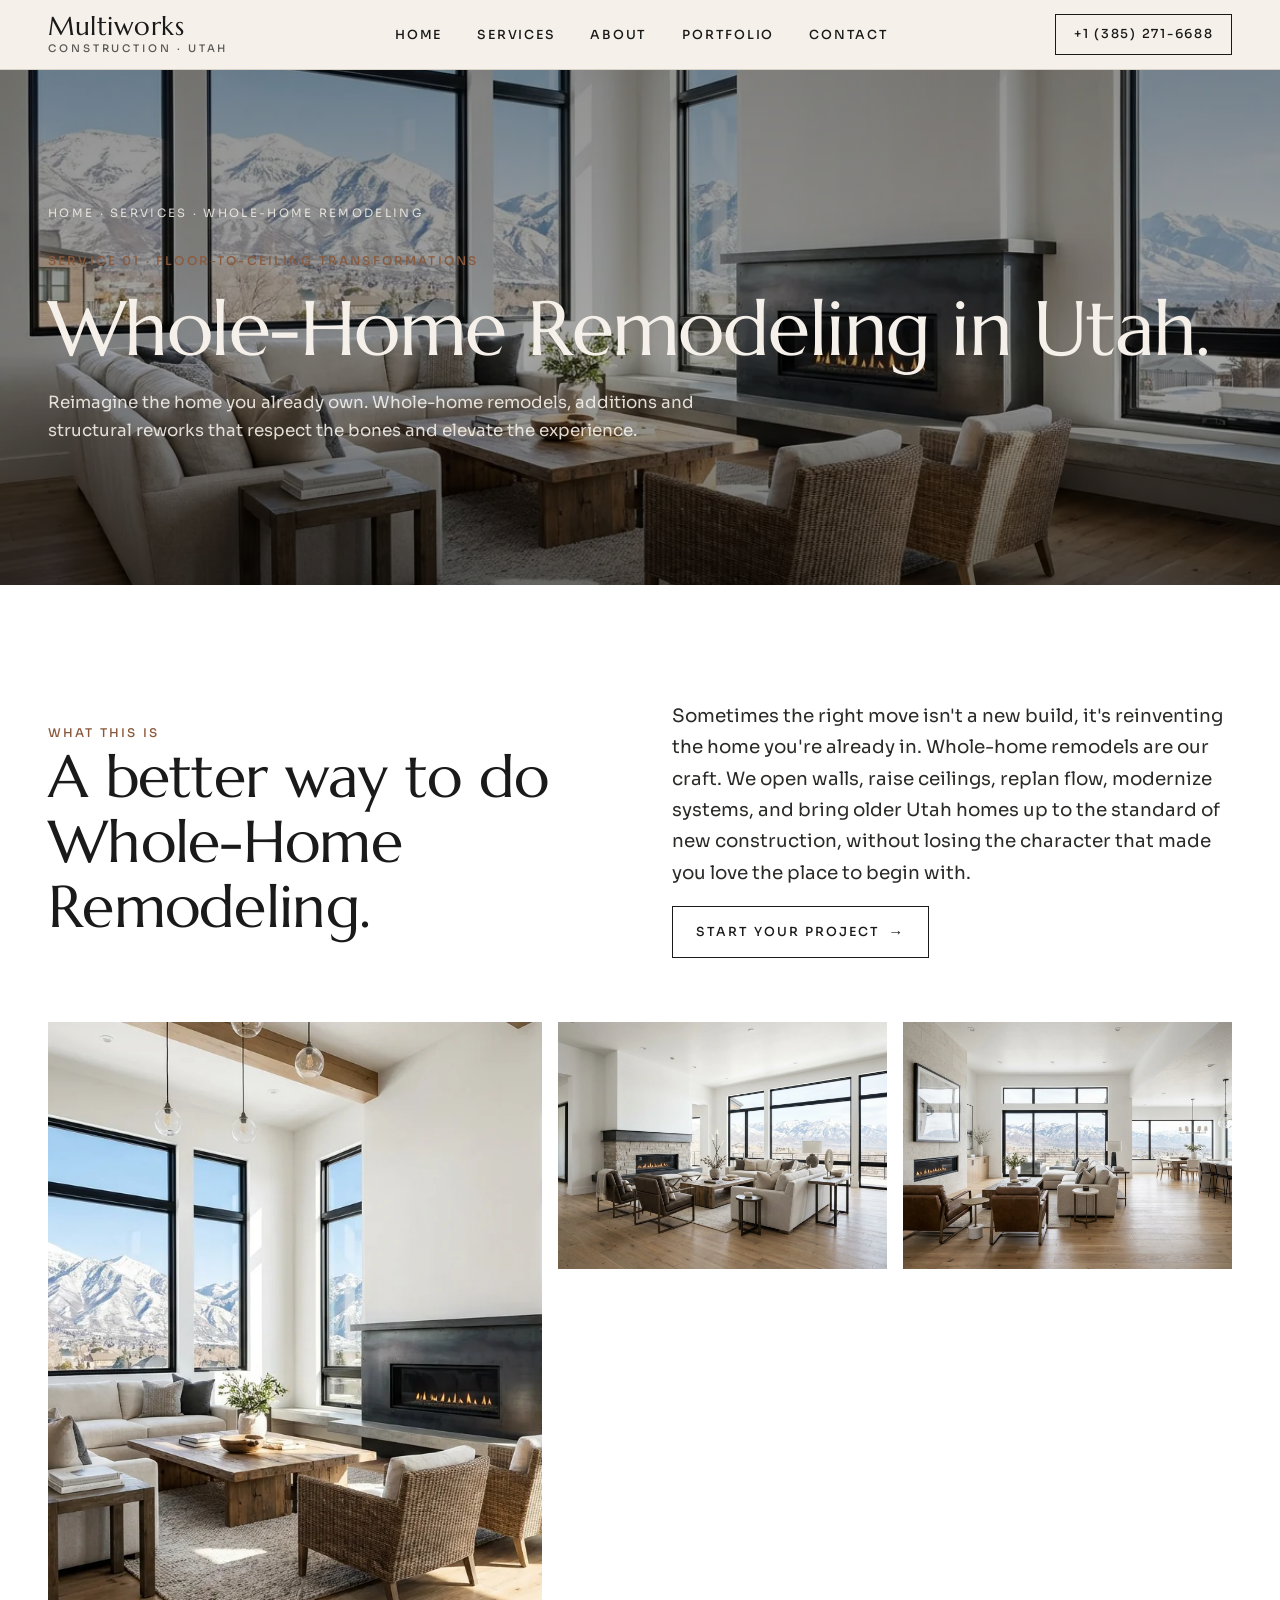
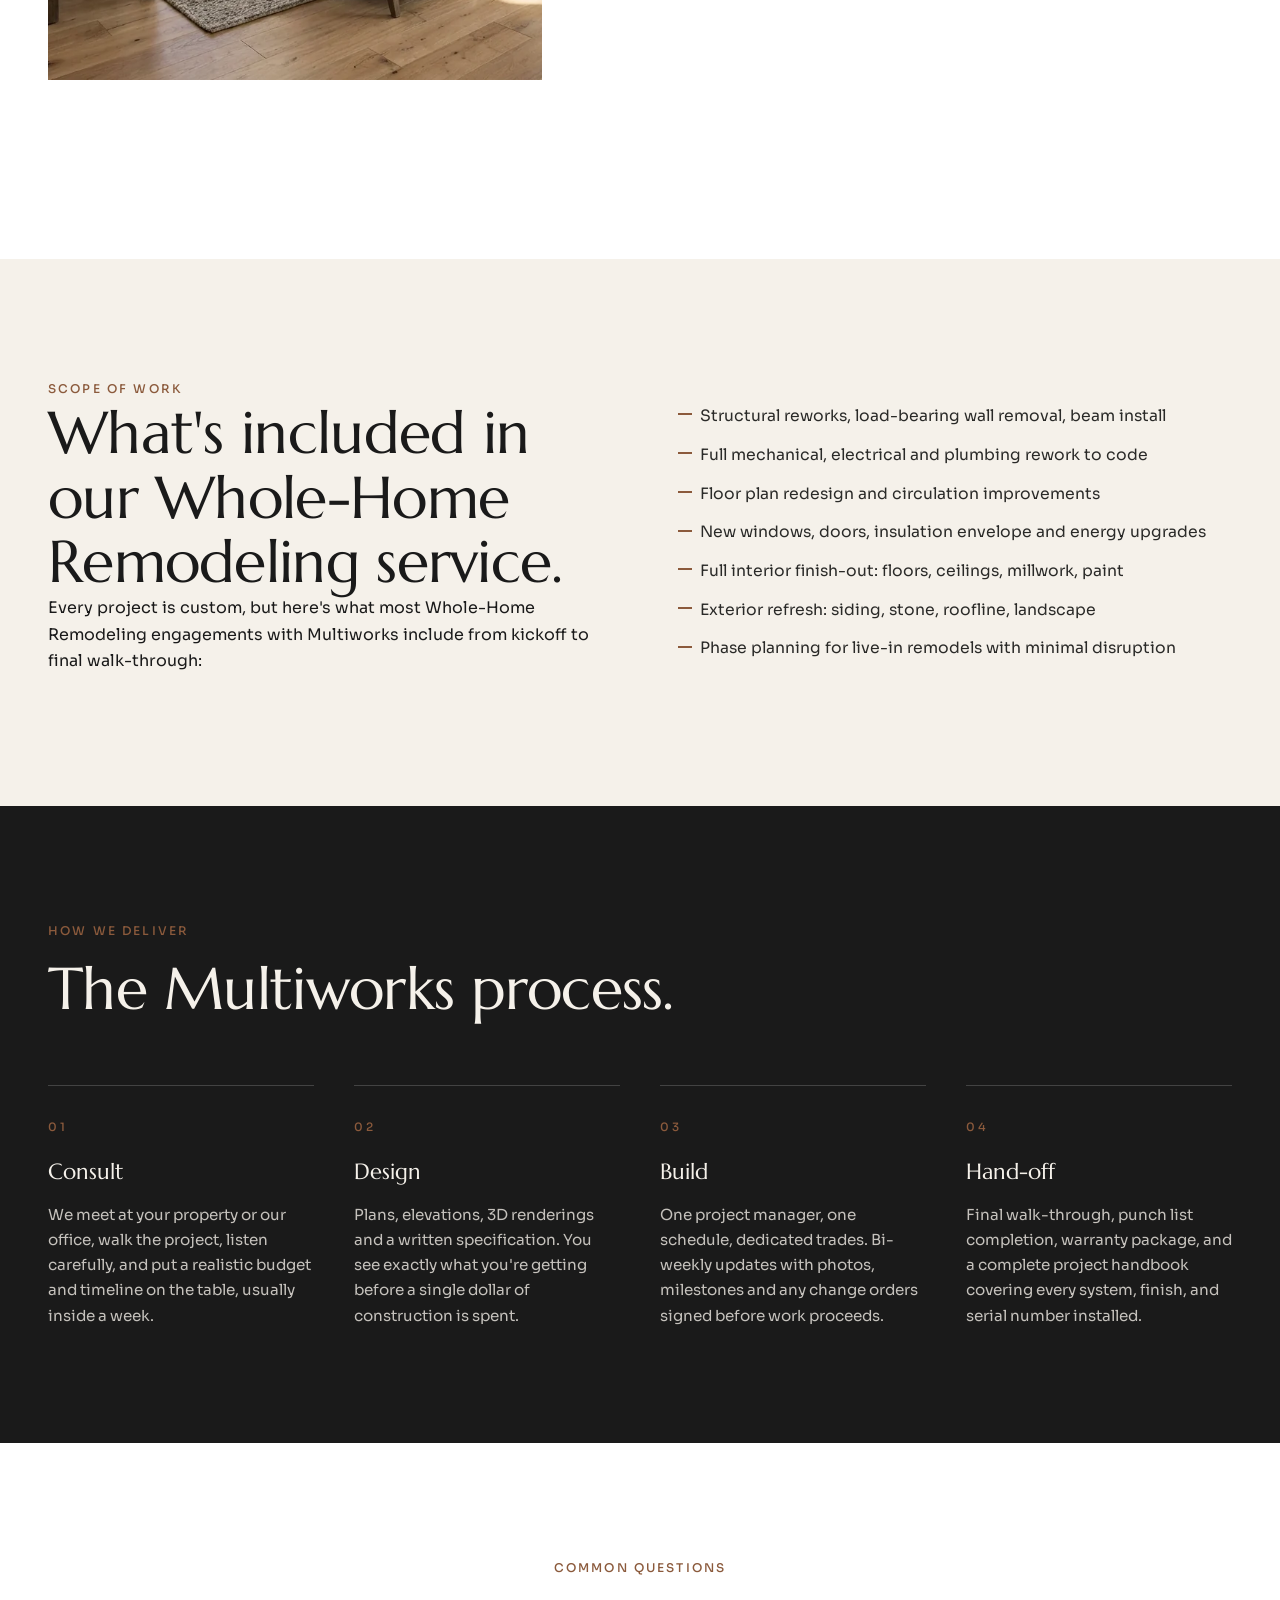
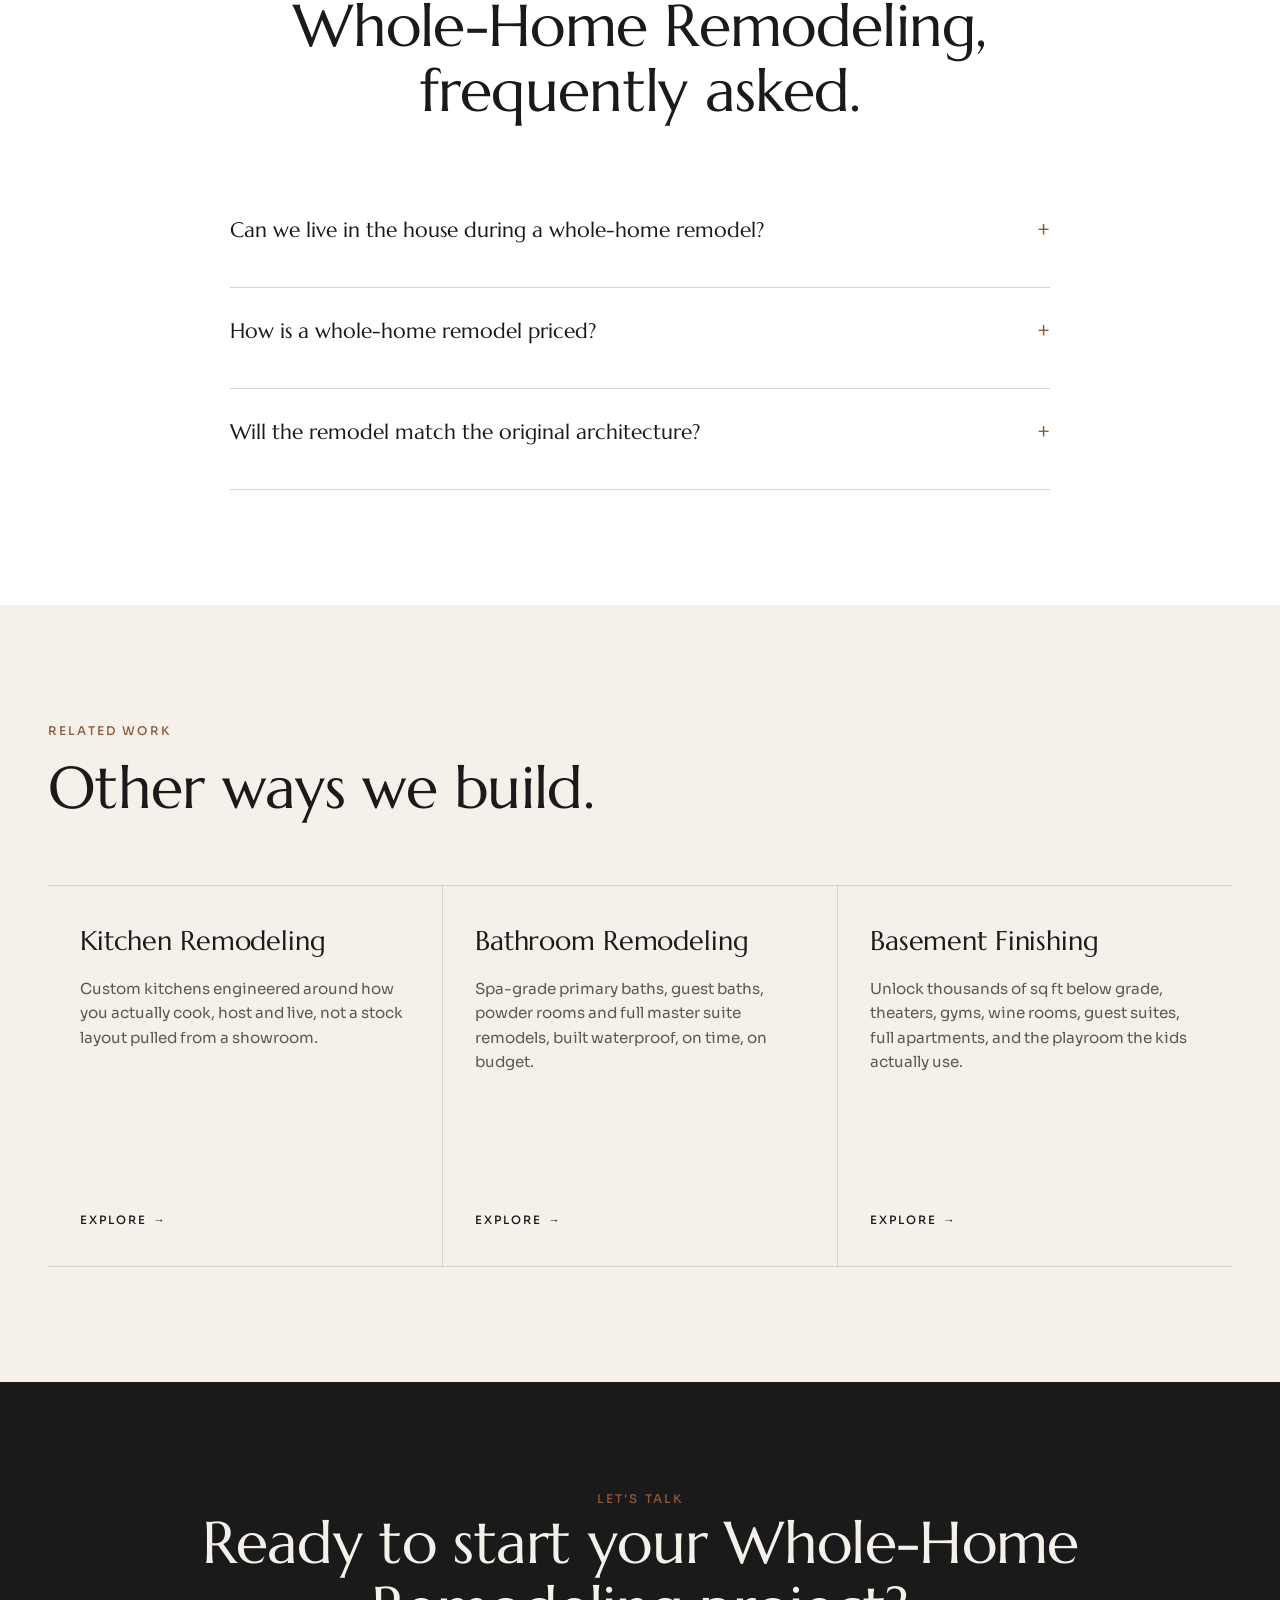
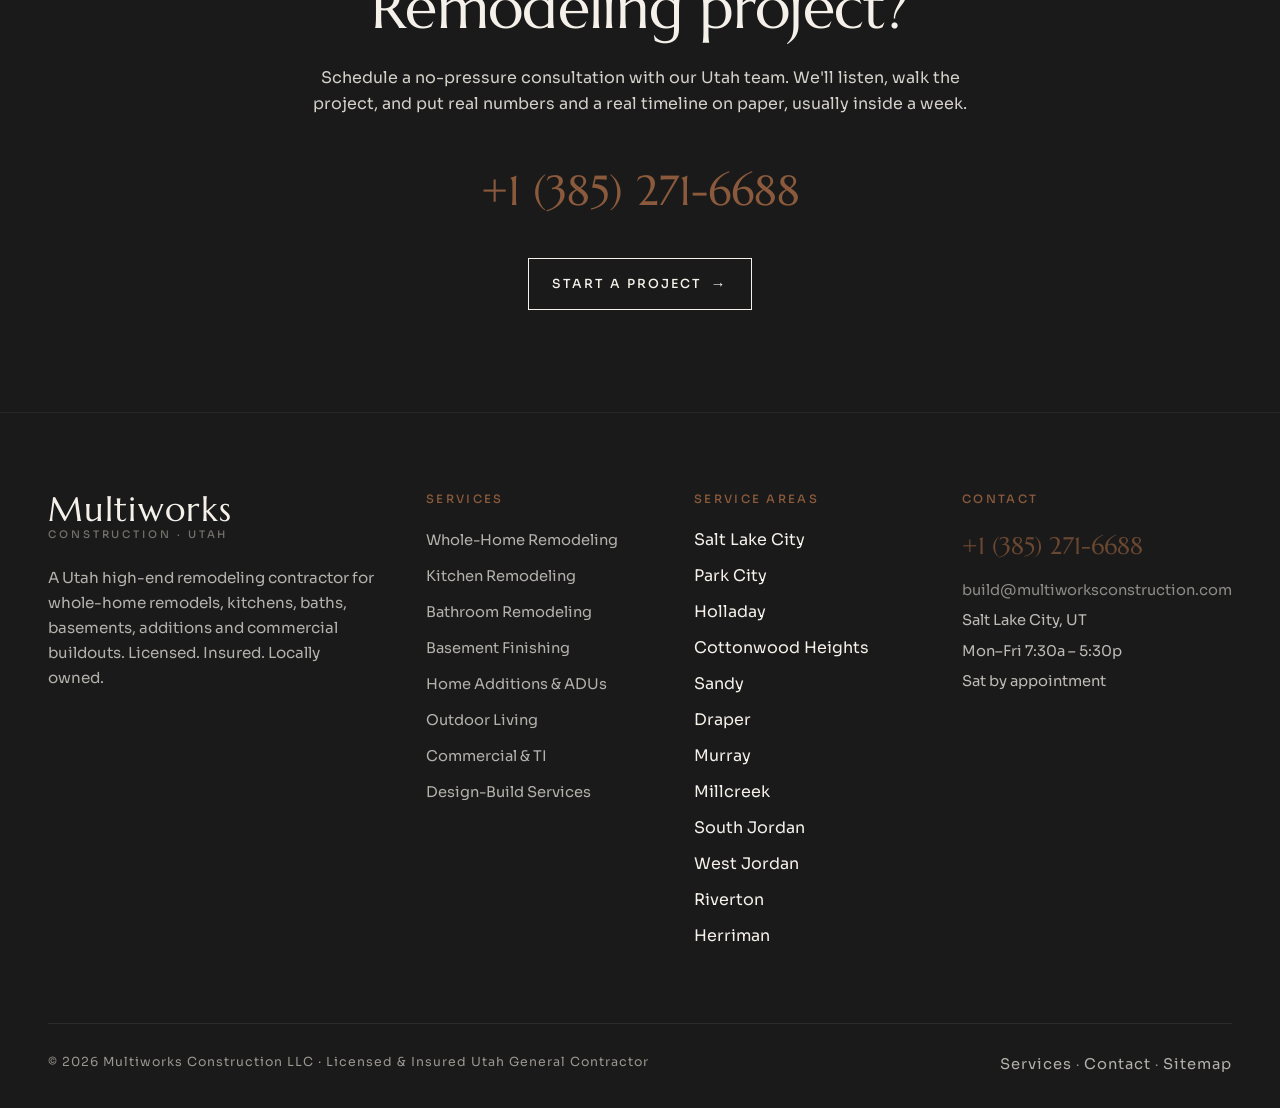
<file: whole-home-remodeling.html>
<!doctype html>
<html lang="en">
<head>
<meta charset="utf-8">
<meta name="viewport" content="width=device-width,initial-scale=1">
<title>Whole-Home Remodeling in Utah | Salt Lake City &amp; Park City · Multiworks Construction</title>
<meta name="description" content="Reimagine the home you already own. Whole-home remodels, additions and structural reworks that respect the bones and elevate the experience. Licensed Utah general contractor serving Salt Lake City, Park City and the Wasatch Front. Call +1 (385) 271-6688.">
<link rel="canonical" href="https://multiworksconstruction.com/whole-home-remodeling.html">
<meta name="robots" content="index,follow,max-image-preview:large">
<meta property="og:type" content="website">
<meta property="og:site_name" content="Multiworks Construction LLC">
<meta property="og:title" content="Whole-Home Remodeling in Utah | Salt Lake City &amp; Park City · Multiworks Construction">
<meta property="og:description" content="Reimagine the home you already own. Whole-home remodels, additions and structural reworks that respect the bones and elevate the experience. Licensed Utah general contractor serving Salt Lake City, Park City and the Wasatch Front. Call +1 (385) 271-6688.">
<meta property="og:url" content="https://multiworksconstruction.com/whole-home-remodeling.html">
<meta property="og:image" content="https://multiworksconstruction.com/assets/img/whole-home-01.webp">
<meta name="twitter:card" content="summary_large_image">
<meta name="twitter:title" content="Whole-Home Remodeling in Utah | Salt Lake City &amp; Park City · Multiworks Construction">
<meta name="twitter:description" content="Reimagine the home you already own. Whole-home remodels, additions and structural reworks that respect the bones and elevate the experience. Licensed Utah general contractor serving Salt Lake City, Park City and the Wasatch Front. Call +1 (385) 271-6688.">
<meta name="twitter:image" content="https://multiworksconstruction.com/assets/img/whole-home-01.webp">
<meta name="theme-color" content="#1A1A1A">
<meta name="geo.region" content="US-UT">
<meta name="geo.placename" content="Salt Lake City, Utah">
<link rel="preconnect" href="https://fonts.googleapis.com">
<link rel="preconnect" href="https://fonts.gstatic.com" crossorigin>
<link rel="preload" as="image" href="https://multiworksconstruction.com/assets/img/whole-home-01.webp" fetchpriority="high">
<link rel="preload" as="style" href="https://fonts.googleapis.com/css2?family=Marcellus&family=Sora:wght@400;500;600&display=swap">
<link rel="stylesheet" href="https://fonts.googleapis.com/css2?family=Marcellus&family=Sora:wght@400;500;600&display=swap">
<link rel="stylesheet" href="/assets/styles.css">
<script type="application/ld+json">{"@context": "https://schema.org", "@type": ["GeneralContractor", "HomeAndConstructionBusiness", "LocalBusiness"], "name": "Multiworks Construction LLC", "alternateName": "Multiworks Construction", "url": "https://multiworksconstruction.com", "telephone": "+1 (385) 271-6688", "email": "build@multiworksconstruction.com", "image": "https://multiworksconstruction.com/assets/img/whole-home-01.webp", "logo": "https://multiworksconstruction.com/assets/img/whole-home-01.webp", "description": "Utah high-end remodeling and design-build contractor. Whole-home transformations, kitchens, baths, additions and commercial buildouts. Licensed, insured, locally owned.", "priceRange": "$$$", "address": {"@type": "PostalAddress", "addressLocality": "Salt Lake City", "addressRegion": "UT", "postalCode": "84101", "addressCountry": "US"}, "areaServed": [{"@type": "City", "name": "Salt Lake City"}, {"@type": "City", "name": "Park City"}, {"@type": "City", "name": "Holladay"}, {"@type": "City", "name": "Cottonwood Heights"}, {"@type": "City", "name": "Sandy"}, {"@type": "City", "name": "Draper"}, {"@type": "City", "name": "Murray"}, {"@type": "City", "name": "Millcreek"}, {"@type": "City", "name": "South Jordan"}, {"@type": "City", "name": "West Jordan"}, {"@type": "City", "name": "Riverton"}, {"@type": "City", "name": "Herriman"}, {"@type": "City", "name": "Bluffdale"}, {"@type": "City", "name": "Lehi"}, {"@type": "City", "name": "Alpine"}, {"@type": "City", "name": "Highland"}, {"@type": "City", "name": "American Fork"}, {"@type": "City", "name": "Pleasant Grove"}, {"@type": "City", "name": "Orem"}, {"@type": "City", "name": "Provo"}, {"@type": "City", "name": "Bountiful"}, {"@type": "City", "name": "Centerville"}, {"@type": "City", "name": "Farmington"}, {"@type": "City", "name": "Kaysville"}, {"@type": "City", "name": "Layton"}, {"@type": "City", "name": "Heber City"}, {"@type": "City", "name": "Midway"}, {"@type": "City", "name": "Deer Valley"}], "sameAs": [], "hasOfferCatalog": {"@type": "OfferCatalog", "name": "Construction & Remodeling Services", "itemListElement": [{"@type": "Offer", "itemOffered": {"@type": "Service", "name": "Whole-Home Remodeling", "url": "https://multiworksconstruction.com/whole-home-remodeling.html"}}, {"@type": "Offer", "itemOffered": {"@type": "Service", "name": "Kitchen Remodeling", "url": "https://multiworksconstruction.com/kitchen-remodeling.html"}}, {"@type": "Offer", "itemOffered": {"@type": "Service", "name": "Bathroom Remodeling", "url": "https://multiworksconstruction.com/bathroom-remodeling.html"}}, {"@type": "Offer", "itemOffered": {"@type": "Service", "name": "Basement Finishing", "url": "https://multiworksconstruction.com/basement-finishing.html"}}, {"@type": "Offer", "itemOffered": {"@type": "Service", "name": "Home Additions & ADUs", "url": "https://multiworksconstruction.com/home-additions.html"}}, {"@type": "Offer", "itemOffered": {"@type": "Service", "name": "Outdoor Living", "url": "https://multiworksconstruction.com/outdoor-living.html"}}, {"@type": "Offer", "itemOffered": {"@type": "Service", "name": "Commercial & TI", "url": "https://multiworksconstruction.com/commercial-construction.html"}}, {"@type": "Offer", "itemOffered": {"@type": "Service", "name": "Design-Build Services", "url": "https://multiworksconstruction.com/design-build.html"}}]}}</script>
<script type="application/ld+json">{"@context": "https://schema.org", "@type": "Service", "name": "Whole-Home Remodeling", "description": "Reimagine the home you already own. Whole-home remodels, additions and structural reworks that respect the bones and elevate the experience.", "provider": {"@type": "GeneralContractor", "name": "Multiworks Construction LLC", "telephone": "+1 (385) 271-6688", "url": "https://multiworksconstruction.com"}, "areaServed": [{"@type": "City", "name": "Salt Lake City"}, {"@type": "City", "name": "Park City"}, {"@type": "City", "name": "Holladay"}, {"@type": "City", "name": "Cottonwood Heights"}, {"@type": "City", "name": "Sandy"}, {"@type": "City", "name": "Draper"}, {"@type": "City", "name": "Murray"}, {"@type": "City", "name": "Millcreek"}, {"@type": "City", "name": "South Jordan"}, {"@type": "City", "name": "West Jordan"}, {"@type": "City", "name": "Riverton"}, {"@type": "City", "name": "Herriman"}, {"@type": "City", "name": "Bluffdale"}, {"@type": "City", "name": "Lehi"}, {"@type": "City", "name": "Alpine"}, {"@type": "City", "name": "Highland"}, {"@type": "City", "name": "American Fork"}, {"@type": "City", "name": "Pleasant Grove"}, {"@type": "City", "name": "Orem"}, {"@type": "City", "name": "Provo"}, {"@type": "City", "name": "Bountiful"}, {"@type": "City", "name": "Centerville"}, {"@type": "City", "name": "Farmington"}, {"@type": "City", "name": "Kaysville"}, {"@type": "City", "name": "Layton"}, {"@type": "City", "name": "Heber City"}, {"@type": "City", "name": "Midway"}, {"@type": "City", "name": "Deer Valley"}], "url": "https://multiworksconstruction.com/whole-home-remodeling.html", "serviceType": "Whole-Home Remodeling"}</script>
<script type="application/ld+json">{"@context": "https://schema.org", "@type": "FAQPage", "mainEntity": [{"@type": "Question", "name": "Can we live in the house during a whole-home remodel?", "acceptedAnswer": {"@type": "Answer", "text": "Often, yes, we plan in phases so one side of the home stays habitable while the other is under construction. For larger or more invasive renovations, we'll be honest if temporary housing is the smarter call."}}, {"@type": "Question", "name": "How is a whole-home remodel priced?", "acceptedAnswer": {"@type": "Answer", "text": "We provide a fixed-fee proposal after a site walk and a clear scope conversation. The price covers labor, materials, subcontractors and a defined allowance schedule for selections like tile, plumbing fixtures and lighting."}}, {"@type": "Question", "name": "Will the remodel match the original architecture?", "acceptedAnswer": {"@type": "Answer", "text": "That's the goal whenever you want it to be. We have craftspeople who specialize in seamless additions and historically appropriate finishes, and we're equally happy to take a mid-century or 90s home in a fully modern direction."}}]}</script>
</head>
<body><header class="nav is-light">
  <div class="nav__inner">
    <a class="brand" href="/" aria-label="Multiworks Construction LLC home">
      <span class="brand__mark">Multiworks</span>
      <span class="brand__sub">Construction · Utah</span>
    </a>
    <ul class="nav__links">
      <li><a href="/" class="">Home</a></li>
      <li><a href="/services.html" class="">Services</a></li>
      <li><a href="/about.html" class="">About</a></li>
      <li><a href="/portfolio.html" class="">Portfolio</a></li>
      <li><a href="/contact.html" class="">Contact</a></li>
    </ul>
    <a class="nav__cta" href="tel:+13852716688">+1 (385) 271-6688</a>
    <button class="nav__toggle" aria-label="Open menu"><span></span><span></span><span></span></button>
  </div>
</header>
<a class="tap-call" href="tel:+13852716688">Call +1 (385) 271-6688</a>

<section class="page-hero">
  <div class="page-hero__bg"><img src="/assets/img/whole-home-01.webp" alt="Open-plan whole-home remodel with vaulted ceiling and oak floors" loading="eager" fetchpriority="high" decoding="sync" width="1376" height="768"></div>
  <div class="page-hero__inner">
    <div class="crumbs"><a href="/">Home</a> · <a href="/services.html">Services</a> · Whole-Home Remodeling</div>
    <span class="eyebrow">Service 01 · Floor-to-ceiling transformations</span>
    <h1 class="page-hero__title">Whole-Home Remodeling in Utah.</h1>
    <p class="page-hero__sub">Reimagine the home you already own. Whole-home remodels, additions and structural reworks that respect the bones and elevate the experience.</p>
  </div>
</section>

<section class="section section--paper">
  <div class="wrap split split--narrow reveal">
    <div>
      <span class="eyebrow">What this is</span>
      <h2>A better way to do Whole-Home Remodeling.</h2>
    </div>
    <div>
      <p class="lead">Sometimes the right move isn&#x27;t a new build, it&#x27;s reinventing the home you&#x27;re already in. Whole-home remodels are our craft. We open walls, raise ceilings, replan flow, modernize systems, and bring older Utah homes up to the standard of new construction, without losing the character that made you love the place to begin with.</p>
      <a class="btn btn--ghost" href="/contact.html">Start your project <span class="arrow">→</span></a>
    </div>
  </div>
  <div class="wrap reveal">
    <div class="triptych"><div class="triptych__item"><img src="/assets/img/whole-home-01.webp" alt="Open-plan whole-home remodel with vaulted ceiling and oak floors" loading="lazy" decoding="async" width="800" height="600"></div>
<div class="triptych__item"><img src="/assets/img/whole-home-02.webp" alt="Living room remodel with new fireplace surround and built-ins" loading="lazy" decoding="async" width="800" height="600"></div>
<div class="triptych__item"><img src="/assets/img/whole-home-03.webp" alt="Reworked staircase and foyer with curated lighting" loading="lazy" decoding="async" width="800" height="600"></div></div>
  </div>
</section>

<section class="section">
  <div class="wrap split reveal">
    <div>
      <span class="eyebrow">Scope of work</span>
      <h2>What's included in our Whole-Home Remodeling service.</h2>
      <p>Every project is custom, but here's what most Whole-Home Remodeling engagements with Multiworks include from kickoff to final walk-through:</p>
    </div>
    <div>
      <ul class="scope-list"><li>Structural reworks, load-bearing wall removal, beam install</li>
<li>Full mechanical, electrical and plumbing rework to code</li>
<li>Floor plan redesign and circulation improvements</li>
<li>New windows, doors, insulation envelope and energy upgrades</li>
<li>Full interior finish-out: floors, ceilings, millwork, paint</li>
<li>Exterior refresh: siding, stone, roofline, landscape</li>
<li>Phase planning for live-in remodels with minimal disruption</li></ul>
    </div>
  </div>
</section>

<section class="section section--ink">
  <div class="wrap">
    <div class="section__head reveal">
      <span class="eyebrow">How we deliver</span>
      <h2 class="on-ink">The Multiworks process.</h2>
    </div>
    <div class="process reveal">
<div class="process__step"><div class="process__num">01</div><div class="process__title">Consult</div><div class="process__desc">We meet at your property or our office, walk the project, listen carefully, and put a realistic budget and timeline on the table, usually inside a week.</div></div>
<div class="process__step"><div class="process__num">02</div><div class="process__title">Design</div><div class="process__desc">Plans, elevations, 3D renderings and a written specification. You see exactly what you&#x27;re getting before a single dollar of construction is spent.</div></div>
<div class="process__step"><div class="process__num">03</div><div class="process__title">Build</div><div class="process__desc">One project manager, one schedule, dedicated trades. Bi-weekly updates with photos, milestones and any change orders signed before work proceeds.</div></div>
<div class="process__step"><div class="process__num">04</div><div class="process__title">Hand-off</div><div class="process__desc">Final walk-through, punch list completion, warranty package, and a complete project handbook covering every system, finish, and serial number installed.</div></div>
    </div>
  </div>
</section>

<section class="section section--paper">
  <div class="wrap">
    <div class="section__head section__head--center reveal">
      <span class="eyebrow">Common questions</span>
      <h2>Whole-Home Remodeling, frequently asked.</h2>
    </div>
    <div class="faq reveal"><div class="faq__item"><button class="faq__q" type="button">Can we live in the house during a whole-home remodel? <span class="plus">+</span></button><div class="faq__a"><p>Often, yes, we plan in phases so one side of the home stays habitable while the other is under construction. For larger or more invasive renovations, we&#x27;ll be honest if temporary housing is the smarter call.</p></div></div>
<div class="faq__item"><button class="faq__q" type="button">How is a whole-home remodel priced? <span class="plus">+</span></button><div class="faq__a"><p>We provide a fixed-fee proposal after a site walk and a clear scope conversation. The price covers labor, materials, subcontractors and a defined allowance schedule for selections like tile, plumbing fixtures and lighting.</p></div></div>
<div class="faq__item"><button class="faq__q" type="button">Will the remodel match the original architecture? <span class="plus">+</span></button><div class="faq__a"><p>That&#x27;s the goal whenever you want it to be. We have craftspeople who specialize in seamless additions and historically appropriate finishes, and we&#x27;re equally happy to take a mid-century or 90s home in a fully modern direction.</p></div></div></div>
  </div>
</section>

<section class="section">
  <div class="wrap">
    <div class="section__head reveal">
      <span class="eyebrow">Related work</span>
      <h2>Other ways we build.</h2>
    </div>
  </div>
  <div class="wrap reveal">
    <div class="service-grid"><a class="service-card" href="/kitchen-remodeling.html">
  <h3 class="service-card__title">Kitchen Remodeling</h3>
  <p class="service-card__desc">Custom kitchens engineered around how you actually cook, host and live, not a stock layout pulled from a showroom.</p>
  <span class="service-card__link">Explore <span class="arrow">&rarr;</span></span>
</a>
<a class="service-card" href="/bathroom-remodeling.html">
  <h3 class="service-card__title">Bathroom Remodeling</h3>
  <p class="service-card__desc">Spa-grade primary baths, guest baths, powder rooms and full master suite remodels, built waterproof, on time, on budget.</p>
  <span class="service-card__link">Explore <span class="arrow">&rarr;</span></span>
</a>
<a class="service-card" href="/basement-finishing.html">
  <h3 class="service-card__title">Basement Finishing</h3>
  <p class="service-card__desc">Unlock thousands of sq ft below grade, theaters, gyms, wine rooms, guest suites, full apartments, and the playroom the kids actually use.</p>
  <span class="service-card__link">Explore <span class="arrow">&rarr;</span></span>
</a></div>
  </div>
</section>

<section class="cta-band">
  <div class="wrap reveal">
    <span class="eyebrow">Let's talk</span>
    <h2>Ready to start your Whole-Home Remodeling project?</h2>
    <p class="cta-band__body">Schedule a no-pressure consultation with our Utah team. We'll listen, walk the project, and put real numbers and a real timeline on paper, usually inside a week.</p>
    <a class="phone" href="tel:+13852716688">+1 (385) 271-6688</a><br>
    <a class="btn btn--ghost-light" href="/contact.html">Start a project <span class="arrow">→</span></a>
  </div>
</section>
<footer class="footer">
  <div class="wrap">
    <div class="footer__grid">
      <div class="footer__brand">
        <div class="brand">
          <span class="brand__mark">Multiworks</span>
          <span class="brand__sub">Construction · Utah</span>
        </div>
        <p class="footer__about">A Utah high-end remodeling contractor for whole-home remodels, kitchens, baths, basements, additions and commercial buildouts. Licensed. Insured. Locally owned.</p>
      </div>
      <div>
        <h3 class="footer__heading">Services</h3>
        <ul><li><a href="/whole-home-remodeling.html">Whole-Home Remodeling</a></li>
<li><a href="/kitchen-remodeling.html">Kitchen Remodeling</a></li>
<li><a href="/bathroom-remodeling.html">Bathroom Remodeling</a></li>
<li><a href="/basement-finishing.html">Basement Finishing</a></li>
<li><a href="/home-additions.html">Home Additions &amp; ADUs</a></li>
<li><a href="/outdoor-living.html">Outdoor Living</a></li>
<li><a href="/commercial-construction.html">Commercial &amp; TI</a></li>
<li><a href="/design-build.html">Design-Build Services</a></li></ul>
      </div>
      <div>
        <h3 class="footer__heading">Service Areas</h3>
        <ul><li>Salt Lake City</li>
<li>Park City</li>
<li>Holladay</li>
<li>Cottonwood Heights</li>
<li>Sandy</li>
<li>Draper</li>
<li>Murray</li>
<li>Millcreek</li>
<li>South Jordan</li>
<li>West Jordan</li>
<li>Riverton</li>
<li>Herriman</li></ul>
      </div>
      <div class="footer__contact">
        <h3 class="footer__heading">Contact</h3>
        <a class="phone" href="tel:+13852716688">+1 (385) 271-6688</a>
        <p><a href="mailto:build@multiworksconstruction.com">build@multiworksconstruction.com</a></p>
        <p>Salt Lake City, UT</p>
        <p>Mon–Fri 7:30a – 5:30p</p>
        <p>Sat by appointment</p>
      </div>
    </div>
    <div class="footer__bottom">
      <div>© 2026 Multiworks Construction LLC · Licensed &amp; Insured Utah General Contractor</div>
      <div><a href="/services.html">Services</a> · <a href="/contact.html">Contact</a> · <a href="/sitemap.xml">Sitemap</a></div>
    </div>
  </div>
</footer>
<script src="/assets/nav.js" defer></script>
</body></html>
</file>
<file: assets/styles.css>
/* Multiworks Construction LLC — design system
   Editorial Utah architecture aesthetic
   Bone background, charcoal text, terracotta-bronze accent
*/

/* Fonts loaded via <link rel="preload"> in the page head (build.py).
   Marcellus = Trajan-influenced caps-friendly serif (carved stone, museum caption).
   Sora = 2022 release distinctive humanist sans (Korean foundry).
   Both deliberately off the impeccable reflex-reject font list. */

:root {
  --bone: #F5F1EA;
  --paper: #FFFFFF;
  --ink: #1A1A1A;
  --ink-soft: #2A2A28;
  --mute: #5A5A56;
  --mute-2: #9A9690;
  --rule: #D8D2C7;
  --rule-soft: #E8E3D9;
  --accent: #8B5A3C;
  --accent-hover: #6F4530;
  --forest: #2E3A2C;

  --serif: 'Marcellus', 'Trajan Pro', Georgia, serif;
  --sans: 'Sora', -apple-system, BlinkMacSystemFont, 'Segoe UI', sans-serif;

  --maxw: 1320px;
  --gutter: clamp(1.25rem, 4vw, 3rem);
}

* { box-sizing: border-box; margin: 0; padding: 0; }
html { scroll-behavior: smooth; -webkit-text-size-adjust: 100%; }
body {
  font-family: var(--sans);
  font-weight: 400;
  font-size: 16px;
  line-height: 1.65;
  color: var(--ink);
  background: var(--bone);
  -webkit-font-smoothing: antialiased;
  text-rendering: optimizeLegibility;
}
img { max-width: 100%; display: block; }
a { color: inherit; text-decoration: none; }
button { font-family: inherit; cursor: pointer; border: none; background: none; }

.eyebrow {
  font-family: var(--sans);
  font-size: 0.75rem;
  font-weight: 500;
  letter-spacing: 0.18em;
  text-transform: uppercase;
  color: var(--accent);
}
.eyebrow--mute { color: var(--mute); }
.eyebrow--block { display: block; margin-bottom: 1.5rem; }

/* Marcellus is single-weight (400). Hierarchy comes from scale + letter-spacing, not weight contrast.
   Previous italic-accent <em> tic removed. Scale opened up per polish pass — H1 / H2 / H3
   are now meaningfully different sizes so adjacent same-typeface headings don't compete. */
h1, .h1 {
  font-family: var(--serif);
  font-weight: 400;
  font-size: clamp(2.5rem, 6vw, 5.5rem);
  line-height: 1.04;
  letter-spacing: -0.02em;
}
h1 em, .h1 em { font-style: normal; font-weight: 400; color: inherit; }

h2, .h2 {
  font-family: var(--serif);
  font-weight: 400;
  font-size: clamp(2rem, 4.6vw, 4rem);
  line-height: 1.1;
  letter-spacing: -0.012em;
}
h2 em, .h2 em { font-style: normal; color: inherit; }

h3, .h3 {
  font-family: var(--serif);
  font-weight: 400;
  font-size: clamp(1.25rem, 2.2vw, 2.2rem);
  line-height: 1.18;
  letter-spacing: -0.005em;
}

/* Section-head margin rule — replaces 21 inline style="margin-top:1rem" on H1/H2. */
.section__head h1,
.section__head h2,
.section__head h3,
.page-hero__title { margin-top: 1rem; }
.section__head h2.on-ink, h2.on-ink { color: var(--bone); }

/* Screen-reader-only utility: visible to assistive tech, visually hidden.
   Used on services.html to add an H2 anchor without changing the visual design. */
.sr-only {
  position: absolute;
  width: 1px; height: 1px;
  padding: 0; margin: -1px;
  overflow: hidden;
  clip: rect(0,0,0,0);
  white-space: nowrap;
  border: 0;
}

h4 {
  font-family: var(--sans);
  font-weight: 500;
  font-size: 1rem;
  letter-spacing: 0.04em;
  text-transform: uppercase;
}

p { margin: 0 0 1em; max-width: 65ch; }
p.lead { font-size: 1.15rem; line-height: 1.7; color: var(--ink-soft); }

.wrap {
  max-width: var(--maxw);
  margin: 0 auto;
  padding: 0 var(--gutter);
}

.btn {
  display: inline-flex;
  align-items: center;
  gap: 0.65em;
  padding: 1em 1.85em;
  font-family: var(--sans);
  font-size: 0.78rem;
  font-weight: 500;
  letter-spacing: 0.16em;
  text-transform: uppercase;
  transition: all 0.3s ease;
  border: 1px solid currentColor;
  white-space: nowrap;
}
.btn--solid { background: var(--ink); color: var(--bone); border-color: var(--ink); }
.btn--solid:hover { background: var(--accent); border-color: var(--accent); }
.btn--ghost { background: transparent; color: var(--ink); }
.btn--ghost:hover { background: var(--ink); color: var(--bone); }
.btn--ghost-light { color: var(--bone); background: transparent; }
/* Hover stays on-brand on the hero gradient — was bone-fill which read too loud. */
.btn--ghost-light:hover {
  background: rgba(245, 241, 234, 0.14);
  border-color: var(--bone);
  color: var(--bone);
}
.btn .arrow { font-size: 1.2em; transition: transform 0.3s ease; }
.btn:hover .arrow { transform: translateX(4px); }

/* NAV */
.nav {
  position: fixed; top: 0; left: 0; right: 0;
  z-index: 100;
  padding: 1.5rem 0;
  transition: background 0.4s ease, padding 0.4s ease, border-color 0.4s ease;
  border-bottom: 1px solid transparent;
}
.nav.is-scrolled, .nav.is-light {
  background: var(--bone);
  padding: 0.85rem 0;
  border-bottom-color: var(--rule);
}
.nav__inner {
  max-width: var(--maxw);
  margin: 0 auto;
  padding: 0 var(--gutter);
  display: flex;
  align-items: center;
  justify-content: space-between;
  gap: 2rem;
}
.brand {
  display: flex; flex-direction: column;
  line-height: 1;
  color: var(--bone);
  transition: color 0.3s ease;
}
.nav.is-scrolled .brand, .nav.is-light .brand { color: var(--ink); }
.brand__mark { font-family: var(--serif); font-weight: 400; font-size: 1.6rem; letter-spacing: 0.02em; }
.brand__sub {
  font-family: var(--sans);
  font-size: 0.65rem; font-weight: 500;
  letter-spacing: 0.28em; text-transform: uppercase;
  opacity: 0.7; margin-top: 0.35em;
}
.nav__links { display: flex; gap: 2.2rem; align-items: center; list-style: none; }
.nav__links a {
  font-family: var(--sans);
  font-size: 0.78rem; font-weight: 500;
  letter-spacing: 0.14em; text-transform: uppercase;
  color: var(--bone);
  position: relative; padding: 0.4em 0;
  transition: color 0.3s ease;
}
.nav.is-scrolled .nav__links a, .nav.is-light .nav__links a { color: var(--ink); }
.nav__links a:hover { color: var(--accent); }
.nav__links a.is-active::after {
  content: ''; position: absolute; bottom: 0; left: 0;
  width: 100%; height: 1px; background: var(--accent);
}
.nav__cta {
  display: inline-flex; align-items: center; gap: 0.5em;
  font-family: var(--sans);
  font-size: 0.78rem; font-weight: 500;
  letter-spacing: 0.14em; text-transform: uppercase;
  color: var(--bone);
  padding: 0.75em 1.4em;
  border: 1px solid currentColor;
  transition: all 0.3s ease;
}
.nav.is-scrolled .nav__cta, .nav.is-light .nav__cta { color: var(--ink); }
.nav__cta:hover { background: var(--accent); color: var(--bone); border-color: var(--accent); }

.nav__toggle { display: none; width: 36px; height: 24px; position: relative; z-index: 110; }
.nav__toggle span {
  position: absolute; left: 0; width: 100%; height: 1.5px;
  background: var(--bone); transition: all 0.3s ease;
}
.nav.is-scrolled .nav__toggle span, .nav.is-light .nav__toggle span { background: var(--ink); }
.nav__toggle span:nth-child(1) { top: 4px; }
.nav__toggle span:nth-child(2) { top: 11px; }
.nav__toggle span:nth-child(3) { top: 18px; }
.nav__toggle.is-open span { background: var(--ink); }
.nav__toggle.is-open span:nth-child(1) { transform: translateY(7px) rotate(45deg); }
.nav__toggle.is-open span:nth-child(2) { opacity: 0; }
.nav__toggle.is-open span:nth-child(3) { transform: translateY(-7px) rotate(-45deg); }

@media (max-width: 900px) {
  .nav__toggle { display: block; }
  .nav__links, .nav__cta {
    position: fixed; top: 0; right: 0;
    height: 100vh; width: min(420px, 100vw);
    background: var(--bone);
    padding: 5.5rem 2.5rem 2rem;
    transform: translateX(100%);
    transition: transform 0.4s ease;
    z-index: 105;
  }
  .nav__links { flex-direction: column; align-items: flex-start; gap: 1.3rem; }
  .nav__links a { color: var(--ink); font-size: 0.92rem; }
  .nav__cta {
    top: auto; bottom: 0;
    height: auto; color: var(--ink);
    margin: 0; border: 0;
    border-top: 1px solid var(--rule);
    width: min(420px, 100vw);
    transform: translateX(100%);
    transition: transform 0.4s ease 0.05s;
    padding: 2rem 2.5rem;
    background: var(--bone);
  }
  body.nav-open .nav__links, body.nav-open .nav__cta { transform: translateX(0); }
  body.nav-open { overflow: hidden; }
}

/* HERO */
.hero {
  position: relative;
  min-height: 100vh;
  display: flex; align-items: flex-end;
  color: var(--bone);
  overflow: hidden;
}
.hero__bg { position: absolute; inset: 0; z-index: 1; aspect-ratio: 16 / 9; }
/* Hero slides switched to <img> elements for alt text + native lazy-loading.
   object-fit replaces background-size:cover; transition stays opacity-only (compositor-friendly). */
.hero__slide {
  position: absolute; inset: 0;
  width: 100%; height: 100%;
  object-fit: cover;
  object-position: center;
  opacity: 0;
  transition: opacity 1.2s ease-in-out;
  will-change: opacity;
}
.hero__slide.is-active { opacity: 1; }
.hero__bg::after {
  content: ''; position: absolute; inset: 0; z-index: 2;
  background: linear-gradient(180deg,
    rgba(0,0,0,0.30) 0%,
    rgba(0,0,0,0.10) 35%,
    rgba(0,0,0,0.25) 70%,
    rgba(0,0,0,0.65) 100%);
}
.hero__inner {
  position: relative; z-index: 3;
  width: 100%;
  max-width: var(--maxw);
  margin: 0 auto;
  padding: 9rem var(--gutter) 5rem;
}
.hero__eyebrow { color: var(--bone); margin-bottom: 1.5rem; opacity: 0.9; }
.hero__title { max-width: 16ch; margin-bottom: 1.5rem; }
.hero__sub { max-width: 48ch; font-size: 1.1rem; line-height: 1.65; opacity: 0.9; margin-bottom: 2.5rem; }
.hero__cta { display: flex; flex-wrap: wrap; gap: 1rem; }
.hero__meta {
  position: absolute; z-index: 3;
  bottom: 2.25rem; right: var(--gutter);
  font-family: var(--sans);
  font-size: 0.7rem;
  letter-spacing: 0.22em;
  text-transform: uppercase;
  color: var(--bone); opacity: 0.7;
}

/* page hero */
.page-hero {
  position: relative;
  min-height: 65vh;
  display: flex; align-items: center;
  color: var(--bone);
  overflow: hidden;
}
.page-hero__bg { position: absolute; inset: 0; z-index: 1; }
.page-hero__bg img { width: 100%; height: 100%; object-fit: cover; object-position: center; }
.page-hero__bg::after {
  content: ''; position: absolute; inset: 0;
  background: linear-gradient(180deg, rgba(0,0,0,0.45), rgba(0,0,0,0.35) 60%, rgba(0,0,0,0.6));
}
.page-hero__inner {
  position: relative; z-index: 2;
  max-width: var(--maxw);
  margin: 0 auto;
  padding: 10rem var(--gutter) 5rem;
  width: 100%;
}
.page-hero__title { max-width: 22ch; margin-bottom: 1.25rem; }
.page-hero__sub { max-width: 56ch; font-size: 1.05rem; opacity: 0.9; }
.crumbs { font-size: 0.72rem; letter-spacing: 0.2em; text-transform: uppercase; opacity: 0.85; margin-bottom: 1.5rem; }
.crumbs a:hover { color: var(--accent); }

/* SECTION */
.section { padding: clamp(4rem, 9vw, 8rem) 0; }
.section--paper { background: var(--paper); }
.section--ink { background: var(--ink); color: var(--bone); }
.section--ink .eyebrow { color: var(--accent); }
.section--ink p { color: var(--bone); opacity: 0.85; }

.section__head { margin-bottom: 4rem; max-width: 720px; }
.section__head--center { margin-left: auto; margin-right: auto; text-align: center; }
.section__head .eyebrow { display: block; margin-bottom: 1rem; }

.split {
  display: grid;
  grid-template-columns: 1fr 1fr;
  gap: clamp(2.5rem, 6vw, 6rem);
  align-items: center;
}
.split--narrow { gap: 4rem; }
@media (max-width: 800px) { .split { grid-template-columns: 1fr; gap: 2.5rem; } }
.split__image { aspect-ratio: 4/5; overflow: hidden; }
.split__image--landscape { aspect-ratio: 4/3; }

/* service grid */
.service-grid {
  display: grid;
  grid-template-columns: repeat(3, 1fr);
  gap: 1px;
  background: var(--rule);
  border-block: 1px solid var(--rule);
}
@media (max-width: 900px) { .service-grid { grid-template-columns: repeat(2, 1fr); } }
@media (max-width: 560px) { .service-grid { grid-template-columns: 1fr; } }
.service-card {
  background: var(--bone);
  padding: 2.5rem 2rem 2.25rem;
  display: flex; flex-direction: column; gap: 1.25rem;
  min-height: 380px;
  transition: background 0.3s ease;
  position: relative;
}
.service-card:hover { background: var(--paper); }
/* .service-card__num removed (was load-bearing AI editorial-template tic — 8 cards * 5 pages = 40 instances).
   Title now does the work of identifying the card. */
.service-card__title {
  font-family: var(--serif);
  font-weight: 400;
  font-size: clamp(1.45rem, 2.1vw, 1.85rem);
  line-height: 1.15;
}
.service-card__desc { font-size: 0.95rem; color: var(--mute); flex: 1; line-height: 1.6; }
.service-card__link {
  font-family: var(--sans);
  font-size: 0.72rem; font-weight: 500;
  letter-spacing: 0.18em; text-transform: uppercase;
  color: var(--ink);
  display: inline-flex; align-items: center; gap: 0.5em;
  transition: color 0.3s ease;
}
.service-card__link:hover { color: var(--accent); }
.service-card__link .arrow { transition: transform 0.3s ease; }
.service-card:hover .service-card__link .arrow { transform: translateX(4px); }

/* triptych */
.triptych {
  display: grid;
  grid-template-columns: 1.5fr 1fr 1fr;
  grid-template-rows: auto auto;
  gap: 1rem;
  margin: 4rem 0;
}
.triptych__item { aspect-ratio: 4/3; overflow: hidden; }
.triptych__item img { width: 100%; height: 100%; object-fit: cover; object-position: center; display: block; }
.triptych__item:nth-child(1) { grid-row: span 2; aspect-ratio: 3/4; }
@media (max-width: 700px) {
  .triptych { grid-template-columns: 1fr 1fr; }
  .triptych__item:nth-child(1) { grid-row: span 1; aspect-ratio: 4/3; }
}

/* stats */
.stats {
  display: grid;
  grid-template-columns: repeat(4, 1fr);
  border-top: 1px solid var(--rule);
  border-bottom: 1px solid var(--rule);
}
.stats__item {
  padding: 3rem 1.5rem;
  text-align: center;
  border-right: 1px solid var(--rule);
}
.stats__item:last-child { border-right: 0; }
.stats__num {
  font-family: var(--serif);
  font-weight: 300;
  font-size: clamp(2.5rem, 5vw, 4rem);
  line-height: 1;
  color: var(--ink);
}
.stats__num sup, .stats__num sub { font-size: 0.5em; color: var(--accent); top: -1.4em; font-weight: 400; }
.split__image img { width: 100%; height: 100%; object-fit: cover; object-position: center; display: block; }
.stats__label {
  font-size: 0.72rem;
  letter-spacing: 0.16em;
  text-transform: uppercase;
  color: var(--mute);
  margin-top: 0.85rem;
}
@media (max-width: 700px) {
  .stats { grid-template-columns: repeat(2, 1fr); }
  .stats__item:nth-child(2) { border-right: 0; }
  .stats__item:nth-child(1), .stats__item:nth-child(2) { border-bottom: 1px solid var(--rule); }
}

/* process */
.process {
  display: grid;
  grid-template-columns: repeat(4, 1fr);
  gap: 2.5rem;
}
@media (max-width: 900px) { .process { grid-template-columns: repeat(2, 1fr); } }
@media (max-width: 540px) { .process { grid-template-columns: 1fr; } }
.process__step { padding-top: 2rem; border-top: 1px solid var(--rule); }
.section--ink .process__step { border-top-color: rgba(255,255,255,0.18); }
.process__num {
  font-family: var(--sans);
  font-weight: 500;
  font-size: 0.72rem;
  letter-spacing: 0.22em;
  text-transform: uppercase;
  color: var(--accent);
  margin-bottom: 1rem;
}
.process__title { font-family: var(--serif); font-size: 1.4rem; font-weight: 400; margin-bottom: 0.75rem; }

/* Principle block (about.html) — accent rule instead of 01-04 numerals.
   The previous .process__num scaffold was wrong here: principles aren't ordinal. */
.principle { padding-top: 2rem; border-top: 1px solid var(--rule); }
.principle__mark {
  width: 2rem; height: 2px;
  background: var(--accent);
  margin-bottom: 1.2rem;
}
.process__desc { font-size: 0.95rem; line-height: 1.65; color: var(--mute); }
.section--ink .process__desc { color: var(--bone); opacity: 0.78; }

/* areas */
.areas-grid {
  display: grid;
  grid-template-columns: repeat(auto-fit, minmax(180px, 1fr));
  border-top: 1px solid var(--rule);
}
.areas-grid div {
  padding: 1.1rem 0.5rem;
  text-align: center;
  border-bottom: 1px solid var(--rule);
  font-family: var(--serif);
  font-size: 1.1rem;
  color: var(--ink-soft);
}

/* testimonial */
.testimonial { text-align: center; max-width: 880px; margin: 0 auto; }
.testimonial__quote {
  font-family: var(--serif);
  font-style: italic;
  font-weight: 300;
  font-size: clamp(1.6rem, 3vw, 2.4rem);
  line-height: 1.35;
  margin-bottom: 2rem;
}
.testimonial__attr {
  font-size: 0.78rem;
  letter-spacing: 0.18em;
  text-transform: uppercase;
  color: var(--mute);
}

/* faq */
.faq { max-width: 820px; margin: 0 auto; }
.faq__item { border-bottom: 1px solid var(--rule); padding: 1.75rem 0; }
.faq__q {
  display: flex; justify-content: space-between; align-items: baseline;
  gap: 1.5rem; width: 100%; text-align: left;
  font-family: var(--serif);
  font-size: 1.3rem; font-weight: 400;
  color: var(--ink); cursor: pointer;
}
.faq__q .plus {
  font-family: var(--sans); font-weight: 300;
  font-size: 1.4rem; color: var(--accent);
  transition: transform 0.3s ease;
  flex-shrink: 0;
}
.faq__item.is-open .faq__q .plus { transform: rotate(45deg); }
/* Refactored from max-height:500px (would clip answers >500px) to grid-template-rows
   0fr → 1fr — animates correctly regardless of content length. */
.faq__a {
  display: grid;
  grid-template-rows: 0fr;
  transition: grid-template-rows 0.4s ease;
  color: var(--mute);
}
.faq__a > p { overflow: hidden; }
.faq__item.is-open .faq__a {
  grid-template-rows: 1fr;
  padding-top: 1rem;
}

/* cta band */
.cta-band {
  background: var(--ink);
  color: var(--bone);
  text-align: center;
  padding: clamp(4rem, 8vw, 7rem) var(--gutter);
}
.cta-band h2 { margin-bottom: 1.5rem; max-width: 22ch; margin-inline: auto; }
.cta-band h2 em { color: inherit; font-style: normal; }
.cta-band__body { max-width: 55ch; margin-inline: auto; }
.cta-band p { color: var(--bone); opacity: 0.85; margin: 0 auto 2.5rem; }
.cta-band .phone {
  display: inline-block;
  font-family: var(--serif);
  font-size: clamp(1.8rem, 3.5vw, 2.6rem);
  font-weight: 400;
  color: var(--accent);
  margin-bottom: 2rem;
}
.cta-band .phone:hover { color: var(--bone); }

/* footer */
.footer {
  background: var(--ink);
  color: var(--bone);
  padding: 5rem 0 2rem;
  border-top: 1px solid rgba(255,255,255,0.06);
}
.footer__grid {
  display: grid;
  grid-template-columns: 1.5fr 1fr 1fr 1fr;
  gap: 3rem;
  margin-bottom: 4rem;
}
@media (max-width: 800px) { .footer__grid { grid-template-columns: 1fr 1fr; gap: 2.5rem; } }
@media (max-width: 480px) { .footer__grid { grid-template-columns: 1fr; } }
.footer__brand .brand__mark {
  color: var(--bone);
  font-size: 2.1rem;
  letter-spacing: 0.04em;
  line-height: 1;
}
.footer__brand .brand__sub { color: var(--mute-2); }
.footer__about { color: var(--bone); opacity: 0.7; margin-top: 1.5rem; max-width: 38ch; font-size: 0.95rem; }
.footer__heading {
  font-family: var(--sans);
  font-size: 0.72rem; font-weight: 500;
  letter-spacing: 0.2em; text-transform: uppercase;
  color: var(--accent);
  margin-bottom: 1.25rem;
}
.footer ul { list-style: none; }
.footer li { margin-bottom: 0.6em; }
.footer a {
  color: var(--bone); opacity: 0.7;
  font-size: 0.92rem;
  transition: opacity 0.3s ease, color 0.3s ease;
}
.footer a:hover { opacity: 1; color: var(--accent); }
.footer__contact p { color: var(--bone); opacity: 0.75; font-size: 0.92rem; margin-bottom: 0.4em; }
.footer__contact .phone {
  font-family: var(--serif); font-size: 1.5rem;
  color: var(--accent);
  margin-bottom: 0.5em; display: block;
}
.footer__contact .phone:hover { color: var(--bone); opacity: 1; }
.footer__bottom {
  border-top: 1px solid rgba(255,255,255,0.08);
  padding-top: 1.75rem;
  display: flex; justify-content: space-between;
  flex-wrap: wrap; gap: 1rem;
  font-size: 0.78rem;
  color: var(--mute-2);
  letter-spacing: 0.08em;
}

/* form */
.form { display: grid; gap: 1.25rem; max-width: 640px; }
.form__row { display: grid; grid-template-columns: 1fr 1fr; gap: 1.25rem; }
@media (max-width: 540px) { .form__row { grid-template-columns: 1fr; } }
.form label {
  display: block;
  font-size: 0.72rem;
  letter-spacing: 0.16em;
  text-transform: uppercase;
  color: var(--mute);
  margin-bottom: 0.5rem;
}
.form input, .form select, .form textarea {
  width: 100%;
  padding: 0.85rem 0;
  border: 0;
  border-bottom: 1px solid var(--rule);
  background: transparent;
  font-family: var(--sans);
  font-size: 1rem;
  color: var(--ink);
  transition: border-color 0.3s ease;
}
.form input:focus, .form select:focus, .form textarea:focus {
  outline: none;
  border-bottom-color: var(--accent);
}
.form textarea { resize: vertical; min-height: 120px; }
.form-intro { margin-bottom: 2rem; color: var(--mute); }
.form-disclaimer {
  font-size: 0.78rem;
  color: var(--mute);
  margin-top: 0.5rem;
}
/* Honeypot — visually hidden, accessible name preserved for screen readers. */
.hp {
  position: absolute;
  left: -9999px;
  width: 1px; height: 1px;
  overflow: hidden;
}
.form-status {
  margin-top: 1rem;
  padding: 0;
  font-size: 0.95rem;
  line-height: 1.5;
}
/* Full background tint + bottom hairline rather than side-stripe (impeccable absolute ban).
   The status type is communicated through color + a leading symbol set via ::before. */
.form-status.is-success,
.form-status.is-error {
  padding: 1rem 1.25rem;
  border-bottom: 1px solid currentColor;
  display: flex; align-items: flex-start;
  gap: 0.85rem;
}
.form-status.is-success::before,
.form-status.is-error::before {
  flex-shrink: 0;
  width: 1.25rem; height: 1.25rem;
  margin-top: 0.15em;
  border-radius: 50%;
  display: inline-block;
}
.form-status.is-success {
  color: var(--forest);
  background: rgba(46, 58, 44, 0.07);
}
.form-status.is-success::before {
  content: '';
  background: var(--forest);
}
.form-status.is-error {
  color: #8a3128;
  background: rgba(138, 49, 40, 0.08);
}
.form-status.is-error::before {
  content: '';
  background: #8a3128;
}
.form button[disabled] { opacity: 0.6; cursor: not-allowed; }

/* contact grid */
.contact-grid {
  display: grid;
  grid-template-columns: 1fr 1.3fr;
  gap: clamp(2.5rem, 6vw, 6rem);
}
@media (max-width: 800px) { .contact-grid { grid-template-columns: 1fr; } }
.contact-card { padding-right: 1rem; }
.contact-card h3 { margin-bottom: 1.5rem; }
.contact-card__row { border-top: 1px solid var(--rule); padding: 1.5rem 0; }
.contact-card__row:last-child { border-bottom: 1px solid var(--rule); }
.contact-card__label {
  font-size: 0.7rem;
  letter-spacing: 0.18em;
  text-transform: uppercase;
  color: var(--mute);
  margin-bottom: 0.5rem;
}
.contact-card__value { font-family: var(--serif); font-size: 1.3rem; color: var(--ink); }
.contact-card__value a:hover { color: var(--accent); }

/* sticky mobile call */
.tap-call {
  display: none;
  position: fixed; bottom: 1rem; left: 1rem; right: 1rem;
  z-index: 90;
  background: var(--ink);
  color: var(--bone);
  text-align: center;
  padding: 1rem;
  font-family: var(--sans);
  font-size: 0.8rem; font-weight: 500;
  letter-spacing: 0.16em; text-transform: uppercase;
  border: 1px solid var(--accent);
}
.tap-call:hover { background: var(--accent); }
@media (max-width: 700px) { .tap-call { display: block; } body { padding-bottom: 4.5rem; } }
/* Hide sticky tap-call on the contact page so it doesn't cover the form submit button. */
body.page-contact .tap-call { display: none !important; }
body.page-contact { padding-bottom: 0; }

/* utility */
.reveal {
  opacity: 0;
  transform: translateY(20px);
  transition: opacity 0.8s ease, transform 0.8s ease;
}
.reveal.is-visible { opacity: 1; transform: translateY(0); }
.center { text-align: center; }
.mt-0 { margin-top: 0; }
.mb-1 { margin-bottom: 1rem; }
.mb-2 { margin-bottom: 2rem; }
.mb-3 { margin-bottom: 3rem; }

/* ----------------------------------------------------------------
   Accessibility & motion preference (added per /impeccable audit P0/P1)
   ---------------------------------------------------------------- */

/* Global focus-visible — WCAG 2.4.7. Per-component overrides further down. */
:focus { outline: none; }
:focus-visible {
  outline: 2px solid var(--accent);
  outline-offset: 3px;
  border-radius: 2px;
}
.btn:focus-visible,
.nav__cta:focus-visible { outline-offset: 4px; }
.form input:focus-visible,
.form select:focus-visible,
.form textarea:focus-visible {
  outline: none;
  border-bottom-color: var(--accent);
  box-shadow: 0 1px 0 0 var(--accent);
}

/* Honor user motion preferences. WCAG 2.3.3.
   Strips hero crossfade, reveal animations, FAQ expand. */
@media (prefers-reduced-motion: reduce) {
  *,
  *::before,
  *::after {
    animation-duration: 0.01ms !important;
    animation-iteration-count: 1 !important;
    transition-duration: 0.01ms !important;
    scroll-behavior: auto !important;
  }
  .hero__slide { transition: none; }
  .reveal { opacity: 1; transform: none; }
}

/* Lighten scope-of-work bullets — was Cormorant 1.15rem with per-item rules (visually busy per critique).
   Switch to body sans, drop rules, give consistent vertical rhythm. */
.scope-list { list-style: none; padding: 0; margin: 0; }
.scope-list li {
  font-family: var(--sans);
  font-size: 0.98rem;
  line-height: 1.55;
  padding: 0.45rem 0 0.45rem 1.35rem;
  position: relative;
  color: var(--ink-soft);
}
.scope-list li::before {
  content: '';
  position: absolute;
  left: 0; top: 0.95em;
  width: 0.6rem; height: 1px;
  background: var(--accent);
}

/* FAQ accordion ARIA pattern — make the button look identical whether aria-expanded true/false */
.faq__q[aria-expanded] { background: none; border: none; }

/* Updated scope-list bullets per polish pass — was thin 1px rule, now a 2px accent dash. */
.scope-list li::before {
  width: 0.85rem; height: 2px; top: 1.05em;
}

/* Trust strip on the home page — replaces the deleted hero-metric stats block.
   Marketing-site convention: name the specifics (license #, insurance, warranty) in caps Sora,
   no big numerals. Sits as a narrow band between the service grid and the process. */
.trust-strip {
  border-block: 1px solid var(--rule);
  padding: 1.5rem 0;
  background: var(--paper);
}
.trust-strip__row {
  display: flex; flex-wrap: wrap; justify-content: center;
  gap: 0.5rem 2rem;
  font-family: var(--sans);
  font-size: 0.72rem;
  letter-spacing: 0.18em;
  text-transform: uppercase;
  color: var(--ink-soft);
}
.trust-strip__item { white-space: nowrap; }
.trust-strip__item + .trust-strip__item::before {
  content: '·';
  margin-right: 2rem;
  margin-left: -1rem;
  color: var(--accent);
}
@media (max-width: 700px) {
  .trust-strip__item + .trust-strip__item::before { display: none; }
  .trust-strip__row { gap: 0.4rem 1.5rem; }
}

/* Portfolio styles (was inline in build.py — moved here so CSP can drop unsafe-inline).
   Captions now visible by default beneath each figure; the hover-reveal pattern was a
   touch-device accessibility miss (no hover = no caption). */
.portfolio-grid {
  display: grid;
  grid-template-columns: repeat(3, 1fr);
  gap: 1rem;
  padding: 1rem 0;
}
@media (max-width: 900px) { .portfolio-grid { grid-template-columns: repeat(2, 1fr); } }
@media (max-width: 560px) { .portfolio-grid { grid-template-columns: 1fr; } }
.portfolio__item {
  margin: 0;
  display: flex; flex-direction: column;
  gap: 0.75rem;
}
.portfolio__item img {
  width: 100%; height: auto;
  aspect-ratio: 4 / 3;
  object-fit: cover; object-position: center;
  display: block;
}
.portfolio__caption {
  font-family: var(--sans);
  font-size: 0.78rem;
  letter-spacing: 0.12em;
  text-transform: uppercase;
  color: var(--mute);
}
.portfolio__caption strong { color: var(--ink); font-weight: 500; }

/* Portfolio service-group heading — h2 above each cluster of project tiles. */
.portfolio-group { margin-top: 4rem; }
.portfolio-group__head {
  display: flex; align-items: baseline; justify-content: space-between;
  gap: 2rem;
  padding-bottom: 1.5rem;
  border-bottom: 1px solid var(--rule);
  margin-bottom: 1.5rem;
}
.portfolio-group__title { font-family: var(--serif); font-size: clamp(1.6rem, 2.6vw, 2.2rem); }
.portfolio-group__count {
  font-family: var(--sans);
  font-size: 0.72rem;
  letter-spacing: 0.18em;
  text-transform: uppercase;
  color: var(--mute);
}

/* Sticky tap-call hover — keep an outline so the user sees it remained tappable. */
.tap-call:hover { background: var(--accent); border-color: var(--accent-hover); }
</file>
